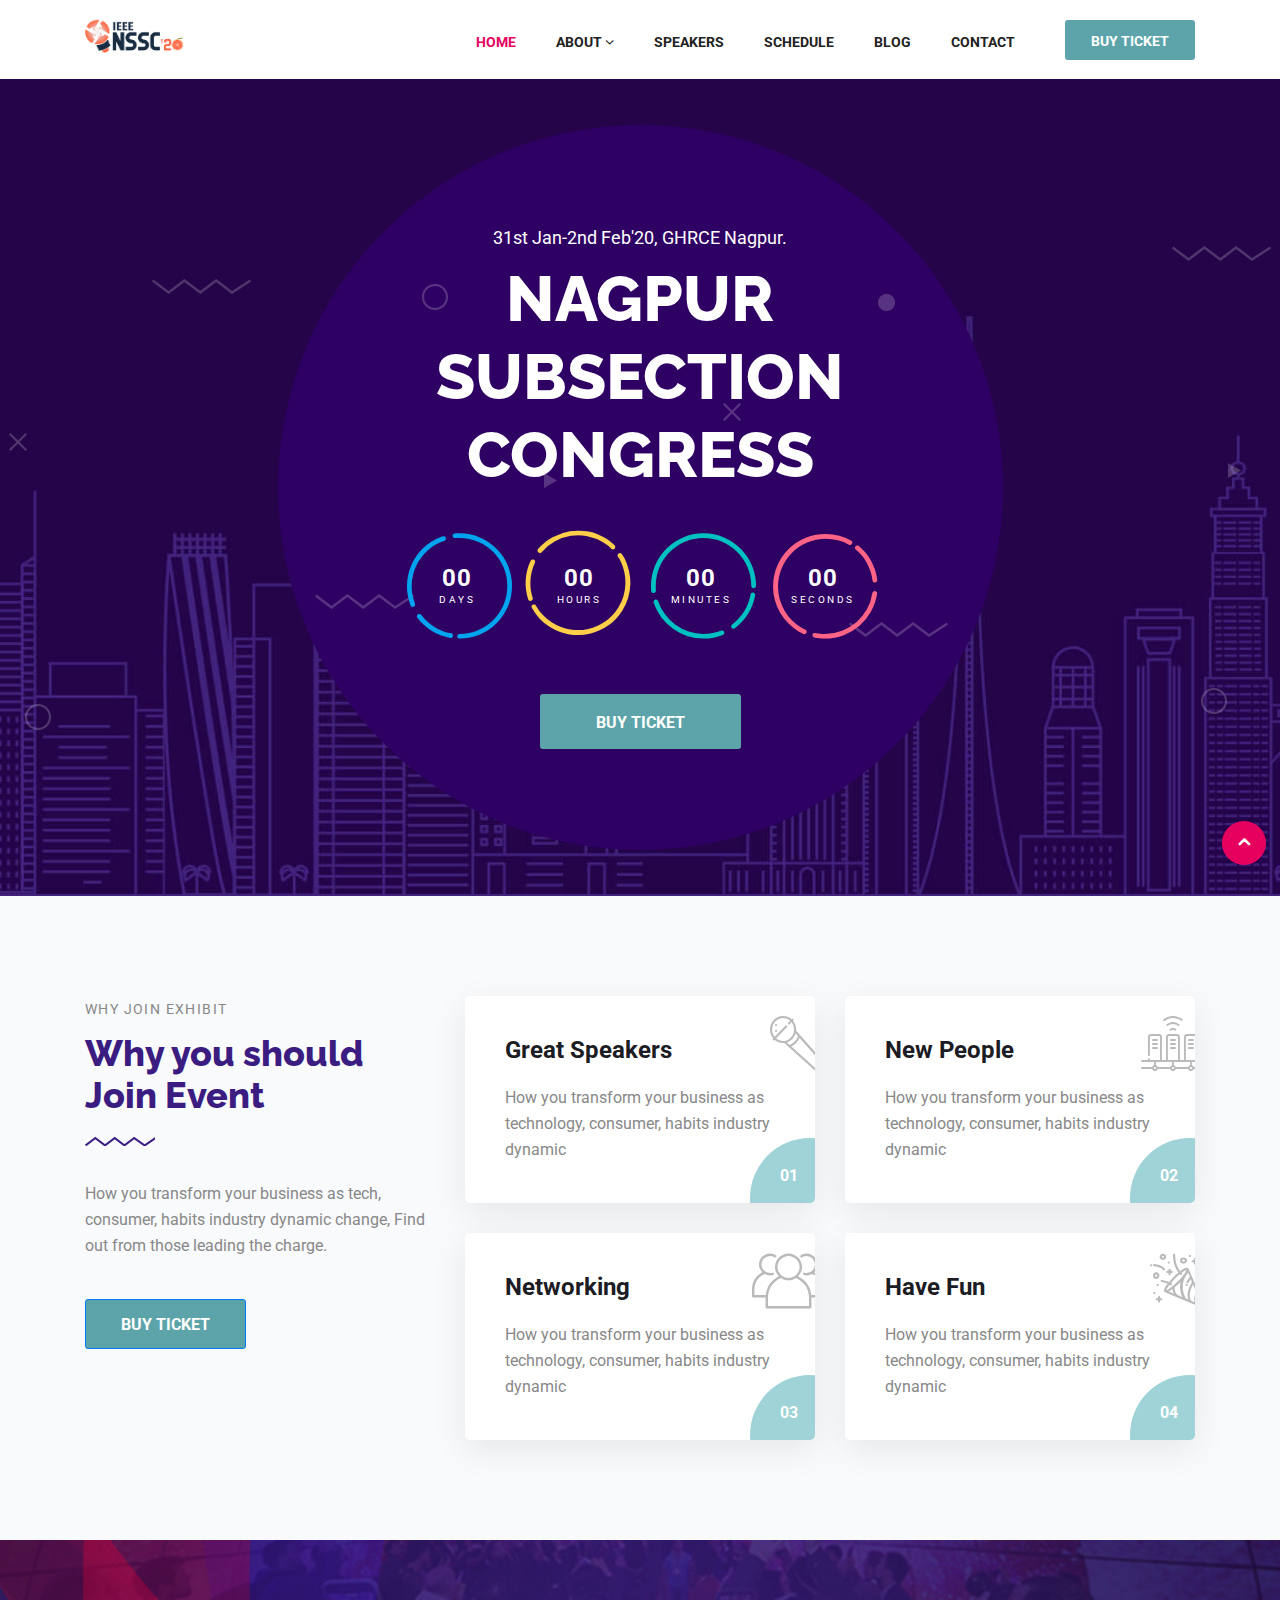
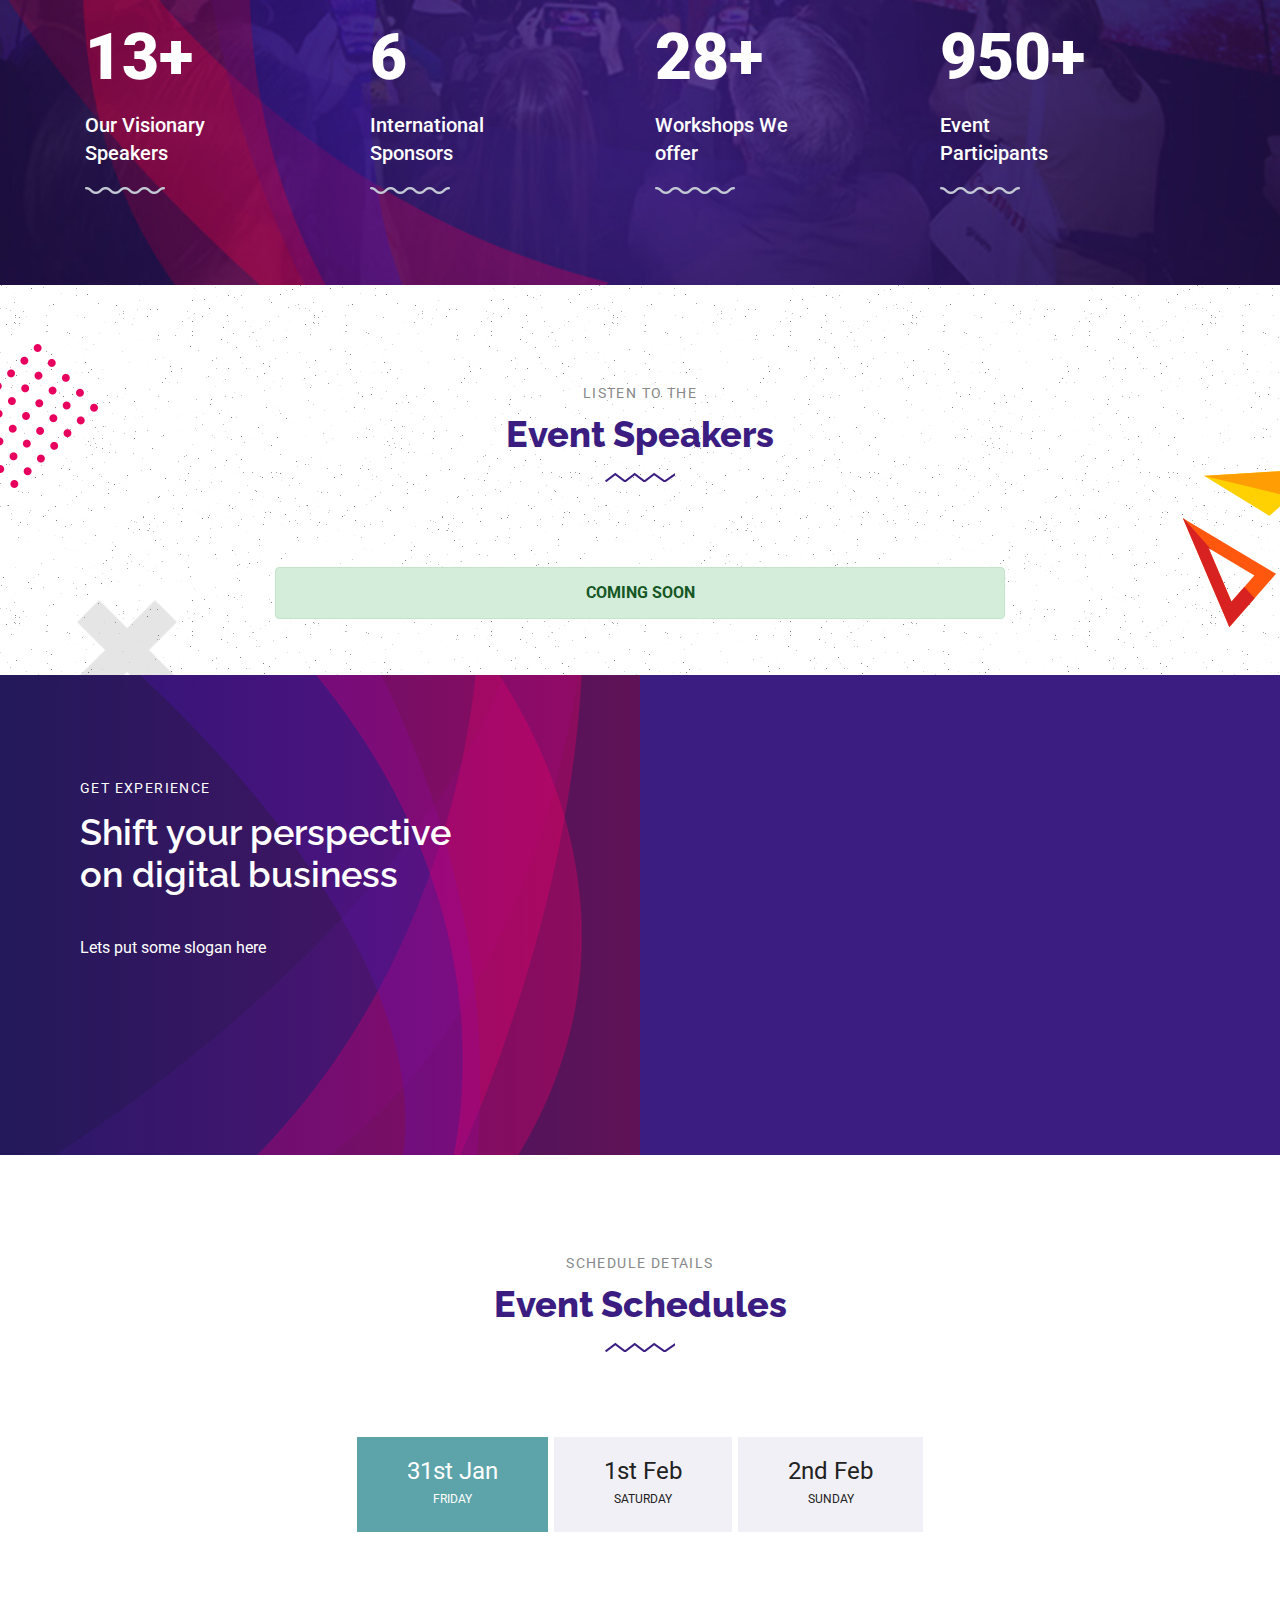
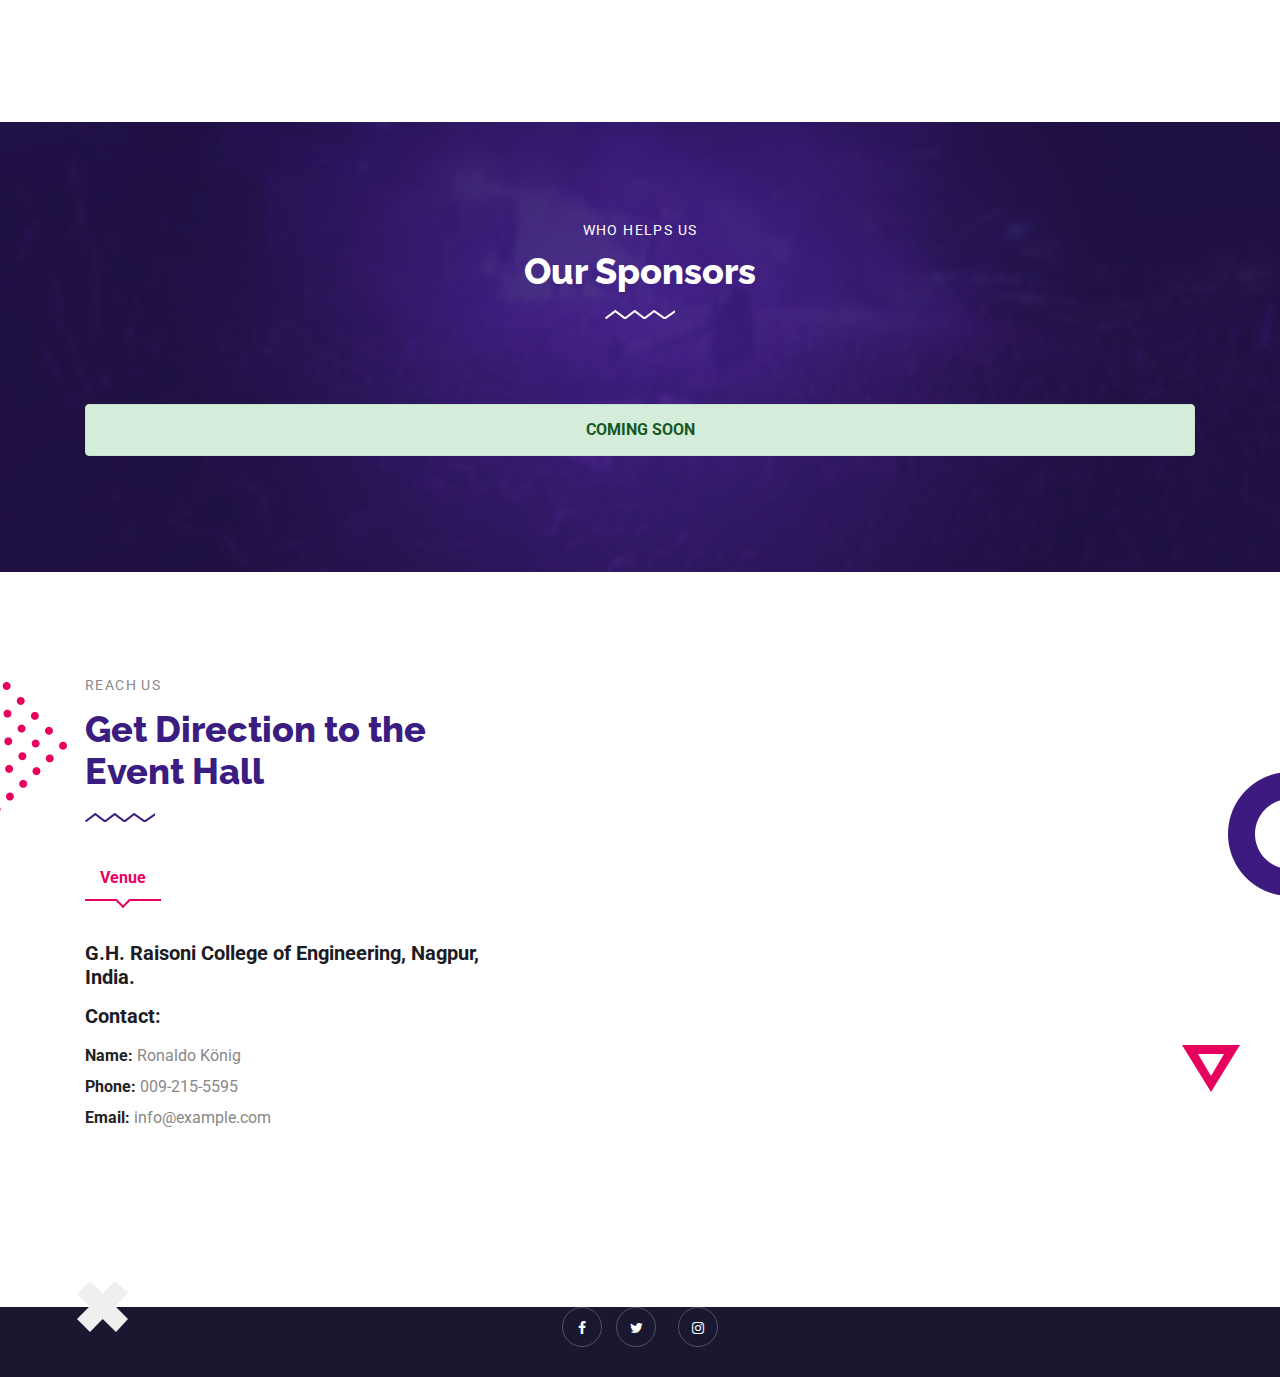
<file: index.html>
<!DOCTYPE html>
<html lang="en">
    <!-- Mirrored from demo.themewinter.com/html/exhibz/index-2.html by HTTrack Website Copier/3.x [XR&CO'2014], Sat, 21 Dec 2019 16:48:54 GMT -->
    <head>
        <!-- Basic Page Needs ================================================== -->
        <meta charset="utf-8">
        <!-- Mobile Specific Metas ================================================== -->
        <meta http-equiv="X-UA-Compatible" content="IE=edge">
        <meta name="viewport" content="width=device-width, initial-scale=1.0, user-scalable=0">
        <!-- Site Title -->
        <title>Exhibit - Conference &amp; Event HTML Template</title>
        <!-- CSS
         ================================================== -->
        <!-- Bootstrap -->
        <link rel="stylesheet" href="css/bootstrap.min.css">
        <!-- FontAwesome -->
        <link rel="stylesheet" href="css/font-awesome.min.css">
        <!-- Animation -->
        <link rel="stylesheet" href="css/animate.css">
        <!-- magnific -->
        <link rel="stylesheet" href="css/magnific-popup.css">
        <!-- carousel -->
        <link rel="stylesheet" href="css/owl.carousel.min.css">
        <!-- isotop -->
        <link rel="stylesheet" href="css/isotop.css">
        <!-- ico fonts -->
        <link rel="stylesheet" href="css/xsIcon.css">
        <!-- Template styles-->
        <link rel="stylesheet" href="css/style.css">
        <!-- Responsive styles-->
        <link rel="stylesheet" href="css/responsive.css">
        <!-- HTML5 shim and Respond.js IE8 support of HTML5 elements and media queries -->
        <!-- WARNING: Respond.js doesn't work if you view the page via file:// -->
        <!--[if lt IE 9]>
      <script src="https://oss.maxcdn.com/html5shiv/3.7.2/html5shiv.min.js"></script>
      <script src="https://oss.maxcdn.com/respond/1.4.2/respond.min.js"></script>
      <![endif]-->
    </head>
    <body>
        <div class="body-inner">
            <!-- Header start -->
            <header id="header" class="header header-classic border-info bg-white">
                <div class="container bg-white">
                    <nav class="navbar navbar-expand-lg navbar-light">
                        <!-- logo-->
                        <a class="navbar-brand" href="index.html"> <img src="images/logonew.png" alt="" style="max-width: 100px; max-height: 100px;"> </a>
                        <button class="navbar-toggler" type="button" data-toggle="collapse" data-target="#navbarNavDropdown" aria-controls="navbarNavDropdown" aria-expanded="false" aria-label="Toggle navigation">
                            <span class="navbar-toggler-icon"><i class="icon icon-menu"></i></span>
                        </button>
                        <div class="collapse navbar-collapse" id="navbarNavDropdown">
                            <ul class="navbar-nav ml-auto">
                                <li class="dropdown nav-item active">
                                    <a href="index-2.html" data-toggle="dropdown">Home</a>
                                </li>
                                <li class="dropdown nav-item">
                                    <a href="#" data-toggle="dropdown">About <i class="fa fa-angle-down"></i></a>
                                    <ul class="dropdown-menu" role="menu">
                                        <li>
                                            <a href="about-us.html">About Us</a>
                                        </li>
                                        <li>
                                            <a href="gallery.html">Gallery</a>
                                        </li>
                                        <li>
                                            <a href="faq.html">FAQ</a>
                                        </li>
                                        <li>
                                            <a href="sponsors-1.html">Sponsors</a>
                                        </li>
                                        <li>
                                            <a href="venue.html">Venue</a>
                                        </li>
                                    </ul>
                                </li>
                                <li class="nav-item dropdown">
                                    <a href="#" data-toggle="dropdown">Speakers</a>
                                </li>
                                <li class="nav-item dropdown">
                                    <a href="#" data-toggle="dropdown">Schedule</a>
                                </li>
                                <li class="nav-item dropdown">
                                    <a href="#"> Blog</a>
                                </li>
                                <li class="nav-item">
                                    <a href="contact.html">Contact</a>
                                </li>
                                <li class="header-ticket nav-item">
                                    <a class="ticket-btn btn" href="https://www.townscript.com/e/ieee-nagpur-subsection-congress-342020"> Buy  Ticket </a>
                                </li>
                            </ul>
                        </div>
                    </nav>
                </div>
                <!-- container end-->
            </header>
            <!--/ Header end -->
            <!-- banner start-->
            <section class="hero-area centerd-item">
                <div class="banner-item" style="background-image:url(images/hero_area/banner2.jpg)">
                    <div class="container">
                        <div class="row">
                            <div class="col-lg-8 mx-auto">
                                <div class="banner-content-wrap text-center">
                                    <p class="banner-info">31st Jan-2nd Feb'20, GHRCE Nagpur.</p>
                                    <h1 class="banner-title">NAGPUR SUBSECTION CONGRESS</h1>
                                    <div class="countdown">
                                        <div class="counter-item">
                                            <i class="icon icon-ring-1Asset-1 visible"></i>
                                            <span class="days">00</span>
                                            <div class="smalltext">Days</div>
                                        </div>
                                        <div class="counter-item">
                                            <i class="icon icon-ring-4Asset-3"></i>
                                            <span class="hours">00</span>
                                            <div class="smalltext">Hours</div>
                                        </div>
                                        <div class="counter-item">
                                            <i class="icon icon-ring-3Asset-2"></i>
                                            <span class="minutes">00</span>
                                            <div class="smalltext">Minutes</div>
                                        </div>
                                        <div class="counter-item">
                                            <i class="icon icon-ring-4Asset-3"></i>
                                            <span class="seconds">00</span>
                                            <div class="smalltext">Seconds</div>
                                        </div>
                                    </div>
                                    <!-- Countdown end -->
                                    <div class="banner-btn">
                                        <a href="https://www.townscript.com/e/ieee-nagpur-subsection-congress-342020" class="btn">Buy Ticket</a>
                                    </div>
                                </div>
                                <!-- Banner content wrap end -->
                            </div>
                            <!-- col end-->
                        </div>
                        <!-- row end-->
                    </div>
                    <!-- Container end -->
                </div>
            </section>
            <!-- banner end-->
            <!-- ts intro start -->
            <section class="ts-intro-item section-bg">
                <div class="container">
                    <div class="row">
                        <div class="col-lg-4 wow fadeInUp" data-wow-duration="1.5s" data-wow-delay="300ms">
                            <div class="intro-left-content">
                                <h2 class="column-title"> <span>Why Join Exhibit</span>
                        Why you should
                        Join Event </h2>
                                <p>
                        How you transform your business as tech, consumer, habits industry dynamic change, Find
                        out from those leading the charge. </p>
                                <button href="google.com" class="btn btn-outline-primary" type="button">Buy Ticket</button>
                            </div>
                        </div>
                        <!-- col end-->
                        <div class="col-lg-8">
                            <div class="row">
                                <div class="col-lg-6 wow fadeInUp" data-wow-duration="1.5s" data-wow-delay="400ms">
                                    <div class="single-intro-text mb-30">
                                        <i class="icon icon-speaker"></i>
                                        <h3 class="ts-title">Great Speakers</h3>
                                        <p>
                              How you transform your business as technology, consumer, habits industry dynamic </p>
                                        <span class="count-number">01</span>
                                    </div>
                                    <!-- single intro text end-->
                                </div>
                                <!-- col end-->
                                <div class="col-lg-6 wow fadeInUp" data-wow-duration="1.5s" data-wow-delay="500ms">
                                    <div class="single-intro-text mb-30">
                                        <i class="icon icon-netwrorking"></i>
                                        <h3 class="ts-title">New People</h3>
                                        <p>
                              How you transform your business as technology, consumer, habits industry dynamic </p>
                                        <span class="count-number">02</span>
                                    </div>
                                    <!-- single intro text end-->
                                </div>
                                <!-- col end-->
                                <div class="col-lg-6 wow fadeInUp" data-wow-duration="1.5s" data-wow-delay="600ms">
                                    <div class="single-intro-text mb-30">
                                        <i class="icon icon-people"></i>
                                        <h3 class="ts-title">Networking</h3>
                                        <p>
                              How you transform your business as technology, consumer, habits industry dynamic </p>
                                        <span class="count-number">03</span>
                                    </div>
                                    <!-- single intro text end-->
                                </div>
                                <!-- col end-->
                                <div class="col-lg-6 wow fadeInUp" data-wow-duration="1.5s" data-wow-delay="700ms">
                                    <div class="single-intro-text mb-30">
                                        <i class="icon icon-fun"></i>
                                        <h3 class="ts-title">Have Fun</h3>
                                        <p>
                              How you transform your business as technology, consumer, habits industry dynamic </p>
                                        <span class="count-number">04</span>
                                    </div>
                                    <!-- single intro text end-->
                                </div>
                                <!-- col end-->
                            </div>
                        </div>
                        <!-- col end-->
                    </div>
                    <!-- row end-->
                </div>
                <!-- container end-->
            </section>
            <!-- ts intro end-->
            <!-- ts funfact start-->
            <section class="ts-funfact" style="background-image: url(images/funfact_bg.jpg)">
                <div class="container">
                    <div class="row">
                        <div class="col-lg-3 col-md-6">
                            <div class="ts-single-funfact">
                                <h3 class="funfact-num"><span class="counterUp" data-counter="13">13</span>+</h3>
                                <h4 class="funfact-title">Our Visionary
                        Speakers</h4>
                            </div>
                        </div>
                        <!-- col end-->
                        <div class="col-lg-3 col-md-6">
                            <div class="ts-single-funfact">
                                <h3 class="funfact-num"><span class="counterUp" data-counter="6">6</span></h3>
                                <h4 class="funfact-title">International Sponsors</h4>
                            </div>
                        </div>
                        <!-- col end-->
                        <div class="col-lg-3 col-md-6">
                            <div class="ts-single-funfact">
                                <h3 class="funfact-num"><span class="counterUp" data-counter="28">28</span>+</h3>
                                <h4 class="funfact-title">Workshops
                        We offer</h4>
                            </div>
                        </div>
                        <!-- col end-->
                        <div class="col-lg-3 col-md-6">
                            <div class="ts-single-funfact">
                                <h3 class="funfact-num"><span class="counterUp" data-counter="950">950</span>+</h3>
                                <h4 class="funfact-title">Event
                        Participants</h4>
                            </div>
                        </div>
                        <!-- col end-->
                    </div>
                    <!-- row end-->
                </div>
                <!-- container end-->
            </section>
            <!-- ts funfact end-->
            <!-- ts speaker start-->
            <section id="ts-speakers" class="ts-speakers speaker-classic" style="background-image:url(images/speakers/speaker_bg.png)">
                <div class="container">
                    <div class="row" style="text-align: center;">
                        <div class="col-lg-8 mx-auto">
                            <h2 class="section-title text-center"> <span>Listen to the</span>
                     Event Speakers </h2>
                            <div class="alert alert-success"> 
                                <strong>COMING SOON</strong>
                            </div>
                        </div>
                        <!-- col end-->
                    </div>
                    <!-- row end-->
                    <div class="row"> 
                        <!-- col end-->                         
                        <!-- col end-->                         
                        <!-- col end-->                         
                        <!-- col end-->                         
                        <!-- col end-->                         
                        <!-- col end-->                         
                        <!-- col end-->                         
                        <!-- col end-->
                    </div>
                    <!-- row end-->
                </div>
                <!-- container end-->
                <!-- shap img-->
                <div class="speaker-shap">
                    <img class="shap1" src="images/shap/home_speaker_memphis1.png" alt="">
                    <img class="shap2" src="images/shap/home_speaker_memphis2.png" alt="">
                    <img class="shap3" src="images/shap/home_speaker_memphis3.png" alt="">
                </div>
                <!-- shap img end-->
            </section>
            <!-- ts speaker end-->
            <!-- ts experience start-->
            <section id="ts-experiences" class="ts-experiences">
                <div class="container-fluid">
                    <div class="row">
                        <!-- col end-->
                        <div class="col-lg-6 no-padding align-self-center">
                            <div class="ts-exp-wrap">
                                <div class="ts-exp-content">
                                    <h2 class="column-title"> <span>Get Experience</span>
                           Shift your perspective on
                           digital business </h2>
                                    <p>Lets put some slogan here</p>
                                </div>
                            </div>
                        </div>
                        <!-- col end-->
                    </div>
                    <!-- row end-->
                </div>
                <!-- container fluid end-->
            </section>
            <!-- ts experience end-->
            <!-- ts schedule start-->
            <section class="ts-schedule">
                <div class="container">
                    <div class="row">
                        <div class="col-lg-8 mx-auto">
                            <h2 class="section-title"> <span>Schedule Details</span>
                     Event Schedules </h2>
                            <div class="ts-schedule-nav">
                                <ul class="nav nav-tabs justify-content-center" role="tablist">
                                    <li class="nav-item">
                                        <a class="active" title="Click Me" href="#date1" role="tab" data-toggle="tab"> <h3>31st Jan</h3> <span>Friday</span> </a>
                                    </li>
                                    <li class="nav-item">
                                        <a class="" href="#date2" title="Click Me" role="tab" data-toggle="tab"> <h3>1st Feb</h3> <span>Saturday</span> </a>
                                    </li>
                                    <li class="nav-item">
                                        <a href="" title="Click Me" role="tab" data-toggle="tab"> <h3>2nd Feb</h3> <span>Sunday</span> </a>
                                    </li>
                                </ul>
                                <!-- Tab panes -->
                            </div>
                        </div>
                        <!-- col end-->
                    </div>
                    <!-- row end-->
                    <div class="row">
                        <div class="col-lg-12">
                            <div class="tab-content schedule-tabs schedule-tabs-item">
                                <!-- tab pane end-->
                                <div role="tabpanel" class="tab-pane" id="date3">
                                    <div class="row">
                                        <div class="col-lg-6">
                                            <div class="schedule-listing-item schedule-left">
                                                <img class="schedule-slot-speakers" src="images/speakers/speaker1.jpg" alt="">
                                                <span class="schedule-slot-time">10.30 - 11.30 AM</span>
                                                <h3 class="schedule-slot-title">Marketing Matters</h3>
                                                <h4 class="schedule-slot-name">@ Rebecca Henrikon</h4>
                                                <p>
                                    How you transform your business technolog consumer habits industry dynamics change
                                    Find out from those leading the charge How you </p>
                                            </div>
                                        </div>
                                        <!-- col end-->
                                        <div class="col-lg-6">
                                            <div class="schedule-listing-item schedule-right">
                                                <img class="schedule-slot-speakers" src="images/speakers/speaker2.jpg" alt="">
                                                <span class="schedule-slot-time">11.30 - 12.30 PM</span>
                                                <h3 class="schedule-slot-title">Reinventing Experiences</h3>
                                                <h4 class="schedule-slot-name">@ Hall Building</h4>
                                                <p>
                                    How you transform your business technolog consumer habits industry dynamics change
                                    Find out from those leading the charge How you </p>
                                            </div>
                                        </div>
                                        <!-- col end-->
                                        <div class="col-lg-6">
                                            <div class="schedule-listing-item schedule-left">
                                                <img class="schedule-slot-speakers" src="images/speakers/speaker3.jpg" alt="">
                                                <span class="schedule-slot-time">01.30 - 02.30 PM</span>
                                                <h3 class="schedule-slot-title">Cultures of Creativity</h3>
                                                <h4 class="schedule-slot-name">@ Fredric Martinsson</h4>
                                                <p>
                                    How you transform your business technolog consumer habits industry dynamics change
                                    Find out from those leading the charge How you </p>
                                            </div>
                                        </div>
                                        <!-- col end-->
                                        <div class="col-lg-6">
                                            <div class="schedule-listing-item schedule-right">
                                                <img class="schedule-slot-speakers" src="images/speakers/speaker4.jpg" alt="">
                                                <span class="schedule-slot-time">03.30 - 04.30 PM</span>
                                                <h3 class="schedule-slot-title">Human Centered Design</h3>
                                                <h4 class="schedule-slot-name">@ Henrikon Rebecca</h4>
                                                <p>
                                    How you transform your business technolog consumer habits industry dynamics change
                                    Find out from those leading the charge How you </p>
                                            </div>
                                        </div>
                                        <!-- col end-->
                                    </div>
                                    <!-- row end-->
                                    <div class="schedule-listing-btn">
                                        <a href="#" class="btn">More Details</a>
                                    </div>
                                </div>
                            </div>
                        </div>
                    </div>
                </div>
                <!-- container end-->
            </section>
            <!-- ts schedule end-->
            <!-- ts pricing start-->
            <!-- ts pricing end-->
            <!-- ts blog start-->
            <!-- ts blog end-->
            <!-- ts sponsors start-->
            <section class="ts-intro-sponsors" style="background-image: url(images/sponsors/sponsor_img.jpg)">
                <div class="container">
                    <div class="row">
                        <div class="col-lg-12">
                            <h2 class="section-title white"> <span>Who helps us</span>
                     Our Sponsors </h2>
                            <div class="alert alert-success text-center">
                                <b>COMING SOON</b>
                            </div>
                            <!-- section title end-->
                        </div>
                        <!-- col end-->
                    </div>
                    <!-- row end-->
                    <!-- row end-->
                </div>
                <!-- container end-->
            </section>
            <!-- ts sponsors end-->
            <!-- ts map direction start-->
            <section class="ts-map-direction wow fadeInUp" data-wow-duration="1.5s" data-wow-delay="400ms">
                <div class="container">
                    <div class="row">
                        <div class="col-lg-5">
                            <h2 class="column-title"> <span>Reach us</span>
                     Get Direction to the
                     Event Hall </h2>
                            <div class="ts-map-tabs">
                                <ul class="nav" role="tablist">
                                    <li class="nav-item">
                                        <a class="nav-link active" href="#profile" role="tab" data-toggle="tab">Venue</a>
                                    </li>
                                </ul>
                                <!-- Tab panes -->
                                <div class="tab-content direction-tabs">
                                    <div role="tabpanel" class="tab-pane active" id="profile">
                                        <div class="direction-tabs-content">
                                            <h3>G.H. Raisoni College of Engineering, Nagpur, India.</h3>
                                            <div class="row">
                                                <div class="col-md-6">
                                                    <div class="contact-info-box">
                                                        <h3>Contact:</h3>
                                                        <p><strong>Name:</strong> Ronaldo König</p>
                                                        <p><strong>Phone:</strong> 009-215-5595</p>
                                                        <p><strong>Email: </strong> info@example.com</p>
                                                    </div>
                                                </div>
                                                <div class="col-md-6">
</div>
                                            </div>
                                            <!-- row end-->
                                        </div>
                                        <!-- direction tabs end-->
                                    </div>
                                    <!-- tab pane end-->
                                    <div role="tabpanel" class="tab-pane fade" id="buzz">
                                        <div class="direction-tabs-content">
                                            <h3>Brighton Waterfront Hotel, Brighton, London</h3>
                                            <p class="derecttion-vanue">
                                 1Hd- 50, 010 Avenue, NY 90001<br/>
                                                   United States </p>
                                            <div class="row">
                                                <div class="col-md-6">
                                                    <div class="contact-info-box">
                                                        <h3>Tickets info </h3>
                                                        <p><strong>Name:</strong> Ronaldo König</p>
                                                        <p><strong>Phone:</strong> 009-215-5595</p>
                                                        <p><strong>Email: </strong> info@example.com</p>
                                                    </div>
                                                </div>
                                                <div class="col-md-6">
                                                    <div class="contact-info-box">
                                                        <h3>Programme Details </h3>
                                                        <p><strong>Name:</strong> Ronaldo König</p>
                                                        <p><strong>Phone:</strong> 009-215-5595</p>
                                                        <p><strong>Email: </strong> info@example.com</p>
                                                    </div>
                                                </div>
                                            </div>
                                            <!-- row end-->
                                        </div>
                                        <!-- direction tabs end-->
                                    </div>
                                    <div role="tabpanel" class="tab-pane fade" id="references">
                                        <div class="direction-tabs-content">
                                            <h3>Brighton Waterfront Hotel, Brighton, London</h3>
                                            <p class="derecttion-vanue">
                                 1Hd- 50, 010 Avenue, NY 90001<br/>
                                                   United States </p>
                                            <div class="row">
                                                <div class="col-md-6">
                                                    <div class="contact-info-box">
                                                        <h3>Tickets info </h3>
                                                        <p><strong>Name:</strong> Ronaldo König</p>
                                                        <p><strong>Phone:</strong> 009-215-5595</p>
                                                        <p><strong>Email: </strong> info@example.com</p>
                                                    </div>
                                                </div>
                                                <div class="col-md-6">
                                                    <div class="contact-info-box">
                                                        <h3>Programme Details </h3>
                                                        <p><strong>Name:</strong> Ronaldo König</p>
                                                        <p><strong>Phone:</strong> 009-215-5595</p>
                                                        <p><strong>Email: </strong> info@example.com</p>
                                                    </div>
                                                </div>
                                            </div>
                                            <!-- row end-->
                                        </div>
                                        <!-- direction tabs end-->
                                    </div>
                                </div>
                            </div>
                            <!-- map tabs end-->
                        </div>
                        <!-- col end-->
                        <div class="col-lg-6 offset-lg-1">
                            <div class="ts-map">
                                <div class="mapouter">
                                    <div class="gmap_canvas">
                                        <iframe src="https://www.google.com/maps/embed/v1/place?key=AIzaSyCX5km94pgsK64H4Btp7LS1nAoM3tAu7w0&amp;q=GHRCE%2CNagpur%2CIndia&amp;zoom=15"></iframe>
                                    </div>
                                </div>
                            </div>
                        </div>
                    </div>
                    <!-- col end-->
                </div>
                <!-- container end-->
                <div class="speaker-shap">
                    <img class="shap1" src="images/shap/Direction_memphis3.png" alt="">
                    <img class="shap2" src="images/shap/Direction_memphis2.png" alt="">
                    <img class="shap3" src="images/shap/Direction_memphis4.png" alt="">
                    <img class="shap4" src="images/shap/Direction_memphis1.png" alt="">
                </div>
            </section>
            <!-- ts map direction end-->
            <!-- ts footer area start-->
            <div class="footer-area">
                <!-- ts-book-seat start-->
                <!-- book seat  end-->
                <!-- footer start-->
                <footer class="ts-footer" style="margin: 5; padding: 0;">
                    <div class="container">
                        <div class="row">
                            <div class="col-lg-8 mx-auto">
                                <div class="ts-footer-social text-center mb-30">
                                    <ul>
                                        <li>
                                            <a href="#"><i class="fa fa-facebook"></i></a>
                                        </li>
                                        <li>
                                            <a href="#"><i class="fa fa-twitter"></i></a>
                                        </li>
                                        <li>
</li>
                                        <li>
</li>
                                        <li>
                                            <a href="#"><i class="fa fa-instagram"></i></a>
                                        </li>
                                    </ul>
                                </div>
                                <!-- footer social end-->
                                <!-- footer menu end-->
                            </div>
                        </div>
                    </div>
                </footer>
                <!-- footer end-->
                <div class="BackTo">
                    <a href="#" class="fa fa-angle-up" aria-hidden="true"></a>
                </div>
            </div>
            <!-- ts footer area end-->
            <!-- Javascript Files
            ================================================== -->
            <!-- initialize jQuery Library -->
            <script src="js/jquery.js"></script>
            <script src="js/popper.min.js"></script>
            <!-- Bootstrap jQuery -->
            <script src="js/bootstrap.min.js"></script>
            <!-- Counter -->
            <script src="js/jquery.appear.min.js"></script>
            <!-- Countdown -->
            <script src="js/jquery.jCounter.js"></script>
            <!-- magnific-popup -->
            <script src="js/jquery.magnific-popup.min.js"></script>
            <!-- carousel -->
            <script src="js/owl.carousel.min.js"></script>
            <!-- Waypoints -->
            <script src="js/wow.min.js"></script>
            <!-- isotop -->
            <script src="js/isotope.pkgd.min.js"></script>
            <!-- Template custom -->
            <script src="js/main.js"></script>
        </div>
        <!-- Body inner end -->
    </body>
    <!-- Mirrored from demo.themewinter.com/html/exhibz/index-2.html by HTTrack Website Copier/3.x [XR&CO'2014], Sat, 21 Dec 2019 16:51:10 GMT -->
</html>
</file>
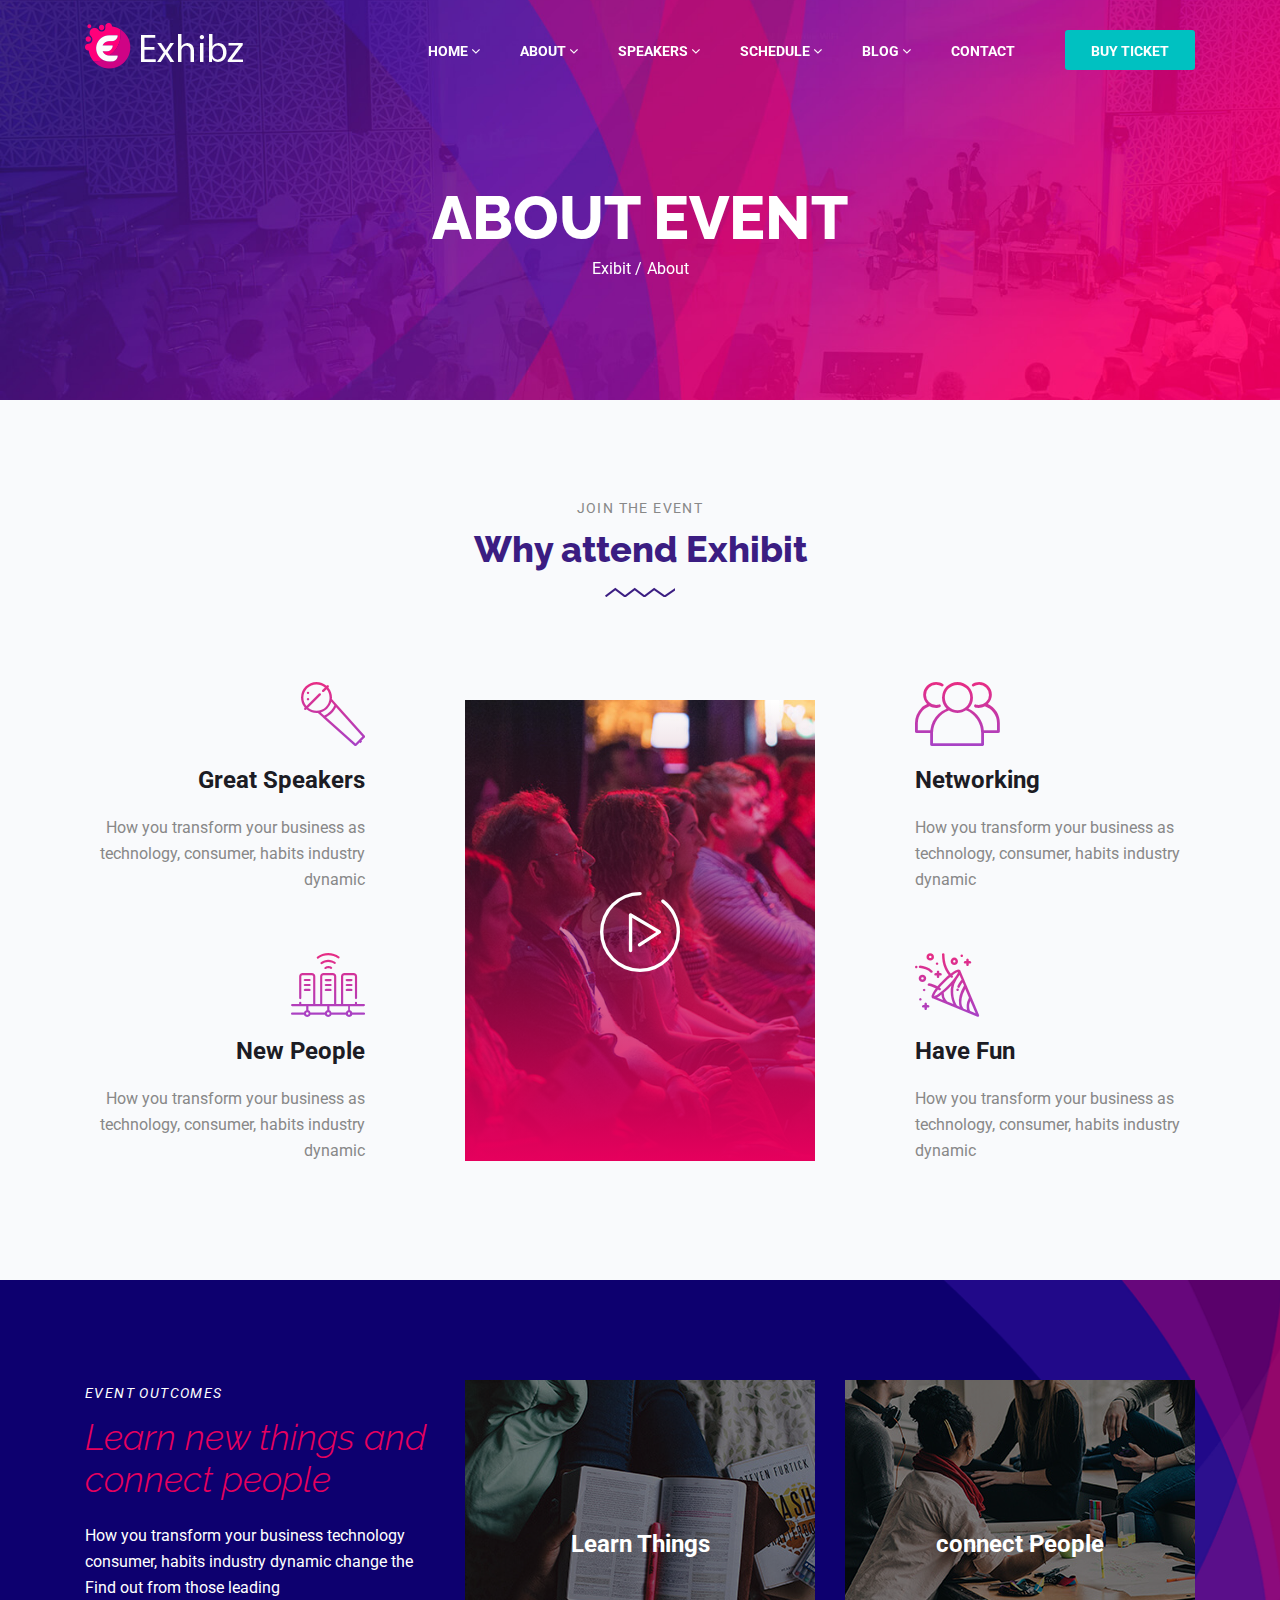
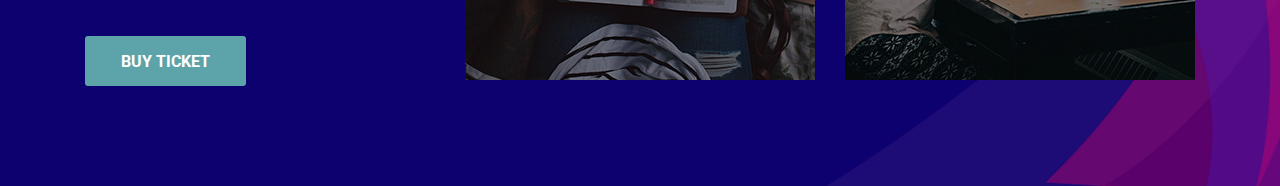
<file: about-us.html>
<!DOCTYPE html>
<html lang="en">
    <!-- Mirrored from demo.themewinter.com/html/exhibz/about-us.html by HTTrack Website Copier/3.x [XR&CO'2014], Sat, 21 Dec 2019 16:54:11 GMT -->
    <head>
        <!-- Basic Page Needs ================================================== -->
        <meta charset="utf-8">
        <!-- Mobile Specific Metas ================================================== -->
        <meta http-equiv="X-UA-Compatible" content="IE=edge">
        <meta name="viewport" content="width=device-width, initial-scale=1.0, user-scalable=0">
        <!-- Site Title -->
        <title>Exhibit - Conference &amp; Event HTML Template</title>
        <!-- CSS
         ================================================== -->
        <!-- Bootstrap -->
        <link rel="stylesheet" href="css/bootstrap.min.css">
        <!-- FontAwesome -->
        <link rel="stylesheet" href="css/font-awesome.min.css">
        <!-- Animation -->
        <link rel="stylesheet" href="css/animate.css">
        <!-- magnific -->
        <link rel="stylesheet" href="css/magnific-popup.css">
        <!-- carousel -->
        <link rel="stylesheet" href="css/owl.carousel.min.css">
        <!-- isotop -->
        <link rel="stylesheet" href="css/isotop.css">
        <!-- ico fonts -->
        <link rel="stylesheet" href="css/xsIcon.css">
        <!-- Template styles-->
        <link rel="stylesheet" href="css/style.css">
        <!-- Responsive styles-->
        <link rel="stylesheet" href="css/responsive.css">
        <!-- HTML5 shim and Respond.js IE8 support of HTML5 elements and media queries -->
        <!-- WARNING: Respond.js doesn't work if you view the page via file:// -->
        <!--[if lt IE 9]>
      <script src="https://oss.maxcdn.com/html5shiv/3.7.2/html5shiv.min.js"></script>
      <script src="https://oss.maxcdn.com/respond/1.4.2/respond.min.js"></script>
      <![endif]-->
    </head>
    <body>
        <div class="body-inner">
            <!-- Header start -->
            <header id="header" class="header header-transparent">
                <div class="container">
                    <nav class="navbar navbar-expand-lg navbar-light">
                        <!-- logo-->
                        <a class="navbar-brand" href="index.html"> <img src="images/logos/logo.png" alt=""> </a>
                        <button class="navbar-toggler" type="button" data-toggle="collapse" data-target="#navbarNavDropdown" aria-controls="navbarNavDropdown" aria-expanded="false" aria-label="Toggle navigation">
                            <span class="navbar-toggler-icon"><i class="icon icon-menu"></i></span>
                        </button>
                        <div class="collapse navbar-collapse" id="navbarNavDropdown">
                            <ul class="navbar-nav ml-auto">
                                <li class="dropdown nav-item active">
                                    <a href="#" class="" data-toggle="dropdown">Home <i class="fa fa-angle-down"></i></a>
                                    <ul class="dropdown-menu" role="menu">
                                        <li>
                                            <a href="index.html">Home One</a>
                                        </li>
                                        <li>
                                            <a href="index-2.html">Home Two</a>
                                        </li>
                                        <li>
                                            <a href="index-3.html">Home Three</a>
                                        </li>
                                        <li>
                                            <a href="index-4.html">Home Four</a>
                                        </li>
                                        <li>
                                            <a href="index-5.html">Home Five</a>
                                        </li>
                                        <li>
                                            <a href="index-6.html">Home Six</a>
                                        </li>
                                        <li>
                                            <a href="index-7.html">Home Seven</a>
                                        </li>
                                    </ul>
                                </li>
                                <li class="dropdown nav-item">
                                    <a href="#" class="" data-toggle="dropdown">About <i class="fa fa-angle-down"></i></a>
                                    <ul class="dropdown-menu" role="menu">
                                        <li>
                                            <a href="about-us.html">About Us</a>
                                        </li>
                                        <li>
                                            <a href="gallery.html">Gallery</a>
                                        </li>
                                        <li>
                                            <a href="faq.html">FAQ</a>
                                        </li>
                                        <li>
                                            <a href="pricing.html">Pricing Table</a>
                                        </li>
                                        <li>
                                            <a href="sponsors-1.html">Sponsors</a>
                                        </li>
                                        <li>
                                            <a href="venue.html">Venue</a>
                                        </li>
                                        <li>
                                            <a href="404.html">Erro Page</a>
                                        </li>
                                    </ul>
                                </li>
                                <li class="nav-item dropdown">
                                    <a href="#" class="" data-toggle="dropdown">Speakers <i class="fa fa-angle-down"></i></a>
                                    <ul class="dropdown-menu" role="menu">
                                        <li>
                                            <a href="speakers-1.html">Speakers-1</a>
                                        </li>
                                        <li>
                                            <a href="speakers-2.html">Speakers-2</a>
                                        </li>
                                    </ul>
                                </li>
                                <li class="nav-item dropdown">
                                    <a href="#" class="" data-toggle="dropdown">Schedule <i class="fa fa-angle-down"></i></a>
                                    <ul class="dropdown-menu" role="menu">
                                        <li>
                                            <a href="schedule-list.html">Schedule List</a>
                                        </li>
                                        <li>
                                            <a href="schedule-tab-1.html">Schedule Tab 1</a>
                                        </li>
                                        <li>
                                            <a href="schedule-tab-2.html">Schedule Tab 2</a>
                                        </li>
                                    </ul>
                                </li>
                                <li class="nav-item dropdown">
                                    <a href="#"> Blog <i class="fa fa-angle-down"></i></a>
                                    <ul class="dropdown-menu" role="menu">
                                        <li>
                                            <a href="blog.html">Blog</a>
                                        </li>
                                        <li>
                                            <a href="news-single.html">Blog Details</a>
                                        </li>
                                    </ul>
                                </li>
                                <li class="nav-item">
                                    <a href="contact.html">Contact</a>
                                </li>
                                <li class="header-ticket nav-item">
                                    <a class="ticket-btn btn" href="pricing.html"> Buy Ticket </a>
                                </li>
                            </ul>
                        </div>
                    </nav>
                </div>
                <!-- container end-->
            </header>
            <!--/ Header end -->
            <div id="page-banner-area" class="page-banner-area" style="background-image:url(images/hero_area/banner_bg.jpg)">
                <!-- Subpage title start -->
                <div class="page-banner-title">
                    <div class="text-center">
                        <h2>About Event</h2>
                        <ol class="breadcrumb">
                            <li>
                                <a href="#">Exibit /</a>
                            </li>
                            <li>
                                About
</li>
                        </ol>
                    </div>
                </div>
                <!-- Subpage title end -->
            </div>
            <!-- Page Banner end -->
            <!-- ts intro start -->
            <section class="ts-about-intro section-bg">
                <div class="container">
                    <div class="row">
                        <div class="col-lg-12">
                            <h2 class="section-title"> <span>Join The Event</span>
							Why attend Exhibit </h2>
                        </div>
                        <!-- section title end-->
                    </div>
                    <!-- col end-->
                    <div class="row">
                        <div class="col-lg-4">
                            <div class="about-intro-text text-right mb-60 mr-70">
                                <i class="icon-speaker"></i>
                                <h3 class="ts-title">Great Speakers</h3>
                                <p>
								How you transform your business as technology, consumer, habits industry dynamic </p>
                            </div>
                            <!-- single intro text end-->
                            <div class="about-intro-text text-right mr-70">
                                <i class="icon-netwrorking"></i>
                                <h3 class="ts-title">New People</h3>
                                <p>
								How you transform your business as technology, consumer, habits industry dynamic </p>
                            </div>
                            <!-- single intro text end-->
                            <div class="border-shap left"></div>
                        </div>
                        <!-- col end-->
                        <div class="col-lg-4 align-self-center">
                            <div class="about-video">
                                <img class="img-fluid" src="images/about/about_img.jpg" alt="">
                                <a href="https://www.youtube.com/watch?v=Bey4XXJAqS8" class="video-btn ts-video-popup"><i class="icon icon-play"></i></a>
                            </div>
                            <!-- entro video end-->
                        </div>
                        <!-- col end-->
                        <div class="col-lg-4">
                            <div class="about-intro-text mb-60 ml-70">
                                <i class="icon-people"></i>
                                <h3 class="ts-title">Networking</h3>
                                <p>
								How you transform your business as technology, consumer, habits industry dynamic </p>
                            </div>
                            <!-- single intro text end-->
                            <div class="about-intro-text ml-70">
                                <i class="icon-fun"></i>
                                <h3 class="ts-title">Have Fun</h3>
                                <p>
								How you transform your business as technology, consumer, habits industry dynamic </p>
                            </div>
                            <!-- single intro text end-->
                            <div class="border-shap left"></div>
                        </div>
                        <!-- col end-->
                    </div>
                    <!-- row end-->
                </div>
                <!-- container end-->
            </section>
            <!-- ts intro end-->
            <section class="ts-event-outcome">
                <div class="container">
                    <div class="row">
                        <div class="col-lg-4">
                            <div class="">
                                <div class="outcome-content ts-exp-content">
                                    <h2 class="column-title"> <span>Event Outcomes</span>
									Learn new things and
									connect people </h2>
                                    <p class="text-white">
									How you transform your business technology consumer, habits industry dynamic change the Find
									out from those leading </p>
                                    <a href="#" class="btn">Buy Ticket</a>
                                </div>
                            </div>
                        </div>
                        <div class="col-lg-4">
                            <div class="outcome-content">
                                <div class="outcome-img overlay">
                                    <img class="" src="images/about/learn_img.jpg" alt="">
                                </div>
                                <h3 class="img-title text-white">Learn Things</h3>
                            </div>
                        </div>
                        <div class="col-lg-4">
                            <div class="outcome-content">
                                <div class="outcome-img overlay">
                                    <img class="" src="images/about/connect_img.jpg" alt="">
                                </div>
                                <h3 class="img-title text-white">connect People</h3>
                            </div>
                        </div>
                    </div>
                </div>
            </section>
            <!-- ts speaker start-->
            <!-- ts speaker end-->
            <!-- Sponsors end -->
            <!-- ts map direction start-->
            <!-- ts map direction end-->
            <!-- ts footer area start-->
            <!-- ts footer area end-->
            <!-- Javascript Files
            ================================================== -->
            <!-- initialize jQuery Library -->
            <script src="js/jquery.js"></script>
            <script src="js/popper.min.js"></script>
            <!-- Bootstrap jQuery -->
            <script src="js/bootstrap.min.js"></script>
            <!-- Counter -->
            <script src="js/jquery.appear.min.js"></script>
            <!-- Countdown -->
            <script src="js/jquery.jCounter.js"></script>
            <!-- magnific-popup -->
            <script src="js/jquery.magnific-popup.min.js"></script>
            <!-- carousel -->
            <script src="js/owl.carousel.min.js"></script>
            <!-- Waypoints -->
            <script src="js/wow.min.js"></script>
            <!-- isotop -->
            <script src="js/isotope.pkgd.min.js"></script>
            <!-- Template custom -->
            <script src="js/main.js"></script>
        </div>
        <!-- Body inner end -->
    </body>
    <!-- Mirrored from demo.themewinter.com/html/exhibz/about-us.html by HTTrack Website Copier/3.x [XR&CO'2014], Sat, 21 Dec 2019 16:54:12 GMT -->
</html>
</file>
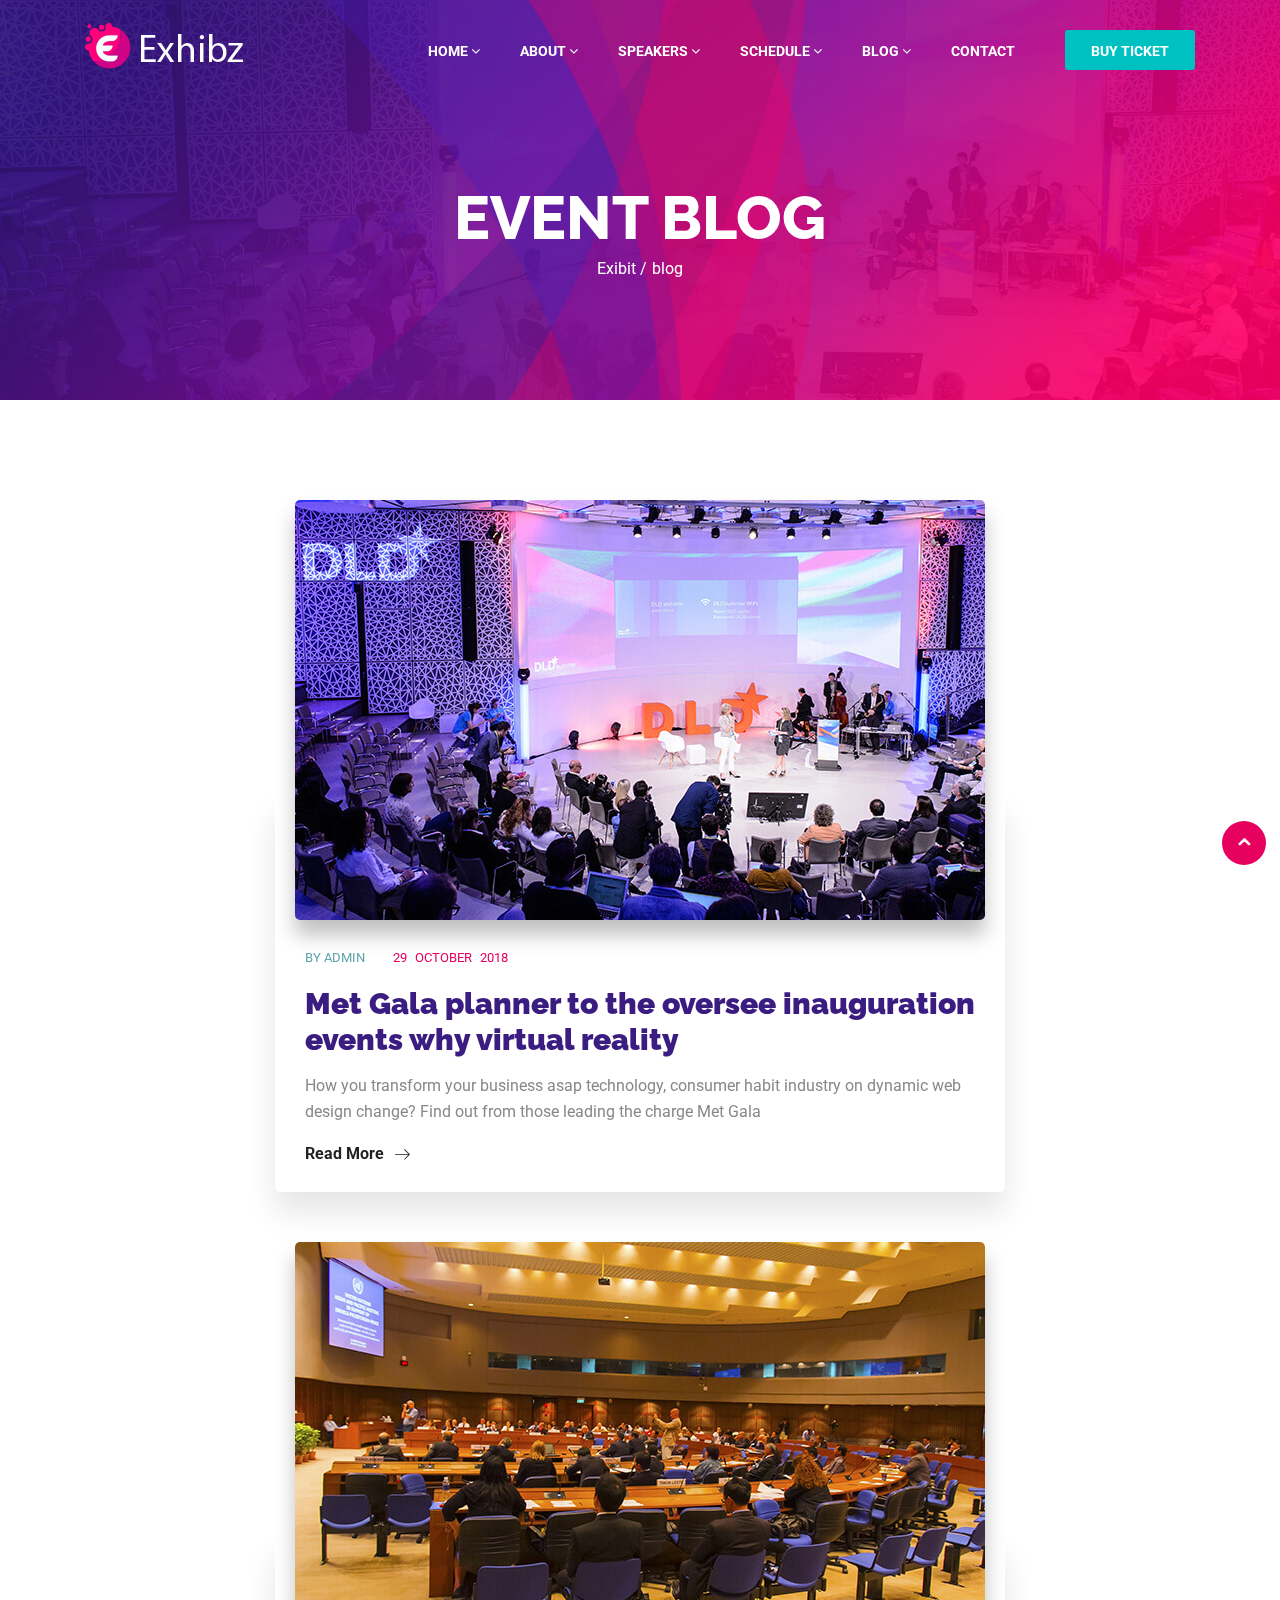
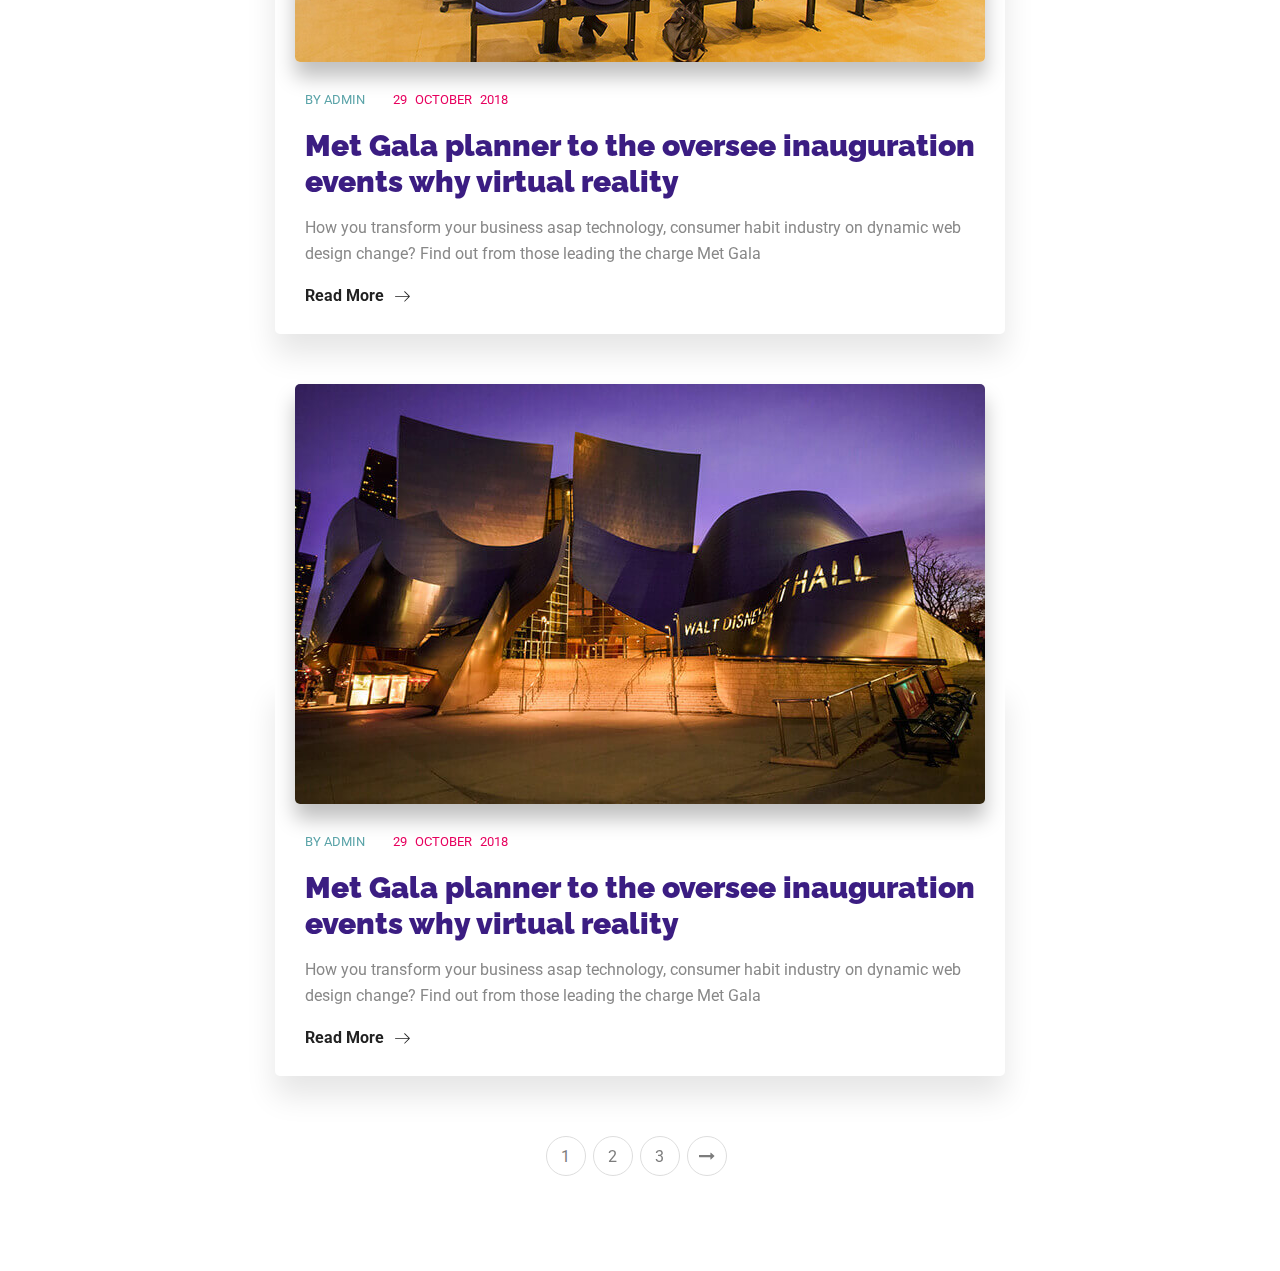
<file: blog.html>
<!DOCTYPE html>
<html lang="en">
    <!-- Mirrored from demo.themewinter.com/html/exhibz/blog.html by HTTrack Website Copier/3.x [XR&CO'2014], Sat, 21 Dec 2019 16:54:50 GMT -->
    <head>
        <!-- Basic Page Needs ================================================== -->
        <meta charset="utf-8">
        <!-- Mobile Specific Metas ================================================== -->
        <meta http-equiv="X-UA-Compatible" content="IE=edge">
        <meta name="viewport" content="width=device-width, initial-scale=1.0, user-scalable=0">
        <!-- Site Title -->
        <title>Exhibit - Conference &amp; Event HTML Template</title>
        <!-- CSS
         ================================================== -->
        <!-- Bootstrap -->
        <link rel="stylesheet" href="css/bootstrap.min.css">
        <!-- FontAwesome -->
        <link rel="stylesheet" href="css/font-awesome.min.css">
        <!-- Animation -->
        <link rel="stylesheet" href="css/animate.css">
        <!-- magnific -->
        <link rel="stylesheet" href="css/magnific-popup.css">
        <!-- carousel -->
        <link rel="stylesheet" href="css/owl.carousel.min.css">
        <!-- isotop -->
        <link rel="stylesheet" href="css/isotop.css">
        <!-- ico fonts -->
        <link rel="stylesheet" href="css/xsIcon.css">
        <!-- Template styles-->
        <link rel="stylesheet" href="css/style.css">
        <!-- Responsive styles-->
        <link rel="stylesheet" href="css/responsive.css">
        <!-- HTML5 shim and Respond.js IE8 support of HTML5 elements and media queries -->
        <!-- WARNING: Respond.js doesn't work if you view the page via file:// -->
        <!--[if lt IE 9]>
      <script src="https://oss.maxcdn.com/html5shiv/3.7.2/html5shiv.min.js"></script>
      <script src="https://oss.maxcdn.com/respond/1.4.2/respond.min.js"></script>
      <![endif]-->
    </head>
    <body>
        <div class="body-inner">
            <!-- Header start -->
            <header id="header" class="header header-transparent">
                <div class="container">
                    <nav class="navbar navbar-expand-lg navbar-light">
                        <!-- logo-->
                        <a class="navbar-brand" href="index.html"> <img src="images/logos/logo.png" alt=""> </a>
                        <button class="navbar-toggler" type="button" data-toggle="collapse" data-target="#navbarNavDropdown" aria-controls="navbarNavDropdown" aria-expanded="false" aria-label="Toggle navigation">
                            <span class="navbar-toggler-icon"><i class="icon icon-menu"></i></span>
                        </button>
                        <div class="collapse navbar-collapse" id="navbarNavDropdown">
                            <ul class="navbar-nav ml-auto">
                                <li class="dropdown nav-item active">
                                    <a href="#" class="" data-toggle="dropdown">Home <i class="fa fa-angle-down"></i></a>
                                    <ul class="dropdown-menu" role="menu">
                                        <li>
                                            <a href="index.html">Home One</a>
                                        </li>
                                        <li>
                                            <a href="index-2.html">Home Two</a>
                                        </li>
                                        <li>
                                            <a href="index-3.html">Home Three</a>
                                        </li>
                                        <li>
                                            <a href="index-4.html">Home Four</a>
                                        </li>
                                        <li>
                                            <a href="index-5.html">Home Five</a>
                                        </li>
                                        <li>
                                            <a href="index-6.html">Home Six</a>
                                        </li>
                                        <li>
                                            <a href="index-7.html">Home Seven</a>
                                        </li>
                                    </ul>
                                </li>
                                <li class="dropdown nav-item">
                                    <a href="#" class="" data-toggle="dropdown">About <i class="fa fa-angle-down"></i></a>
                                    <ul class="dropdown-menu" role="menu">
                                        <li>
                                            <a href="about-us.html">About Us</a>
                                        </li>
                                        <li>
                                            <a href="gallery.html">Gallery</a>
                                        </li>
                                        <li>
                                            <a href="faq.html">FAQ</a>
                                        </li>
                                        <li>
                                            <a href="pricing.html">Pricing Table</a>
                                        </li>
                                        <li>
                                            <a href="sponsors-1.html">Sponsors</a>
                                        </li>
                                        <li>
                                            <a href="venue.html">Venue</a>
                                        </li>
                                        <li>
                                            <a href="404.html">Erro Page</a>
                                        </li>
                                    </ul>
                                </li>
                                <li class="nav-item dropdown">
                                    <a href="#" class="" data-toggle="dropdown">Speakers <i class="fa fa-angle-down"></i></a>
                                    <ul class="dropdown-menu" role="menu">
                                        <li>
                                            <a href="speakers-1.html">Speakers-1</a>
                                        </li>
                                        <li>
                                            <a href="speakers-2.html">Speakers-2</a>
                                        </li>
                                    </ul>
                                </li>
                                <li class="nav-item dropdown">
                                    <a href="#" class="" data-toggle="dropdown">Schedule <i class="fa fa-angle-down"></i></a>
                                    <ul class="dropdown-menu" role="menu">
                                        <li>
                                            <a href="schedule-list.html">Schedule List</a>
                                        </li>
                                        <li>
                                            <a href="schedule-tab-1.html">Schedule Tab 1</a>
                                        </li>
                                        <li>
                                            <a href="schedule-tab-2.html">Schedule Tab 2</a>
                                        </li>
                                    </ul>
                                </li>
                                <li class="nav-item dropdown">
                                    <a href="#"> Blog <i class="fa fa-angle-down"></i></a>
                                    <ul class="dropdown-menu" role="menu">
                                        <li>
                                            <a href="blog.html">Blog</a>
                                        </li>
                                        <li>
                                            <a href="news-single.html">Blog Details</a>
                                        </li>
                                    </ul>
                                </li>
                                <li class="nav-item">
                                    <a href="contact.html">Contact</a>
                                </li>
                                <li class="header-ticket nav-item">
                                    <a class="ticket-btn btn" href="pricing.html"> Buy  Ticket </a>
                                </li>
                            </ul>
                        </div>
                    </nav>
                </div>
                <!-- container end-->
            </header>
            <!--/ Header end -->
            <div id="page-banner-area" class="page-banner-area" style="background-image:url(images/hero_area/banner_bg.jpg)">
                <!-- Subpage title start -->
                <div class="page-banner-title">
                    <div class="text-center">
                        <h2>Event Blog</h2>
                        <ol class="breadcrumb">
                            <li>
                                <a href="#">Exibit /</a>
                            </li>
                            <li>
                                blog
</li>
                        </ol>
                    </div>
                </div>
                <!-- Subpage title end -->
            </div>
            <!-- Page Banner end -->
            <section id="main-container" class="main-container">
                <div class="container">
                    <div class="row">
                        <div class="col-lg-8 col-md-8 col-sm-12 mx-auto">
                            <div class="post">
                                <div class="post-media post-image">
                                    <a href="#"><img src="images/blog/blog1.jpg" class="img-fluid" alt=""></a>
                                </div>
                                <div class="post-body">
                                    <div class="post-meta">
                                        <span class="post-author"> <a href="#">BY Admin</a> </span>
                                        <div class="post-meta-date">
                                            <span class="day">29</span>
                                            <span class="month">October</span>
                                            <span class="year">2018</span>
                                        </div>
                                    </div>
                                    <div class="entry-header">
                                        <h2 class="entry-title"> <a href="#">Met Gala planner to the oversee inauguration 
													events why virtual reality</a> </h2>
                                    </div>
                                    <!-- header end -->
                                    <div class="entry-content">
                                        <p>How you transform your business asap technology, consumer habit industry on dynamic web
                              design change? Find out from those leading the charge Met Gala</p>
                                    </div>
                                    <div class="post-footer">
                                        <a href="news-single.html" class="btn-link">Read More <i class="icon icon-arrow-right"></i></a>
                                    </div>
                                </div>
                                <!-- post-body end -->
                            </div>
                            <!-- 1st post end -->
                            <div class="post">
                                <div class="post-media post-image">
                                    <a href="#"><img src="images/blog/blog2.jpg" class="img-fluid" alt=""></a>
                                </div>
                                <div class="post-body">
                                    <div class="post-meta">
                                        <span class="post-author"> <a href="#">BY Admin</a> </span>
                                        <div class="post-meta-date">
                                            <span class="day">29</span>
                                            <span class="month">October</span>
                                            <span class="year">2018</span>
                                        </div>
                                    </div>
                                    <div class="entry-header">
                                        <h2 class="entry-title"> <a href="#">Met Gala planner to the oversee inauguration 
														events why virtual reality</a> </h2>
                                    </div>
                                    <!-- header end -->
                                    <div class="entry-content">
                                        <p>How you transform your business asap technology, consumer habit industry on dynamic web
                              design change? Find out from those leading the charge Met Gala</p>
                                    </div>
                                    <div class="post-footer">
                                        <a href="news-single.html" class="btn-link">Read More <i class="icon icon-arrow-right"></i></a>
                                    </div>
                                </div>
                                <!-- post-body end -->
                            </div>
                            <!-- 2nd post end -->
                            <div class="post">
                                <div class="post-media post-image">
                                    <a href="#"><img src="images/blog/blog3.jpg" class="img-fluid" alt=""></a>
                                </div>
                                <div class="post-body">
                                    <div class="post-meta">
                                        <span class="post-author"> <a href="#">BY Admin</a> </span>
                                        <div class="post-meta-date">
                                            <span class="day">29</span>
                                            <span class="month">October</span>
                                            <span class="year">2018</span>
                                        </div>
                                    </div>
                                    <div class="entry-header">
                                        <h2 class="entry-title"> <a href="#">Met Gala planner to the oversee inauguration 
															events why virtual reality</a> </h2>
                                    </div>
                                    <!-- header end -->
                                    <div class="entry-content">
                                        <p>How you transform your business asap technology, consumer habit industry on dynamic web
                              design change? Find out from those leading the charge Met Gala</p>
                                    </div>
                                    <div class="post-footer">
                                        <a href="news-single.html" class="btn-link">Read More <i class="icon icon-arrow-right"></i></a>
                                    </div>
                                </div>
                                <!-- post-body end -->
                            </div>
                            <!-- 3rd post end -->
                            <div class="pages mt-60">
                                <nav aria-label="Page navigation ">
                                    <ul class="pagination mx-auto">
                                        <li class="page-item">
                                            <a class="page-link" href="#">1</a>
                                        </li>
                                        <li class="page-item">
                                            <a class="page-link" href="#">2</a>
                                        </li>
                                        <li class="page-item">
                                            <a class="page-link" href="#">3</a>
                                        </li>
                                        <li class="page-item">
                                            <a class="page-link" href="#"><i class="fa fa-long-arrow-right"></i></a>
                                        </li>
                                    </ul>
                                </nav>
                            </div>
                        </div>
                        <!-- Content Col end -->
                    </div>
                    <!-- Main row end -->
                </div>
                <!-- Container end -->
            </section>
            <!-- Main container end -->
            <!-- ts footer area start-->
            <div class="footer-area">
                <!-- ts-book-seat start-->
                <!-- book seat  end-->
                <!-- footer start-->
                <!-- footer end-->
                <div class="BackTo">
                    <a href="#" class="fa fa-angle-up" aria-hidden="true"></a>
                </div>
            </div>
            <!-- ts footer area end-->
            <!-- Javascript Files
            ================================================== -->
            <!-- initialize jQuery Library -->
            <script src="js/jquery.js"></script>
            <script src="js/popper.min.js"></script>
            <!-- Bootstrap jQuery -->
            <script src="js/bootstrap.min.js"></script>
            <!-- Counter -->
            <script src="js/jquery.appear.min.js"></script>
            <!-- Countdown -->
            <script src="js/jquery.jCounter.js"></script>
            <!-- magnific-popup -->
            <script src="js/jquery.magnific-popup.min.js"></script>
            <!-- carousel -->
            <script src="js/owl.carousel.min.js"></script>
            <!-- Waypoints -->
            <script src="js/wow.min.js"></script>
            <!-- isotop -->
            <script src="js/isotope.pkgd.min.js"></script>
            <!-- Template custom -->
            <script src="js/main.js"></script>
        </div>
        <!-- Body inner end -->
    </body>
    <!-- Mirrored from demo.themewinter.com/html/exhibz/blog.html by HTTrack Website Copier/3.x [XR&CO'2014], Sat, 21 Dec 2019 16:54:50 GMT -->
</html>
</file>
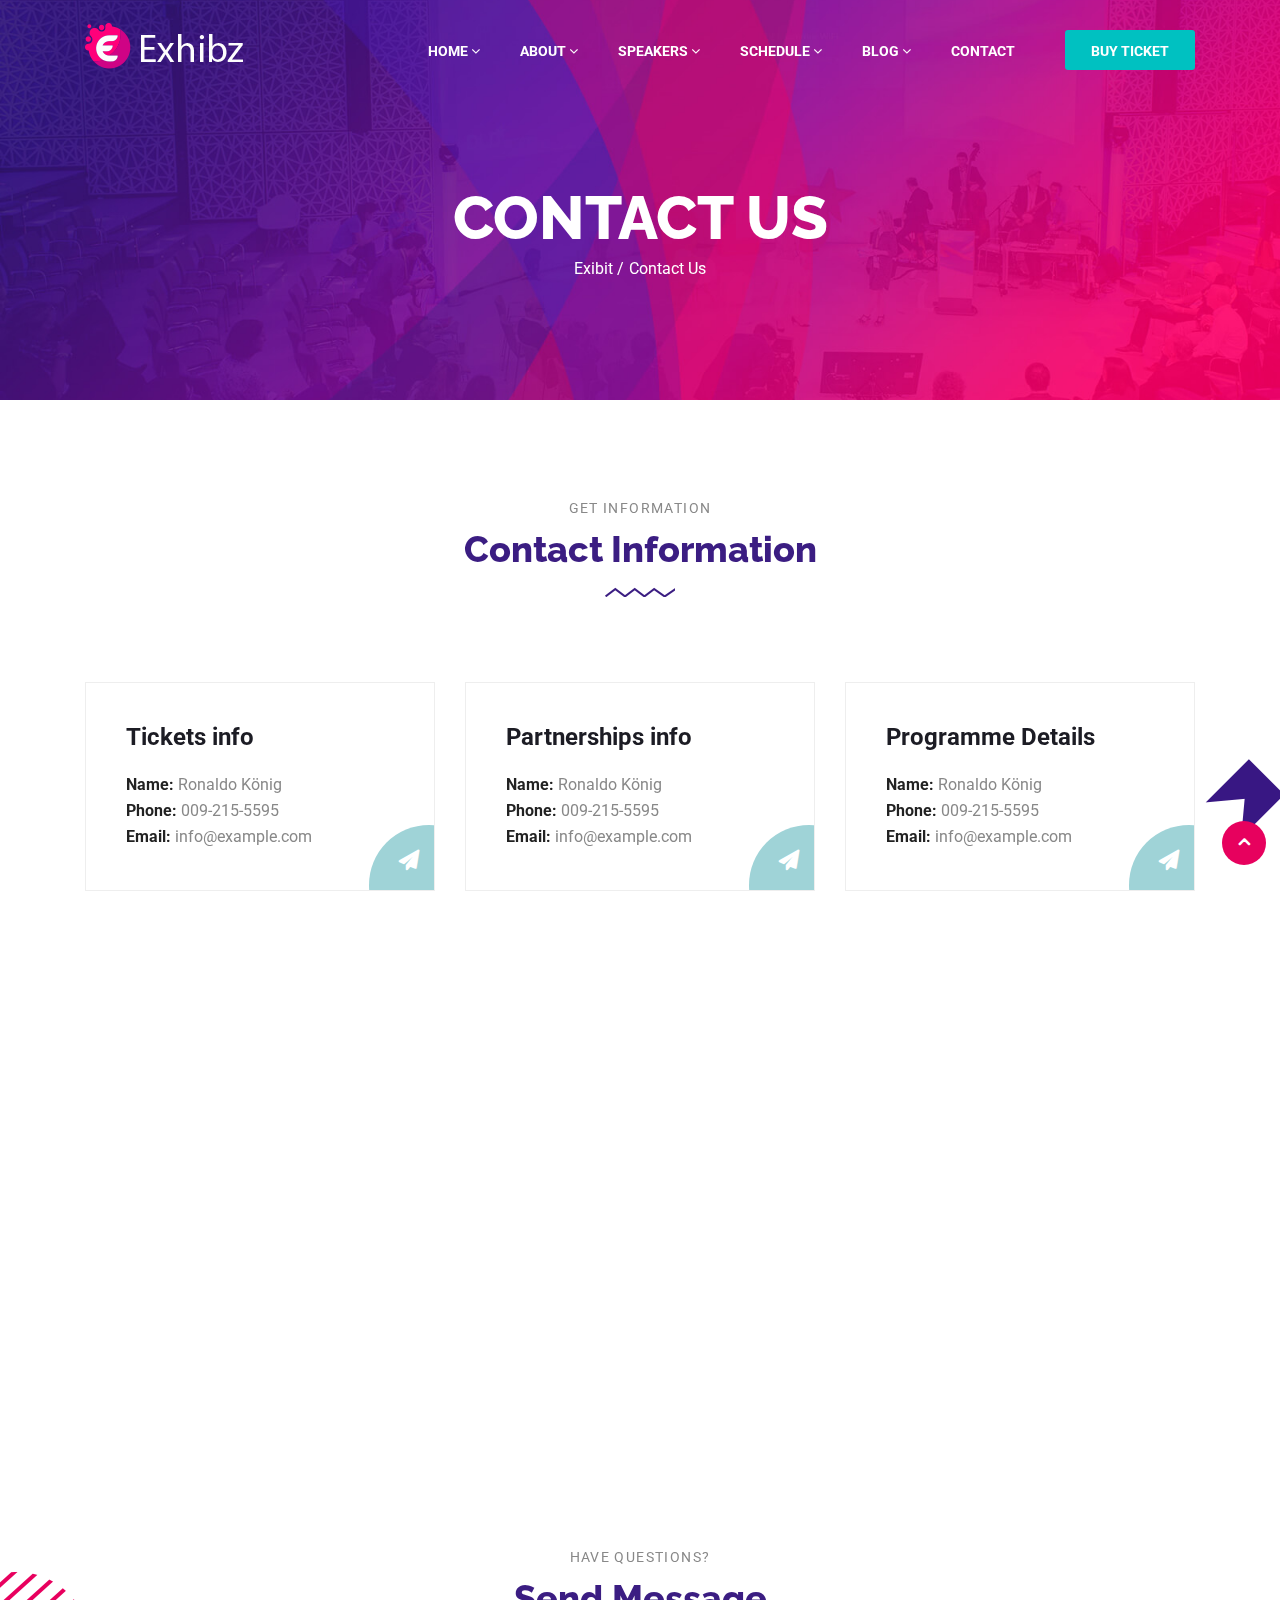
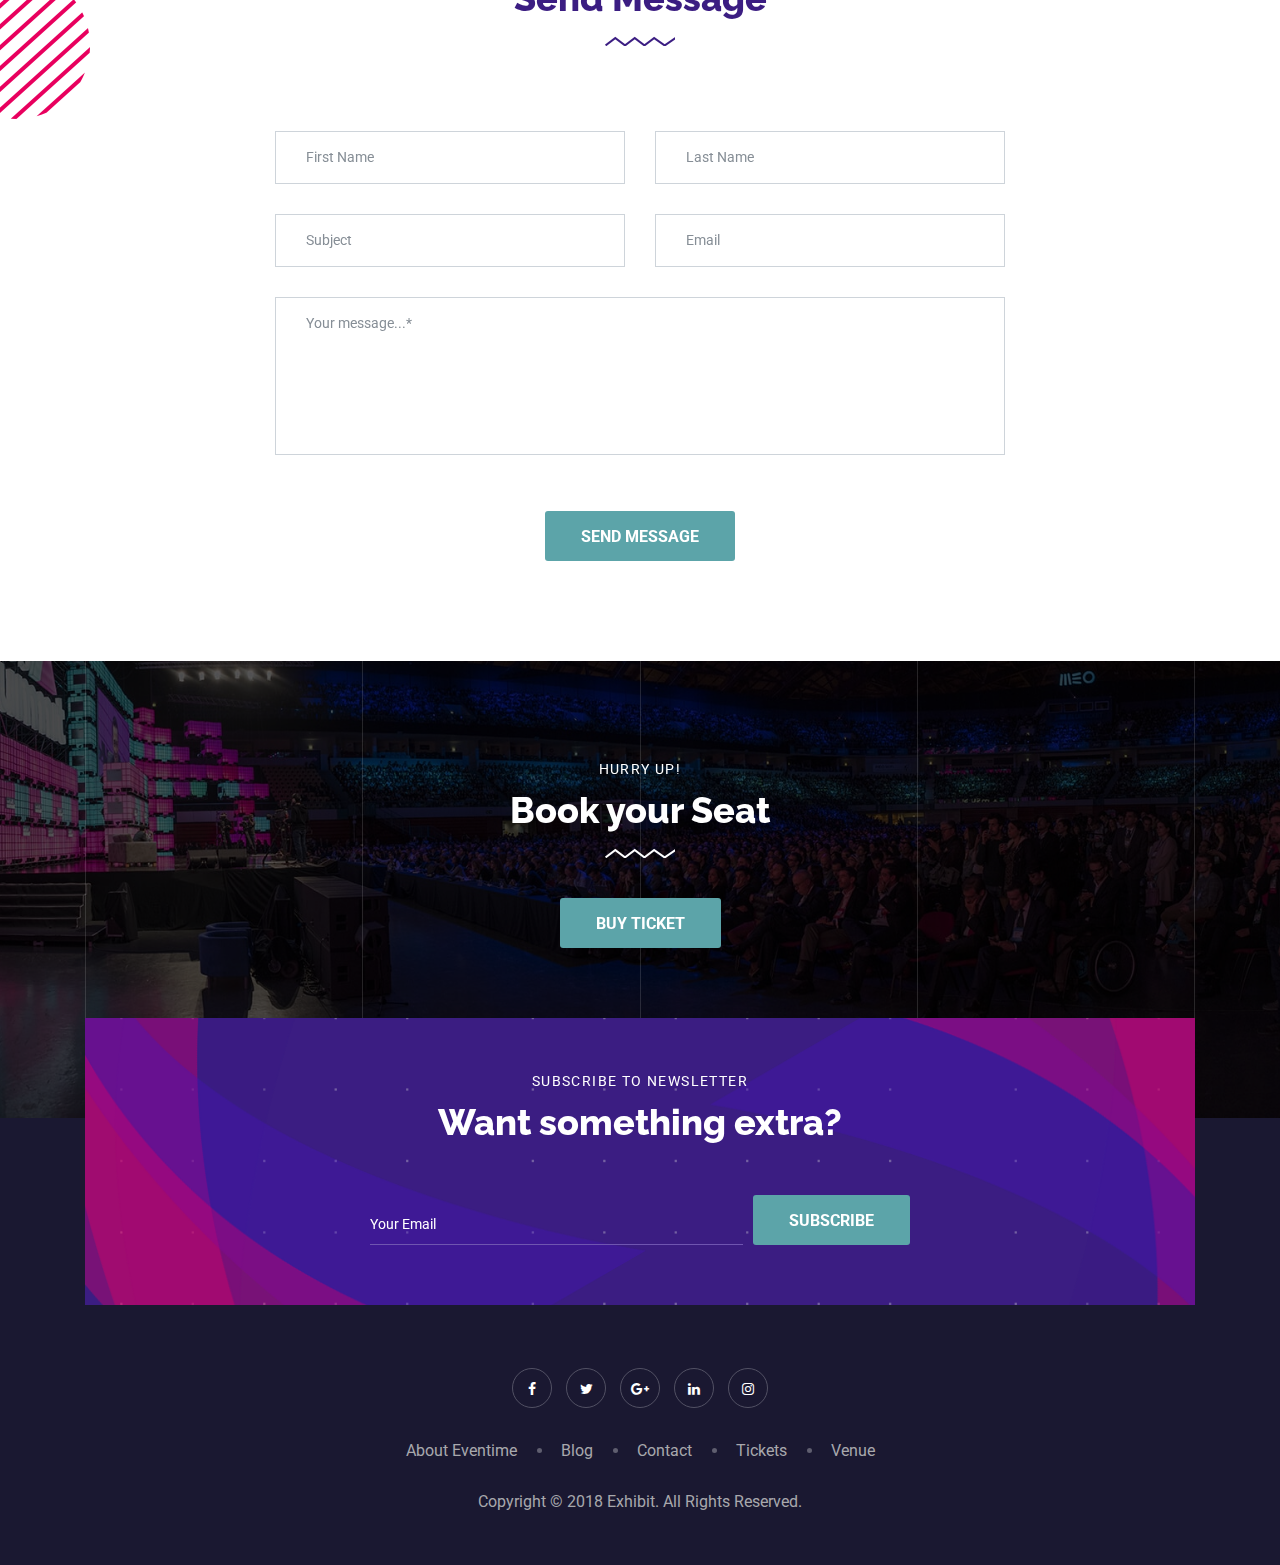
<file: contact.html>
<!DOCTYPE html>
<html lang="en">


<!-- Mirrored from demo.themewinter.com/html/exhibz/contact.html by HTTrack Website Copier/3.x [XR&CO'2014], Sat, 21 Dec 2019 16:54:58 GMT -->
<head>
   <!-- Basic Page Needs ================================================== -->
   <meta charset="utf-8">

   <!-- Mobile Specific Metas ================================================== -->
   <meta http-equiv="X-UA-Compatible" content="IE=edge">
   <meta name="viewport" content="width=device-width, initial-scale=1.0, user-scalable=0">

   <!-- Site Title -->
   <title>Exhibit - Conference &amp; Event HTML Template</title>

      <!-- CSS
         ================================================== -->
   <!-- Bootstrap -->
   <link rel="stylesheet" href="css/bootstrap.min.css">

   <!-- FontAwesome -->
   <link rel="stylesheet" href="css/font-awesome.min.css">
   <!-- Animation -->
   <link rel="stylesheet" href="css/animate.css">
   <!-- magnific -->
   <link rel="stylesheet" href="css/magnific-popup.css">
   <!-- carousel -->
   <link rel="stylesheet" href="css/owl.carousel.min.css">
   <!-- isotop -->
   <link rel="stylesheet" href="css/isotop.css">
   <!-- ico fonts -->
   <link rel="stylesheet" href="css/xsIcon.css">
   <!-- Template styles-->
   <link rel="stylesheet" href="css/style.css">
   <!-- Responsive styles-->
   <link rel="stylesheet" href="css/responsive.css">

   <!-- HTML5 shim and Respond.js IE8 support of HTML5 elements and media queries -->
   <!-- WARNING: Respond.js doesn't work if you view the page via file:// -->
   <!--[if lt IE 9]>
      <script src="https://oss.maxcdn.com/html5shiv/3.7.2/html5shiv.min.js"></script>
      <script src="https://oss.maxcdn.com/respond/1.4.2/respond.min.js"></script>
      <![endif]-->

</head>

<body>
   <div class="body-inner">
      <!-- Header start -->
      <header id="header" class="header header-transparent">
         <div class="container">
            <nav class="navbar navbar-expand-lg navbar-light">
               <!-- logo-->
               <a class="navbar-brand" href="index.html">
                  <img src="images/logos/logo.png" alt="">
               </a>
               <button class="navbar-toggler" type="button" data-toggle="collapse" data-target="#navbarNavDropdown"
                  aria-controls="navbarNavDropdown" aria-expanded="false" aria-label="Toggle navigation">
                  <span class="navbar-toggler-icon"><i class="icon icon-menu"></i></span>
               </button>
               <div class="collapse navbar-collapse" id="navbarNavDropdown">
                  <ul class="navbar-nav ml-auto">
                     <li class="dropdown nav-item active">
                        <a href="#" class="" data-toggle="dropdown">Home <i class="fa fa-angle-down"></i></a>
                        <ul class="dropdown-menu" role="menu">
                              <li><a href="index.html">Home One</a></li>
                              <li><a href="index-2.html">Home Two</a></li>
                              <li><a href="index-3.html">Home Three</a></li>
                              <li><a href="index-4.html">Home Four</a></li>
                              <li><a href="index-5.html">Home Five</a></li>
                              <li><a href="index-6.html">Home Six</a></li>
                              <li><a href="index-7.html">Home Seven</a></li>
                        </ul>
                     </li>
                     <li class="dropdown nav-item">
                        <a href="#" class="" data-toggle="dropdown">About <i class="fa fa-angle-down"></i></a>
                        <ul class="dropdown-menu" role="menu">
                           <li><a href="about-us.html">About Us</a></li>
                           <li><a href="gallery.html">Gallery</a></li>
                           <li><a href="faq.html">FAQ</a></li>
                           <li><a href="pricing.html">Pricing Table</a></li>
                           <li><a href="sponsors-1.html">Sponsors</a></li>
                           <li><a href="venue.html">Venue</a></li>
                           <li><a href="404.html">Erro Page</a></li>
                        </ul>
                     </li>
                     <li class="nav-item dropdown">
                        <a href="#" class="" data-toggle="dropdown">Speakers <i class="fa fa-angle-down"></i></a>
                        <ul class="dropdown-menu" role="menu">
                           <li><a href="speakers-1.html">Speakers-1</a></li>
                           <li><a href="speakers-2.html">Speakers-2</a></li>
                        </ul>

                     </li>
                     <li class="nav-item dropdown">
                        <a href="#" class="" data-toggle="dropdown">Schedule <i class="fa fa-angle-down"></i></a>
                        <ul class="dropdown-menu" role="menu">
                              <li><a href="schedule-list.html">Schedule List</a></li>
                              <li><a href="schedule-tab-1.html">Schedule Tab 1</a></li>
                              <li><a href="schedule-tab-2.html">Schedule Tab 2</a></li>
                        </ul>
                     </li>
                     <li class="nav-item dropdown">
                        <a href="#" data-toggle="dropdown"> Blog <i class="fa fa-angle-down"></i></a>
                        <ul class="dropdown-menu" role="menu">
                           <li><a href="blog.html">Blog</a></li>
                           <li><a href="news-single.html">Blog Details</a></li>
                        </ul>
                     </li>
                     <li class="nav-item">
                        <a href="contact.html">Contact</a>
                     </li>
                     <li class="header-ticket nav-item">
                        <a class="ticket-btn btn" href="pricing.html"> Buy  Ticket
                        </a>
                     </li>
                  </ul>
               </div>
            </nav>
         </div><!-- container end-->
      </header>
      <!--/ Header end -->

      <div id="page-banner-area" class="page-banner-area" style="background-image:url(images/hero_area/banner_bg.jpg)">
         <!-- Subpage title start -->
         <div class="page-banner-title">
            <div class="text-center">
               <h2>Contact Us</h2>
               <ol class="breadcrumb">
                  <li>
                     <a href="#">Exibit /</a>
                  </li>
                  <li>
                     Contact Us
                  </li>
               </ol>
            </div>
         </div><!-- Subpage title end -->
      </div><!-- Page Banner end -->

      <!-- ts intro start -->
      <section class="ts-contact">
         <div class="container">
            <div class="row">
               <div class="col-lg-8 mx-auto">
                  <h2 class="section-title text-center">
                     <span>Get Information</span>
                     Contact Information
                  </h2>
               </div><!-- col end-->
            </div>
            <div class="row">
               <div class="col-lg-4">
                  <div class="single-intro-text single-contact-feature">
                     <h3 class="ts-title">Tickets info</h3>
                     <p>
                        <strong>Name:</strong> Ronaldo König
                     </p>
                     <p>
                        <strong>Phone:</strong> 009-215-5595
                     </p>
                     <p>
                        <strong>Email:</strong> info@example.com
                     </p>
                     <span class="count-number fa fa-paper-plane"></span>
                  </div><!-- single intro text end-->
                  <div class="border-shap left"></div>
               </div><!-- col end-->
               <div class="col-lg-4">
                  <div class="single-intro-text single-contact-feature">
                     <h3 class="ts-title">Partnerships info</h3>
                     <p>
                        <strong>Name:</strong> Ronaldo König
                     </p>
                     <p>
                        <strong>Phone:</strong> 009-215-5595
                     </p>
                     <p>
                        <strong>Email:</strong> info@example.com
                     </p>
                     <span class="count-number fa fa-paper-plane"></span>
                  </div><!-- single intro text end-->
                  <div class="border-shap left"></div>
               </div><!-- col end-->
               <div class="col-lg-4">
                  <div class="single-intro-text single-contact-feature">
                     <h3 class="ts-title">Programme Details</h3>
                     <p>
                        <strong>Name:</strong> Ronaldo König
                     </p>
                     <p>
                        <strong>Phone:</strong> 009-215-5595
                     </p>
                     <p>
                        <strong>Email:</strong> info@example.com
                     </p>
                     <span class="count-number fa fa-paper-plane"></span>
                  </div><!-- single intro text end-->
                  <div class="border-shap left"></div>
               </div><!-- col end-->

            </div><!-- row end-->
         </div><!-- container end-->
         <div class="speaker-shap">
               <img class="shap2" src="images/shap/home_schedule_memphis1.png" alt="">
            </div>
      </section>
      <!-- ts contact end-->

      <section class="ts-contact-map no-padding">
         <div class="container-fluid">
            <div class="row">
               <div class="col-lg-12 no-padding">
                  <div class="mapouter">
                     <div class="gmap_canvas">
								<!-- <iframe width="100%" height="500" id="gmap_canvas" src="https://maps.google.com/maps?q=Park%20Street%2C%20Jacksonville%2C%20IL%2C%20USA&t=&z=13&ie=UTF8&iwloc=&output=embed"
									frameborder="0" scrolling="no" marginheight="0" marginwidth="0"></iframe> -->
									<iframe src="https://www.google.com/maps/embed?pb=!1m18!1m12!1m3!1d4238.075542978786!2d-0.14258530106536377!3d50.83163078652512!2m3!1f0!2f0!3f0!3m2!1i1024!2i768!4f13.1!3m3!1m2!1s0x487585765dd0f7f3%3A0x5a144a31ef19ef9d!2sJurys+Inn+Brighton!5e0!3m2!1sen!2sbd!4v1541576429082" width="100%" height="450" frameborder="0" style="border:0" allowfullscreen></iframe>
									<!-- <a href="https://www.pureblack.de">werbeagentur</a></div> -->
           
                  </div>
               </div>
            </div>
         </div>
      </section>

      <section class="ts-contact-form">
         <div class="container">
            <div class="row">
               <div class="col-lg-8 mx-auto">
                  <h2 class="section-title text-center">
                     <span>Have Questions?</span>
                     Send Message
                  </h2>
               </div><!-- col end-->
            </div>
            <div class="row">
               <div class="col-lg-8 mx-auto">
                  <form id="contact-form" class="contact-form" action="http://demo.themewinter.com/html/exhibz/contact-form.php" method="post">
                     <div class="error-container"></div>
                     <div class="row">
                        <div class="col-md-6">
                           <div class="form-group">
                              <input class="form-control form-control-name" placeholder="First Name" name="name" id="f-name"
                                 type="text" required>
                           </div>
                        </div>
                        <div class="col-md-6">
                           <div class="form-group">
                              <input class="form-control form-control-name" placeholder="Last Name" name="name" id="l-name"
                                 type="text" required>
                           </div>
                        </div>
                        <div class="col-md-6">
                           <div class="form-group">
                              <input class="form-control form-control-subject" placeholder="Subject" name="subject" id="subject"
                                 required>
                           </div>
                        </div>
                        <div class="col-md-6">
                           <div class="form-group">
                              <input class="form-control form-control-email" placeholder="Email" name="email" id="email"
                                 type="email" required>
                           </div>
                        </div>

                     </div>
                     <div class="form-group">
                        <textarea class="form-control form-control-message" name="message" id="message" placeholder="Your message...*"
                           rows="6" required></textarea>
                     </div>
                     <div class="text-center"><br>
                        <button class="btn" type="submit"> Send Message</button>
                     </div>
                  </form><!-- Contact form end -->
               </div>
            </div>
         </div>
         <div class="speaker-shap">
            <img class="shap1" src="images/shap/home_schedule_memphis2.png" alt="">
         </div>
		</section>
		
		<!-- ts footer area start-->
		<div class="footer-area">

			<!-- ts-book-seat start-->
			<section class="ts-book-seat" style="background-image: url(images/book_seat_img.jpg)">
				<div class="container">
					<div class="row">
						<div class="col-lg-8 mx-auto">
							<div class="book-seat-content text-center mb-70">
								<h2 class="section-title white">
									<span>Hurry up!</span>
									Book your Seat
								</h2>
								<a href="#" class="btn">Buy Ticket</a>
							</div><!-- book seat end-->
						</div><!-- col end-->

					</div><!-- row end-->
					<div class="ts-footer-newsletter">
						<div class="ts-newsletter" style="background-image: url(images/shap/subscribe_pattern.png)">
							<div class="row">
								<div class="col-lg-6 mx-auto">
									<div class="ts-newsletter-content">
										<h2 class="section-title">
											<span>sUBSCRIBE TO nEWSLETTER</span>
											Want something extra?
										</h2>
									</div>
									<div class="newsletter-form">
										<form action="#" method="post" class="media align-items-end">
											<div class="email-form-group media-body">
												<input type="email" name="email" id="newsletter-form-email" class="form-control"
													placeholder="Your Email" autocomplete="off" required="">
											</div>
											<div class="d-flex ts-submit-btn">
												<button class="btn">Subscribe</button>
											</div>
										</form>
									</div>
								</div>
							</div>
						</div>
					</div>
				</div><!-- container end-->
			</section>
			<!-- book seat  end-->
	
			<!-- footer start-->
			<footer class="ts-footer">
				<div class="container">
					<div class="row">
						<div class="col-lg-8 mx-auto">
							<div class="ts-footer-social text-center mb-30">
								<ul>
									<li>
										<a href="#"><i class="fa fa-facebook"></i></a>
									</li>
									<li>
										<a href="#"><i class="fa fa-twitter"></i></a>
									</li>
									<li>
										<a href="#"><i class="fa fa-google-plus"></i></a>
									</li>
									<li>
										<a href="#"><i class="fa fa-linkedin"></i></a>
									</li>
									<li>
										<a href="#"><i class="fa fa-instagram"></i></a>
									</li>
								</ul>
							</div>
							<!-- footer social end-->
							<div class="footer-menu text-center mb-25">
								<ul>
									<li><a href="#">About Eventime</a></li>
									<li><a href="#">Blog</a></li>
									<li><a href="#">Contact</a></li>
									<li><a href="#">Tickets</a></li>
									<li><a href="#">Venue</a></li>
								</ul>
							</div><!-- footer menu end-->
							<div class="copyright-text text-center">
								<p>Copyright © 2018 Exhibit. All Rights Reserved.</p>
							</div>
						</div>
					</div>
				</div>
			</footer>
                  <!-- footer end-->
                  
                  <div class="BackTo">
                              <a href="#" class="fa fa-angle-up" aria-hidden="true"></a>
                          </div>
	
		</div>
		<!-- ts footer area end-->

     

      <!-- Javascript Files
            ================================================== -->
      <!-- initialize jQuery Library -->
      <script src="js/jquery.js"></script>

      <script src="js/popper.min.js"></script>
      <!-- Bootstrap jQuery -->
      <script src="js/bootstrap.min.js"></script>
      <!-- Counter -->
      <script src="js/jquery.appear.min.js"></script>
      <!-- Countdown -->
      <script src="js/jquery.jCounter.js"></script>
      <!-- magnific-popup -->
      <script src="js/jquery.magnific-popup.min.js"></script>
      <!-- carousel -->
      <script src="js/owl.carousel.min.js"></script>
      <!-- Waypoints -->
      <script src="js/wow.min.js"></script>
      <!-- isotop -->
      <script src="js/isotope.pkgd.min.js"></script>

      <!-- Template custom -->
      <script src="js/main.js"></script>

   </div>
   <!-- Body inner end -->
</body>


<!-- Mirrored from demo.themewinter.com/html/exhibz/contact.html by HTTrack Website Copier/3.x [XR&CO'2014], Sat, 21 Dec 2019 16:54:58 GMT -->
</html>
</file>
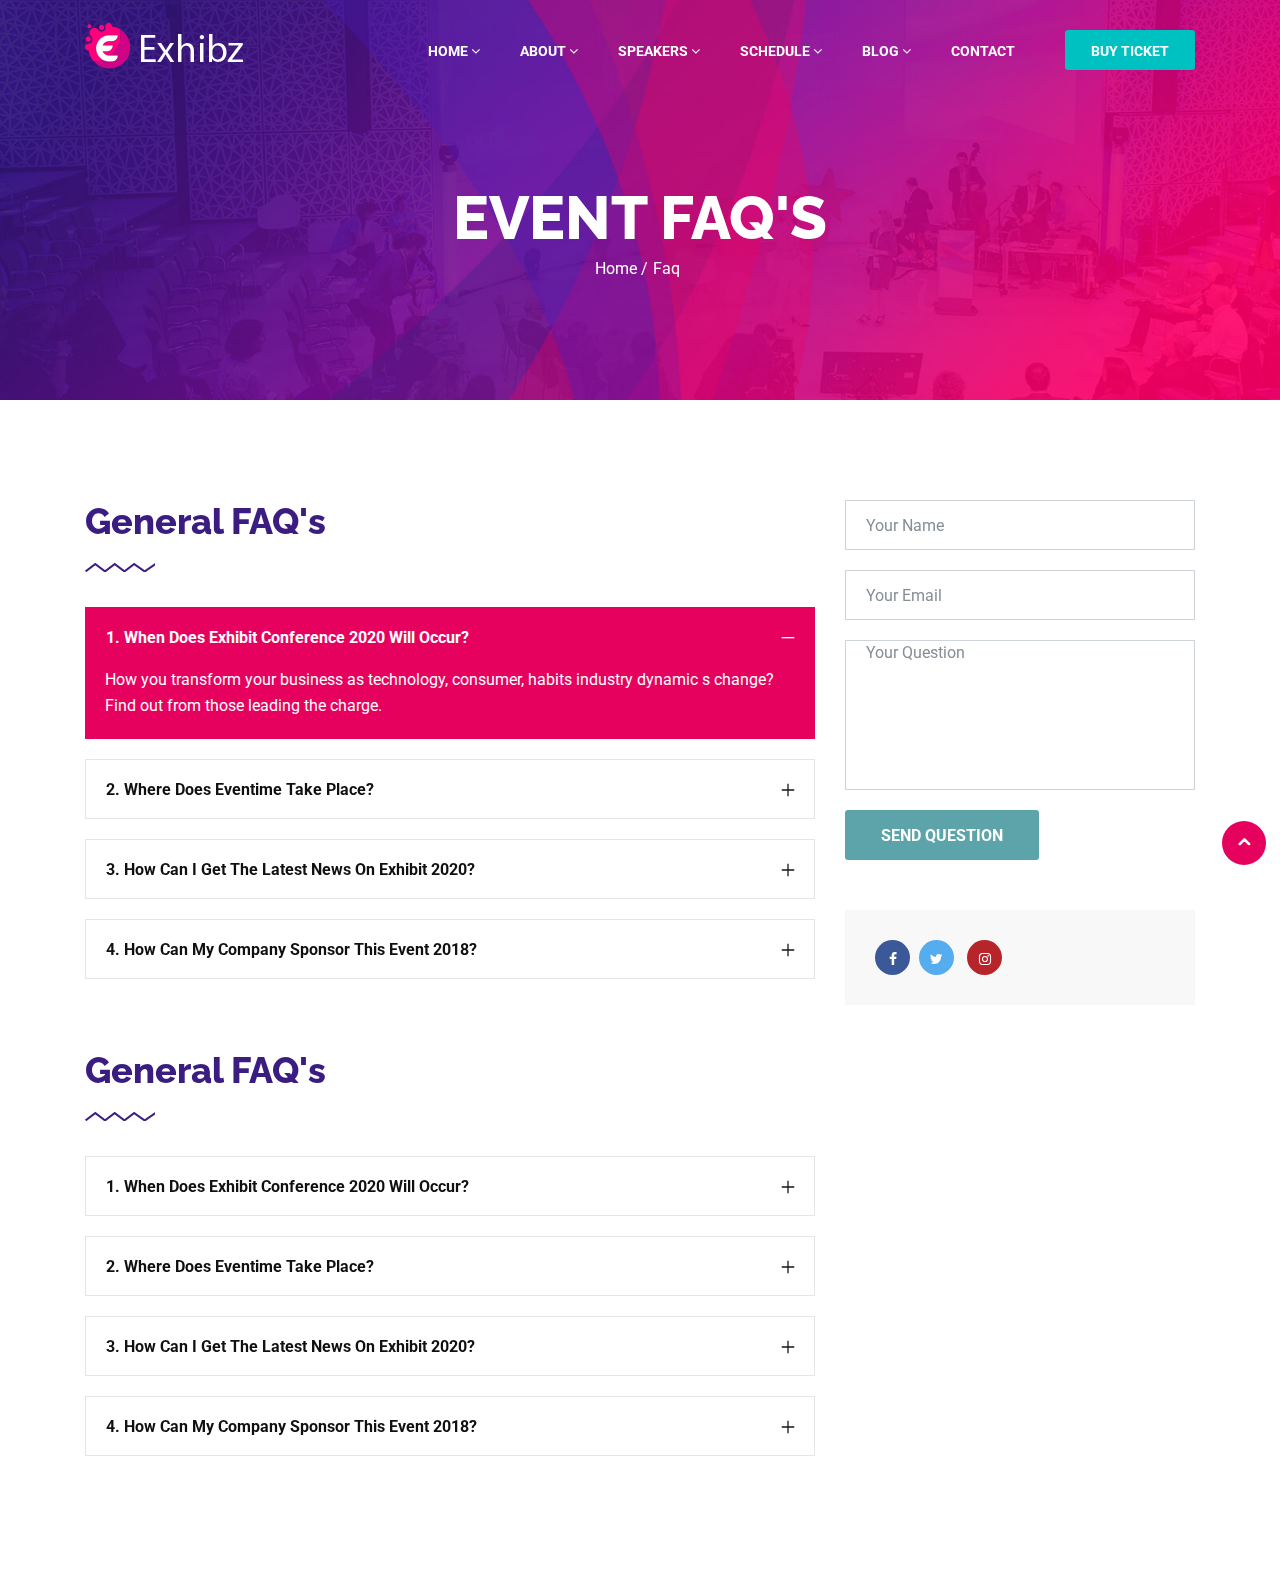
<file: faq.html>
<!DOCTYPE html>
<html lang="en">
    <!-- Mirrored from demo.themewinter.com/html/exhibz/faq.html by HTTrack Website Copier/3.x [XR&CO'2014], Sat, 21 Dec 2019 16:54:35 GMT -->
    <head>
        <!-- Basic Page Needs ================================================== -->
        <meta charset="utf-8">
        <!-- Mobile Specific Metas ================================================== -->
        <meta http-equiv="X-UA-Compatible" content="IE=edge">
        <meta name="viewport" content="width=device-width, initial-scale=1.0, user-scalable=0">
        <!-- Site Title -->
        <title>Exhibit - Conference &amp; Event HTML Template</title>
        <!-- CSS
         ================================================== -->
        <!-- Bootstrap -->
        <link rel="stylesheet" href="css/bootstrap.min.css">
        <!-- FontAwesome -->
        <link rel="stylesheet" href="css/font-awesome.min.css">
        <!-- Animation -->
        <link rel="stylesheet" href="css/animate.css">
        <!-- magnific -->
        <link rel="stylesheet" href="css/magnific-popup.css">
        <!-- carousel -->
        <link rel="stylesheet" href="css/owl.carousel.min.css">
        <!-- isotop -->
        <link rel="stylesheet" href="css/isotop.css">
        <!-- ico fonts -->
        <link rel="stylesheet" href="css/xsIcon.css">
        <!-- Template styles-->
        <link rel="stylesheet" href="css/style.css">
        <!-- Responsive styles-->
        <link rel="stylesheet" href="css/responsive.css">
        <!-- HTML5 shim and Respond.js IE8 support of HTML5 elements and media queries -->
        <!-- WARNING: Respond.js doesn't work if you view the page via file:// -->
        <!--[if lt IE 9]>
      <script src="https://oss.maxcdn.com/html5shiv/3.7.2/html5shiv.min.js"></script>
      <script src="https://oss.maxcdn.com/respond/1.4.2/respond.min.js"></script>
      <![endif]-->
    </head>
    <body>
        <div class="body-inner">
            <!-- Header start -->
            <header id="header" class="header header-transparent">
                <div class="container">
                    <nav class="navbar navbar-expand-lg navbar-light">
                        <!-- logo-->
                        <a class="navbar-brand" href="index.html"> <img src="images/logos/logo.png" alt=""> </a>
                        <button class="navbar-toggler" type="button" data-toggle="collapse" data-target="#navbarNavDropdown" aria-controls="navbarNavDropdown" aria-expanded="false" aria-label="Toggle navigation">
                            <span class="navbar-toggler-icon"><i class="icon icon-menu"></i></span>
                        </button>
                        <div class="collapse navbar-collapse" id="navbarNavDropdown">
                            <ul class="navbar-nav ml-auto">
                                <li class="dropdown nav-item active">
                                    <a href="#" class="" data-toggle="dropdown">Home <i class="fa fa-angle-down"></i></a>
                                    <ul class="dropdown-menu" role="menu">
                                        <li>
                                            <a href="index.html">Home One</a>
                                        </li>
                                        <li>
                                            <a href="index-2.html">Home Two</a>
                                        </li>
                                        <li>
                                            <a href="index-3.html">Home Three</a>
                                        </li>
                                        <li>
                                            <a href="index-4.html">Home Four</a>
                                        </li>
                                        <li>
                                            <a href="index-5.html">Home Five</a>
                                        </li>
                                        <li>
                                            <a href="index-6.html">Home Six</a>
                                        </li>
                                        <li>
                                            <a href="index-7.html">Home Seven</a>
                                        </li>
                                    </ul>
                                </li>
                                <li class="dropdown nav-item">
                                    <a href="#" class="" data-toggle="dropdown">About <i class="fa fa-angle-down"></i></a>
                                    <ul class="dropdown-menu" role="menu">
                                        <li>
                                            <a href="about-us.html">About Us</a>
                                        </li>
                                        <li>
                                            <a href="gallery.html">Gallery</a>
                                        </li>
                                        <li>
                                            <a href="faq.html">FAQ</a>
                                        </li>
                                        <li>
                                            <a href="pricing.html">Pricing Table</a>
                                        </li>
                                        <li>
                                            <a href="sponsors-1.html">Sponsors</a>
                                        </li>
                                        <li>
                                            <a href="venue.html">Venue</a>
                                        </li>
                                        <li>
                                            <a href="404.html">Erro Page</a>
                                        </li>
                                    </ul>
                                </li>
                                <li class="nav-item dropdown">
                                    <a href="#" class="" data-toggle="dropdown">Speakers <i class="fa fa-angle-down"></i></a>
                                    <ul class="dropdown-menu" role="menu">
                                        <li>
                                            <a href="speakers-1.html">Speakers-1</a>
                                        </li>
                                        <li>
                                            <a href="speakers-2.html">Speakers-2</a>
                                        </li>
                                    </ul>
                                </li>
                                <li class="nav-item dropdown">
                                    <a href="#" class="" data-toggle="dropdown">Schedule <i class="fa fa-angle-down"></i></a>
                                    <ul class="dropdown-menu" role="menu">
                                        <li>
                                            <a href="schedule-list.html">Schedule List</a>
                                        </li>
                                        <li>
                                            <a href="schedule-tab-1.html">Schedule Tab 1</a>
                                        </li>
                                        <li>
                                            <a href="schedule-tab-2.html">Schedule Tab 2</a>
                                        </li>
                                    </ul>
                                </li>
                                <li class="nav-item dropdown">
                                    <a href="#"> Blog <i class="fa fa-angle-down"></i></a>
                                    <ul class="dropdown-menu" role="menu">
                                        <li>
                                            <a href="blog.html">Blog</a>
                                        </li>
                                        <li>
                                            <a href="news-single.html">Blog Details</a>
                                        </li>
                                    </ul>
                                </li>
                                <li class="nav-item">
                                    <a href="contact.html">Contact</a>
                                </li>
                                <li class="header-ticket nav-item">
                                    <a class="ticket-btn btn" href="pricing.html"> Buy  Ticket </a>
                                </li>
                            </ul>
                        </div>
                    </nav>
                </div>
                <!-- container end-->
            </header>
            <!--/ Header end -->
            <div id="page-banner-area" class="page-banner-area" style="background-image:url(images/hero_area/banner_bg.jpg)">
                <!-- Subpage title start -->
                <div class="page-banner-title">
                    <div class="text-center">
                        <h2>Event FAQ'S</h2>
                        <ol class="breadcrumb">
                            <li>
                                <a href="#">Home /</a>
                            </li>
                            <li>
                                <a href="#">Faq</a>
                            </li>
                        </ol>
                    </div>
                </div>
                <!-- Subpage title end -->
            </div>
            <!-- Page Banner end -->
            <section class="ts-faq-sec">
                <div class="container">
                    <div class="row">
                        <div class="col-lg-8">
                            <div class="faq-content mb-70">
                                <h2 class="column-title">
                        General FAQ's </h2>
                                <div class="panel-group faq-item" id="accordion" role="tablist" aria-multiselectable="true">
                                    <div class="panel faq-list panel-default">
                                        <div class="panel-heading" role="tab" id="headingOne">
                                            <h4 class="panel-title"> <a role="button" data-toggle="collapse" data-parent="#accordion" href="#collapseOne" aria-expanded="true" aria-controls="collapseOne">
                                          1. When does Exhibit Conference 2020 will occur? </a> </h4>
                                        </div>
                                        <div id="collapseOne" class="panel-collapse collapse show" role="tabpanel" aria-labelledby="headingOne">
                                            <div class="panel-body">
                                                How  you transform your business as technology, consumer, habits industry dynamic
                                                s change? Find out from those leading the charge.
</div>
                                        </div>
                                    </div>
                                    <div class="panel faq-list panel-default">
                                        <div class="panel-heading" role="tab" id="headingTwo">
                                            <h4 class="panel-title"> <a class="collapsed" role="button" data-toggle="collapse" data-parent="#accordion" href="#collapseTwo" aria-expanded="false" aria-controls="collapseTwo">
                                          2. Where does Eventime take place? </a> </h4>
                                        </div>
                                        <div id="collapseTwo" class="panel-collapse collapse" role="tabpanel" aria-labelledby="headingTwo">
                                            <div class="panel-body">
                                                How  you transform your business as technology, consumer, habits industry dynamic
                                                s change? Find out from those leading the charge.
</div>
                                        </div>
                                    </div>
                                    <div class="panel faq-list panel-default">
                                        <div class="panel-heading" role="tab" id="headingThree">
                                            <h4 class="panel-title"> <a class="collapsed" role="button" data-toggle="collapse" data-parent="#accordion" href="#collapseThree" aria-expanded="false" aria-controls="collapseThree"> <i class="more-less glyphicon glyphicon-plus"></i>
                                          3. How can I get the latest news on Exhibit 2020? </a> </h4>
                                        </div>
                                        <div id="collapseThree" class="panel-collapse collapse" role="tabpanel" aria-labelledby="headingThree">
                                            <div class="panel-body">
                                                Anim pariatur cliche reprehenderit, enim eiusmod high life accusamus terry richardson
                                                ad squid. 3 wolf moon officia aute, non cupidatat skateboard dolor brunch. Food truck
                                                quinoa nesciunt laborum eiusmod. Brunch 3 wolf moon tempor, sunt aliqua put a bird on
                                                it squid single-origin coffee nulla assumenda shoreditch et. Nihil anim keffiyeh
                                                helvetica, craft beer labore wes anderson cred nesciunt sapiente ea proident. Ad vegan
                                                excepteur butcher vice lomo. Leggings occaecat craft beer farm-to-table, raw denim
                                                aesthetic synth nesciunt you probably haven't heard of them accusamus labore
                                                sustainable VHS.
</div>
                                        </div>
                                    </div>
                                    <div class="panel faq-list panel-default">
                                        <div class="panel-heading" role="tab" id="headingFour">
                                            <h4 class="panel-title"> <a class="collapsed" role="button" data-toggle="collapse" data-parent="#accordion" href="#collapseFour" aria-expanded="false" aria-controls="collapseFour">
                                             4. How can my company sponsor this Event 2018? </a> </h4>
                                        </div>
                                        <div id="collapseFour" class="panel-collapse collapse" role="tabpanel" aria-labelledby="headingFour">
                                            <div class="panel-body">
                                                How  you transform your business as technology, consumer, habits industry dynamic
                                                s change? Find out from those leading the charge.
</div>
                                        </div>
                                    </div>
                                </div>
                                <!-- panel-group -->
                            </div>
                            <div class="faq-content">
                                <h2 class="column-title">
                           General FAQ's </h2>
                                <div class="panel-group faq-item" id="accordion1" role="tablist" aria-multiselectable="true">
                                    <div class="panel faq-list panel-default">
                                        <div class="panel-heading" role="tab" id="heading5">
                                            <h4 class="panel-title"> <a role="button" class="collapsed" data-toggle="collapse" data-parent="#accordion" href="#collapse5" aria-expanded="false" aria-controls="collapse5">
                                             1. When does Exhibit Conference 2020 will occur? </a> </h4>
                                        </div>
                                        <div id="collapse5" class="panel-collapse collapse" role="tabpanel" aria-labelledby="heading5">
                                            <div class="panel-body">
                                                How  you transform your business as technology, consumer, habits industry dynamic
                                                s change? Find out from those leading the charge.
</div>
                                        </div>
                                    </div>
                                    <div class="panel faq-list panel-default">
                                        <div class="panel-heading" role="tab" id="heading6">
                                            <h4 class="panel-title"> <a class="collapsed" role="button" data-toggle="collapse" data-parent="#accordion" href="#collapse6" aria-expanded="false" aria-controls="collapse6">
                                             2. Where does Eventime take place? </a> </h4>
                                        </div>
                                        <div id="collapse6" class="panel-collapse collapse" role="tabpanel" aria-labelledby="heading6">
                                            <div class="panel-body">
                                                How  you transform your business as technology, consumer, habits industry dynamic
                                                s change? Find out from those leading the charge.
</div>
                                        </div>
                                    </div>
                                    <div class="panel faq-list panel-default">
                                        <div class="panel-heading" role="tab" id="heading7">
                                            <h4 class="panel-title"> <a class="collapsed" role="button" data-toggle="collapse" data-parent="#accordion" href="#collapse7" aria-expanded="false" aria-controls="collapse7">
                                             3. How can I get the latest news on Exhibit 2020? </a> </h4>
                                        </div>
                                        <div id="collapse7" class="panel-collapse collapse" role="tabpanel" aria-labelledby="heading7">
                                            <div class="panel-body">
                                                Anim pariatur cliche reprehenderit, enim eiusmod high life accusamus terry richardson
                                                ad squid. 3 wolf moon officia aute, non cupidatat skateboard dolor brunch. Food truck
                                                quinoa nesciunt laborum eiusmod. Brunch 3 wolf moon tempor, sunt aliqua put a bird on
</div>
                                        </div>
                                    </div>
                                    <div class="panel faq-list panel-default">
                                        <div class="panel-heading" role="tab" id="heading8">
                                            <h4 class="panel-title"> <a class="collapsed" role="button" data-toggle="collapse" data-parent="#accordion" href="#collapse8" aria-expanded="false" aria-controls="collapse8">
                                                4. How can my company sponsor this Event 2018? </a> </h4>
                                        </div>
                                        <div id="collapse8" class="panel-collapse collapse" role="tabpanel" aria-labelledby="heading8">
                                            <div class="panel-body">
                                                How  you transform your business as technology, consumer, habits industry dynamic
                                                s change? Find out from those leading the charge.
</div>
                                        </div>
                                    </div>
                                </div>
                                <!-- panel-group -->
                            </div>
                        </div>
                        <!-- col end -->
                        <div class="col-lg-4">
                            <div class="sidebar-widgets">
                                <div class="widget asq-form">
                                    <form action="#" method="POST" class="ts-form">
                                        <input type="text" class="form-control" name="name" placeholder="Your Name" id="ts_contact_name">
                                        <input type="email" class="form-control" name="email" placeholder="Your Email" id="ts_contact_email">
                                        <textarea name="massage" placeholder="Your Question" id="x_contact_massage" class="form-control message-box" cols="30" rows="10"></textarea>
                                        <div class="ts-btn-wraper">
                                            <input type="submit" class="btn" id="ts_contact_submit" value="SEND QUESTION">
                                        </div>
                                    </form>
                                </div>
                                <div class="widget social-box">
                                    <ul>
                                        <li class="ts-facebook">
                                            <a href="#"><i class="fa fa-facebook"></i> </a>
                                        </li>
                                        <li class="ts-twitter">
                                            <a href="#"><i class="fa fa-twitter"></i></a>
                                        </li>
                                        <li class="ts-linkedin">
</li>
                                        <li class="ts-instagram">
                                            <a href="#"><i class="fa fa-instagram"></i></a>
                                        </li>
                                        <li class="ts-youtube">
</li>
                                    </ul>
                                </div>
                                <!-- .widget end -->
                            </div>
                        </div>
                        <!-- col end-->
                    </div>
                    <!-- row end-->
                </div>
                <!-- .container end -->
            </section>
            <!-- End faq section -->
            <!-- ts footer area start-->
            <div class="footer-area">
                <!-- ts-book-seat start-->
                <!-- book seat  end-->
                <!-- footer start-->
                <!-- footer end-->
                <div class="BackTo">
                    <a href="#" class="fa fa-angle-up" aria-hidden="true"></a>
                </div>
            </div>
            <!-- ts footer area end-->
            <!-- Javascript Files
            ================================================== -->
            <!-- initialize jQuery Library -->
            <script src="js/jquery.js"></script>
            <script src="js/popper.min.js"></script>
            <!-- Bootstrap jQuery -->
            <script src="js/bootstrap.min.js"></script>
            <!-- Counter -->
            <script src="js/jquery.appear.min.js"></script>
            <!-- Countdown -->
            <script src="js/jquery.jCounter.js"></script>
            <!-- magnific-popup -->
            <script src="js/jquery.magnific-popup.min.js"></script>
            <!-- carousel -->
            <script src="js/owl.carousel.min.js"></script>
            <!-- Waypoints -->
            <script src="js/wow.min.js"></script>
            <!-- isotop -->
            <script src="js/isotope.pkgd.min.js"></script>
            <!-- Template custom -->
            <script src="js/main.js"></script>
        </div>
        <!-- Body inner end -->
    </body>
    <!-- Mirrored from demo.themewinter.com/html/exhibz/faq.html by HTTrack Website Copier/3.x [XR&CO'2014], Sat, 21 Dec 2019 16:54:35 GMT -->
</html>
</file>
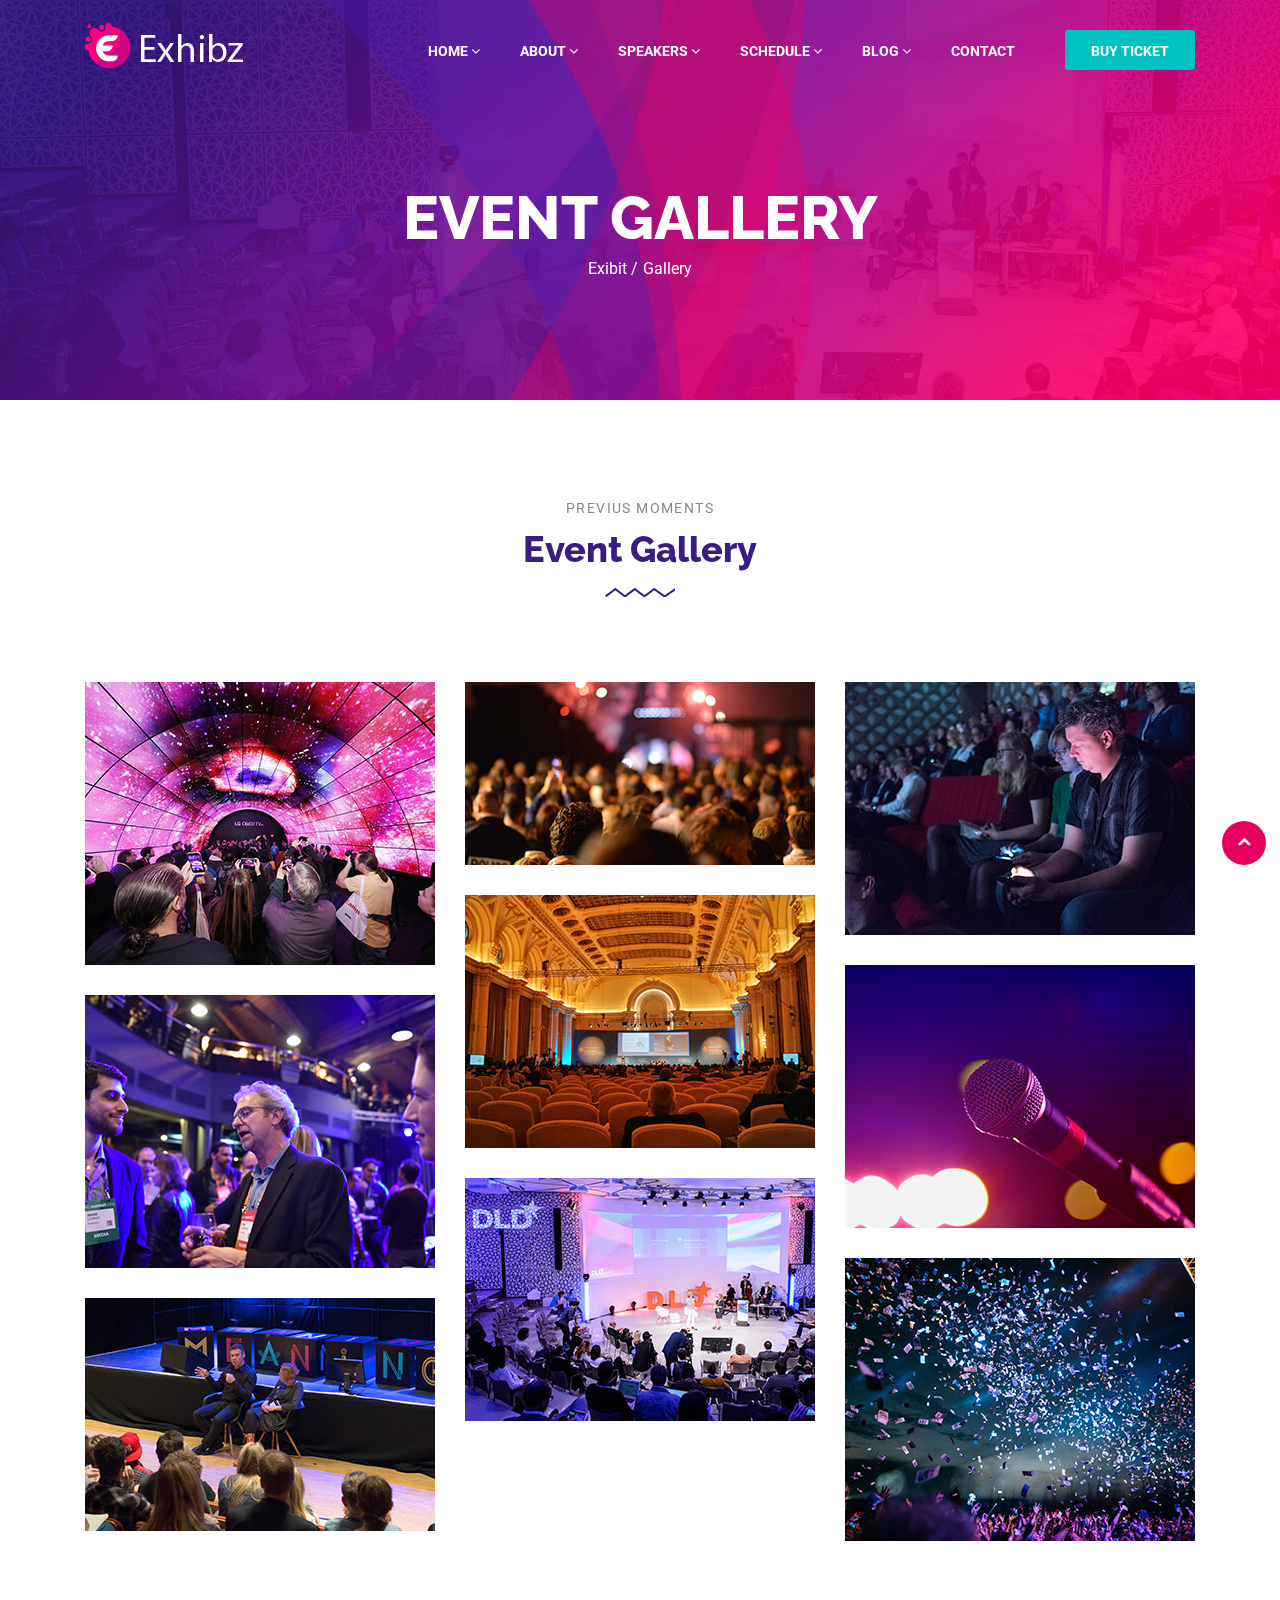
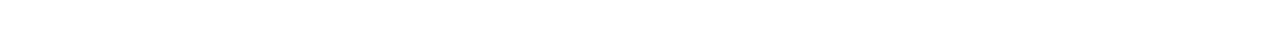
<file: gallery.html>
<!DOCTYPE html>
<html lang="en">
    <!-- Mirrored from demo.themewinter.com/html/exhibz/gallery.html by HTTrack Website Copier/3.x [XR&CO'2014], Sat, 21 Dec 2019 16:54:12 GMT -->
    <head>
        <!-- Basic Page Needs ================================================== -->
        <meta charset="utf-8">
        <!-- Mobile Specific Metas ================================================== -->
        <meta http-equiv="X-UA-Compatible" content="IE=edge">
        <meta name="viewport" content="width=device-width, initial-scale=1.0, user-scalable=0">
        <!-- Site Title -->
        <title>Exhibit - Conference &amp; Event HTML Template</title>
        <!-- CSS
         ================================================== -->
        <!-- Bootstrap -->
        <link rel="stylesheet" href="css/bootstrap.min.css">
        <!-- FontAwesome -->
        <link rel="stylesheet" href="css/font-awesome.min.css">
        <!-- Animation -->
        <link rel="stylesheet" href="css/animate.css">
        <!-- magnific -->
        <link rel="stylesheet" href="css/magnific-popup.css">
        <!-- carousel -->
        <link rel="stylesheet" href="css/owl.carousel.min.css">
        <!-- isotop -->
        <link rel="stylesheet" href="css/isotop.css">
        <!-- ico fonts -->
        <link rel="stylesheet" href="css/xsIcon.css">
        <!-- Template styles-->
        <link rel="stylesheet" href="css/style.css">
        <!-- Responsive styles-->
        <link rel="stylesheet" href="css/responsive.css">
        <!-- HTML5 shim and Respond.js IE8 support of HTML5 elements and media queries -->
        <!-- WARNING: Respond.js doesn't work if you view the page via file:// -->
        <!--[if lt IE 9]>
      <script src="https://oss.maxcdn.com/html5shiv/3.7.2/html5shiv.min.js"></script>
      <script src="https://oss.maxcdn.com/respond/1.4.2/respond.min.js"></script>
      <![endif]-->
    </head>
    <body>
        <div class="body-inner">
            <!-- Header start -->
            <header id="header" class="header header-transparent">
                <div class="container">
                    <nav class="navbar navbar-expand-lg navbar-light">
                        <!-- logo-->
                        <a class="navbar-brand" href="index.html"> <img src="images/logos/logo.png" alt=""> </a>
                        <button class="navbar-toggler" type="button" data-toggle="collapse" data-target="#navbarNavDropdown" aria-controls="navbarNavDropdown" aria-expanded="false" aria-label="Toggle navigation">
                            <span class="navbar-toggler-icon"><i class="icon icon-menu"></i></span>
                        </button>
                        <div class="collapse navbar-collapse" id="navbarNavDropdown">
                            <ul class="navbar-nav ml-auto">
                                <li class="dropdown nav-item active">
                                    <a href="#" class="" data-toggle="dropdown">Home <i class="fa fa-angle-down"></i></a>
                                    <ul class="dropdown-menu" role="menu">
                                        <li>
                                            <a href="index.html">Home One</a>
                                        </li>
                                        <li>
                                            <a href="index-2.html">Home Two</a>
                                        </li>
                                        <li>
                                            <a href="index-3.html">Home Three</a>
                                        </li>
                                        <li>
                                            <a href="index-4.html">Home Four</a>
                                        </li>
                                        <li>
                                            <a href="index-5.html">Home Five</a>
                                        </li>
                                        <li>
                                            <a href="index-6.html">Home Six</a>
                                        </li>
                                        <li>
                                            <a href="index-7.html">Home Seven</a>
                                        </li>
                                    </ul>
                                </li>
                                <li class="dropdown nav-item">
                                    <a href="#" class="" data-toggle="dropdown">About <i class="fa fa-angle-down"></i></a>
                                    <ul class="dropdown-menu" role="menu">
                                        <li>
                                            <a href="about-us.html">About Us</a>
                                        </li>
                                        <li>
                                            <a href="gallery.html">Gallery</a>
                                        </li>
                                        <li>
                                            <a href="faq.html">FAQ</a>
                                        </li>
                                        <li>
                                            <a href="pricing.html">Pricing Table</a>
                                        </li>
                                        <li>
                                            <a href="sponsors-1.html">Sponsors</a>
                                        </li>
                                        <li>
                                            <a href="venue.html">Venue</a>
                                        </li>
                                        <li>
                                            <a href="404.html">Erro Page</a>
                                        </li>
                                    </ul>
                                </li>
                                <li class="nav-item dropdown">
                                    <a href="#" class="" data-toggle="dropdown">Speakers <i class="fa fa-angle-down"></i></a>
                                    <ul class="dropdown-menu" role="menu">
                                        <li>
                                            <a href="speakers-1.html">Speakers-1</a>
                                        </li>
                                        <li>
                                            <a href="speakers-2.html">Speakers-2</a>
                                        </li>
                                    </ul>
                                </li>
                                <li class="nav-item dropdown">
                                    <a href="#" class="" data-toggle="dropdown">Schedule <i class="fa fa-angle-down"></i></a>
                                    <ul class="dropdown-menu" role="menu">
                                        <li>
                                            <a href="schedule-list.html">Schedule List</a>
                                        </li>
                                        <li>
                                            <a href="schedule-tab-1.html">Schedule Tab 1</a>
                                        </li>
                                        <li>
                                            <a href="schedule-tab-2.html">Schedule Tab 2</a>
                                        </li>
                                    </ul>
                                </li>
                                <li class="nav-item dropdown">
                                    <a href="#"> Blog <i class="fa fa-angle-down"></i></a>
                                    <ul class="dropdown-menu" role="menu">
                                        <li>
                                            <a href="blog.html">Blog</a>
                                        </li>
                                        <li>
                                            <a href="news-single.html">Blog Details</a>
                                        </li>
                                    </ul>
                                </li>
                                <li class="nav-item">
                                    <a href="contact.html">Contact</a>
                                </li>
                                <li class="header-ticket nav-item">
                                    <a class="ticket-btn btn" href="pricing.html"> Buy  Ticket </a>
                                </li>
                            </ul>
                        </div>
                    </nav>
                </div>
                <!-- container end-->
            </header>
            <!--/ Header end -->
            <div id="page-banner-area" class="page-banner-area" style="background-image:url(images/hero_area/banner_bg.jpg)">
                <!-- Subpage title start -->
                <div class="page-banner-title">
                    <div class="text-center">
                        <h2>Event Gallery</h2>
                        <ol class="breadcrumb">
                            <li>
                                <a href="#">Exibit /</a>
                            </li>
                            <li>
                                Gallery
</li>
                        </ol>
                    </div>
                </div>
                <!-- Subpage title end -->
            </div>
            <!-- Page Banner end -->
            <section id="main-container" class="main-container ts-gallery">
                <div class="container">
                    <div class="row">
                        <div class="col-lg-8 mx-auto">
                            <h2 class="section-title text-center"> <span>Previus Moments</span>
											Event Gallery </h2>
                        </div>
                        <!-- col end-->
                    </div>
                    <div class="grid ts-grid-item">
                        <div class="grid-item">
                            <a href="images/gallery/gallery1.jpg" class="ts-popup"><img src="images/gallery/gallery1.jpg" alt=""/></a>
                        </div>
                        <div class="grid-item">
                            <a href="images/gallery/gallery2.jpg" class="ts-popup"><img src="images/gallery/gallery2.jpg" alt=""/></a>
                        </div>
                        <div class="grid-item">
                            <a href="images/gallery/gallery3.jpg" class="ts-popup"><img src="images/gallery/gallery3.jpg" alt=""/></a>
                        </div>
                        <div class="grid-item">
                            <a href="images/gallery/gallery4.jpg" class="ts-popup"><img src="images/gallery/gallery4.jpg" alt=""/></a>
                        </div>
                        <div class="grid-item">
                            <a href="images/gallery/gallery5.jpg" class="ts-popup"><img src="images/gallery/gallery5.jpg" alt=""/></a>
                        </div>
                        <div class="grid-item">
                            <a href="images/gallery/gallery6.jpg" class="ts-popup"><img src="images/gallery/gallery6.jpg" alt=""/></a>
                        </div>
                        <div class="grid-item">
                            <a href="images/gallery/gallery7.jpg" class="ts-popup"><img src="images/gallery/gallery7.jpg" alt=""/></a>
                        </div>
                        <div class="grid-item">
                            <a href="images/gallery/gallery8.jpg" class="ts-popup"><img src="images/gallery/gallery8.jpg" alt=""/></a>
                        </div>
                        <div class="grid-item">
                            <a href="images/gallery/gallery9.jpg" class="ts-popup"><img src="images/gallery/gallery9.jpg" alt=""/></a>
                        </div>
                    </div>
                </div>
                <!-- Conatiner end -->
            </section>
            <!-- Main container end -->
            <!-- ts footer area start-->
            <div class="footer-area">
                <!-- ts-book-seat start-->
                <!-- book seat  end-->
                <!-- footer start-->
                <!-- footer end-->
                <div class="BackTo">
                    <a href="#" class="fa fa-angle-up" aria-hidden="true"></a>
                </div>
            </div>
            <!-- ts footer area end-->
            <!-- Javascript Files
            ================================================== -->
            <!-- initialize jQuery Library -->
            <script src="js/jquery.js"></script>
            <script src="js/popper.min.js"></script>
            <!-- Bootstrap jQuery -->
            <script src="js/bootstrap.min.js"></script>
            <!-- Counter -->
            <script src="js/jquery.appear.min.js"></script>
            <!-- Countdown -->
            <script src="js/jquery.jCounter.js"></script>
            <!-- magnific-popup -->
            <script src="js/jquery.magnific-popup.min.js"></script>
            <!-- carousel -->
            <script src="js/owl.carousel.min.js"></script>
            <!-- Waypoints -->
            <script src="js/wow.min.js"></script>
            <!-- isotop -->
            <script src="js/isotope.pkgd.min.js"></script>
            <!-- Template custom -->
            <script src="js/main.js"></script>
        </div>
        <!-- Body inner end -->
    </body>
    <!-- Mirrored from demo.themewinter.com/html/exhibz/gallery.html by HTTrack Website Copier/3.x [XR&CO'2014], Sat, 21 Dec 2019 16:54:35 GMT -->
</html>
</file>
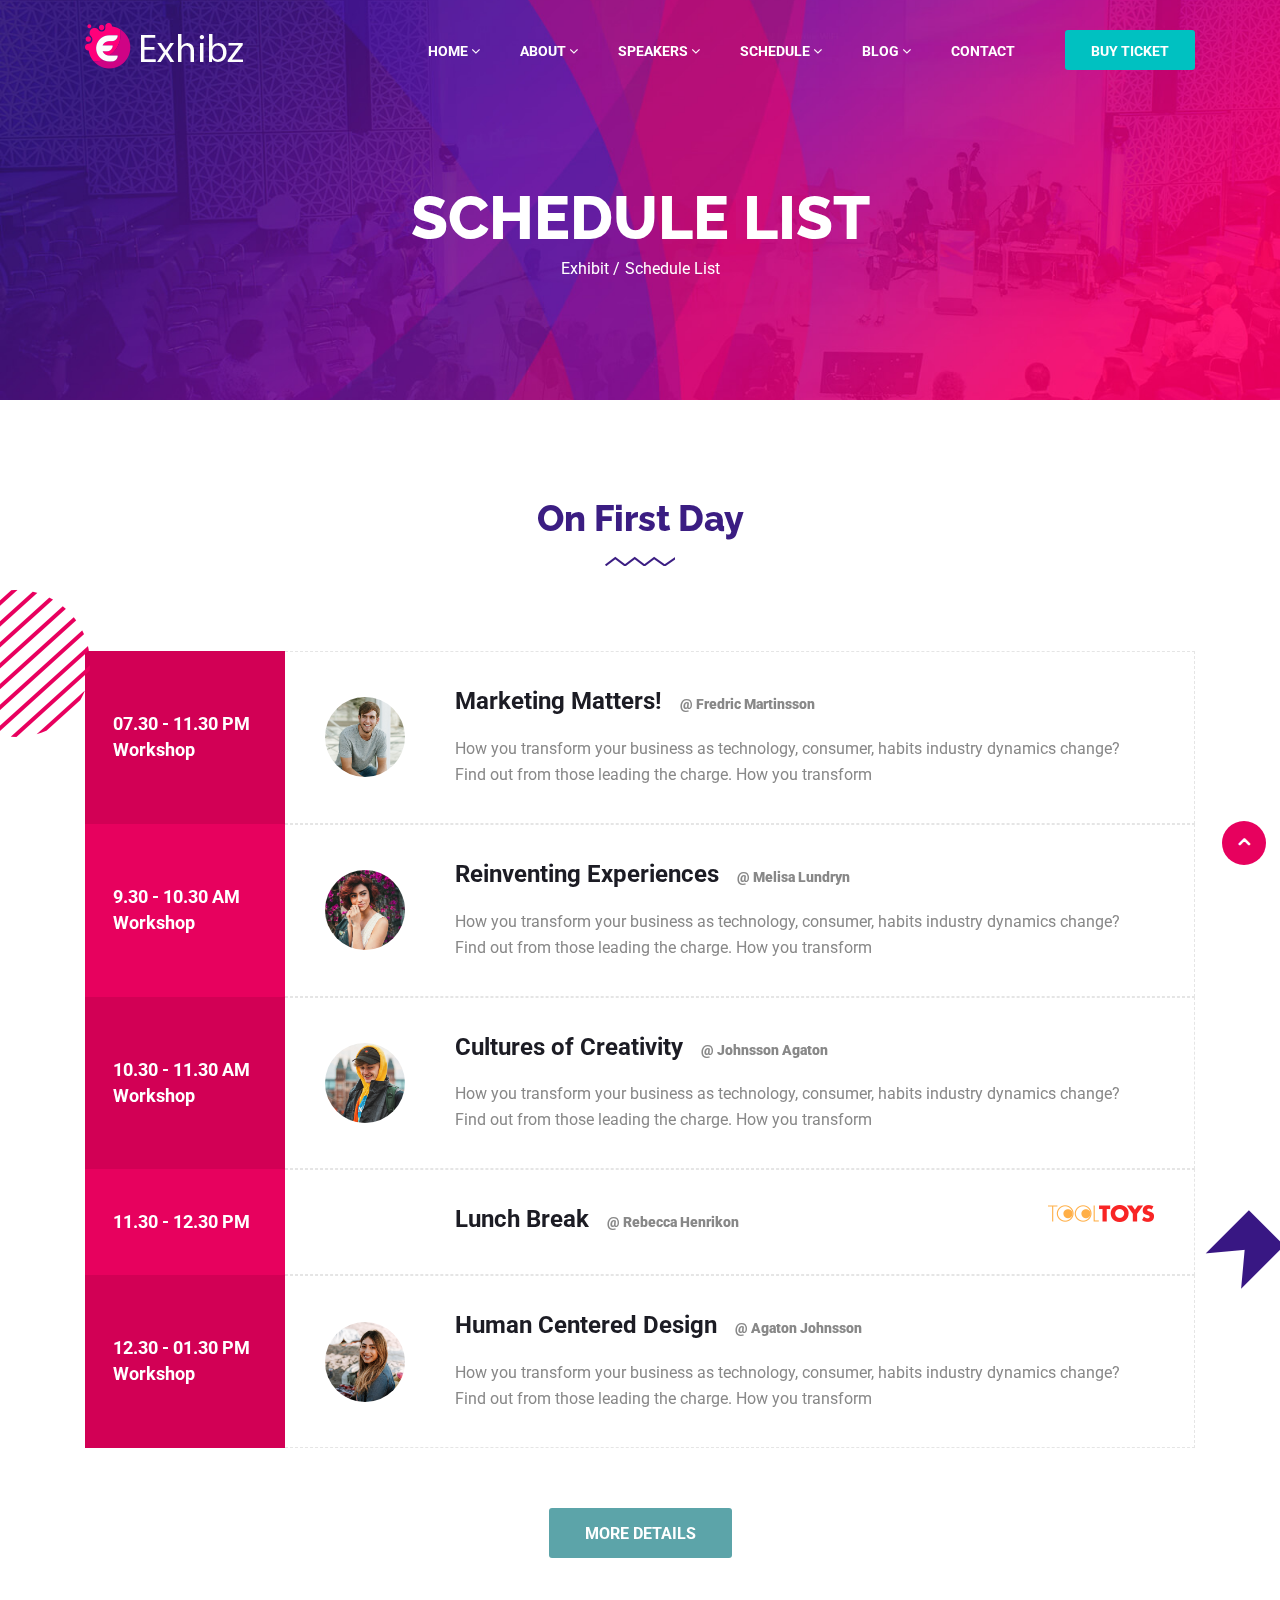
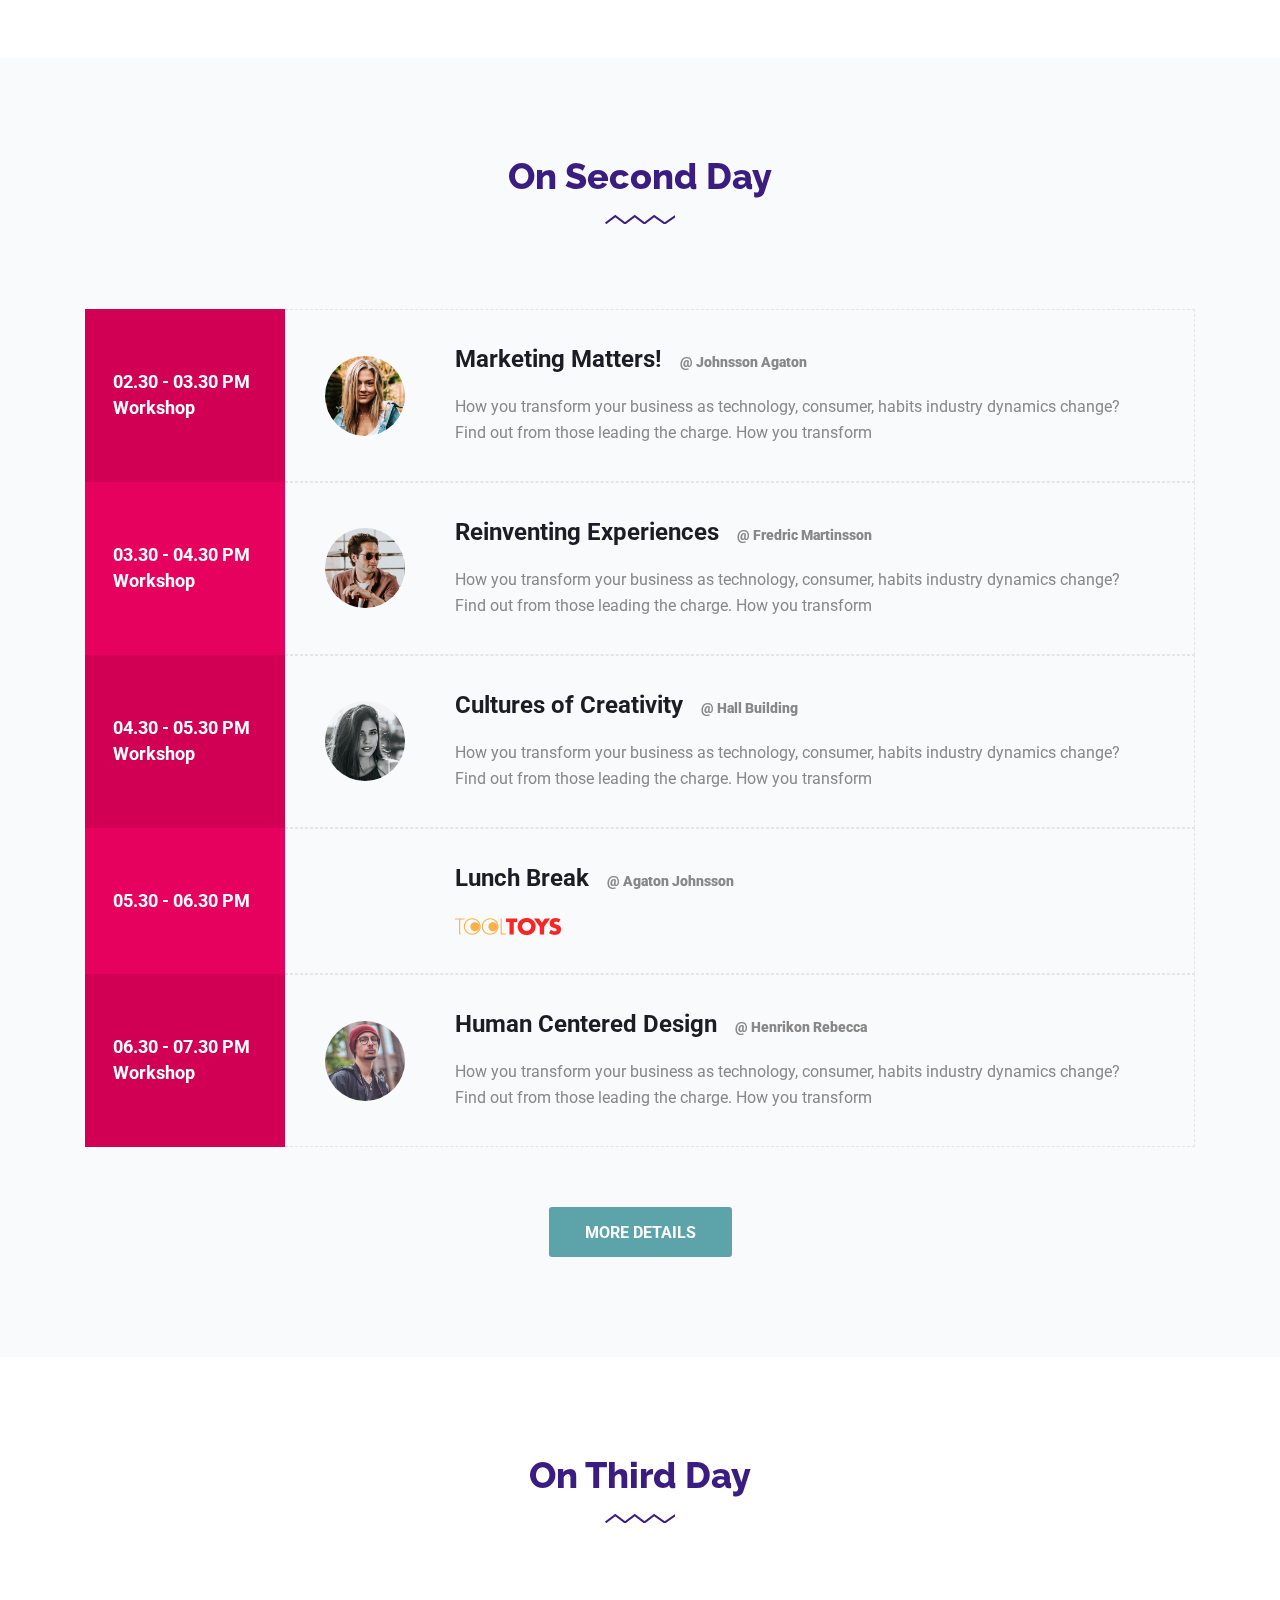
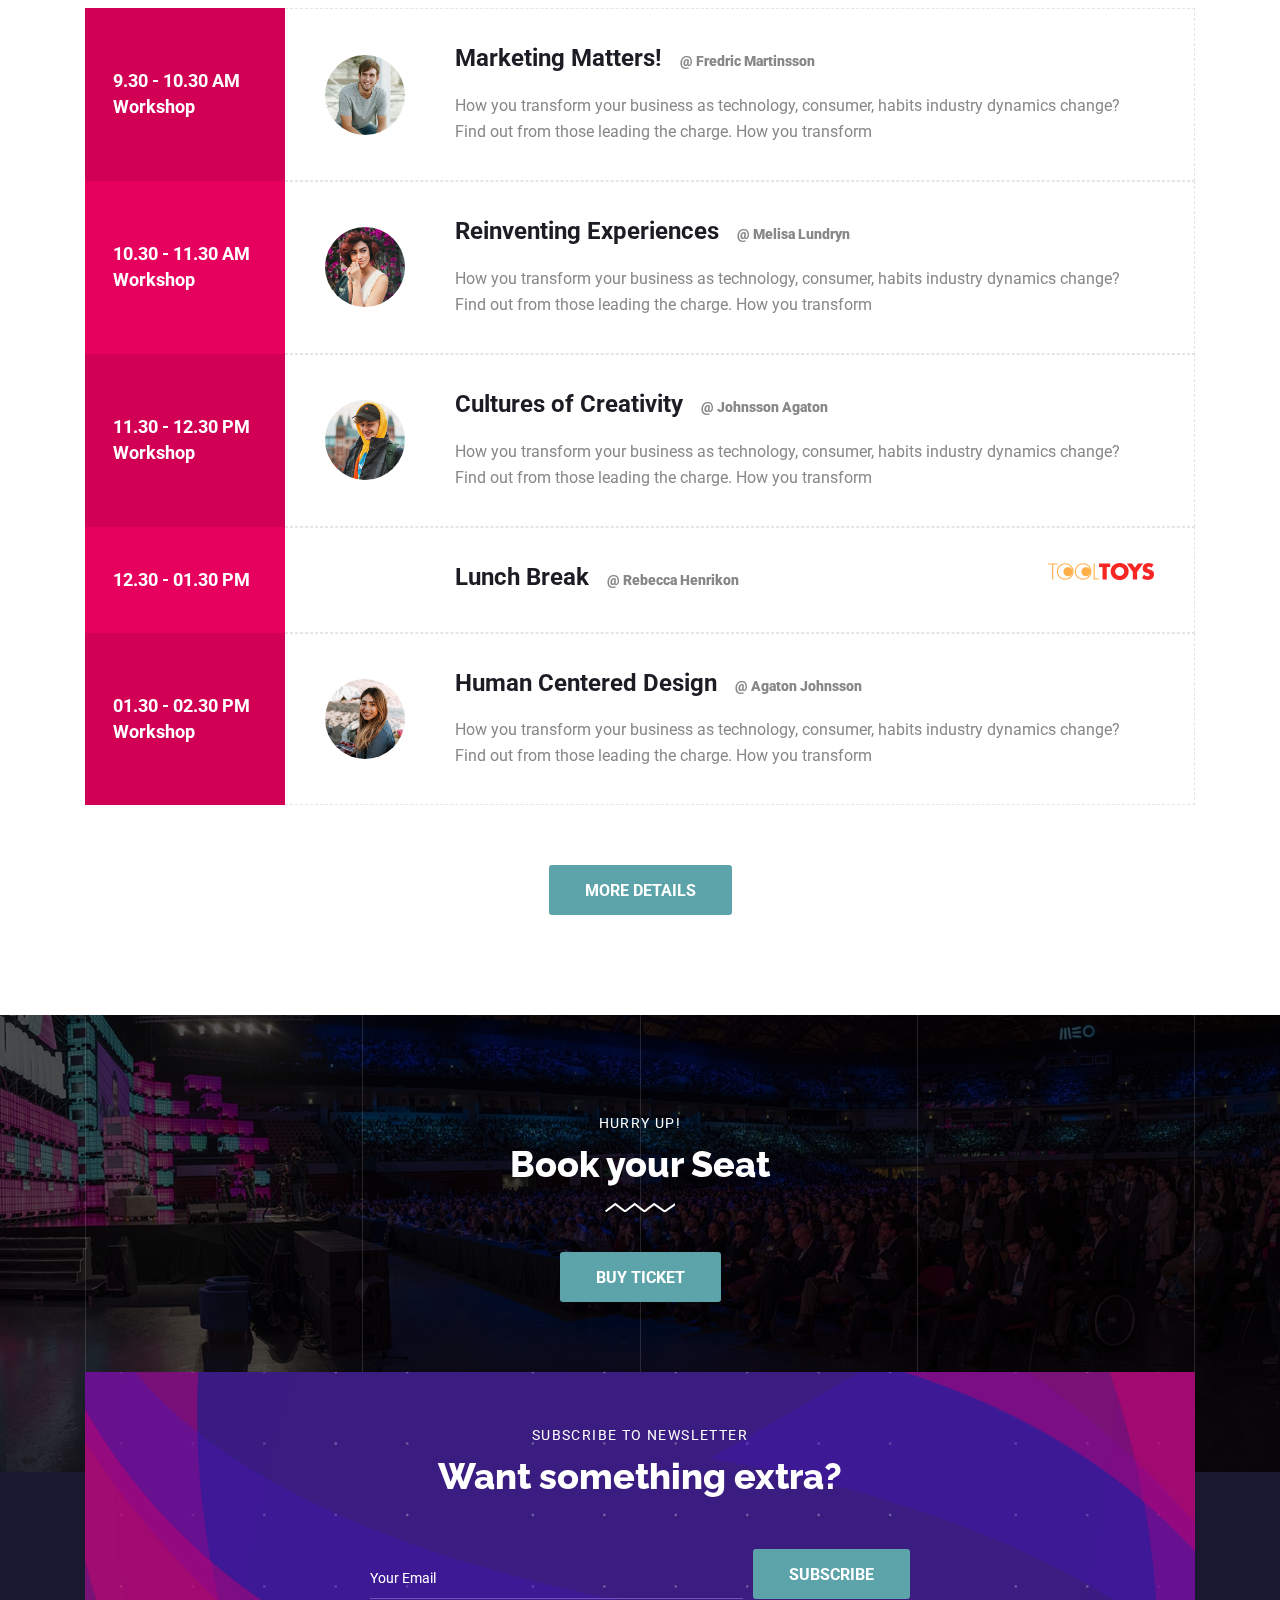
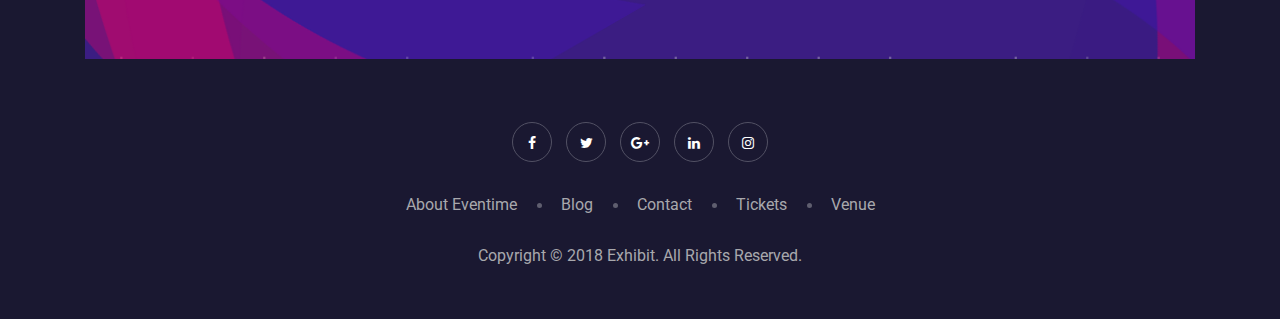
<file: schedule-list.html>
<!DOCTYPE html>
<html lang="en">


<!-- Mirrored from demo.themewinter.com/html/exhibz/schedule-list.html by HTTrack Website Copier/3.x [XR&CO'2014], Sat, 21 Dec 2019 16:54:49 GMT -->
<head>
   <!-- Basic Page Needs ================================================== -->
   <meta charset="utf-8">

   <!-- Mobile Specific Metas ================================================== -->
   <meta http-equiv="X-UA-Compatible" content="IE=edge">
   <meta name="viewport" content="width=device-width, initial-scale=1.0, user-scalable=0">

   <!-- Site Title -->
   <title>Exhibit - Conference &amp; Event HTML Template</title>

   <!-- CSS
         ================================================== -->
   <!-- Bootstrap -->
   <link rel="stylesheet" href="css/bootstrap.min.css">

   <!-- FontAwesome -->
   <link rel="stylesheet" href="css/font-awesome.min.css">
   <!-- Animation -->
   <link rel="stylesheet" href="css/animate.css">
   <!-- magnific -->
   <link rel="stylesheet" href="css/magnific-popup.css">
   <!-- carousel -->
   <link rel="stylesheet" href="css/owl.carousel.min.css">
   <!-- isotop -->
   <link rel="stylesheet" href="css/isotop.css">
   <!-- ico fonts -->
   <link rel="stylesheet" href="css/xsIcon.css">
   <!-- Template styles-->
   <link rel="stylesheet" href="css/style.css">
   <!-- Responsive styles-->
   <link rel="stylesheet" href="css/responsive.css">

   <!-- HTML5 shim and Respond.js IE8 support of HTML5 elements and media queries -->
   <!-- WARNING: Respond.js doesn't work if you view the page via file:// -->
   <!--[if lt IE 9]>
      <script src="https://oss.maxcdn.com/html5shiv/3.7.2/html5shiv.min.js"></script>
      <script src="https://oss.maxcdn.com/respond/1.4.2/respond.min.js"></script>
      <![endif]-->

</head>

<body>
   <div class="body-inner">
      <!-- Header start -->
      <header id="header" class="header header-transparent">
         <div class="container">
            <nav class="navbar navbar-expand-lg navbar-light">
               <!-- logo-->
               <a class="navbar-brand" href="index.html">
                  <img src="images/logos/logo.png" alt="">
               </a>
               <button class="navbar-toggler" type="button" data-toggle="collapse" data-target="#navbarNavDropdown"
                  aria-controls="navbarNavDropdown" aria-expanded="false" aria-label="Toggle navigation">
                  <span class="navbar-toggler-icon"><i class="icon icon-menu"></i></span>
               </button>
               <div class="collapse navbar-collapse" id="navbarNavDropdown">
                  <ul class="navbar-nav ml-auto">
                     <li class="dropdown nav-item active">
                        <a href="#" class="" data-toggle="dropdown">Home <i class="fa fa-angle-down"></i></a>
                        <ul class="dropdown-menu" role="menu">
                              <li><a href="index.html">Home One</a></li>
                              <li><a href="index-2.html">Home Two</a></li>
                              <li><a href="index-3.html">Home Three</a></li>
                              <li><a href="index-4.html">Home Four</a></li>
                              <li><a href="index-5.html">Home Five</a></li>
                              <li><a href="index-6.html">Home Six</a></li>
                              <li><a href="index-7.html">Home Seven</a></li>
                        </ul>
                     </li>
                     <li class="dropdown nav-item">
                        <a href="#" class="" data-toggle="dropdown">About <i class="fa fa-angle-down"></i></a>
                        <ul class="dropdown-menu" role="menu">
                           <li><a href="about-us.html">About Us</a></li>
                           <li><a href="gallery.html">Gallery</a></li>
                           <li><a href="faq.html">FAQ</a></li>
                           <li><a href="pricing.html">Pricing Table</a></li>
                           <li><a href="sponsors-1.html">Sponsors</a></li>
                           <li><a href="venue.html">Venue</a></li>
                           <li><a href="404.html">Erro Page</a></li>
                        </ul>
                     </li>
                     <li class="nav-item dropdown">
                        <a href="#" class="" data-toggle="dropdown">Speakers <i class="fa fa-angle-down"></i></a>
                        <ul class="dropdown-menu" role="menu">
                           <li><a href="speakers-1.html">Speakers-1</a></li>
                           <li><a href="speakers-2.html">Speakers-2</a></li>
                        </ul>

                     </li>
                     <li class="nav-item dropdown">
                        <a href="#" class="" data-toggle="dropdown">Schedule <i class="fa fa-angle-down"></i></a>
                        <ul class="dropdown-menu" role="menu">
                              <li><a href="schedule-list.html">Schedule List</a></li>
                              <li><a href="schedule-tab-1.html">Schedule Tab 1</a></li>
                              <li><a href="schedule-tab-2.html">Schedule Tab 2</a></li>
                        </ul>
                     </li>
                     <li class="nav-item dropdown">
                        <a href="#"> Blog <i class="fa fa-angle-down"></i></a>
                        <ul class="dropdown-menu" role="menu">
                           <li><a href="blog.html">Blog</a></li>
                           <li><a href="news-single.html">Blog Details</a></li>
                        </ul>
                     </li>
                     <li class="nav-item">
                        <a href="contact.html">Contact</a>
                     </li>
                     <li class="header-ticket nav-item">
                        <a class="ticket-btn btn" href="pricing.html"> Buy  Ticket
                        </a>
                     </li>
                  </ul>
               </div>
            </nav>
         </div><!-- container end-->
      </header>
      <!--/ Header end -->

      <div id="page-banner-area" class="page-banner-area" style="background-image:url(images/hero_area/banner_bg.jpg)">
         <!-- Subpage title start -->
         <div class="page-banner-title">
            <div class="text-center">
               <h2>Schedule List</h2>
               <ol class="breadcrumb">
                  <li>
                     <a href="#">Exhibit /</a>
                  </li>
                  <li>
                     Schedule List
                  </li>
               </ol>
            </div>
         </div><!-- Subpage title end -->
      </div><!-- Page Banner end -->

      <section class="ts-schedule">
         <div class="container">

            <div class="row">
               <div class="col-lg-12">
                  <h2 class="section-title">
                     On First Day
                  </h2>
               </div><!-- col end-->
            </div><!-- row end-->
            <div class="row">
               <div class="col-lg-12">
                  <div class="tab-content schedule-tabs">
                     <div role="tabpanel" class="tab-pane active" id="date3">
                        <div class="schedule-listing">
                           <div class="schedule-slot-time">
                              <span> 07.30 - 11.30 PM</span>
                              Workshop
                           </div>
                           <div class="schedule-slot-info">
                              <a href="#">
                                                                    <img class="schedule-slot-speakers" src="images/speakers/speaker1.jpg" alt="">
                                                                </a>
                              <div class="schedule-slot-info-content">
                                 <h3 class="schedule-slot-title">Marketing Matters!
                                    <strong>@ Fredric Martinsson</strong>
                                 </h3>
                                 <p>How you transform your business as
                                    technology, consumer, habits industry dynamics change? Find out from
                                    those leading the charge. How you transform </p>
                              </div>
                              <!--Info content end -->
                           </div><!-- Slot info end -->
                        </div>
                        <!--schedule-listing end -->
                        <div class="schedule-listing">
                           <div class="schedule-slot-time">
                              <span> 9.30 - 10.30 AM</span>
                              Workshop
                           </div>
                           <div class="schedule-slot-info">
                              <a href="#">
                                                                        <img class="schedule-slot-speakers" src="images/speakers/speaker2.jpg" alt="">
                                                                    </a>
                              <div class="schedule-slot-info-content">
                                 <h3 class="schedule-slot-title">Reinventing Experiences
                                    <strong>@ Melisa Lundryn</strong>
                                 </h3>
                                 <p>How you transform your business as
                                    technology, consumer, habits industry dynamics change? Find out from
                                    those leading the charge. How you transform </p>
                              </div>
                              <!--Info content end -->
                           </div><!-- Slot info end -->
                        </div>
                        <!--schedule-listing end -->
                        <div class="schedule-listing">
                           <div class="schedule-slot-time">
                              <span> 10.30 - 11.30 AM</span>
                              Workshop
                           </div>
                           <div class="schedule-slot-info">
                              <a href="#">
                                                                            <img class="schedule-slot-speakers" src="images/speakers/speaker3.jpg" alt="">
                                                                        </a>
                              <div class="schedule-slot-info-content">
                                 <h3 class="schedule-slot-title">Cultures of Creativity
                                    <strong>@ Johnsson Agaton</strong>
                                 </h3>
                                 <p>How you transform your business as
                                    technology, consumer, habits industry dynamics change? Find out from
                                    those leading the charge. How you transform </p>
                              </div>
                              <!--Info content end -->
                           </div><!-- Slot info end -->
                        </div>
                        <!--schedule-listing end -->
                        <div class="schedule-listing launce">
                           <div class="schedule-slot-time">
                              <span> 11.30 - 12.30 PM</span>
                           </div>
                           <div class="schedule-slot-info">

                              <div class="schedule-slot-info-content">
                                 <h3 class="schedule-slot-title">Lunch Break
                                    <strong>@ Rebecca Henrikon</strong>
                                 </h3>
                                 <a href="#">
                                                                            <img  src="images/schedule_lunch.png" alt="">
                                                                         </a>
                              </div>
                              <!--Info content end -->
                           </div><!-- Slot info end -->
                        </div>
                        <!--schedule-listing end -->

                        <div class="schedule-listing">
                           <div class="schedule-slot-time">
                              <span> 12.30 - 01.30 PM</span>
                              Workshop
                           </div>
                           <div class="schedule-slot-info">
                              <a href="#">
                                                                 <img class="schedule-slot-speakers" src="images/speakers/speaker4.jpg" alt="">
                                                                            </a>
                              <div class="schedule-slot-info-content">
                                 <h3 class="schedule-slot-title">Human Centered Design
                                    <strong>@ Agaton Johnsson</strong>
                                 </h3>
                                 <p>How you transform your business as
                                    technology, consumer, habits industry dynamics change? Find out from
                                    those leading the charge. How you transform </p>
                              </div>
                              <!--Info content end -->
                           </div><!-- Slot info end -->
                        </div>
                        <!--schedule-listing end -->
                        <div class="schedule-listing-btn">
                           <a href="#" class="btn">More Details</a>
                        </div>
                     </div>

                  </div>
               </div>
            </div>
         </div><!-- container end-->
         <div class="speaker-shap">
            <img class="shap2" src="images/shap/home_schedule_memphis1.png" alt="">
            <img class="shap1" src="images/shap/home_schedule_memphis2.png" alt="">
         </div>
      </section>

      <section class="ts-schedule section-bg">
         <div class="container">
            <div class="row">
               <div class="col-lg-12">
                  <h2 class="section-title">
                     On Second Day
                  </h2>
               </div><!-- col end-->
            </div><!-- row end-->
            <div class="row">
               <div class="col-lg-12">
                  <div class="tab-content schedule-tabs">
                     <div role="tabpanel" class="tab-pane active" id="date2">
                        <div class="schedule-listing">
                           <div class="schedule-slot-time">
                              <span> 02.30 - 03.30 PM</span>
                              Workshop
                           </div>
                           <div class="schedule-slot-info">
                              <a href="#">
                                                                <img class="schedule-slot-speakers" src="images/speakers/speaker5.jpg" alt="">
                                                            </a>
                              <div class="schedule-slot-info-content">
                                 <h3 class="schedule-slot-title">Marketing Matters!
                                    <strong>@ Johnsson Agaton</strong>
                                 </h3>
                                 <p>How you transform your business as
                                    technology, consumer, habits industry dynamics change? Find out from
                                    those leading the charge. How you transform </p>
                              </div>
                              <!--Info content end -->
                           </div><!-- Slot info end -->
                        </div>
                        <!--schedule-listing end -->
                        <div class="schedule-listing">
                           <div class="schedule-slot-time">
                              <span> 03.30 - 04.30 PM</span>
                              Workshop
                           </div>
                           <div class="schedule-slot-info">
                              <a href="#">
                                                                    <img class="schedule-slot-speakers" src="images/speakers/speaker6.jpg" alt="">
                                                                </a>
                              <div class="schedule-slot-info-content">
                                 <h3 class="schedule-slot-title">Reinventing Experiences
                                    <strong>@ Fredric Martinsson</strong>
                                 </h3>
                                 <p>How you transform your business as
                                    technology, consumer, habits industry dynamics change? Find out from
                                    those leading the charge. How you transform </p>
                              </div>
                              <!--Info content end -->
                           </div><!-- Slot info end -->
                        </div>
                        <!--schedule-listing end -->
                        <div class="schedule-listing">
                           <div class="schedule-slot-time">
                              <span> 04.30 - 05.30 PM</span>
                              Workshop
                           </div>
                           <div class="schedule-slot-info">
                              <a href="#">
                                                                        <img class="schedule-slot-speakers" src="images/speakers/speaker7.jpg" alt="">
                                                                    </a>
                              <div class="schedule-slot-info-content">
                                 <h3 class="schedule-slot-title">Cultures of Creativity
                                    <strong>@ Hall  Building</strong>
                                 </h3>
                                 <p>How you transform your business as
                                    technology, consumer, habits industry dynamics change? Find out from
                                    those leading the charge. How you transform </p>
                              </div>
                              <!--Info content end -->
                           </div><!-- Slot info end -->
                        </div>
                        <!--schedule-listing end -->
                        <div class="schedule-listing">
                           <div class="schedule-slot-time">
                              <span> 05.30 - 06.30 PM</span>
                           </div>
                           <div class="schedule-slot-info">

                              <div class="schedule-slot-info-content">
                                 <h3 class="schedule-slot-title">Lunch Break
                                    <strong>@ Agaton Johnsson</strong>
                                 </h3>
                                 <a href="#">
                                                                        <img  src="images/schedule_lunch.png" alt="">
                                                                     </a>
                              </div>
                              <!--Info content end -->
                           </div><!-- Slot info end -->
                        </div>
                        <!--schedule-listing end -->

                        <div class="schedule-listing">
                           <div class="schedule-slot-time">
                              <span> 06.30 - 07.30 PM</span>
                              Workshop
                           </div>
                           <div class="schedule-slot-info">
                              <a href="#">
                                                             <img class="schedule-slot-speakers" src="images/speakers/speaker8.jpg" alt="">
                                                                        </a>
                              <div class="schedule-slot-info-content">
                                 <h3 class="schedule-slot-title">Human Centered Design
                                    <strong>@ Henrikon Rebecca</strong>
                                 </h3>
                                 <p>How you transform your business as
                                    technology, consumer, habits industry dynamics change? Find out from
                                    those leading the charge. How you transform </p>
                              </div>
                              <!--Info content end -->
                           </div><!-- Slot info end -->
                        </div>
                        <!--schedule-listing end -->
                        <div class="schedule-listing-btn">
                           <a href="#" class="btn">More Details</a>
                        </div>
                     </div>

                  </div>
               </div>
            </div>
         </div><!-- container end-->
      </section>

      <section class="ts-schedule">
         <div class="container">
            <div class="row">
               <div class="col-lg-12">
                  <h2 class="section-title">
                     On Third Day
                  </h2>
               </div><!-- col end-->
            </div><!-- row end-->
            <div class="row">
               <div class="col-lg-12">
                  <div class="tab-content schedule-tabs">
                     <div role="tabpanel" class="tab-pane active" id="date1">
                        <div class="schedule-listing">
                           <div class="schedule-slot-time">
                              <span> 9.30 - 10.30 AM</span>
                              Workshop
                           </div>
                           <div class="schedule-slot-info">
                              <a href="#">
                                                  <img class="schedule-slot-speakers" src="images/speakers/speaker1.jpg" alt="">
                                              </a>
                              <div class="schedule-slot-info-content">
                                 <h3 class="schedule-slot-title">Marketing Matters!
                                    <strong>@ Fredric Martinsson</strong>
                                 </h3>
                                 <p>How you transform your business as
                                    technology, consumer, habits industry dynamics change? Find out from
                                    those leading the charge. How you transform </p>
                              </div>
                              <!--Info content end -->
                           </div><!-- Slot info end -->
                        </div>
                        <!--schedule-listing end -->
                        <div class="schedule-listing">
                           <div class="schedule-slot-time">
                              <span> 10.30 - 11.30 AM</span>
                              Workshop
                           </div>
                           <div class="schedule-slot-info">
                              <a href="#">
                                                      <img class="schedule-slot-speakers" src="images/speakers/speaker2.jpg" alt="">
                                                  </a>
                              <div class="schedule-slot-info-content">
                                 <h3 class="schedule-slot-title">Reinventing Experiences
                                    <strong>@ Melisa Lundryn</strong>
                                 </h3>
                                 <p>How you transform your business as
                                    technology, consumer, habits industry dynamics change? Find out from
                                    those leading the charge. How you transform </p>
                              </div>
                              <!--Info content end -->
                           </div><!-- Slot info end -->
                        </div>
                        <!--schedule-listing end -->
                        <div class="schedule-listing">
                           <div class="schedule-slot-time">
                              <span> 11.30 - 12.30 PM</span>
                              Workshop
                           </div>
                           <div class="schedule-slot-info">
                              <a href="#">
                                                          <img class="schedule-slot-speakers" src="images/speakers/speaker3.jpg" alt="">
                                                      </a>
                              <div class="schedule-slot-info-content">
                                 <h3 class="schedule-slot-title">Cultures of Creativity
                                    <strong>@ Johnsson Agaton</strong>
                                 </h3>
                                 <p>How you transform your business as
                                    technology, consumer, habits industry dynamics change? Find out from
                                    those leading the charge. How you transform </p>
                              </div>
                              <!--Info content end -->
                           </div><!-- Slot info end -->
                        </div>
                        <!--schedule-listing end -->
                        <div class="schedule-listing launce">
                           <div class="schedule-slot-time">
                              <span> 12.30 - 01.30 PM</span>
                           </div>
                           <div class="schedule-slot-info">

                              <div class="schedule-slot-info-content">
                                 <h3 class="schedule-slot-title">Lunch Break
                                    <strong>@ Rebecca Henrikon</strong>
                                 </h3>
                                 <a href="#">
                                                          <img  src="images/schedule_lunch.png" alt="">
                                                       </a>
                              </div>
                              <!--Info content end -->
                           </div><!-- Slot info end -->
                        </div>
                        <!--schedule-listing end -->

                        <div class="schedule-listing">
                           <div class="schedule-slot-time">
                              <span> 01.30 - 02.30 PM</span>
                              Workshop
                           </div>
                           <div class="schedule-slot-info">
                              <a href="#">
                                               <img class="schedule-slot-speakers" src="images/speakers/speaker4.jpg" alt="">
                                                          </a>
                              <div class="schedule-slot-info-content">
                                 <h3 class="schedule-slot-title">Human Centered Design
                                    <strong>@ Agaton Johnsson</strong>
                                 </h3>
                                 <p>How you transform your business as
                                    technology, consumer, habits industry dynamics change? Find out from
                                    those leading the charge. How you transform </p>
                              </div>
                              <!--Info content end -->
                           </div><!-- Slot info end -->
                        </div>
                        <!--schedule-listing end -->
                        <div class="schedule-listing-btn">
                           <a href="#" class="btn">More Details</a>
                        </div>
                     </div>


                  </div>
               </div>
            </div>
         </div><!-- container end-->
      </section>

      <!-- ts footer area start-->
      <div class="footer-area">

         <!-- ts-book-seat start-->
         <section class="ts-book-seat" style="background-image: url(images/book_seat_img.jpg)">
            <div class="container">
               <div class="row">
                  <div class="col-lg-8 mx-auto">
                     <div class="book-seat-content text-center mb-70">
                        <h2 class="section-title white">
                           <span>Hurry up!</span>
                           Book your Seat
                        </h2>
                        <a href="#" class="btn">Buy Ticket</a>
                     </div><!-- book seat end-->
                  </div><!-- col end-->

               </div><!-- row end-->
               <div class="ts-footer-newsletter">
                  <div class="ts-newsletter" style="background-image: url(images/shap/subscribe_pattern.png)">
                     <div class="row">
                        <div class="col-lg-6 mx-auto">
                           <div class="ts-newsletter-content">
                              <h2 class="section-title">
                                 <span>sUBSCRIBE TO nEWSLETTER</span>
                                 Want something extra?
                              </h2>
                           </div>
                           <div class="newsletter-form">
                              <form action="#" method="post" class="media align-items-end">
                                 <div class="email-form-group media-body">
                                    <input type="email" name="email" id="newsletter-form-email" class="form-control"
                                       placeholder="Your Email" autocomplete="off" required="">
                                 </div>
                                 <div class="d-flex ts-submit-btn">
                                    <button class="btn">Subscribe</button>
                                 </div>
                              </form>
                           </div>
                        </div>
                     </div>
                  </div>
               </div>
            </div><!-- container end-->
         </section>
         <!-- book seat  end-->

         <!-- footer start-->
         <footer class="ts-footer">
            <div class="container">
               <div class="row">
                  <div class="col-lg-8 mx-auto">
                     <div class="ts-footer-social text-center mb-30">
                        <ul>
                           <li>
                              <a href="#"><i class="fa fa-facebook"></i></a>
                           </li>
                           <li>
                              <a href="#"><i class="fa fa-twitter"></i></a>
                           </li>
                           <li>
                              <a href="#"><i class="fa fa-google-plus"></i></a>
                           </li>
                           <li>
                              <a href="#"><i class="fa fa-linkedin"></i></a>
                           </li>
                           <li>
                              <a href="#"><i class="fa fa-instagram"></i></a>
                           </li>
                        </ul>
                     </div>
                     <!-- footer social end-->
                     <div class="footer-menu text-center mb-25">
                        <ul>
                           <li><a href="#">About Eventime</a></li>
                           <li><a href="#">Blog</a></li>
                           <li><a href="#">Contact</a></li>
                           <li><a href="#">Tickets</a></li>
                           <li><a href="#">Venue</a></li>
                        </ul>
                     </div><!-- footer menu end-->
                     <div class="copyright-text text-center">
                        <p>Copyright © 2018 Exhibit. All Rights Reserved.</p>
                     </div>
                  </div>
               </div>
            </div>
         </footer>
         <!-- footer end-->

         <div class="BackTo">
            <a href="#" class="fa fa-angle-up" aria-hidden="true"></a>
         </div>

      </div>
      <!-- ts footer area end-->



      <!-- Javascript Files
            ================================================== -->
      <!-- initialize jQuery Library -->
      <script src="js/jquery.js"></script>

      <script src="js/popper.min.js"></script>
      <!-- Bootstrap jQuery -->
      <script src="js/bootstrap.min.js"></script>
      <!-- Counter -->
      <script src="js/jquery.appear.min.js"></script>
      <!-- Countdown -->
      <script src="js/jquery.jCounter.js"></script>
      <!-- magnific-popup -->
      <script src="js/jquery.magnific-popup.min.js"></script>
      <!-- carousel -->
      <script src="js/owl.carousel.min.js"></script>
      <!-- Waypoints -->
      <script src="js/wow.min.js"></script>
      <!-- isotop -->
      <script src="js/isotope.pkgd.min.js"></script>

      <!-- Template custom -->
      <script src="js/main.js"></script>
   </div>
   <!-- Body inner end -->
</body>


<!-- Mirrored from demo.themewinter.com/html/exhibz/schedule-list.html by HTTrack Website Copier/3.x [XR&CO'2014], Sat, 21 Dec 2019 16:54:49 GMT -->
</html>
</file>
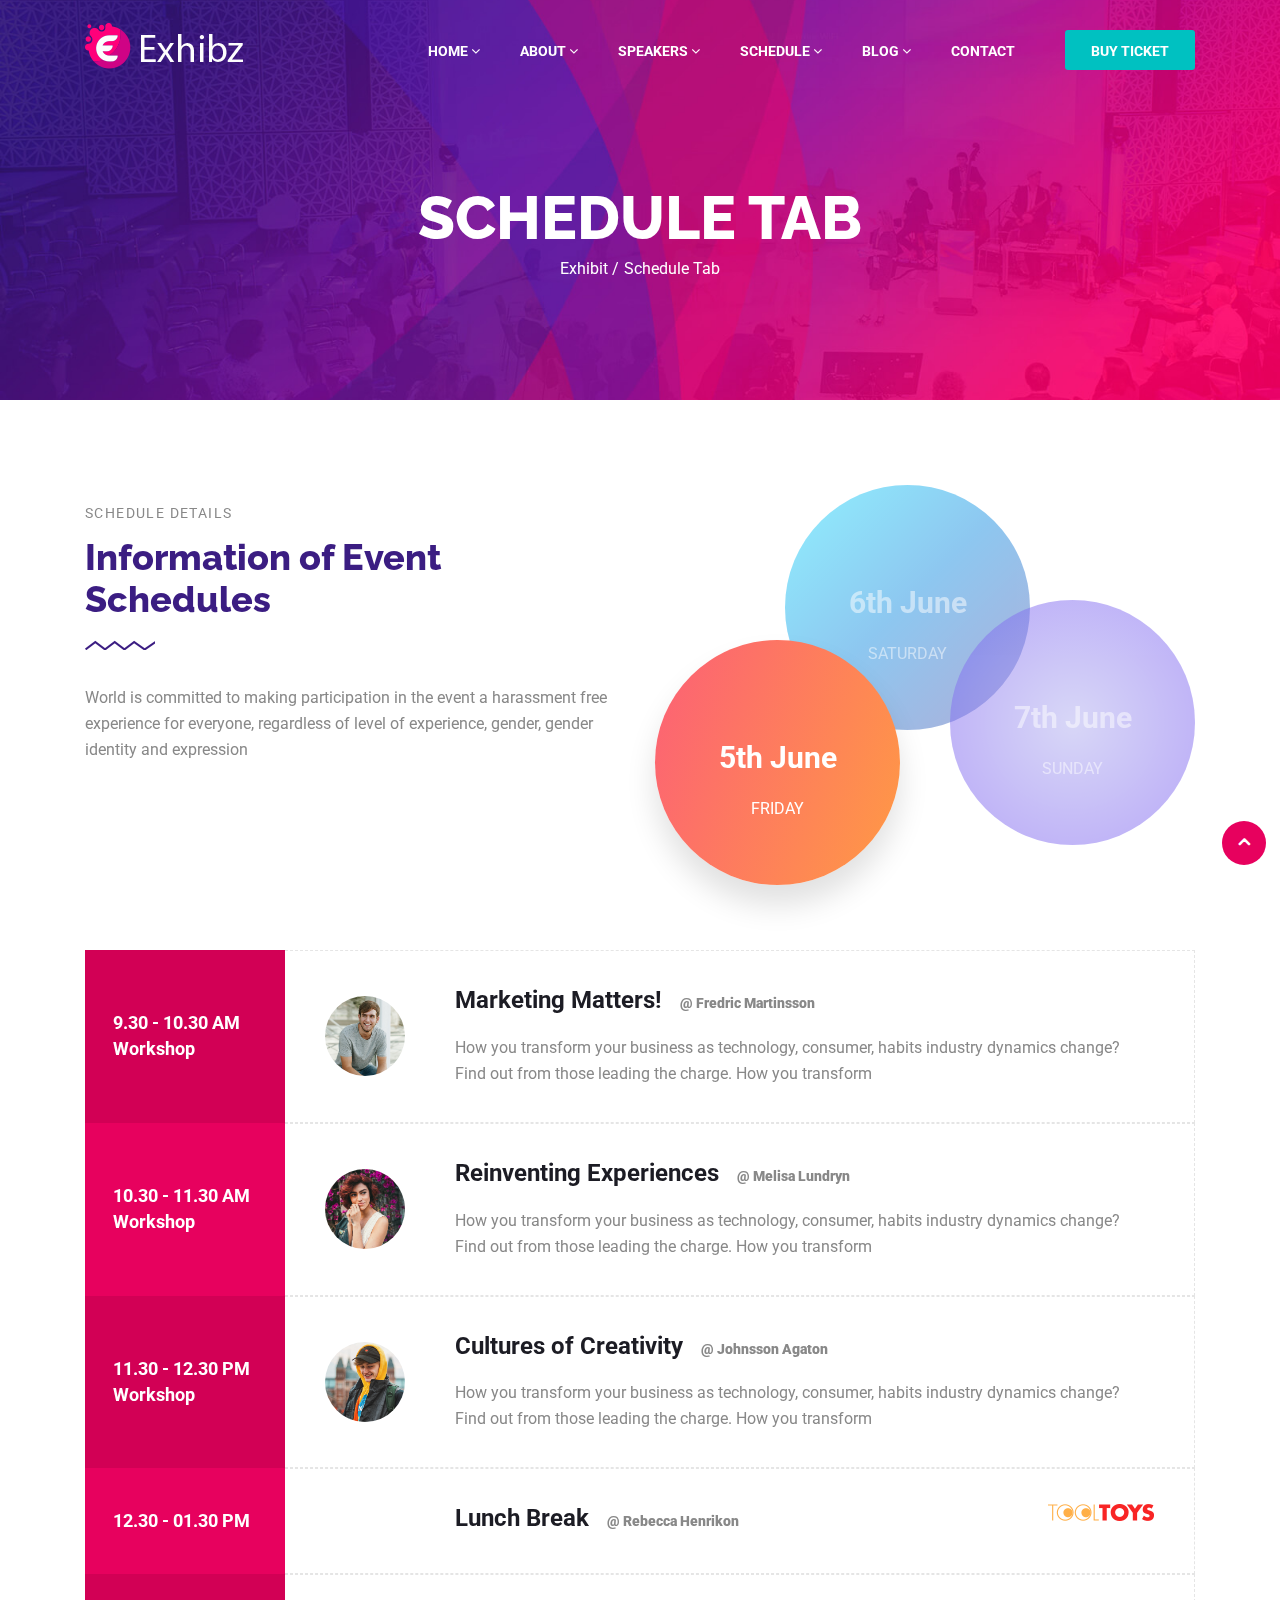
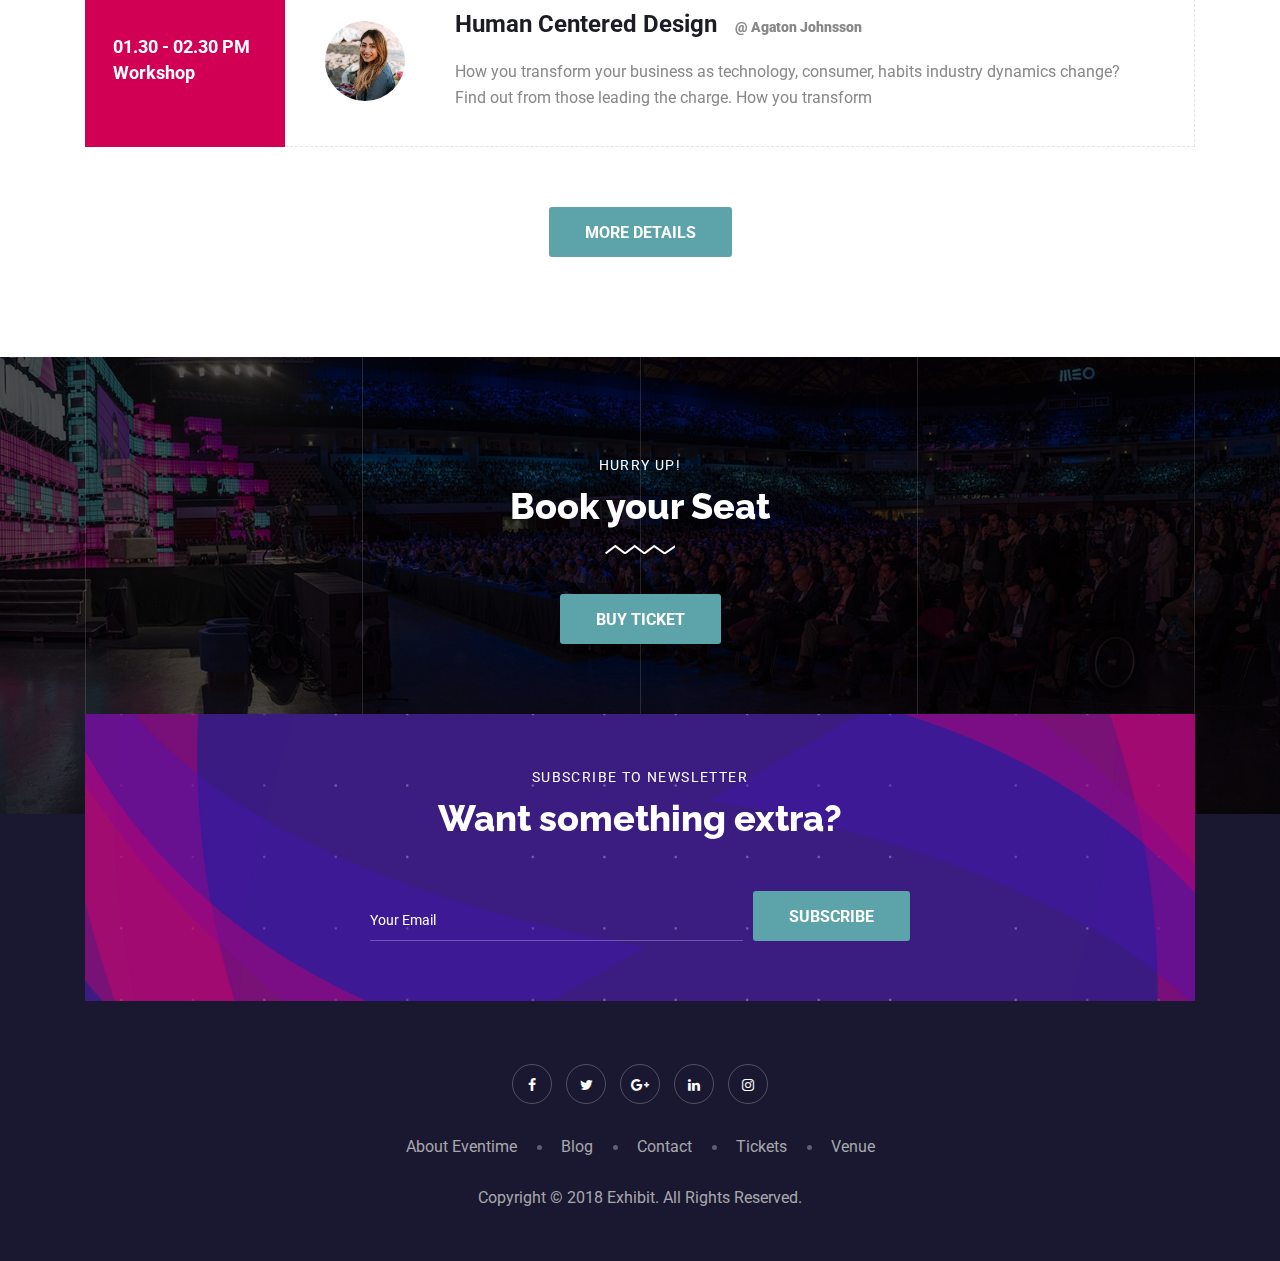
<file: schedule-tab-1.html>
<!DOCTYPE html>
<html lang="en">


<!-- Mirrored from demo.themewinter.com/html/exhibz/schedule-tab-1.html by HTTrack Website Copier/3.x [XR&CO'2014], Sat, 21 Dec 2019 16:54:49 GMT -->
<head>
   <!-- Basic Page Needs ================================================== -->
   <meta charset="utf-8">

   <!-- Mobile Specific Metas ================================================== -->
   <meta http-equiv="X-UA-Compatible" content="IE=edge">
   <meta name="viewport" content="width=device-width, initial-scale=1.0, user-scalable=0">

   <!-- Site Title -->
   <title>Exhibit - Conference &amp; Event HTML Template</title>

   <!-- CSS
         ================================================== -->
   <!-- Bootstrap -->
   <link rel="stylesheet" href="css/bootstrap.min.css">

   <!-- FontAwesome -->
   <link rel="stylesheet" href="css/font-awesome.min.css">
   <!-- Animation -->
   <link rel="stylesheet" href="css/animate.css">
   <!-- magnific -->
   <link rel="stylesheet" href="css/magnific-popup.css">
   <!-- carousel -->
   <link rel="stylesheet" href="css/owl.carousel.min.css">
   <!-- isotop -->
   <link rel="stylesheet" href="css/isotop.css">
   <!-- ico fonts -->
   <link rel="stylesheet" href="css/xsIcon.css">
   <!-- Template styles-->
   <link rel="stylesheet" href="css/style.css">
   <!-- Responsive styles-->
   <link rel="stylesheet" href="css/responsive.css">

   <!-- HTML5 shim and Respond.js IE8 support of HTML5 elements and media queries -->
   <!-- WARNING: Respond.js doesn't work if you view the page via file:// -->
   <!--[if lt IE 9]>
      <script src="https://oss.maxcdn.com/html5shiv/3.7.2/html5shiv.min.js"></script>
      <script src="https://oss.maxcdn.com/respond/1.4.2/respond.min.js"></script>
      <![endif]-->

</head>

<body>
   <div class="body-inner">
      <!-- Header start -->
      <header id="header" class="header header-transparent">
         <div class="container">
            <nav class="navbar navbar-expand-lg navbar-light">
               <!-- logo-->
               <a class="navbar-brand" href="index.html">
                  <img src="images/logos/logo.png" alt="">
               </a>
               <button class="navbar-toggler" type="button" data-toggle="collapse" data-target="#navbarNavDropdown"
                  aria-controls="navbarNavDropdown" aria-expanded="false" aria-label="Toggle navigation">
                  <span class="navbar-toggler-icon"><i class="icon icon-menu"></i></span>
               </button>
               <div class="collapse navbar-collapse" id="navbarNavDropdown">
                  <ul class="navbar-nav ml-auto">
                     <li class="dropdown nav-item active">
                        <a href="#" class="" data-toggle="dropdown">Home <i class="fa fa-angle-down"></i></a>
                        <ul class="dropdown-menu" role="menu">
                              <li><a href="index.html">Home One</a></li>
                              <li><a href="index-2.html">Home Two</a></li>
                              <li><a href="index-3.html">Home Three</a></li>
                              <li><a href="index-4.html">Home Four</a></li>
                              <li><a href="index-5.html">Home Five</a></li>
                              <li><a href="index-6.html">Home Six</a></li>
                              <li><a href="index-7.html">Home Seven</a></li>
                        </ul>
                     </li>
                     <li class="dropdown nav-item">
                        <a href="#" class="" data-toggle="dropdown">About <i class="fa fa-angle-down"></i></a>
                        <ul class="dropdown-menu" role="menu">
                           <li><a href="about-us.html">About Us</a></li>
                           <li><a href="gallery.html">Gallery</a></li>
                           <li><a href="faq.html">FAQ</a></li>
                           <li><a href="pricing.html">Pricing Table</a></li>
                           <li><a href="sponsors-1.html">Sponsors</a></li>
                           <li><a href="venue.html">Venue</a></li>
                           <li><a href="404.html">Erro Page</a></li>
                        </ul>
                     </li>
                     <li class="nav-item dropdown">
                        <a href="#" class="" data-toggle="dropdown">Speakers <i class="fa fa-angle-down"></i></a>
                        <ul class="dropdown-menu" role="menu">
                           <li><a href="speakers-1.html">Speakers-1</a></li>
                           <li><a href="speakers-2.html">Speakers-2</a></li>
                        </ul>

                     </li>
                     <li class="nav-item dropdown">
                        <a href="#" class="" data-toggle="dropdown">Schedule <i class="fa fa-angle-down"></i></a>
                        <ul class="dropdown-menu" role="menu">
                              <li><a href="schedule-list.html">Schedule List</a></li>
                              <li><a href="schedule-tab-1.html">Schedule Tab 1</a></li>
                              <li><a href="schedule-tab-2.html">Schedule Tab 2</a></li>
                        </ul>
                     </li>
                     <li class="nav-item dropdown">
                        <a href="#"> Blog <i class="fa fa-angle-down"></i></a>
                        <ul class="dropdown-menu" role="menu">
                           <li><a href="blog.html">Blog</a></li>
                           <li><a href="news-single.html">Blog Details</a></li>
                        </ul>
                     </li>
                     <li class="nav-item">
                        <a href="contact.html">Contact</a>
                     </li>
                     <li class="header-ticket nav-item">
                        <a class="ticket-btn btn" href="pricing.html"> Buy  Ticket
                        </a>
                     </li>
                  </ul>
               </div>
            </nav>
         </div><!-- container end-->
      </header>
      <!--/ Header end -->

      <div id="page-banner-area" class="page-banner-area" style="background-image:url(images/hero_area/banner_bg.jpg)">
         <!-- Subpage title start -->
         <div class="page-banner-title">
            <div class="text-center">
               <h2>Schedule Tab</h2>
               <ol class="breadcrumb">
                  <li>
                     <a href="#">Exhibit /</a>
                  </li>
                  <li>
                     Schedule Tab
                  </li>
               </ol>
            </div>
         </div><!-- Subpage title end -->
      </div><!-- Page Banner end -->

      <section class="ts-schedule">
         <div class="container">
            <div class="row">
               <div class="col-lg-6">
                  <div class="ts-schedule-content">
                     <h2 class="column-title">
                        <span>Schedule Details</span>
                        Information of Event Schedules
                     </h2>
                     <p>World is committed to making participation in the event a harassment free experience for
                        everyone, regardless of level of experience, gender, gender identity and expression
                     </p>
                  </div>
               </div><!-- col end-->
               <div class="col-lg-6">
                  <div class="ts-schedule-info mb-70">
                     <ul class="nav nav-tabs" role="tablist">
                        <li class="nav-item">
                           <a class="active" title="Click Me" href="#date1" role="tab" data-toggle="tab">
														<h3>5th June</h3>
														<span>Friday</span>
												</a>
                        </li>
                        <li class="nav-item">
                           <a class="" href="#date2" title="Click Me" role="tab" data-toggle="tab">        <h3>6th June</h3>
														<span>Saturday</span>
												</a>
                        </li>
                        <li class="nav-item">
                           <a class="" href="#date3" title="Click Me" role="tab" data-toggle="tab">
														<h3>7th June</h3>
														<span>Sunday</span>
												</a>
                        </li>
                     </ul>
                     <!-- Tab panes -->
                  </div>
               </div><!-- col end-->
            </div><!-- row end-->
            <div class="row">
               <div class="col-lg-12">
                  <div class="tab-content schedule-tabs">
                     <div role="tabpanel" class="tab-pane active" id="date1">
                        <div class="schedule-listing">
                           <div class="schedule-slot-time">
                              <span> 9.30 - 10.30 AM</span>
                              Workshop
                           </div>
                           <div class="schedule-slot-info">
                              <a href="#">
                                                  <img class="schedule-slot-speakers" src="images/speakers/speaker1.jpg" alt="">
                                              </a>
                              <div class="schedule-slot-info-content">
                                 <h3 class="schedule-slot-title">Marketing Matters!
                                    <strong>@ Fredric Martinsson</strong>
                                 </h3>
                                 <p>How you transform your business as
                                    technology, consumer, habits industry dynamics change? Find out from
                                    those leading the charge. How you transform </p>
                              </div>
                              <!--Info content end -->
                           </div><!-- Slot info end -->
                        </div>
                        <!--schedule-listing end -->
                        <div class="schedule-listing">
                           <div class="schedule-slot-time">
                              <span> 10.30 - 11.30 AM</span>
                              Workshop
                           </div>
                           <div class="schedule-slot-info">
                              <a href="#">
                                                      <img class="schedule-slot-speakers" src="images/speakers/speaker2.jpg" alt="">
                                                  </a>
                              <div class="schedule-slot-info-content">
                                 <h3 class="schedule-slot-title">Reinventing Experiences
                                    <strong>@ Melisa Lundryn</strong>
                                 </h3>
                                 <p>How you transform your business as
                                    technology, consumer, habits industry dynamics change? Find out from
                                    those leading the charge. How you transform </p>
                              </div>
                              <!--Info content end -->
                           </div><!-- Slot info end -->
                        </div>
                        <!--schedule-listing end -->
                        <div class="schedule-listing">
                           <div class="schedule-slot-time">
                              <span> 11.30 - 12.30 PM</span>
                              Workshop
                           </div>
                           <div class="schedule-slot-info">
                              <a href="#">
                                                          <img class="schedule-slot-speakers" src="images/speakers/speaker3.jpg" alt="">
                                                      </a>
                              <div class="schedule-slot-info-content">
                                 <h3 class="schedule-slot-title">Cultures of Creativity
                                    <strong>@ Johnsson Agaton</strong>
                                 </h3>
                                 <p>How you transform your business as
                                    technology, consumer, habits industry dynamics change? Find out from
                                    those leading the charge. How you transform </p>
                              </div>
                              <!--Info content end -->
                           </div><!-- Slot info end -->
                        </div>
                        <!--schedule-listing end -->
                        <div class="schedule-listing launce">
                           <div class="schedule-slot-time">
                              <span> 12.30 - 01.30 PM</span>
                           </div>
                           <div class="schedule-slot-info">

                              <div class="schedule-slot-info-content">
                                 <h3 class="schedule-slot-title">Lunch Break
                                    <strong>@ Rebecca Henrikon</strong>
                                 </h3>
                                 <a href="#">
                                                          <img  src="images/schedule_lunch.png" alt="">
                                                       </a>
                              </div>
                              <!--Info content end -->
                           </div><!-- Slot info end -->
                        </div>
                        <!--schedule-listing end -->

                        <div class="schedule-listing">
                           <div class="schedule-slot-time">
                              <span> 01.30 - 02.30 PM</span>
                              Workshop
                           </div>
                           <div class="schedule-slot-info">
                              <a href="#">
                                               <img class="schedule-slot-speakers" src="images/speakers/speaker4.jpg" alt="">
                                                          </a>
                              <div class="schedule-slot-info-content">
                                 <h3 class="schedule-slot-title">Human Centered Design
                                    <strong>@ Agaton Johnsson</strong>
                                 </h3>
                                 <p>How you transform your business as
                                    technology, consumer, habits industry dynamics change? Find out from
                                    those leading the charge. How you transform </p>
                              </div>
                              <!--Info content end -->
                           </div><!-- Slot info end -->
                        </div>
                        <!--schedule-listing end -->
                        <div class="schedule-listing-btn">
                           <a href="#" class="btn">More Details</a>
                        </div>
                     </div>
                     <div role="tabpanel" class="tab-pane" id="date2">
                        <div class="schedule-listing">
                           <div class="schedule-slot-time">
                              <span> 02.30 - 03.30 PM</span>
                              Workshop
                           </div>
                           <div class="schedule-slot-info">
                              <a href="#">
                                                          <img class="schedule-slot-speakers" src="images/speakers/speaker5.jpg" alt="">
                                                      </a>
                              <div class="schedule-slot-info-content">
                                 <h3 class="schedule-slot-title">Marketing Matters!
                                    <strong>@ Johnsson Agaton</strong>
                                 </h3>
                                 <p>How you transform your business as
                                    technology, consumer, habits industry dynamics change? Find out from
                                    those leading the charge. How you transform </p>
                              </div>
                              <!--Info content end -->
                           </div><!-- Slot info end -->
                        </div>
                        <!--schedule-listing end -->
                        <div class="schedule-listing">
                           <div class="schedule-slot-time">
                              <span> 03.30 - 04.30 PM</span>
                              Workshop
                           </div>
                           <div class="schedule-slot-info">
                              <a href="#">
                                                              <img class="schedule-slot-speakers" src="images/speakers/speaker6.jpg" alt="">
                                                          </a>
                              <div class="schedule-slot-info-content">
                                 <h3 class="schedule-slot-title">Reinventing Experiences
                                    <strong>@ Fredric Martinsson</strong>
                                 </h3>
                                 <p>How you transform your business as
                                    technology, consumer, habits industry dynamics change? Find out from
                                    those leading the charge. How you transform </p>
                              </div>
                              <!--Info content end -->
                           </div><!-- Slot info end -->
                        </div>
                        <!--schedule-listing end -->
                        <div class="schedule-listing">
                           <div class="schedule-slot-time">
                              <span> 04.30 - 05.30 PM</span>
                              Workshop
                           </div>
                           <div class="schedule-slot-info">
                              <a href="#">
                                                                  <img class="schedule-slot-speakers" src="images/speakers/speaker7.jpg" alt="">
                                                              </a>
                              <div class="schedule-slot-info-content">
                                 <h3 class="schedule-slot-title">Cultures of Creativity
                                    <strong>@ Hall  Building</strong>
                                 </h3>
                                 <p>How you transform your business as
                                    technology, consumer, habits industry dynamics change? Find out from
                                    those leading the charge. How you transform </p>
                              </div>
                              <!--Info content end -->
                           </div><!-- Slot info end -->
                        </div>
                        <!--schedule-listing end -->
                        <div class="schedule-listing">
                           <div class="schedule-slot-time">
                              <span> 05.30 - 06.30 PM</span>
                           </div>
                           <div class="schedule-slot-info">

                              <div class="schedule-slot-info-content">
                                 <h3 class="schedule-slot-title">Lunch Break
                                    <strong>@ Agaton Johnsson</strong>
                                 </h3>
                                 <a href="#">
                                                                  <img  src="images/schedule_lunch.png" alt="">
                                                               </a>
                              </div>
                              <!--Info content end -->
                           </div><!-- Slot info end -->
                        </div>
                        <!--schedule-listing end -->

                        <div class="schedule-listing">
                           <div class="schedule-slot-time">
                              <span> 06.30 - 07.30 PM</span>
                              Workshop
                           </div>
                           <div class="schedule-slot-info">
                              <a href="#">
                                                       <img class="schedule-slot-speakers" src="images/speakers/speaker8.jpg" alt="">
                                                                  </a>
                              <div class="schedule-slot-info-content">
                                 <h3 class="schedule-slot-title">Human Centered Design
                                    <strong>@ Henrikon Rebecca</strong>
                                 </h3>
                                 <p>How you transform your business as
                                    technology, consumer, habits industry dynamics change? Find out from
                                    those leading the charge. How you transform </p>
                              </div>
                              <!--Info content end -->
                           </div><!-- Slot info end -->
                        </div>
                        <!--schedule-listing end -->
                        <div class="schedule-listing-btn">
                           <a href="#" class="btn">More Details</a>
                        </div>
                     </div>
                     <div role="tabpanel" class="tab-pane" id="date3">
                        <div class="schedule-listing">
                           <div class="schedule-slot-time">
                              <span> 07.30 - 11.30 PM</span>
                              Workshop
                           </div>
                           <div class="schedule-slot-info">
                              <a href="#">
                                                        <img class="schedule-slot-speakers" src="images/speakers/speaker1.jpg" alt="">
                                                    </a>
                              <div class="schedule-slot-info-content">
                                 <h3 class="schedule-slot-title">Marketing Matters!
                                    <strong>@ Fredric Martinsson</strong>
                                 </h3>
                                 <p>How you transform your business as
                                    technology, consumer, habits industry dynamics change? Find out from
                                    those leading the charge. How you transform </p>
                              </div>
                              <!--Info content end -->
                           </div><!-- Slot info end -->
                        </div>
                        <!--schedule-listing end -->
                        <div class="schedule-listing">
                           <div class="schedule-slot-time">
                              <span> 9.30 - 10.30 AM</span>
                              Workshop
                           </div>
                           <div class="schedule-slot-info">
                              <a href="#">
                                                            <img class="schedule-slot-speakers" src="images/speakers/speaker2.jpg" alt="">
                                                        </a>
                              <div class="schedule-slot-info-content">
                                 <h3 class="schedule-slot-title">Reinventing Experiences
                                    <strong>@ Melisa Lundryn</strong>
                                 </h3>
                                 <p>How you transform your business as
                                    technology, consumer, habits industry dynamics change? Find out from
                                    those leading the charge. How you transform </p>
                              </div>
                              <!--Info content end -->
                           </div><!-- Slot info end -->
                        </div>
                        <!--schedule-listing end -->
                        <div class="schedule-listing">
                           <div class="schedule-slot-time">
                              <span> 10.30 - 11.30 AM</span>
                              Workshop
                           </div>
                           <div class="schedule-slot-info">
                              <a href="#">
                                                                <img class="schedule-slot-speakers" src="images/speakers/speaker3.jpg" alt="">
                                                            </a>
                              <div class="schedule-slot-info-content">
                                 <h3 class="schedule-slot-title">Cultures of Creativity
                                    <strong>@ Johnsson Agaton</strong>
                                 </h3>
                                 <p>How you transform your business as
                                    technology, consumer, habits industry dynamics change? Find out from
                                    those leading the charge. How you transform </p>
                              </div>
                              <!--Info content end -->
                           </div><!-- Slot info end -->
                        </div>
                        <!--schedule-listing end -->
                        <div class="schedule-listing launce">
                           <div class="schedule-slot-time">
                              <span> 11.30 - 12.30 PM</span>
                           </div>
                           <div class="schedule-slot-info">

                              <div class="schedule-slot-info-content">
                                 <h3 class="schedule-slot-title">Lunch Break
                                    <strong>@ Rebecca Henrikon</strong>
                                 </h3>
                                 <a href="#">
                                                                <img  src="images/schedule_lunch.png" alt="">
                                                             </a>
                              </div>
                              <!--Info content end -->
                           </div><!-- Slot info end -->
                        </div>
                        <!--schedule-listing end -->

                        <div class="schedule-listing">
                           <div class="schedule-slot-time">
                              <span> 12.30 - 01.30 PM</span>
                              Workshop
                           </div>
                           <div class="schedule-slot-info">
                              <a href="#">
                                                     <img class="schedule-slot-speakers" src="images/speakers/speaker4.jpg" alt="">
                                                                </a>
                              <div class="schedule-slot-info-content">
                                 <h3 class="schedule-slot-title">Human Centered Design
                                    <strong>@ Agaton Johnsson</strong>
                                 </h3>
                                 <p>How you transform your business as
                                    technology, consumer, habits industry dynamics change? Find out from
                                    those leading the charge. How you transform </p>
                              </div>
                              <!--Info content end -->
                           </div><!-- Slot info end -->
                        </div>
                        <!--schedule-listing end -->
                        <div class="schedule-listing-btn">
                           <a href="#" class="btn">More Details</a>
                        </div>
                     </div>

                  </div>
               </div>
            </div>
         </div><!-- container end-->
      </section>

      <!-- ts footer area start-->
      <div class="footer-area">

         <!-- ts-book-seat start-->
         <section class="ts-book-seat" style="background-image: url(images/book_seat_img.jpg)">
            <div class="container">
               <div class="row">
                  <div class="col-lg-8 mx-auto">
                     <div class="book-seat-content text-center mb-70">
                        <h2 class="section-title white">
                           <span>Hurry up!</span>
                           Book your Seat
                        </h2>
                        <a href="#" class="btn">Buy Ticket</a>
                     </div><!-- book seat end-->
                  </div><!-- col end-->

               </div><!-- row end-->
               <div class="ts-footer-newsletter">
                  <div class="ts-newsletter" style="background-image: url(images/shap/subscribe_pattern.png)">
                     <div class="row">
                        <div class="col-lg-6 mx-auto">
                           <div class="ts-newsletter-content">
                              <h2 class="section-title">
                                 <span>sUBSCRIBE TO nEWSLETTER</span>
                                 Want something extra?
                              </h2>
                           </div>
                           <div class="newsletter-form">
                              <form action="#" method="post" class="media align-items-end">
                                 <div class="email-form-group media-body">
                                    <input type="email" name="email" id="newsletter-form-email" class="form-control"
                                       placeholder="Your Email" autocomplete="off" required="">
                                 </div>
                                 <div class="d-flex ts-submit-btn">
                                    <button class="btn">Subscribe</button>
                                 </div>
                              </form>
                           </div>
                        </div>
                     </div>
                  </div>
               </div>
            </div><!-- container end-->
         </section>
         <!-- book seat  end-->

         <!-- footer start-->
         <footer class="ts-footer">
            <div class="container">
               <div class="row">
                  <div class="col-lg-8 mx-auto">
                     <div class="ts-footer-social text-center mb-30">
                        <ul>
                           <li>
                              <a href="#"><i class="fa fa-facebook"></i></a>
                           </li>
                           <li>
                              <a href="#"><i class="fa fa-twitter"></i></a>
                           </li>
                           <li>
                              <a href="#"><i class="fa fa-google-plus"></i></a>
                           </li>
                           <li>
                              <a href="#"><i class="fa fa-linkedin"></i></a>
                           </li>
                           <li>
                              <a href="#"><i class="fa fa-instagram"></i></a>
                           </li>
                        </ul>
                     </div>
                     <!-- footer social end-->
                     <div class="footer-menu text-center mb-25">
                        <ul>
                           <li><a href="#">About Eventime</a></li>
                           <li><a href="#">Blog</a></li>
                           <li><a href="#">Contact</a></li>
                           <li><a href="#">Tickets</a></li>
                           <li><a href="#">Venue</a></li>
                        </ul>
                     </div><!-- footer menu end-->
                     <div class="copyright-text text-center">
                        <p>Copyright © 2018 Exhibit. All Rights Reserved.</p>
                     </div>
                  </div>
               </div>
            </div>
         </footer>
         <!-- footer end-->

         <div class="BackTo">
            <a href="#" class="fa fa-angle-up" aria-hidden="true"></a>
         </div>

      </div>
      <!-- ts footer area end-->



      <!-- Javascript Files
            ================================================== -->
      <!-- initialize jQuery Library -->
      <script src="js/jquery.js"></script>

      <script src="js/popper.min.js"></script>
      <!-- Bootstrap jQuery -->
      <script src="js/bootstrap.min.js"></script>
      <!-- Counter -->
      <script src="js/jquery.appear.min.js"></script>
      <!-- Countdown -->
      <script src="js/jquery.jCounter.js"></script>
      <!-- magnific-popup -->
      <script src="js/jquery.magnific-popup.min.js"></script>
      <!-- carousel -->
      <script src="js/owl.carousel.min.js"></script>
      <!-- Waypoints -->
      <script src="js/wow.min.js"></script>
      <!-- isotop -->
      <script src="js/isotope.pkgd.min.js"></script>

      <!-- Template custom -->
      <script src="js/main.js"></script>
   </div>
   <!-- Body inner end -->
</body>


<!-- Mirrored from demo.themewinter.com/html/exhibz/schedule-tab-1.html by HTTrack Website Copier/3.x [XR&CO'2014], Sat, 21 Dec 2019 16:54:49 GMT -->
</html>
</file>
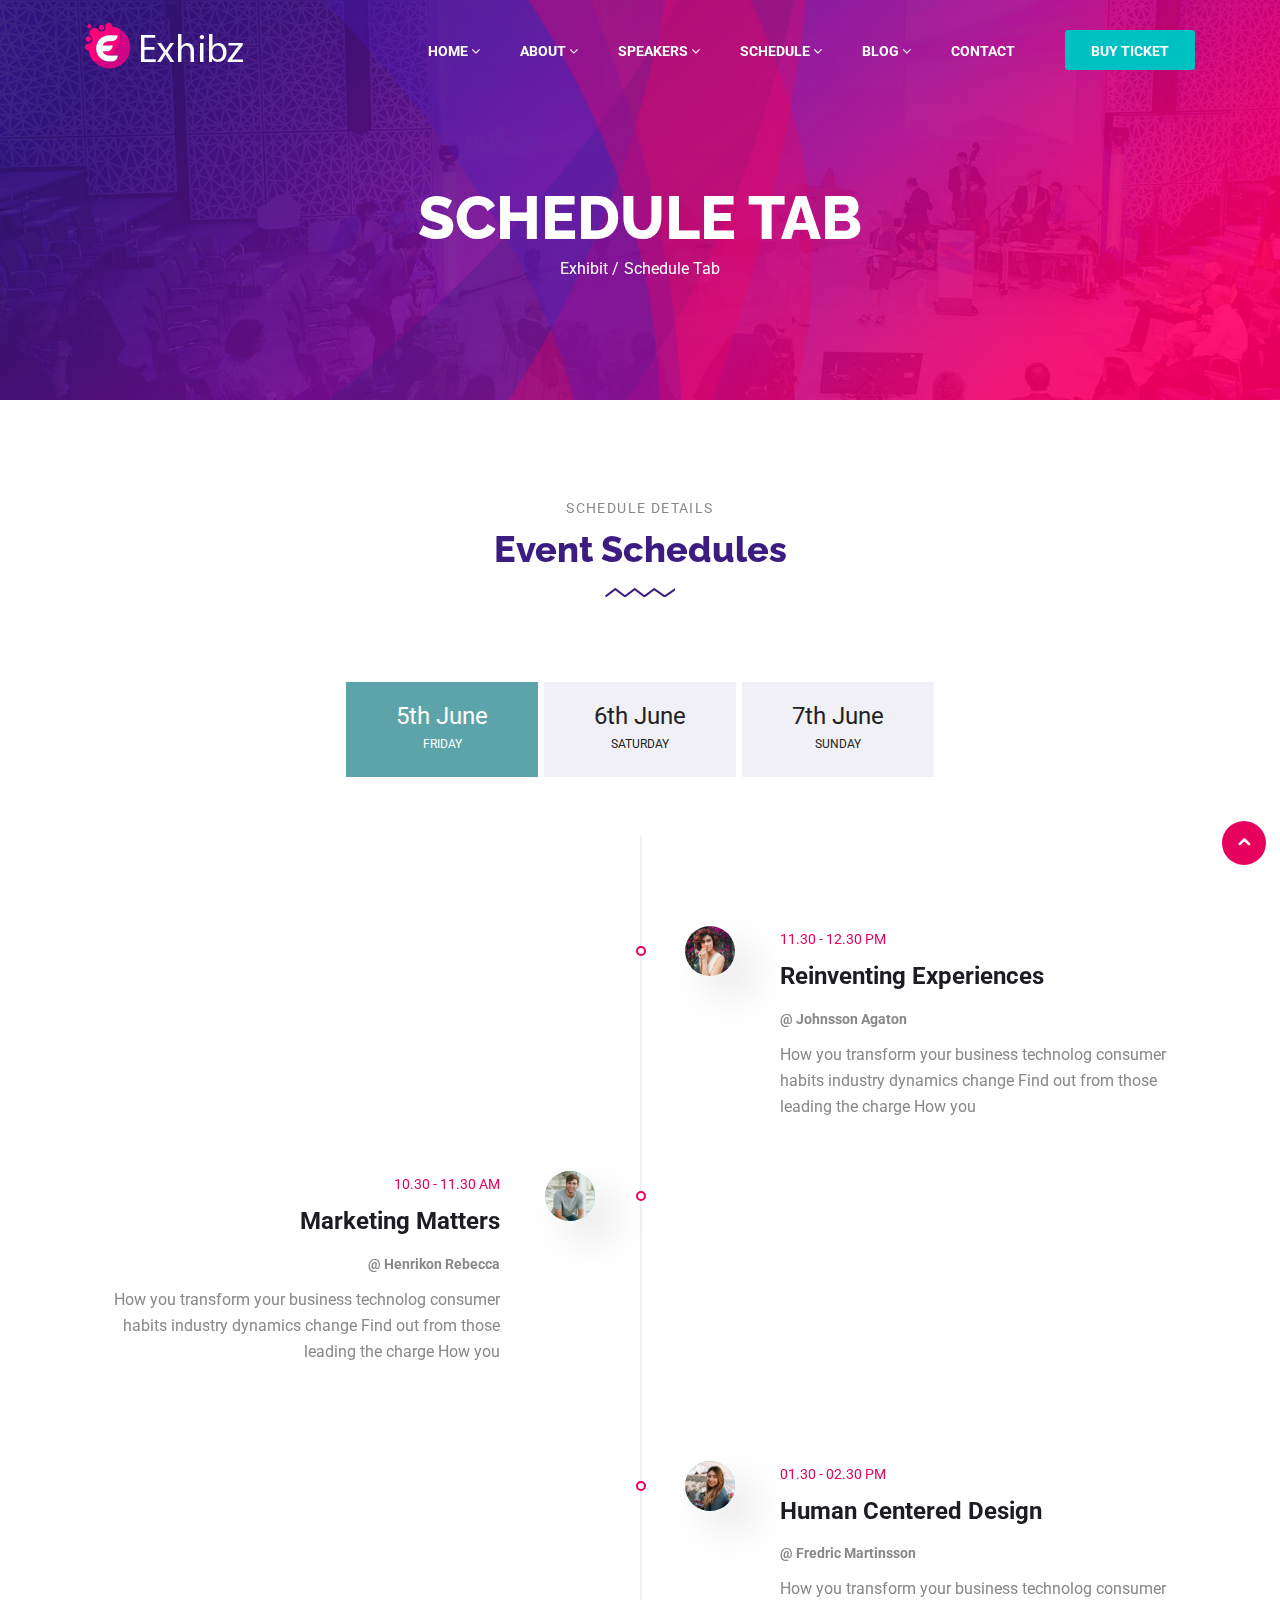
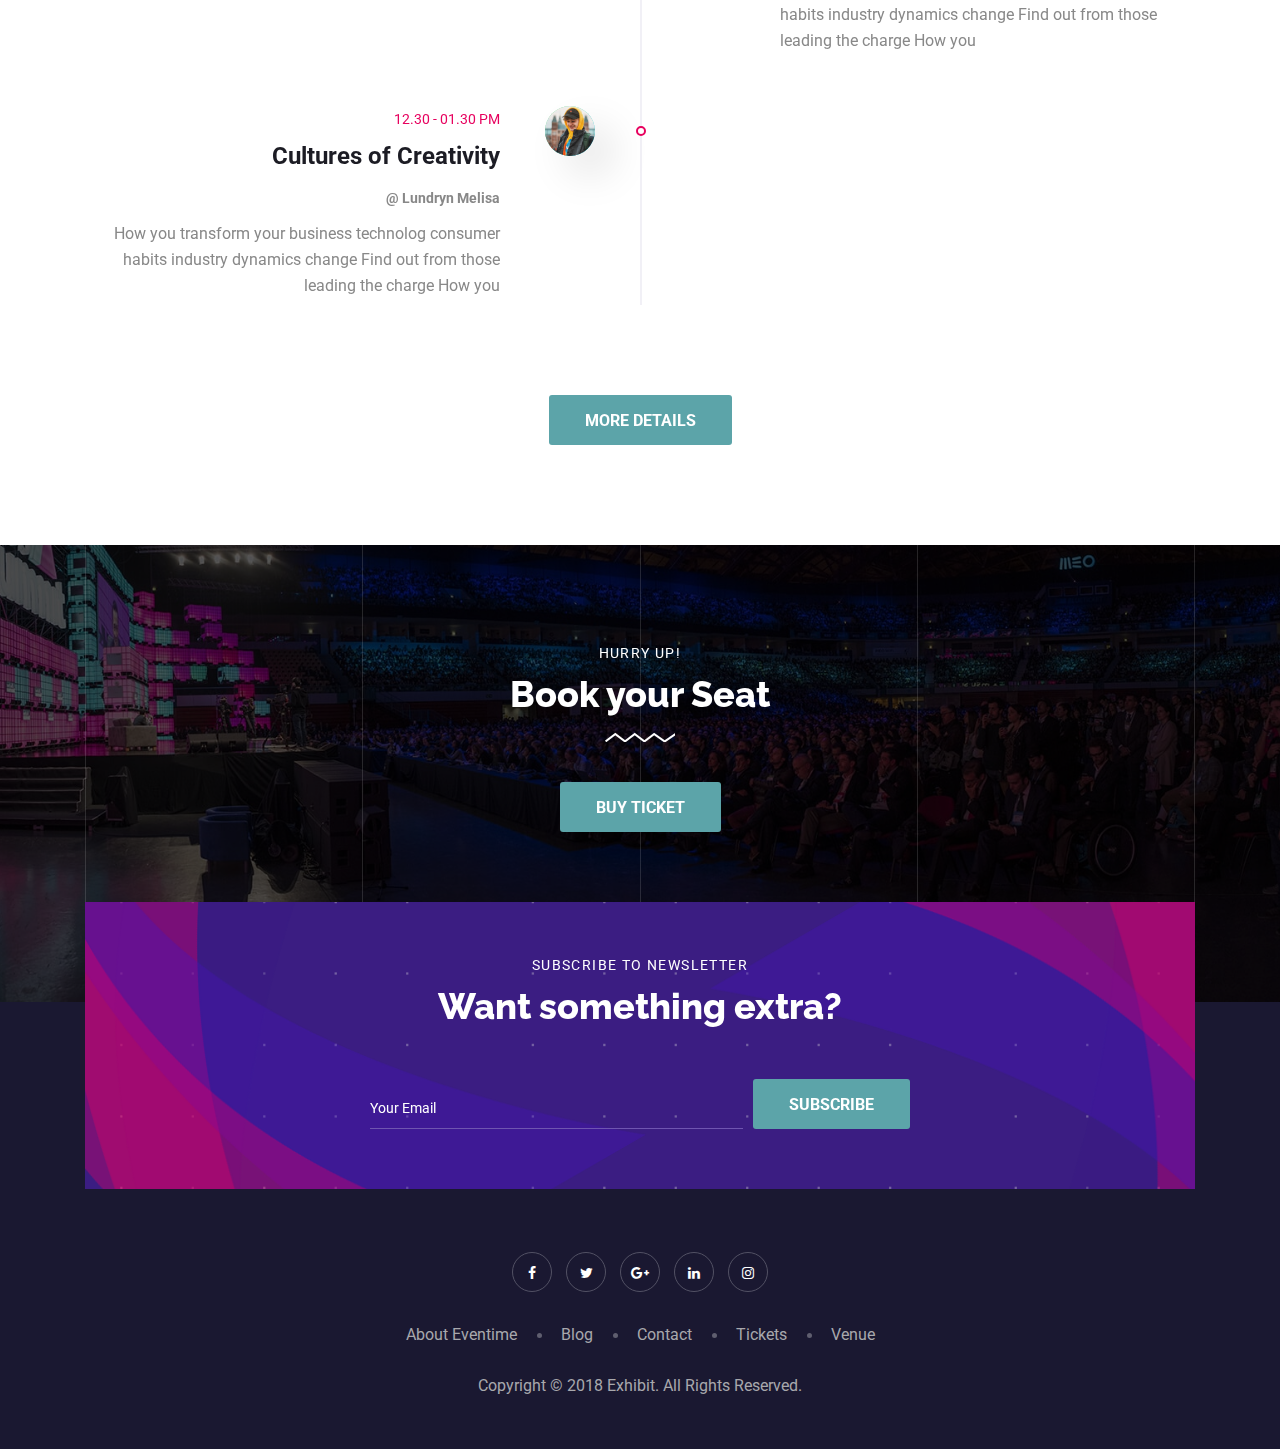
<file: schedule-tab-2.html>
<!DOCTYPE html>
<html lang="en">


<!-- Mirrored from demo.themewinter.com/html/exhibz/schedule-tab-2.html by HTTrack Website Copier/3.x [XR&CO'2014], Sat, 21 Dec 2019 16:54:50 GMT -->
<head>
   <!-- Basic Page Needs ================================================== -->
   <meta charset="utf-8">

   <!-- Mobile Specific Metas ================================================== -->
   <meta http-equiv="X-UA-Compatible" content="IE=edge">
   <meta name="viewport" content="width=device-width, initial-scale=1.0, user-scalable=0">

   <!-- Site Title -->
   <title>Exhibit - Conference &amp; Event HTML Template</title>

     <!-- CSS
         ================================================== -->
   <!-- Bootstrap -->
   <link rel="stylesheet" href="css/bootstrap.min.css">

   <!-- FontAwesome -->
   <link rel="stylesheet" href="css/font-awesome.min.css">
   <!-- Animation -->
   <link rel="stylesheet" href="css/animate.css">
   <!-- magnific -->
   <link rel="stylesheet" href="css/magnific-popup.css">
   <!-- carousel -->
   <link rel="stylesheet" href="css/owl.carousel.min.css">
   <!-- isotop -->
   <link rel="stylesheet" href="css/isotop.css">
   <!-- ico fonts -->
   <link rel="stylesheet" href="css/xsIcon.css">
   <!-- Template styles-->
   <link rel="stylesheet" href="css/style.css">
   <!-- Responsive styles-->
   <link rel="stylesheet" href="css/responsive.css">

   <!-- HTML5 shim and Respond.js IE8 support of HTML5 elements and media queries -->
   <!-- WARNING: Respond.js doesn't work if you view the page via file:// -->
   <!--[if lt IE 9]>
      <script src="https://oss.maxcdn.com/html5shiv/3.7.2/html5shiv.min.js"></script>
      <script src="https://oss.maxcdn.com/respond/1.4.2/respond.min.js"></script>
      <![endif]-->

</head>

<body>
   <div class="body-inner">
      <!-- Header start -->
      <header id="header" class="header header-transparent">
         <div class="container">
            <nav class="navbar navbar-expand-lg navbar-light">
               <!-- logo-->
               <a class="navbar-brand" href="index.html">
                  <img src="images/logos/logo.png" alt="">
               </a>
               <button class="navbar-toggler" type="button" data-toggle="collapse" data-target="#navbarNavDropdown"
                  aria-controls="navbarNavDropdown" aria-expanded="false" aria-label="Toggle navigation">
                  <span class="navbar-toggler-icon"><i class="icon icon-menu"></i></span>
               </button>
               <div class="collapse navbar-collapse" id="navbarNavDropdown">
                  <ul class="navbar-nav ml-auto">
                     <li class="dropdown nav-item active">
                        <a href="#" class="" data-toggle="dropdown">Home <i class="fa fa-angle-down"></i></a>
                        <ul class="dropdown-menu" role="menu">
                              <li><a href="index.html">Home One</a></li>
                              <li><a href="index-2.html">Home Two</a></li>
                              <li><a href="index-3.html">Home Three</a></li>
                              <li><a href="index-4.html">Home Four</a></li>
                              <li><a href="index-5.html">Home Five</a></li>
                              <li><a href="index-6.html">Home Six</a></li>
                              <li><a href="index-7.html">Home Seven</a></li>
                        </ul>
                     </li>
                     <li class="dropdown nav-item">
                        <a href="#" class="" data-toggle="dropdown">About <i class="fa fa-angle-down"></i></a>
                        <ul class="dropdown-menu" role="menu">
                           <li><a href="about-us.html">About Us</a></li>
                           <li><a href="gallery.html">Gallery</a></li>
                           <li><a href="faq.html">FAQ</a></li>
                           <li><a href="pricing.html">Pricing Table</a></li>
                           <li><a href="sponsors-1.html">Sponsors</a></li>
                           <li><a href="venue.html">Venue</a></li>
                           <li><a href="404.html">Erro Page</a></li>
                        </ul>
                     </li>
                     <li class="nav-item dropdown">
                        <a href="#" class="" data-toggle="dropdown">Speakers <i class="fa fa-angle-down"></i></a>
                        <ul class="dropdown-menu" role="menu">
                           <li><a href="speakers-1.html">Speakers-1</a></li>
                           <li><a href="speakers-2.html">Speakers-2</a></li>
                        </ul>

                     </li>
                     <li class="nav-item dropdown">
                        <a href="#" class="" data-toggle="dropdown">Schedule <i class="fa fa-angle-down"></i></a>
                        <ul class="dropdown-menu" role="menu">
                              <li><a href="schedule-list.html">Schedule List</a></li>
                              <li><a href="schedule-tab-1.html">Schedule Tab 1</a></li>
                              <li><a href="schedule-tab-2.html">Schedule Tab 2</a></li>
                        </ul>
                     </li>
                     <li class="nav-item dropdown">
                        <a href="#"> Blog <i class="fa fa-angle-down"></i></a>
                        <ul class="dropdown-menu" role="menu">
                           <li><a href="blog.html">Blog</a></li>
                           <li><a href="news-single.html">Blog Details</a></li>
                        </ul>
                     </li>
                     <li class="nav-item">
                        <a href="contact.html">Contact</a>
                     </li>
                     <li class="header-ticket nav-item">
                        <a class="ticket-btn btn" href="pricing.html"> Buy  Ticket
                        </a>
                     </li>
                  </ul>
               </div>
            </nav>
         </div><!-- container end-->
      </header>
      <!--/ Header end -->

      <div id="page-banner-area" class="page-banner-area" style="background-image:url(images/hero_area/banner_bg.jpg)">
         <!-- Subpage title start -->
         <div class="page-banner-title">
            <div class="text-center">
               <h2>Schedule Tab</h2>
               <ol class="breadcrumb">
                  <li>
                     <a href="#">Exhibit /</a>
                  </li>
                  <li>
                     Schedule Tab
                  </li>
               </ol>
            </div>
         </div><!-- Subpage title end -->
      </div><!-- Page Banner end -->
      <!-- ts schedule start-->
      <section class="ts-schedule">
         <div class="container">
            <div class="row">
               <div class="col-lg-8 mx-auto">
                  <h2 class="section-title">
                     <span>Schedule Details</span>
                     Event Schedules
                  </h2>
                  <div class="ts-schedule-nav">
                     <ul class="nav nav-tabs justify-content-center" role="tablist">
                        <li class="nav-item">
                           <a class="active" title="Click Me" href="#date1" role="tab" data-toggle="tab">
                              <h3>5th June</h3>
                              <span>Friday</span>
                            </a>
                        </li>
                        <li class="nav-item">
                           <a class="" href="#date2" title="Click Me" role="tab" data-toggle="tab">        <h3>6th June</h3>
                               <span>Saturday</span>
                           </a>
                        </li>
                        <li class="nav-item">
                           <a class="" href="#date3" title="Click Me" role="tab" data-toggle="tab">
                              <h3>7th June</h3>
                              <span>Sunday</span>
                           </a>
                        </li>
                     </ul>
                     <!-- Tab panes -->
                  </div>
               </div><!-- col end-->

            </div><!-- row end-->
            <div class="row">
               <div class="col-lg-12">
                  <div class="tab-content schedule-tabs schedule-tabs-item">
                     <div role="tabpanel" class="tab-pane active" id="date1">
                        <div class="row">
                           <div class="col-lg-6">
                              <div class="schedule-listing-item schedule-left">
                                 <img class="schedule-slot-speakers" src="images/speakers/speaker1.jpg" alt="">
                                 <span class="schedule-slot-time">10.30 - 11.30 AM</span>
                                 <h3 class="schedule-slot-title">Marketing Matters</h3>
                                 <h4 class="schedule-slot-name">@ Henrikon Rebecca</h4>
                                 <p>
                                    How you transform your business technolog consumer habits industry dynamics change
                                    Find out from those leading the charge How you
                                 </p>
                              </div>
                           </div><!-- col end-->
                           <div class="col-lg-6">
                              <div class="schedule-listing-item schedule-right">
                                    <img class="schedule-slot-speakers" src="images/speakers/speaker2.jpg" alt="">
                                 <span class="schedule-slot-time">11.30 - 12.30 PM</span>
                                 <h3 class="schedule-slot-title">Reinventing Experiences</h3>
                                 <h4 class="schedule-slot-name">@ Johnsson Agaton</h4>
                                 <p>
                                    How you transform your business technolog consumer habits industry dynamics change
                                    Find out from those leading the charge How you
                                 </p>
                              </div>
                           </div><!-- col end-->
                           <div class="col-lg-6">
                              <div class="schedule-listing-item schedule-left">
                                    <img class="schedule-slot-speakers" src="images/speakers/speaker3.jpg" alt="">
                                 <span class="schedule-slot-time">12.30 - 01.30 PM</span>
                                 <h3 class="schedule-slot-title">Cultures of Creativity</h3>
                                 <h4 class="schedule-slot-name">@ Lundryn Melisa</h4>
                                 <p>
                                    How you transform your business technolog consumer habits industry dynamics change
                                    Find out from those leading the charge How you
                                 </p>
                              </div>
                           </div><!-- col end-->
                           <div class="col-lg-6">
                              <div class="schedule-listing-item schedule-right">
                                    <img class="schedule-slot-speakers" src="images/speakers/speaker4.jpg" alt="">
                                 <span class="schedule-slot-time">01.30 - 02.30 PM</span>
                                 <h3 class="schedule-slot-title">Human Centered Design</h3>
                                 <h4 class="schedule-slot-name">@ Fredric Martinsson</h4>
                                 <p>
                                    How you transform your business technolog consumer habits industry dynamics change
                                    Find out from those leading the charge How you
                                 </p>
                              </div>
                           </div><!-- col end-->
                        </div><!-- row end-->
                        <div class="schedule-listing-btn">
                           <a href="#" class="btn">More Details</a>
                        </div>
                     </div><!-- tab pane end-->

                     <div role="tabpanel" class="tab-pane" id="date2">
                        <div class="row">
                           <div class="col-lg-6">
                              <div class="schedule-listing-item schedule-left">
                                    <img class="schedule-slot-speakers" src="images/speakers/speaker5.jpg" alt="">
                                 <span class="schedule-slot-time">02.30 - 03.30 PM</span>
                                 <h3 class="schedule-slot-title">Marketing Matters</h3>
                                 <h4 class="schedule-slot-name">@ Rebecca Henrikon</h4>
                                 <p>
                                    How you transform your business technolog consumer habits industry dynamics change
                                    Find out from those leading the charge How you
                                 </p>
                              </div>
                           </div><!-- col end-->
                           <div class="col-lg-6">
                              <div class="schedule-listing-item schedule-right">
                                    <img class="schedule-slot-speakers" src="images/speakers/speaker6.jpg" alt="">
                                 <span class="schedule-slot-time">03.30 - 04.30 PM</span>
                                 <h3 class="schedule-slot-title">Reinventing Experiences</h3>
                                 <h4 class="schedule-slot-name">@ Hall Building</h4>
                                 <p>
                                    How you transform your business technolog consumer habits industry dynamics change
                                    Find out from those leading the charge How you
                                 </p>
                              </div>
                           </div><!-- col end-->
                           <div class="col-lg-6">
                              <div class="schedule-listing-item schedule-left">
                                    <img class="schedule-slot-speakers" src="images/speakers/speaker7.jpg" alt="">
                                 <span class="schedule-slot-time">04.30 - 05.30 PM</span>
                                 <h3 class="schedule-slot-title">Cultures of Creativity</h3>
                                 <h4 class="schedule-slot-name">@ Hall Building</h4>
                                 <p>
                                    How you transform your business technolog consumer habits industry dynamics change
                                    Find out from those leading the charge How you
                                 </p>
                              </div>
                           </div><!-- col end-->
                           <div class="col-lg-6">
                              <div class="schedule-listing-item schedule-right">
                                    <img class="schedule-slot-speakers" src="images/speakers/speaker8.jpg" alt="">
                                 <span class="schedule-slot-time">05.30 - 06.30 PM</span>
                                 <h3 class="schedule-slot-title">Human Centered Design</h3>
                                 <h4 class="schedule-slot-name">@ Hall Building</h4>
                                 <p>
                                    How you transform your business technolog consumer habits industry dynamics change
                                    Find out from those leading the charge How you
                                 </p>
                              </div>
                           </div><!-- col end-->
                        </div><!-- row end-->
                        <div class="schedule-listing-btn">
                           <a href="#" class="btn">More Details</a>
                        </div>
                     </div>
                     <div role="tabpanel" class="tab-pane" id="date3">
                        <div class="row">
                           <div class="col-lg-6">
                              <div class="schedule-listing-item schedule-left">
                                    <img class="schedule-slot-speakers" src="images/speakers/speaker1.jpg" alt="">
                                 <span class="schedule-slot-time">10.30 - 11.30 AM</span>
                                 <h3 class="schedule-slot-title">Marketing Matters</h3>
                                 <h4 class="schedule-slot-name">@ Hall Building</h4>
                                 <p>
                                    How you transform your business technolog consumer habits industry dynamics change
                                    Find out from those leading the charge How you
                                 </p>
                              </div>
                           </div><!-- col end-->
                           <div class="col-lg-6">
                              <div class="schedule-listing-item schedule-right">
                                    <img class="schedule-slot-speakers" src="images/speakers/speaker2.jpg" alt="">
                                 <span class="schedule-slot-time">11.30 - 12.30 PM</span>
                                 <h3 class="schedule-slot-title">Reinventing Experiences</h3>
                                 <h4 class="schedule-slot-name">@ Hall Building</h4>
                                 <p>
                                    How you transform your business technolog consumer habits industry dynamics change
                                    Find out from those leading the charge How you
                                 </p>
                              </div>
                           </div><!-- col end-->
                           <div class="col-lg-6">
                              <div class="schedule-listing-item schedule-left">
                                    <img class="schedule-slot-speakers" src="images/speakers/speaker3.jpg" alt="">
                                 <span class="schedule-slot-time">01.30 - 02.30 PM</span>
                                 <h3 class="schedule-slot-title">Cultures of Creativity</h3>
                                 <h4 class="schedule-slot-name">@ Hall Building</h4>
                                 <p>
                                    How you transform your business technolog consumer habits industry dynamics change
                                    Find out from those leading the charge How you
                                 </p>
                              </div>
                           </div><!-- col end-->
                           <div class="col-lg-6">
                              <div class="schedule-listing-item schedule-right">
                                    <img class="schedule-slot-speakers" src="images/speakers/speaker4.jpg" alt="">
                                 <span class="schedule-slot-time">03.30 - 04.30 PM</span>
                                 <h3 class="schedule-slot-title">Human Centered Design</h3>
                                 <h4 class="schedule-slot-name">@ Henrikon Rebecca</h4>
                                 <p>
                                    How you transform your business technolog consumer habits industry dynamics change
                                    Find out from those leading the charge How you
                                 </p>
                              </div>
                           </div><!-- col end-->
                        </div><!-- row end-->
                        <div class="schedule-listing-btn">
                           <a href="#" class="btn">More Details</a>
                        </div>
                     </div>
                  </div>

               </div>
            </div>
         </div><!-- container end-->
      </section>
      <!-- ts schedule end-->

      <!-- ts footer area start-->
      <div class="footer-area">

         <!-- ts-book-seat start-->
         <section class="ts-book-seat" style="background-image: url(images/book_seat_img.jpg)">
            <div class="container">
               <div class="row">
                  <div class="col-lg-8 mx-auto">
                     <div class="book-seat-content text-center mb-70">
                        <h2 class="section-title white">
                           <span>Hurry up!</span>
                           Book your Seat
                        </h2>
                        <a href="#" class="btn">Buy Ticket</a>
                     </div><!-- book seat end-->
                  </div><!-- col end-->

               </div><!-- row end-->
               <div class="ts-footer-newsletter">
                  <div class="ts-newsletter" style="background-image: url(images/shap/subscribe_pattern.png)">
                     <div class="row">
                        <div class="col-lg-6 mx-auto">
                           <div class="ts-newsletter-content">
                              <h2 class="section-title">
                                 <span>sUBSCRIBE TO nEWSLETTER</span>
                                 Want something extra?
                              </h2>
                           </div>
                           <div class="newsletter-form">
                              <form action="#" method="post" class="media align-items-end">
                                 <div class="email-form-group media-body">
                                    <input type="email" name="email" id="newsletter-form-email" class="form-control"
                                       placeholder="Your Email" autocomplete="off" required="">
                                 </div>
                                 <div class="d-flex ts-submit-btn">
                                    <button class="btn">Subscribe</button>
                                 </div>
                              </form>
                           </div>
                        </div>
                     </div>
                  </div>
               </div>
            </div><!-- container end-->
         </section>
         <!-- book seat  end-->

         <!-- footer start-->
         <footer class="ts-footer">
            <div class="container">
               <div class="row">
                  <div class="col-lg-8 mx-auto">
                     <div class="ts-footer-social text-center mb-30">
                        <ul>
                           <li>
                              <a href="#"><i class="fa fa-facebook"></i></a>
                           </li>
                           <li>
                              <a href="#"><i class="fa fa-twitter"></i></a>
                           </li>
                           <li>
                              <a href="#"><i class="fa fa-google-plus"></i></a>
                           </li>
                           <li>
                              <a href="#"><i class="fa fa-linkedin"></i></a>
                           </li>
                           <li>
                              <a href="#"><i class="fa fa-instagram"></i></a>
                           </li>
                        </ul>
                     </div>
                     <!-- footer social end-->
                     <div class="footer-menu text-center mb-25">
                        <ul>
                           <li><a href="#">About Eventime</a></li>
                           <li><a href="#">Blog</a></li>
                           <li><a href="#">Contact</a></li>
                           <li><a href="#">Tickets</a></li>
                           <li><a href="#">Venue</a></li>
                        </ul>
                     </div><!-- footer menu end-->
                     <div class="copyright-text text-center">
                        <p>Copyright © 2018 Exhibit. All Rights Reserved.</p>
                     </div>
                  </div>
               </div>
            </div>
         </footer>
         <!-- footer end-->

                  <div class="BackTo">
               <a href="#" class="fa fa-angle-up" aria-hidden="true"></a>
           </div>

      </div>
      <!-- ts footer area end-->


      

      <!-- Javascript Files
            ================================================== -->
      <!-- initialize jQuery Library -->
      <script src="js/jquery.js"></script>

      <script src="js/popper.min.js"></script>
      <!-- Bootstrap jQuery -->
      <script src="js/bootstrap.min.js"></script>
      <!-- Counter -->
      <script src="js/jquery.appear.min.js"></script>
      <!-- Countdown -->
      <script src="js/jquery.jCounter.js"></script>
      <!-- magnific-popup -->
      <script src="js/jquery.magnific-popup.min.js"></script>
      <!-- carousel -->
      <script src="js/owl.carousel.min.js"></script>
      <!-- Waypoints -->
      <script src="js/wow.min.js"></script>
      <!-- isotop -->
      <script src="js/isotope.pkgd.min.js"></script>

      <!-- Template custom -->
      <script src="js/main.js"></script>
   </div>
   <!-- Body inner end -->
</body>


<!-- Mirrored from demo.themewinter.com/html/exhibz/schedule-tab-2.html by HTTrack Website Copier/3.x [XR&CO'2014], Sat, 21 Dec 2019 16:54:50 GMT -->
</html>
</file>
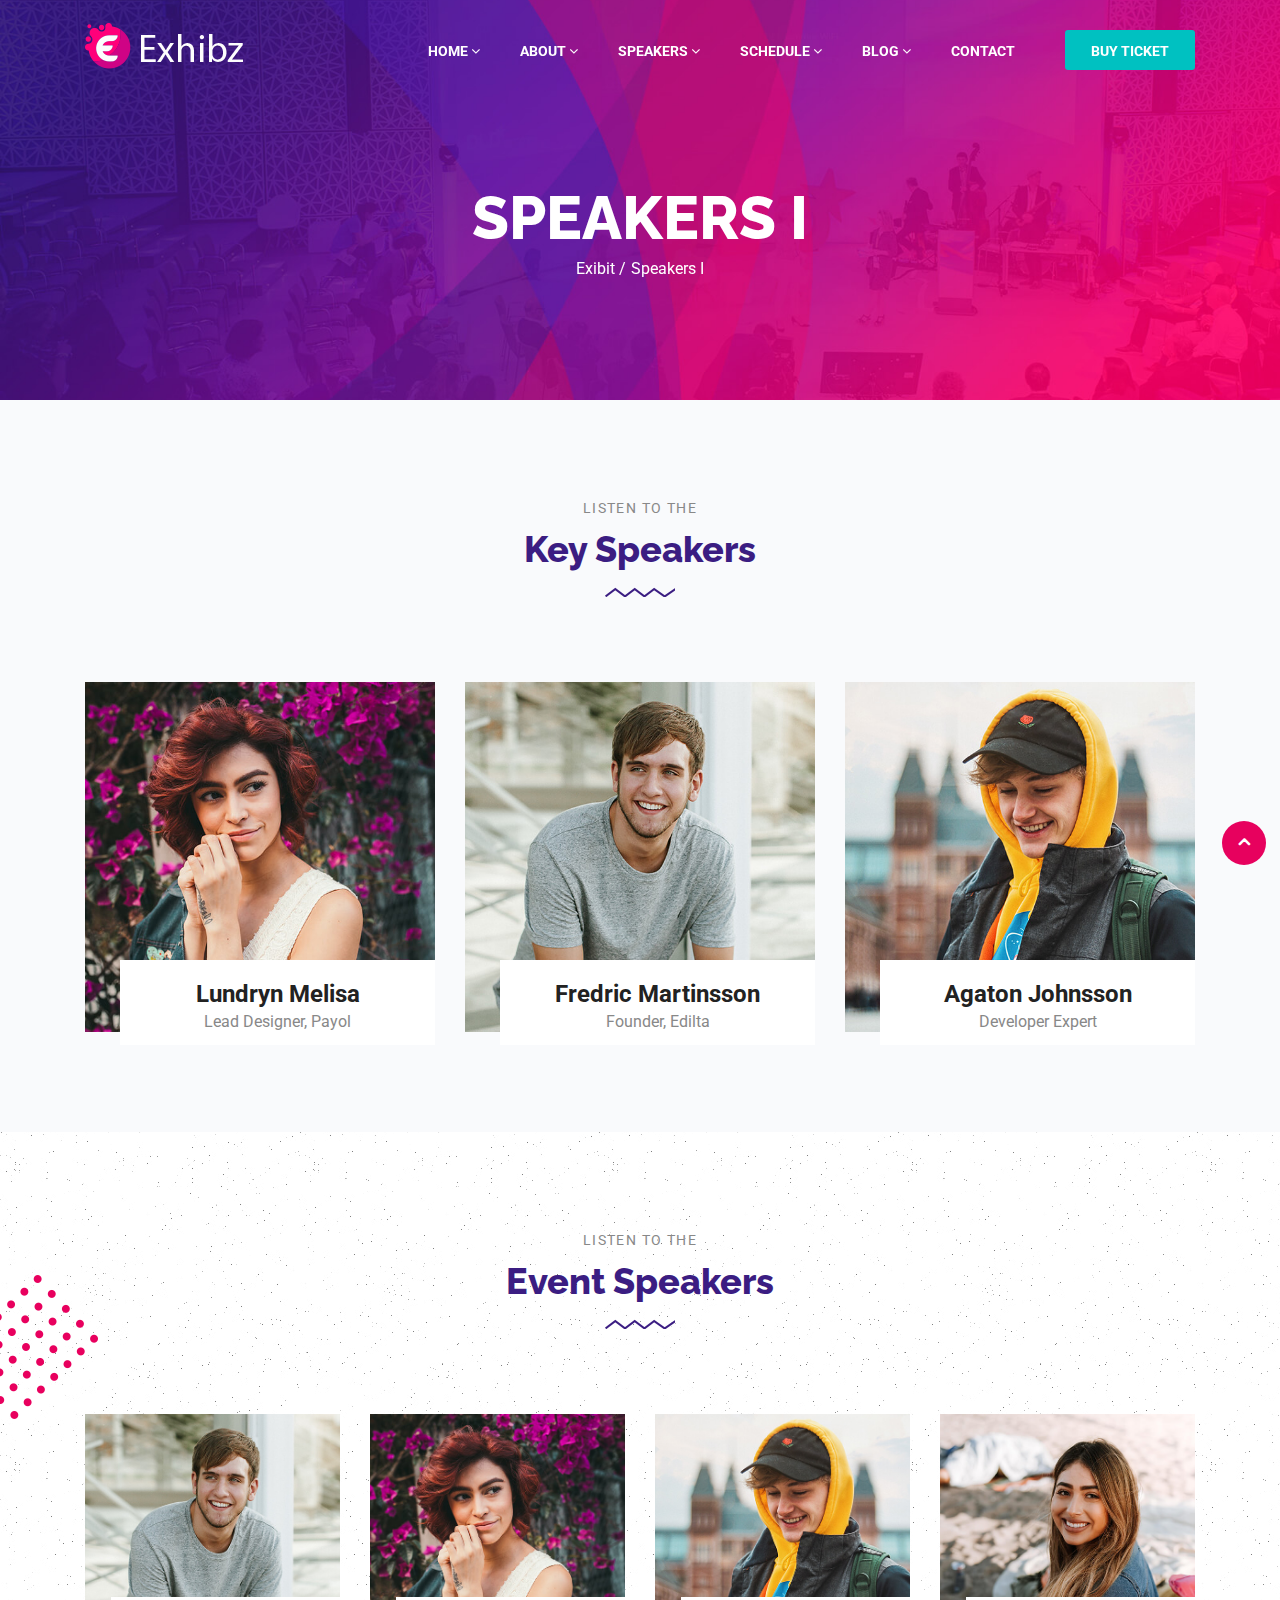
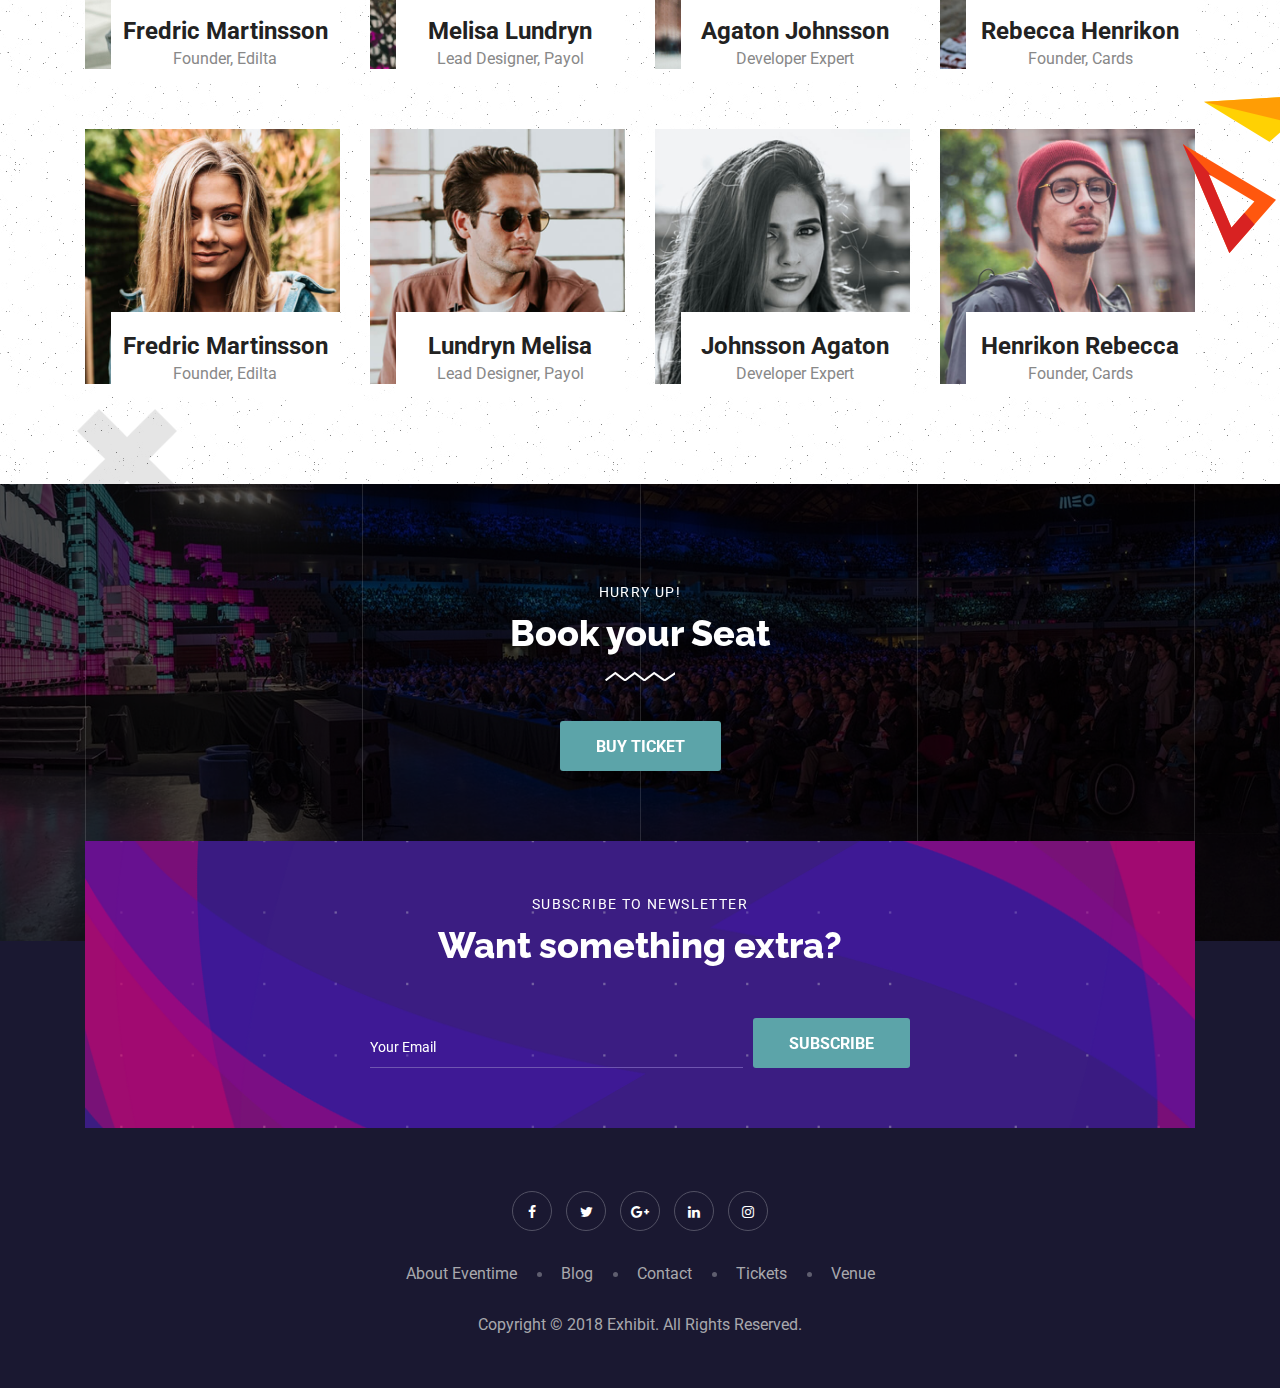
<file: speakers-1.html>
<!DOCTYPE html>
<html lang="en">


<!-- Mirrored from demo.themewinter.com/html/exhibz/speakers-1.html by HTTrack Website Copier/3.x [XR&CO'2014], Sat, 21 Dec 2019 16:54:49 GMT -->
<head>
   <!-- Basic Page Needs ================================================== -->
   <meta charset="utf-8">

   <!-- Mobile Specific Metas ================================================== -->
   <meta http-equiv="X-UA-Compatible" content="IE=edge">
   <meta name="viewport" content="width=device-width, initial-scale=1.0, user-scalable=0">

   <!-- Site Title -->
   <title>Exhibit - Conference &amp; Event HTML Template</title>

   <!-- CSS
         ================================================== -->
   <!-- Bootstrap -->
   <link rel="stylesheet" href="css/bootstrap.min.css">

   <!-- FontAwesome -->
   <link rel="stylesheet" href="css/font-awesome.min.css">
   <!-- Animation -->
   <link rel="stylesheet" href="css/animate.css">
   <!-- magnific -->
   <link rel="stylesheet" href="css/magnific-popup.css">
   <!-- carousel -->
   <link rel="stylesheet" href="css/owl.carousel.min.css">
   <!-- isotop -->
   <link rel="stylesheet" href="css/isotop.css">
   <!-- ico fonts -->
   <link rel="stylesheet" href="css/xsIcon.css">
   <!-- Template styles-->
   <link rel="stylesheet" href="css/style.css">
   <!-- Responsive styles-->
   <link rel="stylesheet" href="css/responsive.css">

   <!-- HTML5 shim and Respond.js IE8 support of HTML5 elements and media queries -->
   <!-- WARNING: Respond.js doesn't work if you view the page via file:// -->
   <!--[if lt IE 9]>
      <script src="https://oss.maxcdn.com/html5shiv/3.7.2/html5shiv.min.js"></script>
      <script src="https://oss.maxcdn.com/respond/1.4.2/respond.min.js"></script>
      <![endif]-->

</head>

<body>
   <div class="body-inner">
      <!-- Header start -->
      <header id="header" class="header header-transparent">
         <div class="container">
            <nav class="navbar navbar-expand-lg navbar-light">
               <!-- logo-->
               <a class="navbar-brand" href="index.html">
                 <img src="images/logos/logo.png" alt="">
              </a>
               <button class="navbar-toggler" type="button" data-toggle="collapse" data-target="#navbarNavDropdown"
                  aria-controls="navbarNavDropdown" aria-expanded="false" aria-label="Toggle navigation">
                  <span class="navbar-toggler-icon"><i class="icon icon-menu"></i></span>
               </button>
               <div class="collapse navbar-collapse" id="navbarNavDropdown">
                  <ul class="navbar-nav ml-auto">
                     <li class="dropdown nav-item active">
                        <a href="#" class="" data-toggle="dropdown">Home <i class="fa fa-angle-down"></i></a>
                        <ul class="dropdown-menu" role="menu">
                              <li><a href="index.html">Home One</a></li>
                              <li><a href="index-2.html">Home Two</a></li>
                              <li><a href="index-3.html">Home Three</a></li>
                              <li><a href="index-4.html">Home Four</a></li>
                              <li><a href="index-5.html">Home Five</a></li>
                              <li><a href="index-6.html">Home Six</a></li>
                              <li><a href="index-7.html">Home Seven</a></li>
                        </ul>
                     </li>
                     <li class="dropdown nav-item">
                        <a href="#" class="" data-toggle="dropdown">About <i class="fa fa-angle-down"></i></a>
                        <ul class="dropdown-menu" role="menu">
                           <li><a href="about-us.html">About Us</a></li>
                           <li><a href="gallery.html">Gallery</a></li>
                           <li><a href="faq.html">FAQ</a></li>
                           <li><a href="pricing.html">Pricing Table</a></li>
                           <li><a href="sponsors-1.html">Sponsors</a></li>
                           <li><a href="venue.html">Venue</a></li>
                           <li><a href="404.html">Erro Page</a></li>
                        </ul>
                     </li>
                     <li class="nav-item dropdown">
                        <a href="#" class="" data-toggle="dropdown">Speakers <i class="fa fa-angle-down"></i></a>
                        <ul class="dropdown-menu" role="menu">
                           <li><a href="speakers-1.html">Speakers-1</a></li>
                           <li><a href="speakers-2.html">Speakers-2</a></li>
                        </ul>

                     </li>
                     <li class="nav-item dropdown">
                        <a href="#" class="" data-toggle="dropdown">Schedule <i class="fa fa-angle-down"></i></a>
                        <ul class="dropdown-menu" role="menu">
                              <li><a href="schedule-list.html">Schedule List</a></li>
                              <li><a href="schedule-tab-1.html">Schedule Tab 1</a></li>
                              <li><a href="schedule-tab-2.html">Schedule Tab 2</a></li>
                        </ul>
                     </li>
                     <li class="nav-item dropdown">
                        <a href="#"> Blog <i class="fa fa-angle-down"></i></a>
                        <ul class="dropdown-menu" role="menu">
                           <li><a href="blog.html">Blog</a></li>
                           <li><a href="news-single.html">Blog Details</a></li>
                        </ul>
                     </li>
                     <li class="nav-item">
                        <a href="contact.html">Contact</a>
                     </li>
                     <li class="header-ticket nav-item">
                        <a class="ticket-btn btn" href="pricing.html"> Buy  Ticket
                       </a>
                     </li>
                  </ul>
               </div>
            </nav>
         </div><!-- container end-->
      </header>
      <!--/ Header end -->

      <div id="page-banner-area" class="page-banner-area" style="background-image:url(images/hero_area/banner_bg.jpg)">
         <!-- Subpage title start -->
         <div class="page-banner-title">
            <div class="text-center">
               <h2>Speakers I</h2>
               <ol class="breadcrumb">
                  <li>
                     <a href="#">Exibit /</a>
                  </li>
                  <li>
                     Speakers I
                  </li>
               </ol>
            </div>
         </div><!-- Subpage title end -->
      </div><!-- Page Banner end -->

      <!-- ts speaker start-->
      <section id="ts-speakers-standard" class="ts-speakers-standard ts-speakers speaker-classic section-bg">
         <div class="container">
            <div class="row">
               <div class="col-lg-8 mx-auto">
                  <h2 class="section-title text-center">
                     <span>Listen to the</span>
                     Key Speakers
                  </h2>
               </div><!-- col end-->
            </div><!-- row end-->
            <div class="row">
               <div class="col-md-4">
                  <div class="ts-speaker">
                     <div class="speaker-img">
                        <img class="img-fluid" src="images/speakers/speaker2.jpg" alt="">
                        <a href="#popup_6" class="view-speaker ts-image-popup" data-effect="mfp-zoom-in">
                                    <i class="icon icon-plus"></i>
                                </a>
                     </div>
                     <div class="ts-speaker-info">
                        <h3 class="ts-title"><a href="#">Lundryn Melisa </a></h3>
                        <p>
                           Lead Designer, Payol
                        </p>
                     </div>
                  </div>
                  <!-- popup start-->
                  <div id="popup_06" class="container ts-speaker-popup mfp-hide">
                     <div class="row">
                        <div class="col-lg-6">
                           <div class="ts-speaker-popup-img">
                              <img src="images/speakers/speaker1.jpg" alt="">
                           </div>
                        </div><!-- col end-->
                        <div class="col-lg-6">
                           <div class="ts-speaker-popup-content">
                              <h3 class="ts-title">David Robert</h3>
                              <span class="speakder-designation">Cheif Architecture</span>
                              <img class="company-logo" src="images/sponsors/sponsor-6.png" alt="">
                              <p>
                                 World is committed to making participation in the event a harass ment free experience
                                 for everyone, regardless of level experience gender, gender identity and expression
                              </p>
                              <h4 class="session-name">
                                 Sessions by David
                              </h4>
                              <div class="row">
                                 <div class="col-lg-6">
                                    <div class="speaker-session-info">
                                       <h4>Day 1</h4>
                                       <span>
                                                         10.30 - 11.30 am
                                                   </span>
                                       <p>
                                          Marketing Matters
                                       </p>
                                    </div>
                                 </div>
                                 <div class="col-lg-6">
                                    <div class="speaker-session-info">
                                       <h4>Day 1</h4>
                                       <span>
                                                            10.30 - 11.30 am
                                                      </span>
                                       <p>
                                          Marketing Matters
                                       </p>
                                    </div>
                                 </div>
                              </div>
                              <div class="ts-speakers-social">
                                 <a href="#"><i class="fa fa-facebook"></i></a>
                                 <a href="#"><i class="fa fa-twitter"></i></a>
                                 <a href="#"><i class="fa fa-instagram"></i></a>
                                 <a href="#"><i class="fa fa-google-plus"></i></a>
                                 <a href="#"><i class="fa fa-linkedin"></i></a>
                              </div>
                           </div><!-- ts-speaker-popup-content end-->
                        </div><!-- col end-->
                     </div><!-- row end-->
                  </div><!-- popup end-->
               </div> <!-- col end-->
               <div class="col-md-4">
                  <div class="ts-speaker">
                     <div class="speaker-img">
                        <img class="img-fluid" src="images/speakers/speaker1.jpg" alt="">
                        <a href="#popup_1" class="view-speaker ts-image-popup" data-effect="mfp-zoom-in">
                                    <i class="icon icon-plus"></i>
                                </a>
                     </div>
                     <div class="ts-speaker-info">
                        <h3 class="ts-title"><a href="#">Fredric Martinsson</a></h3>
                        <p>
                           Founder, Edilta
                        </p>
                     </div>
                  </div>
                  <!-- popup start-->
                  <div id="popup_01" class="container ts-speaker-popup mfp-hide">
                     <div class="row">
                        <div class="col-lg-6">
                           <div class="ts-speaker-popup-img">
                              <img src="images/speakers/speaker1.jpg" alt="">
                           </div>
                        </div><!-- col end-->
                        <div class="col-lg-6">
                           <div class="ts-speaker-popup-content">
                              <h3 class="ts-title">David Robert</h3>
                              <span class="speakder-designation">Cheif Architecture</span>
                              <img class="company-logo" src="images/sponsors/sponsor-6.png" alt="">
                              <p>
                                 World is committed to making participation in the event a harass ment free experience
                                 for everyone, regardless of level experience gender, gender identity and expression
                              </p>
                              <h4 class="session-name">
                                 Sessions by David
                              </h4>
                              <div class="row">
                                 <div class="col-lg-6">
                                    <div class="speaker-session-info">
                                       <h4>Day 1</h4>
                                       <span>
                                                   10.30 - 11.30 am
                                             </span>
                                       <p>
                                          Marketing Matters
                                       </p>
                                    </div>
                                 </div>
                                 <div class="col-lg-6">
                                    <div class="speaker-session-info">
                                       <h4>Day 1</h4>
                                       <span>
                                                      10.30 - 11.30 am
                                                </span>
                                       <p>
                                          Marketing Matters
                                       </p>
                                    </div>
                                 </div>
                              </div>
                              <div class="ts-speakers-social">
                                 <a href="#"><i class="fa fa-facebook"></i></a>
                                 <a href="#"><i class="fa fa-twitter"></i></a>
                                 <a href="#"><i class="fa fa-instagram"></i></a>
                                 <a href="#"><i class="fa fa-google-plus"></i></a>
                                 <a href="#"><i class="fa fa-linkedin"></i></a>
                              </div>
                           </div><!-- ts-speaker-popup-content end-->
                        </div><!-- col end-->
                     </div><!-- row end-->
                  </div><!-- popup end-->
               </div> <!-- col end-->
               <div class="col-md-4">
                  <div class="ts-speaker">
                     <div class="speaker-img">
                        <img class="img-fluid" src="images/speakers/speaker3.jpg" alt="">
                        <a href="#popup_3" class="view-speaker ts-image-popup" data-effect="mfp-zoom-in">
                                    <i class="icon icon-plus"></i>
                                </a>
                     </div>
                     <div class="ts-speaker-info">
                        <h3 class="ts-title"><a href="#">Agaton Johnsson</a></h3>
                        <p>
                           Developer Expert
                        </p>
                     </div>
                  </div>
                  <!-- popup start-->
                  <div id="popup_03" class="container ts-speaker-popup mfp-hide">
                     <div class="row">
                        <div class="col-lg-6">
                           <div class="ts-speaker-popup-img">
                              <img src="images/speakers/speaker3.jpg" alt="">
                           </div>
                        </div><!-- col end-->
                        <div class="col-lg-6">
                           <div class="ts-speaker-popup-content">
                              <h3 class="ts-title">David Robert</h3>
                              <span class="speakder-designation">Cheif Architecture</span>
                              <img class="company-logo" src="images/sponsors/sponsor-6.png" alt="">
                              <p>
                                 World is committed to making participation in the event a harass ment free experience
                                 for everyone, regardless of level experience gender, gender identity and expression
                              </p>
                              <h4 class="session-name">
                                 Sessions by David
                              </h4>
                              <div class="row">
                                 <div class="col-lg-6">
                                    <div class="speaker-session-info">
                                       <h4>Day 1</h4>
                                       <span>
                                                         10.30 - 11.30 am
                                                   </span>
                                       <p>
                                          Marketing Matters
                                       </p>
                                    </div>
                                 </div>
                                 <div class="col-lg-6">
                                    <div class="speaker-session-info">
                                       <h4>Day 1</h4>
                                       <span>
                                                            10.30 - 11.30 am
                                                      </span>
                                       <p>
                                          Marketing Matters
                                       </p>
                                    </div>
                                 </div>
                              </div>
                              <div class="ts-speakers-social">
                                 <a href="#"><i class="fa fa-facebook"></i></a>
                                 <a href="#"><i class="fa fa-twitter"></i></a>
                                 <a href="#"><i class="fa fa-instagram"></i></a>
                                 <a href="#"><i class="fa fa-google-plus"></i></a>
                                 <a href="#"><i class="fa fa-linkedin"></i></a>
                              </div>
                           </div><!-- ts-speaker-popup-content end-->
                        </div><!-- col end-->
                     </div><!-- row end-->
                  </div><!-- popup end-->
               </div> <!-- col end-->

            </div><!-- row end-->
         </div><!-- container end-->

         <!-- shap img-->
         <!-- <div class="speaker-shap">
            <img class="shap1" src="images/shap/home_speaker_memphis1.png" alt="">
            <img class="shap2" src="images/shap/home_speaker_memphis2.png" alt="">
            <img class="shap3" src="images/shap/home_speaker_memphis3.png" alt="">
         </div> -->
         <!-- shap img end-->
      </section>
      <!-- ts speaker end-->

      <!-- ts speaker start-->
      <section id="ts-speakers" class="ts-speakers speaker-classic" style="background-image:url(images/speakers/speaker_bg.png)">
         <div class="container">
            <div class="row">
               <div class="col-lg-8 mx-auto">
                  <h2 class="section-title text-center">
                     <span>Listen to the</span>
                     Event Speakers
                  </h2>
               </div><!-- col end-->
            </div><!-- row end-->
            <div class="row">
               <div class="col-lg-3 col-md-6">
                  <div class="ts-speaker">
                     <div class="speaker-img">
                        <img class="img-fluid" src="images/speakers/speaker1.jpg" alt="">
                        <a href="#popup_1" class="view-speaker ts-image-popup" data-effect="mfp-zoom-in">
                                    <i class="icon icon-plus"></i>
                                </a>
                     </div>
                     <div class="ts-speaker-info">
                        <h3 class="ts-title"><a href="#">Fredric Martinsson</a></h3>
                        <p>
                           Founder, Edilta
                        </p>
                     </div>
                  </div>
                  <!-- popup start-->
                  <div id="popup_1" class="container ts-speaker-popup mfp-hide">
                     <div class="row">
                        <div class="col-lg-6">
                           <div class="ts-speaker-popup-img">
                              <img src="images/speakers/speaker1.jpg" alt="">
                           </div>
                        </div><!-- col end-->
                        <div class="col-lg-6">
                           <div class="ts-speaker-popup-content">
                              <h3 class="ts-title">David Robert</h3>
                              <span class="speakder-designation">Cheif Architecture</span>
                              <img class="company-logo" src="images/sponsors/sponsor-6.png" alt="">
                              <p>
                                 World is committed to making participation in the event a harass ment free experience
                                 for everyone, regardless of level experience gender, gender identity and expression
                              </p>
                              <h4 class="session-name">
                                 Sessions by David
                              </h4>
                              <div class="row">
                                 <div class="col-lg-6">
                                    <div class="speaker-session-info">
                                       <h4>Day 1</h4>
                                       <span>
                                                   10.30 - 11.30 am
                                             </span>
                                       <p>
                                          Marketing Matters
                                       </p>
                                    </div>
                                 </div>
                                 <div class="col-lg-6">
                                    <div class="speaker-session-info">
                                       <h4>Day 1</h4>
                                       <span>
                                                      10.30 - 11.30 am
                                                </span>
                                       <p>
                                          Marketing Matters
                                       </p>
                                    </div>
                                 </div>
                              </div>
                              <div class="ts-speakers-social">
                                 <a href="#"><i class="fa fa-facebook"></i></a>
                                 <a href="#"><i class="fa fa-twitter"></i></a>
                                 <a href="#"><i class="fa fa-instagram"></i></a>
                                 <a href="#"><i class="fa fa-google-plus"></i></a>
                                 <a href="#"><i class="fa fa-linkedin"></i></a>
                              </div>
                           </div><!-- ts-speaker-popup-content end-->
                        </div><!-- col end-->
                     </div><!-- row end-->
                  </div><!-- popup end-->
               </div> <!-- col end-->
               <div class="col-lg-3 col-md-6">
                  <div class="ts-speaker">
                     <div class="speaker-img">
                        <img class="img-fluid" src="images/speakers/speaker2.jpg" alt="">
                        <a href="#popup_2"  class="view-speaker ts-image-popup" data-effect="mfp-zoom-in">
                                    <i class="icon icon-plus"></i>
                                </a>
                     </div>
                     <div class="ts-speaker-info">
                        <h3 class="ts-title"><a href="#">Melisa Lundryn</a></h3>
                        <p>
                           Lead Designer, Payol
                        </p>
                     </div>
                  </div>
                  <!-- popup start-->
                  <div id="popup_2" class="container ts-speaker-popup mfp-hide">
                     <div class="row">
                        <div class="col-lg-6">
                           <div class="ts-speaker-popup-img">
                              <img src="images/speakers/speaker2.jpg" alt="">
                           </div>
                        </div><!-- col end-->
                        <div class="col-lg-6">
                           <div class="ts-speaker-popup-content">
                              <h3 class="ts-title">David Robert</h3>
                              <span class="speakder-designation">Cheif Architecture</span>
                              <img class="company-logo" src="images/sponsors/sponsor-6.png" alt="">
                              <p>
                                 World is committed to making participation in the event a harass ment free experience
                                 for everyone, regardless of level experience gender, gender identity and expression
                              </p>
                              <h4 class="session-name">
                                 Sessions by David
                              </h4>
                              <div class="row">
                                 <div class="col-lg-6">
                                    <div class="speaker-session-info">
                                       <h4>Day 1</h4>
                                       <span>
                                                         10.30 - 11.30 am
                                                   </span>
                                       <p>
                                          Marketing Matters
                                       </p>
                                    </div>
                                 </div>
                                 <div class="col-lg-6">
                                    <div class="speaker-session-info">
                                       <h4>Day 1</h4>
                                       <span>
                                                            10.30 - 11.30 am
                                                      </span>
                                       <p>
                                          Marketing Matters
                                       </p>
                                    </div>
                                 </div>
                              </div>
                              <div class="ts-speakers-social">
                                 <a href="#"><i class="fa fa-facebook"></i></a>
                                 <a href="#"><i class="fa fa-twitter"></i></a>
                                 <a href="#"><i class="fa fa-instagram"></i></a>
                                 <a href="#"><i class="fa fa-google-plus"></i></a>
                                 <a href="#"><i class="fa fa-linkedin"></i></a>
                              </div>
                           </div><!-- ts-speaker-popup-content end-->
                        </div><!-- col end-->
                     </div><!-- row end-->
                  </div><!-- popup end-->
               </div> <!-- col end-->
               <div class="col-lg-3 col-md-6">
                  <div class="ts-speaker">
                     <div class="speaker-img">
                        <img class="img-fluid" src="images/speakers/speaker3.jpg" alt="">
                        <a href="#popup_3" class="view-speaker ts-image-popup" data-effect="mfp-zoom-in">
                                    <i class="icon icon-plus"></i>
                                </a>
                     </div>
                     <div class="ts-speaker-info">
                        <h3 class="ts-title"><a href="#">Agaton Johnsson</a></h3>
                        <p>
                           Developer Expert
                        </p>
                     </div>
                  </div>
                  <!-- popup start-->
                  <div id="popup_3" class="container ts-speaker-popup mfp-hide">
                     <div class="row">
                        <div class="col-lg-6">
                           <div class="ts-speaker-popup-img">
                              <img src="images/speakers/speaker3.jpg" alt="">
                           </div>
                        </div><!-- col end-->
                        <div class="col-lg-6">
                           <div class="ts-speaker-popup-content">
                              <h3 class="ts-title">David Robert</h3>
                              <span class="speakder-designation">Cheif Architecture</span>
                              <img class="company-logo" src="images/sponsors/sponsor-6.png" alt="">
                              <p>
                                 World is committed to making participation in the event a harass ment free experience
                                 for everyone, regardless of level experience gender, gender identity and expression
                              </p>
                              <h4 class="session-name">
                                 Sessions by David
                              </h4>
                              <div class="row">
                                 <div class="col-lg-6">
                                    <div class="speaker-session-info">
                                       <h4>Day 1</h4>
                                       <span>
                                                         10.30 - 11.30 am
                                                   </span>
                                       <p>
                                          Marketing Matters
                                       </p>
                                    </div>
                                 </div>
                                 <div class="col-lg-6">
                                    <div class="speaker-session-info">
                                       <h4>Day 1</h4>
                                       <span>
                                                            10.30 - 11.30 am
                                                      </span>
                                       <p>
                                          Marketing Matters
                                       </p>
                                    </div>
                                 </div>
                              </div>
                              <div class="ts-speakers-social">
                                 <a href="#"><i class="fa fa-facebook"></i></a>
                                 <a href="#"><i class="fa fa-twitter"></i></a>
                                 <a href="#"><i class="fa fa-instagram"></i></a>
                                 <a href="#"><i class="fa fa-google-plus"></i></a>
                                 <a href="#"><i class="fa fa-linkedin"></i></a>
                              </div>
                           </div><!-- ts-speaker-popup-content end-->
                        </div><!-- col end-->
                     </div><!-- row end-->
                  </div><!-- popup end-->
               </div> <!-- col end-->
               <div class="col-lg-3 col-md-6">
                  <div class="ts-speaker">
                     <div class="speaker-img">
                        <img class="img-fluid" src="images/speakers/speaker4.jpg" alt="">
                        <a href="#popup_4" class="view-speaker ts-image-popup" data-effect="mfp-zoom-in">
                                    <i class="icon icon-plus"></i>
                                </a>
                     </div>
                     <div class="ts-speaker-info">
                        <h3 class="ts-title"><a href="#">Rebecca Henrikon</a></h3>
                        <p>
                           Founder, Cards
                        </p>
                     </div>
                  </div>
                  <!-- popup start-->
                  <div id="popup_4" class="container ts-speaker-popup mfp-hide">
                     <div class="row">
                        <div class="col-lg-6">
                           <div class="ts-speaker-popup-img">
                              <img src="images/speakers/speaker4.jpg" alt="">
                           </div>
                        </div><!-- col end-->
                        <div class="col-lg-6">
                           <div class="ts-speaker-popup-content">
                              <h3 class="ts-title">David Robert</h3>
                              <span class="speakder-designation">Cheif Architecture</span>
                              <img class="company-logo" src="images/sponsors/sponsor-6.png" alt="">
                              <p>
                                 World is committed to making participation in the event a harass ment free experience
                                 for everyone, regardless of level experience gender, gender identity and expression
                              </p>
                              <h4 class="session-name">
                                 Sessions by David
                              </h4>
                              <div class="row">
                                 <div class="col-lg-6">
                                    <div class="speaker-session-info">
                                       <h4>Day 1</h4>
                                       <span>
                                                         10.30 - 11.30 am
                                                   </span>
                                       <p>
                                          Marketing Matters
                                       </p>
                                    </div>
                                 </div>
                                 <div class="col-lg-6">
                                    <div class="speaker-session-info">
                                       <h4>Day 1</h4>
                                       <span>
                                                            10.30 - 11.30 am
                                                      </span>
                                       <p>
                                          Marketing Matters
                                       </p>
                                    </div>
                                 </div>
                              </div>
                              <div class="ts-speakers-social">
                                 <a href="#"><i class="fa fa-facebook"></i></a>
                                 <a href="#"><i class="fa fa-twitter"></i></a>
                                 <a href="#"><i class="fa fa-instagram"></i></a>
                                 <a href="#"><i class="fa fa-google-plus"></i></a>
                                 <a href="#"><i class="fa fa-linkedin"></i></a>
                              </div>
                           </div><!-- ts-speaker-popup-content end-->
                        </div><!-- col end-->
                     </div><!-- row end-->
                  </div><!-- popup end-->
               </div> <!-- col end-->
               <div class="col-lg-3 col-md-6">
                  <div class="ts-speaker">
                     <div class="speaker-img">
                        <img class="img-fluid" src="images/speakers/speaker5.jpg" alt="">
                        <a href="#popup_5" class="view-speaker  ts-image-popup" data-effect="mfp-zoom-in">
                                    <i class="icon icon-plus"></i>
                                </a>
                     </div>
                     <div class="ts-speaker-info">
                        <h3 class="ts-title"><a href="#">Fredric Martinsson</a></h3>
                        <p>
                           Founder, Edilta
                        </p>
                     </div>
                  </div>
                  <!-- popup start-->
                  <div id="popup_5" class="container ts-speaker-popup mfp-hide">
                     <div class="row">
                        <div class="col-lg-6">
                           <div class="ts-speaker-popup-img">
                              <img src="images/speakers/speaker5.jpg" alt="">
                           </div>
                        </div><!-- col end-->
                        <div class="col-lg-6">
                           <div class="ts-speaker-popup-content">
                              <h3 class="ts-title">David Robert</h3>
                              <span class="speakder-designation">Cheif Architecture</span>
                              <img class="company-logo" src="images/sponsors/sponsor-6.png" alt="">
                              <p>
                                 World is committed to making participation in the event a harass ment free experience
                                 for everyone, regardless of level experience gender, gender identity and expression
                              </p>
                              <h4 class="session-name">
                                 Sessions by David
                              </h4>
                              <div class="row">
                                 <div class="col-lg-6">
                                    <div class="speaker-session-info">
                                       <h4>Day 1</h4>
                                       <span>
                                                         10.30 - 11.30 am
                                                   </span>
                                       <p>
                                          Marketing Matters
                                       </p>
                                    </div>
                                 </div>
                                 <div class="col-lg-6">
                                    <div class="speaker-session-info">
                                       <h4>Day 1</h4>
                                       <span>
                                                            10.30 - 11.30 am
                                                      </span>
                                       <p>
                                          Marketing Matters
                                       </p>
                                    </div>
                                 </div>
                              </div>
                              <div class="ts-speakers-social">
                                 <a href="#"><i class="fa fa-facebook"></i></a>
                                 <a href="#"><i class="fa fa-twitter"></i></a>
                                 <a href="#"><i class="fa fa-instagram"></i></a>
                                 <a href="#"><i class="fa fa-google-plus"></i></a>
                                 <a href="#"><i class="fa fa-linkedin"></i></a>
                              </div>
                           </div><!-- ts-speaker-popup-content end-->
                        </div><!-- col end-->
                     </div><!-- row end-->
                  </div><!-- popup end-->
               </div> <!-- col end-->
               <div class="col-lg-3 col-md-6">
                  <div class="ts-speaker">
                     <div class="speaker-img">
                        <img class="img-fluid" src="images/speakers/speaker6.jpg" alt="">
                        <a href="#popup_6" class="view-speaker ts-image-popup" data-effect="mfp-zoom-in">
                                    <i class="icon icon-plus"></i>
                                </a>
                     </div>
                     <div class="ts-speaker-info">
                        <h3 class="ts-title"><a href="#">Lundryn Melisa </a></h3>
                        <p>
                           Lead Designer, Payol
                        </p>
                     </div>
                  </div>
                  <!-- popup start-->
                  <div id="popup_6" class="container ts-speaker-popup mfp-hide">
                     <div class="row">
                        <div class="col-lg-6">
                           <div class="ts-speaker-popup-img">
                              <img src="images/speakers/speaker1.jpg" alt="">
                           </div>
                        </div><!-- col end-->
                        <div class="col-lg-6">
                           <div class="ts-speaker-popup-content">
                              <h3 class="ts-title">David Robert</h3>
                              <span class="speakder-designation">Cheif Architecture</span>
                              <img class="company-logo" src="images/sponsors/sponsor-6.png" alt="">
                              <p>
                                 World is committed to making participation in the event a harass ment free experience
                                 for everyone, regardless of level experience gender, gender identity and expression
                              </p>
                              <h4 class="session-name">
                                 Sessions by David
                              </h4>
                              <div class="row">
                                 <div class="col-lg-6">
                                    <div class="speaker-session-info">
                                       <h4>Day 1</h4>
                                       <span>
                                                         10.30 - 11.30 am
                                                   </span>
                                       <p>
                                          Marketing Matters
                                       </p>
                                    </div>
                                 </div>
                                 <div class="col-lg-6">
                                    <div class="speaker-session-info">
                                       <h4>Day 1</h4>
                                       <span>
                                                            10.30 - 11.30 am
                                                      </span>
                                       <p>
                                          Marketing Matters
                                       </p>
                                    </div>
                                 </div>
                              </div>
                              <div class="ts-speakers-social">
                                 <a href="#"><i class="fa fa-facebook"></i></a>
                                 <a href="#"><i class="fa fa-twitter"></i></a>
                                 <a href="#"><i class="fa fa-instagram"></i></a>
                                 <a href="#"><i class="fa fa-google-plus"></i></a>
                                 <a href="#"><i class="fa fa-linkedin"></i></a>
                              </div>
                           </div><!-- ts-speaker-popup-content end-->
                        </div><!-- col end-->
                     </div><!-- row end-->
                  </div><!-- popup end-->
               </div> <!-- col end-->
               <div class="col-lg-3 col-md-6">
                  <div class="ts-speaker">
                     <div class="speaker-img">
                        <img class="img-fluid" src="images/speakers/speaker7.jpg" alt="">
                        <a href="#popup_7" class="view-speaker ts-image-popup" data-effect="mfp-zoom-in">
									<i class="icon icon-plus"></i>
								</a>
                     </div>
                     <div class="ts-speaker-info">
                        <h3 class="ts-title"><a href="#">Johnsson Agaton </a></h3>
                        <p>
                           Developer Expert
                        </p>
                     </div>
                  </div>
                  <!-- popup start-->
                  <div id="popup_7" class="container ts-speaker-popup mfp-hide">
                     <div class="row">
                        <div class="col-lg-6">
                           <div class="ts-speaker-popup-img">
                              <img src="images/speakers/speaker7.jpg" alt="">
                           </div>
                        </div><!-- col end-->
                        <div class="col-lg-6">
                           <div class="ts-speaker-popup-content">
                              <h3 class="ts-title">David Robert</h3>
                              <span class="speakder-designation">Cheif Architecture</span>
                              <img class="company-logo" src="images/sponsors/sponsor-6.png" alt="">
                              <p>
                                 World is committed to making participation in the event a harass ment free experience
                                 for everyone, regardless of level experience gender, gender identity and expression
                              </p>
                              <h4 class="session-name">
                                 Sessions by David
                              </h4>
                              <div class="row">
                                 <div class="col-lg-6">
                                    <div class="speaker-session-info">
                                       <h4>Day 1</h4>
                                       <span>
                                                         10.30 - 11.30 am
                                                   </span>
                                       <p>
                                          Marketing Matters
                                       </p>
                                    </div>
                                 </div>
                                 <div class="col-lg-6">
                                    <div class="speaker-session-info">
                                       <h4>Day 1</h4>
                                       <span>
                                                            10.30 - 11.30 am
                                                      </span>
                                       <p>
                                          Marketing Matters
                                       </p>
                                    </div>
                                 </div>
                              </div>
                              <div class="ts-speakers-social">
                                 <a href="#"><i class="fa fa-facebook"></i></a>
                                 <a href="#"><i class="fa fa-twitter"></i></a>
                                 <a href="#"><i class="fa fa-instagram"></i></a>
                                 <a href="#"><i class="fa fa-google-plus"></i></a>
                                 <a href="#"><i class="fa fa-linkedin"></i></a>
                              </div>
                           </div><!-- ts-speaker-popup-content end-->
                        </div><!-- col end-->
                     </div><!-- row end-->
                  </div><!-- popup end-->
               </div> <!-- col end-->

               <div class="col-lg-3 col-md-6">
                  <div class="ts-speaker">
                     <div class="speaker-img">
                        <img class="img-fluid" src="images/speakers/speaker8.jpg" alt="">
                        <a href="#" class="view-speaker">
                                    <i class="icon icon-plus"></i>
                                </a>
                     </div>
                     <div class="ts-speaker-info">
                        <h3 class="ts-title"><a href="#">Henrikon Rebecca </a></h3>
                        <p>
                           Founder, Cards
                        </p>
                     </div>
                  </div>
               </div> <!-- col end-->
            </div><!-- row end-->
         </div><!-- container end-->

         <!-- shap img-->
         <div class="speaker-shap">
            <img class="shap1" src="images/shap/home_speaker_memphis1.png" alt="">
            <img class="shap2" src="images/shap/home_speaker_memphis2.png" alt="">
            <img class="shap3" src="images/shap/home_speaker_memphis3.png" alt="">
         </div>
         <!-- shap img end-->
      </section>
      <!-- ts speaker end-->

      <!-- ts footer area start-->
      <div class="footer-area">

         <!-- ts-book-seat start-->
         <section class="ts-book-seat" style="background-image: url(images/book_seat_img.jpg)">
            <div class="container">
               <div class="row">
                  <div class="col-lg-8 mx-auto">
                     <div class="book-seat-content text-center mb-70">
                        <h2 class="section-title white">
                           <span>Hurry up!</span>
                           Book your Seat
                        </h2>
                        <a href="#" class="btn">Buy Ticket</a>
                     </div><!-- book seat end-->
                  </div><!-- col end-->

               </div><!-- row end-->
               <div class="ts-footer-newsletter">
                  <div class="ts-newsletter" style="background-image: url(images/shap/subscribe_pattern.png)">
                     <div class="row">
                        <div class="col-lg-6 mx-auto">
                           <div class="ts-newsletter-content">
                              <h2 class="section-title">
                                 <span>sUBSCRIBE TO nEWSLETTER</span>
                                 Want something extra?
                              </h2>
                           </div>
                           <div class="newsletter-form">
                              <form action="#" method="post" class="media align-items-end">
                                 <div class="email-form-group media-body">
                                    <input type="email" name="email" id="newsletter-form-email" class="form-control"
                                       placeholder="Your Email" autocomplete="off" required="">
                                 </div>
                                 <div class="d-flex ts-submit-btn">
                                    <button class="btn">Subscribe</button>
                                 </div>
                              </form>
                           </div>
                        </div>
                     </div>
                  </div>
               </div>
            </div><!-- container end-->
         </section>
         <!-- book seat  end-->

         <!-- footer start-->
         <footer class="ts-footer">
            <div class="container">
               <div class="row">
                  <div class="col-lg-8 mx-auto">
                     <div class="ts-footer-social text-center mb-30">
                        <ul>
                           <li>
                              <a href="#"><i class="fa fa-facebook"></i></a>
                           </li>
                           <li>
                              <a href="#"><i class="fa fa-twitter"></i></a>
                           </li>
                           <li>
                              <a href="#"><i class="fa fa-google-plus"></i></a>
                           </li>
                           <li>
                              <a href="#"><i class="fa fa-linkedin"></i></a>
                           </li>
                           <li>
                              <a href="#"><i class="fa fa-instagram"></i></a>
                           </li>
                        </ul>
                     </div>
                     <!-- footer social end-->
                     <div class="footer-menu text-center mb-25">
                        <ul>
                           <li><a href="#">About Eventime</a></li>
                           <li><a href="#">Blog</a></li>
                           <li><a href="#">Contact</a></li>
                           <li><a href="#">Tickets</a></li>
                           <li><a href="#">Venue</a></li>
                        </ul>
                     </div><!-- footer menu end-->
                     <div class="copyright-text text-center">
                        <p>Copyright © 2018 Exhibit. All Rights Reserved.</p>
                     </div>
                  </div>
               </div>
            </div>
         </footer>
         <!-- footer end-->

         <div class="BackTo">
                  <a href="#" class="fa fa-angle-up" aria-hidden="true"></a>
              </div>

      </div>
      <!-- ts footer area end-->


    

      <!-- Javascript Files
            ================================================== -->
      <!-- initialize jQuery Library -->
      <script src="js/jquery.js"></script>

      <script src="js/popper.min.js"></script>
      <!-- Bootstrap jQuery -->
      <script src="js/bootstrap.min.js"></script>
      <!-- Counter -->
      <script src="js/jquery.appear.min.js"></script>
      <!-- Countdown -->
      <script src="js/jquery.jCounter.js"></script>
      <!-- magnific-popup -->
      <script src="js/jquery.magnific-popup.min.js"></script>
      <!-- carousel -->
      <script src="js/owl.carousel.min.js"></script>
      <!-- Waypoints -->
      <script src="js/wow.min.js"></script>
      <!-- isotop -->
      <script src="js/isotope.pkgd.min.js"></script>

      <!-- Template custom -->
      <script src="js/main.js"></script>
   </div>
   <!-- Body inner end -->
</body>


<!-- Mirrored from demo.themewinter.com/html/exhibz/speakers-1.html by HTTrack Website Copier/3.x [XR&CO'2014], Sat, 21 Dec 2019 16:54:49 GMT -->
</html>
</file>
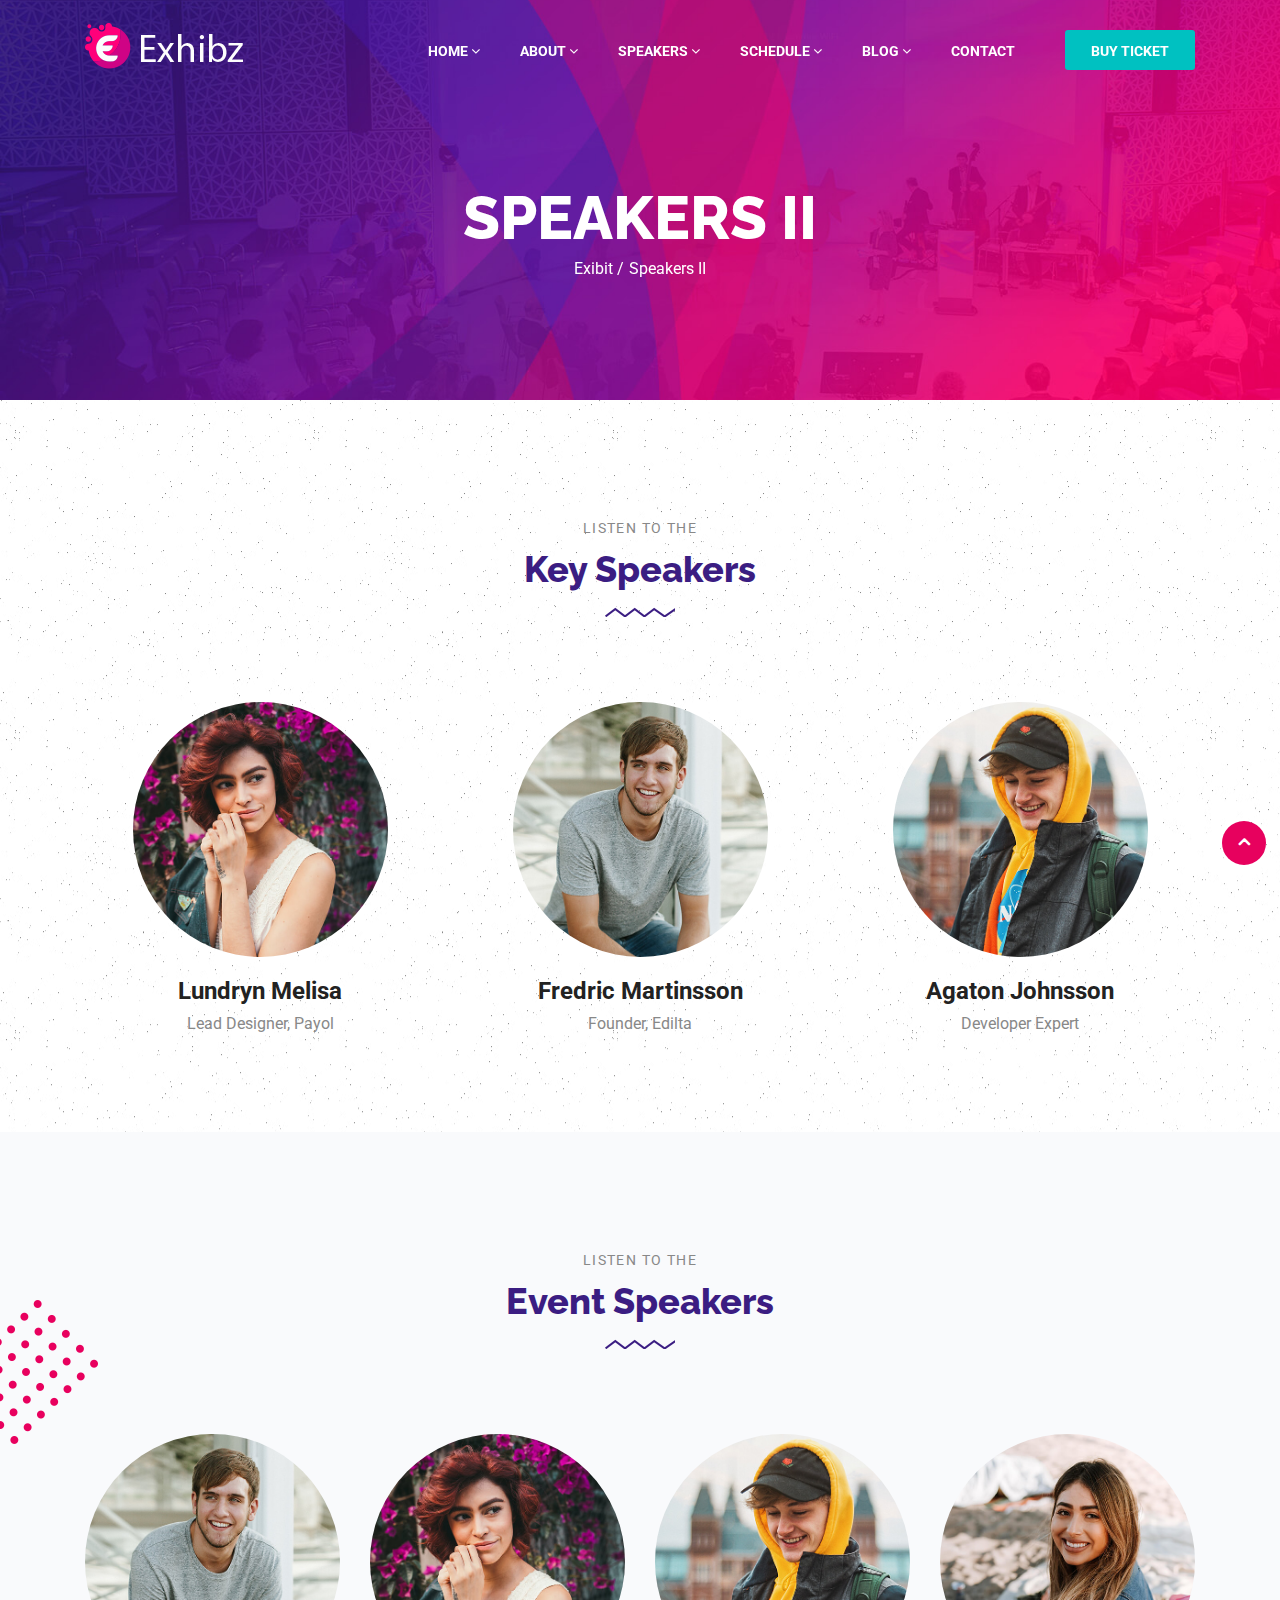
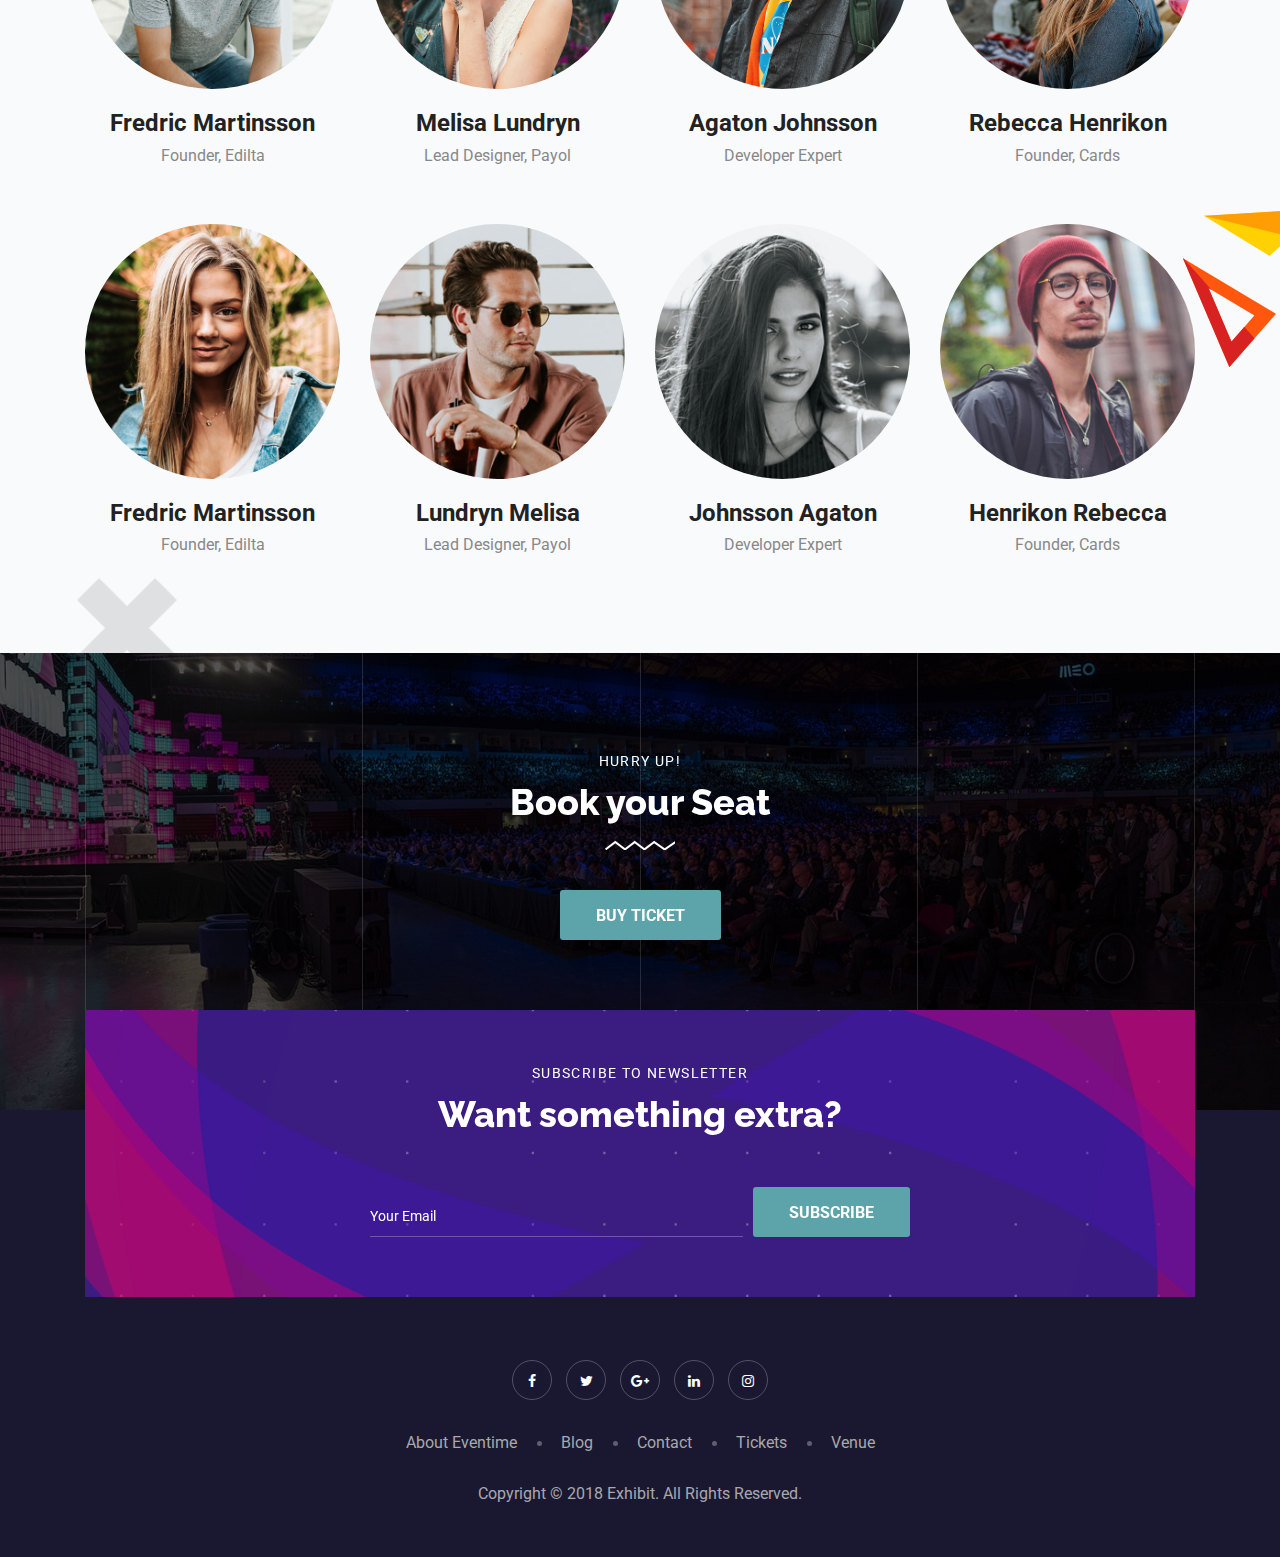
<file: speakers-2.html>
<!DOCTYPE html>
<html lang="en">


<!-- Mirrored from demo.themewinter.com/html/exhibz/speakers-2.html by HTTrack Website Copier/3.x [XR&CO'2014], Sat, 21 Dec 2019 16:54:49 GMT -->
<head>
   <!-- Basic Page Needs ================================================== -->
   <meta charset="utf-8">

   <!-- Mobile Specific Metas ================================================== -->
   <meta http-equiv="X-UA-Compatible" content="IE=edge">
   <meta name="viewport" content="width=device-width, initial-scale=1.0, user-scalable=0">

   <!-- Site Title -->
   <title>Exhibit - Conference &amp; Event HTML Template</title>

   <!-- CSS
         ================================================== -->
   <!-- Bootstrap -->
   <link rel="stylesheet" href="css/bootstrap.min.css">

   <!-- FontAwesome -->
   <link rel="stylesheet" href="css/font-awesome.min.css">
   <!-- Animation -->
   <link rel="stylesheet" href="css/animate.css">
   <!-- magnific -->
   <link rel="stylesheet" href="css/magnific-popup.css">
   <!-- carousel -->
   <link rel="stylesheet" href="css/owl.carousel.min.css">
   <!-- isotop -->
   <link rel="stylesheet" href="css/isotop.css">
   <!-- ico fonts -->
   <link rel="stylesheet" href="css/xsIcon.css">
   <!-- Template styles-->
   <link rel="stylesheet" href="css/style.css">
   <!-- Responsive styles-->
   <link rel="stylesheet" href="css/responsive.css">

   <!-- HTML5 shim and Respond.js IE8 support of HTML5 elements and media queries -->
   <!-- WARNING: Respond.js doesn't work if you view the page via file:// -->
   <!--[if lt IE 9]>
      <script src="https://oss.maxcdn.com/html5shiv/3.7.2/html5shiv.min.js"></script>
      <script src="https://oss.maxcdn.com/respond/1.4.2/respond.min.js"></script>
      <![endif]-->

</head>

<body>
   <div class="body-inner">
      <!-- Header start -->
      <header id="header" class="header header-transparent">
         <div class="container">
            <nav class="navbar navbar-expand-lg navbar-light">
               <!-- logo-->
               <a class="navbar-brand" href="index.html">
                 <img src="images/logos/logo.png" alt="">
              </a>
               <button class="navbar-toggler" type="button" data-toggle="collapse" data-target="#navbarNavDropdown"
                  aria-controls="navbarNavDropdown" aria-expanded="false" aria-label="Toggle navigation">
                  <span class="navbar-toggler-icon"><i class="icon icon-menu"></i></span>
               </button>
               <div class="collapse navbar-collapse" id="navbarNavDropdown">
                  <ul class="navbar-nav ml-auto">
                     <li class="dropdown nav-item active">
                        <a href="#" class="" data-toggle="dropdown">Home <i class="fa fa-angle-down"></i></a>
                        <ul class="dropdown-menu" role="menu">
                              <li><a href="index.html">Home One</a></li>
                              <li><a href="index-2.html">Home Two</a></li>
                              <li><a href="index-3.html">Home Three</a></li>
                              <li><a href="index-4.html">Home Four</a></li>
                              <li><a href="index-5.html">Home Five</a></li>
                              <li><a href="index-6.html">Home Six</a></li>
                              <li><a href="index-7.html">Home Seven</a></li>
                        </ul>
                     </li>
                     <li class="dropdown nav-item">
                        <a href="#" class="" data-toggle="dropdown">About <i class="fa fa-angle-down"></i></a>
                        <ul class="dropdown-menu" role="menu">
                           <li><a href="about-us.html">About Us</a></li>
                           <li><a href="gallery.html">Gallery</a></li>
                           <li><a href="faq.html">FAQ</a></li>
                           <li><a href="pricing.html">Pricing Table</a></li>
                           <li><a href="sponsors-1.html">Sponsors</a></li>
                           <li><a href="venue.html">Venue</a></li>
                           <li><a href="404.html">Erro Page</a></li>
                        </ul>
                     </li>
                     <li class="nav-item dropdown">
                        <a href="#" class="" data-toggle="dropdown">Speakers <i class="fa fa-angle-down"></i></a>
                        <ul class="dropdown-menu" role="menu">
                           <li><a href="speakers-1.html">Speakers-1</a></li>
                           <li><a href="speakers-2.html">Speakers-2</a></li>
                        </ul>

                     </li>
                     <li class="nav-item dropdown">
                        <a href="#" class="" data-toggle="dropdown">Schedule <i class="fa fa-angle-down"></i></a>
                        <ul class="dropdown-menu" role="menu">
                              <li><a href="schedule-list.html">Schedule List</a></li>
                              <li><a href="schedule-tab-1.html">Schedule Tab 1</a></li>
                              <li><a href="schedule-tab-2.html">Schedule Tab 2</a></li>
                        </ul>
                     </li>
                     <li class="nav-item dropdown">
                        <a href="#"> Blog <i class="fa fa-angle-down"></i></a>
                        <ul class="dropdown-menu" role="menu">
                           <li><a href="blog.html">Blog</a></li>
                           <li><a href="news-single.html">Blog Details</a></li>
                        </ul>
                     </li>
                     <li class="nav-item">
                        <a href="contact.html">Contact</a>
                     </li>
                     <li class="header-ticket nav-item">
                        <a class="ticket-btn btn" href="pricing.html"> Buy  Ticket
                       </a>
                     </li>
                  </ul>
               </div>
            </nav>
         </div><!-- container end-->
      </header>
      <!--/ Header end -->

      <div id="page-banner-area" class="page-banner-area" style="background-image:url(images/hero_area/banner_bg.jpg)">
         <!-- Subpage title start -->
         <div class="page-banner-title">
            <div class="text-center">
               <h2>Speakers II</h2>
               <ol class="breadcrumb">
                  <li>
                     <a href="#">Exibit /</a>
                  </li>
                  <li>
                     Speakers II
                  </li>
               </ol>
            </div>
         </div><!-- Subpage title end -->
      </div><!-- Page Banner end -->

      <!-- ts speaker start-->
      <section id="ts-speakers-II" class="ts-speakers speaker-II" style="background-image:url(images/speakers/speaker_bg.png)">
         <div class="container">
            <div class="row">
               <div class="col-lg-8 mx-auto">
                  <h2 class="section-title text-center">
                     <span>Listen to the</span>
                     Key Speakers
                  </h2>
               </div><!-- col end-->
            </div><!-- row end-->
            <div class="row">
               <div class="col-md-4">
                  <div class="ts-speaker">
                     <div class="speaker-img">
                        <img class="img-fluid" src="images/speakers/speaker2.jpg" alt="">
                        <a href="#popup_6" class="view-speaker ts-image-popup" data-effect="mfp-zoom-in">
                                    <i class="icon icon-plus"></i>
                                </a>
                     </div>
                     <div class="ts-speaker-info">
                        <h3 class="ts-title"><a href="#">Lundryn Melisa </a></h3>
                        <p>
                           Lead Designer, Payol
                        </p>
                     </div>
                  </div>
                  <!-- popup start-->
                  <div id="popup_06" class="container ts-speaker-popup mfp-hide">
                     <div class="row">
                        <div class="col-lg-6">
                           <div class="ts-speaker-popup-img">
                              <img src="images/speakers/speaker1.jpg" alt="">
                           </div>
                        </div><!-- col end-->
                        <div class="col-lg-6">
                           <div class="ts-speaker-popup-content">
                              <h3 class="ts-title">David Robert</h3>
                              <span class="speakder-designation">Cheif Architecture</span>
                              <img class="company-logo" src="images/sponsors/sponsor-6.png" alt="">
                              <p>
                                 World is committed to making participation in the event a harass ment free experience
                                 for everyone, regardless of level experience gender, gender identity and expression
                              </p>
                              <h4 class="session-name">
                                 Sessions by David
                              </h4>
                              <div class="row">
                                 <div class="col-lg-6">
                                    <div class="speaker-session-info">
                                       <h4>Day 1</h4>
                                       <span>
                                                         10.30 - 11.30 am
                                                   </span>
                                       <p>
                                          Marketing Matters
                                       </p>
                                    </div>
                                 </div>
                                 <div class="col-lg-6">
                                    <div class="speaker-session-info">
                                       <h4>Day 1</h4>
                                       <span>
                                                            10.30 - 11.30 am
                                                      </span>
                                       <p>
                                          Marketing Matters
                                       </p>
                                    </div>
                                 </div>
                              </div>
                              <div class="ts-speakers-social">
                                 <a href="#"><i class="fa fa-facebook"></i></a>
                                 <a href="#"><i class="fa fa-twitter"></i></a>
                                 <a href="#"><i class="fa fa-instagram"></i></a>
                                 <a href="#"><i class="fa fa-google-plus"></i></a>
                                 <a href="#"><i class="fa fa-linkedin"></i></a>
                              </div>
                           </div><!-- ts-speaker-popup-content end-->
                        </div><!-- col end-->
                     </div><!-- row end-->
                  </div><!-- popup end-->
               </div> <!-- col end-->
               <div class="col-md-4">
                  <div class="ts-speaker">
                     <div class="speaker-img">
                        <img class="img-fluid" src="images/speakers/speaker1.jpg" alt="">
                        <a href="#popup_1" class="view-speaker ts-image-popup" data-effect="mfp-zoom-in">
                                    <i class="icon icon-plus"></i>
                                </a>
                     </div>
                     <div class="ts-speaker-info">
                        <h3 class="ts-title"><a href="#">Fredric Martinsson</a></h3>
                        <p>
                           Founder, Edilta
                        </p>
                     </div>
                  </div>
                  <!-- popup start-->
                  <div id="popup_01" class="container ts-speaker-popup mfp-hide">
                     <div class="row">
                        <div class="col-lg-6">
                           <div class="ts-speaker-popup-img">
                              <img src="images/speakers/speaker1.jpg" alt="">
                           </div>
                        </div><!-- col end-->
                        <div class="col-lg-6">
                           <div class="ts-speaker-popup-content">
                              <h3 class="ts-title">David Robert</h3>
                              <span class="speakder-designation">Cheif Architecture</span>
                              <img class="company-logo" src="images/sponsors/sponsor-6.png" alt="">
                              <p>
                                 World is committed to making participation in the event a harass ment free experience
                                 for everyone, regardless of level experience gender, gender identity and expression
                              </p>
                              <h4 class="session-name">
                                 Sessions by David
                              </h4>
                              <div class="row">
                                 <div class="col-lg-6">
                                    <div class="speaker-session-info">
                                       <h4>Day 1</h4>
                                       <span>
                                                   10.30 - 11.30 am
                                             </span>
                                       <p>
                                          Marketing Matters
                                       </p>
                                    </div>
                                 </div>
                                 <div class="col-lg-6">
                                    <div class="speaker-session-info">
                                       <h4>Day 1</h4>
                                       <span>
                                                      10.30 - 11.30 am
                                                </span>
                                       <p>
                                          Marketing Matters
                                       </p>
                                    </div>
                                 </div>
                              </div>
                              <div class="ts-speakers-social">
                                 <a href="#"><i class="fa fa-facebook"></i></a>
                                 <a href="#"><i class="fa fa-twitter"></i></a>
                                 <a href="#"><i class="fa fa-instagram"></i></a>
                                 <a href="#"><i class="fa fa-google-plus"></i></a>
                                 <a href="#"><i class="fa fa-linkedin"></i></a>
                              </div>
                           </div><!-- ts-speaker-popup-content end-->
                        </div><!-- col end-->
                     </div><!-- row end-->
                  </div><!-- popup end-->
               </div> <!-- col end-->
               <div class="col-md-4">
                  <div class="ts-speaker">
                     <div class="speaker-img">
                        <img class="img-fluid" src="images/speakers/speaker3.jpg" alt="">
                        <a href="#popup_3" class="view-speaker ts-image-popup" data-effect="mfp-zoom-in">
                                    <i class="icon icon-plus"></i>
                                </a>
                     </div>
                     <div class="ts-speaker-info">
                        <h3 class="ts-title"><a href="#">Agaton Johnsson</a></h3>
                        <p>
                           Developer Expert
                        </p>
                     </div>
                  </div>
                  <!-- popup start-->
                  <div id="popup_03" class="container ts-speaker-popup mfp-hide">
                     <div class="row">
                        <div class="col-lg-6">
                           <div class="ts-speaker-popup-img">
                              <img src="images/speakers/speaker3.jpg" alt="">
                           </div>
                        </div><!-- col end-->
                        <div class="col-lg-6">
                           <div class="ts-speaker-popup-content">
                              <h3 class="ts-title">David Robert</h3>
                              <span class="speakder-designation">Cheif Architecture</span>
                              <img class="company-logo" src="images/sponsors/sponsor-6.png" alt="">
                              <p>
                                 World is committed to making participation in the event a harass ment free experience
                                 for everyone, regardless of level experience gender, gender identity and expression
                              </p>
                              <h4 class="session-name">
                                 Sessions by David
                              </h4>
                              <div class="row">
                                 <div class="col-lg-6">
                                    <div class="speaker-session-info">
                                       <h4>Day 1</h4>
                                       <span>
                                                         10.30 - 11.30 am
                                                   </span>
                                       <p>
                                          Marketing Matters
                                       </p>
                                    </div>
                                 </div>
                                 <div class="col-lg-6">
                                    <div class="speaker-session-info">
                                       <h4>Day 1</h4>
                                       <span>
                                                            10.30 - 11.30 am
                                                      </span>
                                       <p>
                                          Marketing Matters
                                       </p>
                                    </div>
                                 </div>
                              </div>
                              <div class="ts-speakers-social">
                                 <a href="#"><i class="fa fa-facebook"></i></a>
                                 <a href="#"><i class="fa fa-twitter"></i></a>
                                 <a href="#"><i class="fa fa-instagram"></i></a>
                                 <a href="#"><i class="fa fa-google-plus"></i></a>
                                 <a href="#"><i class="fa fa-linkedin"></i></a>
                              </div>
                           </div><!-- ts-speaker-popup-content end-->
                        </div><!-- col end-->
                     </div><!-- row end-->
                  </div><!-- popup end-->
               </div> <!-- col end-->

            </div><!-- row end-->
         </div><!-- container end-->

         <!-- shap img-->
         <!-- <div class="speaker-shap">
            <img class="shap1" src="images/shap/home_speaker_memphis1.png" alt="">
            <img class="shap2" src="images/shap/home_speaker_memphis2.png" alt="">
            <img class="shap3" src="images/shap/home_speaker_memphis3.png" alt="">
         </div> -->
         <!-- shap img end-->
      </section>
      <!-- ts speaker end-->

      <!-- ts speaker start-->
      <section id="ts-speakers" class="ts-speakers section-bg">
         <div class="container">
            <div class="row">
               <div class="col-lg-8 mx-auto">
                  <h2 class="section-title text-center">
                     <span>Listen to the</span>
                     Event Speakers
                  </h2>
               </div><!-- col end-->
            </div><!-- row end-->
            <div class="row">
               <div class="col-lg-3 col-md-6">
                  <div class="ts-speaker">
                     <div class="speaker-img">
                        <img class="img-fluid" src="images/speakers/speaker1.jpg" alt="">
                        <a href="#popup_1" class="view-speaker ts-image-popup" data-effect="mfp-zoom-in">
                                    <i class="icon icon-plus"></i>
                                </a>
                     </div>
                     <div class="ts-speaker-info">
                        <h3 class="ts-title"><a href="#">Fredric Martinsson</a></h3>
                        <p>
                           Founder, Edilta
                        </p>
                     </div>
                  </div>
                  <!-- popup start-->
                  <div id="popup_1" class="container ts-speaker-popup mfp-hide">
                     <div class="row">
                        <div class="col-lg-6">
                           <div class="ts-speaker-popup-img">
                              <img src="images/speakers/speaker1.jpg" alt="">
                           </div>
                        </div><!-- col end-->
                        <div class="col-lg-6">
                           <div class="ts-speaker-popup-content">
                              <h3 class="ts-title">David Robert</h3>
                              <span class="speakder-designation">Cheif Architecture</span>
                              <img class="company-logo" src="images/sponsors/sponsor-6.png" alt="">
                              <p>
                                 World is committed to making participation in the event a harass ment free experience
                                 for everyone, regardless of level experience gender, gender identity and expression
                              </p>
                              <h4 class="session-name">
                                 Sessions by David
                              </h4>
                              <div class="row">
                                 <div class="col-lg-6">
                                    <div class="speaker-session-info">
                                       <h4>Day 1</h4>
                                       <span>
                                                   10.30 - 11.30 am
                                             </span>
                                       <p>
                                          Marketing Matters
                                       </p>
                                    </div>
                                 </div>
                                 <div class="col-lg-6">
                                    <div class="speaker-session-info">
                                       <h4>Day 1</h4>
                                       <span>
                                                      10.30 - 11.30 am
                                                </span>
                                       <p>
                                          Marketing Matters
                                       </p>
                                    </div>
                                 </div>
                              </div>
                              <div class="ts-speakers-social">
                                 <a href="#"><i class="fa fa-facebook"></i></a>
                                 <a href="#"><i class="fa fa-twitter"></i></a>
                                 <a href="#"><i class="fa fa-instagram"></i></a>
                                 <a href="#"><i class="fa fa-google-plus"></i></a>
                                 <a href="#"><i class="fa fa-linkedin"></i></a>
                              </div>
                           </div><!-- ts-speaker-popup-content end-->
                        </div><!-- col end-->
                     </div><!-- row end-->
                  </div><!-- popup end-->
               </div> <!-- col end-->
               <div class="col-lg-3 col-md-6">
                  <div class="ts-speaker">
                     <div class="speaker-img">
                        <img class="img-fluid" src="images/speakers/speaker2.jpg" alt="">
                        <a href="#popup_2"  class="view-speaker ts-image-popup" data-effect="mfp-zoom-in">
                                    <i class="icon icon-plus"></i>
                                </a>
                     </div>
                     <div class="ts-speaker-info">
                        <h3 class="ts-title"><a href="#">Melisa Lundryn</a></h3>
                        <p>
                           Lead Designer, Payol
                        </p>
                     </div>
                  </div>
                  <!-- popup start-->
                  <div id="popup_2" class="container ts-speaker-popup mfp-hide">
                     <div class="row">
                        <div class="col-lg-6">
                           <div class="ts-speaker-popup-img">
                              <img src="images/speakers/speaker2.jpg" alt="">
                           </div>
                        </div><!-- col end-->
                        <div class="col-lg-6">
                           <div class="ts-speaker-popup-content">
                              <h3 class="ts-title">David Robert</h3>
                              <span class="speakder-designation">Cheif Architecture</span>
                              <img class="company-logo" src="images/sponsors/sponsor-6.png" alt="">
                              <p>
                                 World is committed to making participation in the event a harass ment free experience
                                 for everyone, regardless of level experience gender, gender identity and expression
                              </p>
                              <h4 class="session-name">
                                 Sessions by David
                              </h4>
                              <div class="row">
                                 <div class="col-lg-6">
                                    <div class="speaker-session-info">
                                       <h4>Day 1</h4>
                                       <span>
                                                         10.30 - 11.30 am
                                                   </span>
                                       <p>
                                          Marketing Matters
                                       </p>
                                    </div>
                                 </div>
                                 <div class="col-lg-6">
                                    <div class="speaker-session-info">
                                       <h4>Day 1</h4>
                                       <span>
                                                            10.30 - 11.30 am
                                                      </span>
                                       <p>
                                          Marketing Matters
                                       </p>
                                    </div>
                                 </div>
                              </div>
                              <div class="ts-speakers-social">
                                 <a href="#"><i class="fa fa-facebook"></i></a>
                                 <a href="#"><i class="fa fa-twitter"></i></a>
                                 <a href="#"><i class="fa fa-instagram"></i></a>
                                 <a href="#"><i class="fa fa-google-plus"></i></a>
                                 <a href="#"><i class="fa fa-linkedin"></i></a>
                              </div>
                           </div><!-- ts-speaker-popup-content end-->
                        </div><!-- col end-->
                     </div><!-- row end-->
                  </div><!-- popup end-->
               </div> <!-- col end-->
               <div class="col-lg-3 col-md-6">
                  <div class="ts-speaker">
                     <div class="speaker-img">
                        <img class="img-fluid" src="images/speakers/speaker3.jpg" alt="">
                        <a href="#popup_3" class="view-speaker ts-image-popup" data-effect="mfp-zoom-in">
                                    <i class="icon icon-plus"></i>
                                </a>
                     </div>
                     <div class="ts-speaker-info">
                        <h3 class="ts-title"><a href="#">Agaton Johnsson</a></h3>
                        <p>
                           Developer Expert
                        </p>
                     </div>
                  </div>
                  <!-- popup start-->
                  <div id="popup_3" class="container ts-speaker-popup mfp-hide">
                     <div class="row">
                        <div class="col-lg-6">
                           <div class="ts-speaker-popup-img">
                              <img src="images/speakers/speaker3.jpg" alt="">
                           </div>
                        </div><!-- col end-->
                        <div class="col-lg-6">
                           <div class="ts-speaker-popup-content">
                              <h3 class="ts-title">David Robert</h3>
                              <span class="speakder-designation">Cheif Architecture</span>
                              <img class="company-logo" src="images/sponsors/sponsor-6.png" alt="">
                              <p>
                                 World is committed to making participation in the event a harass ment free experience
                                 for everyone, regardless of level experience gender, gender identity and expression
                              </p>
                              <h4 class="session-name">
                                 Sessions by David
                              </h4>
                              <div class="row">
                                 <div class="col-lg-6">
                                    <div class="speaker-session-info">
                                       <h4>Day 1</h4>
                                       <span>
                                                         10.30 - 11.30 am
                                                   </span>
                                       <p>
                                          Marketing Matters
                                       </p>
                                    </div>
                                 </div>
                                 <div class="col-lg-6">
                                    <div class="speaker-session-info">
                                       <h4>Day 1</h4>
                                       <span>
                                                            10.30 - 11.30 am
                                                      </span>
                                       <p>
                                          Marketing Matters
                                       </p>
                                    </div>
                                 </div>
                              </div>
                              <div class="ts-speakers-social">
                                 <a href="#"><i class="fa fa-facebook"></i></a>
                                 <a href="#"><i class="fa fa-twitter"></i></a>
                                 <a href="#"><i class="fa fa-instagram"></i></a>
                                 <a href="#"><i class="fa fa-google-plus"></i></a>
                                 <a href="#"><i class="fa fa-linkedin"></i></a>
                              </div>
                           </div><!-- ts-speaker-popup-content end-->
                        </div><!-- col end-->
                     </div><!-- row end-->
                  </div><!-- popup end-->
               </div> <!-- col end-->
               <div class="col-lg-3 col-md-6">
                  <div class="ts-speaker">
                     <div class="speaker-img">
                        <img class="img-fluid" src="images/speakers/speaker4.jpg" alt="">
                        <a href="#popup_4" class="view-speaker ts-image-popup" data-effect="mfp-zoom-in">
                                    <i class="icon icon-plus"></i>
                                </a>
                     </div>
                     <div class="ts-speaker-info">
                        <h3 class="ts-title"><a href="#">Rebecca Henrikon</a></h3>
                        <p>
                           Founder, Cards
                        </p>
                     </div>
                  </div>
                  <!-- popup start-->
                  <div id="popup_4" class="container ts-speaker-popup mfp-hide">
                     <div class="row">
                        <div class="col-lg-6">
                           <div class="ts-speaker-popup-img">
                              <img src="images/speakers/speaker4.jpg" alt="">
                           </div>
                        </div><!-- col end-->
                        <div class="col-lg-6">
                           <div class="ts-speaker-popup-content">
                              <h3 class="ts-title">David Robert</h3>
                              <span class="speakder-designation">Cheif Architecture</span>
                              <img class="company-logo" src="images/sponsors/sponsor-6.png" alt="">
                              <p>
                                 World is committed to making participation in the event a harass ment free experience
                                 for everyone, regardless of level experience gender, gender identity and expression
                              </p>
                              <h4 class="session-name">
                                 Sessions by David
                              </h4>
                              <div class="row">
                                 <div class="col-lg-6">
                                    <div class="speaker-session-info">
                                       <h4>Day 1</h4>
                                       <span>
                                                         10.30 - 11.30 am
                                                   </span>
                                       <p>
                                          Marketing Matters
                                       </p>
                                    </div>
                                 </div>
                                 <div class="col-lg-6">
                                    <div class="speaker-session-info">
                                       <h4>Day 1</h4>
                                       <span>
                                                            10.30 - 11.30 am
                                                      </span>
                                       <p>
                                          Marketing Matters
                                       </p>
                                    </div>
                                 </div>
                              </div>
                              <div class="ts-speakers-social">
                                 <a href="#"><i class="fa fa-facebook"></i></a>
                                 <a href="#"><i class="fa fa-twitter"></i></a>
                                 <a href="#"><i class="fa fa-instagram"></i></a>
                                 <a href="#"><i class="fa fa-google-plus"></i></a>
                                 <a href="#"><i class="fa fa-linkedin"></i></a>
                              </div>
                           </div><!-- ts-speaker-popup-content end-->
                        </div><!-- col end-->
                     </div><!-- row end-->
                  </div><!-- popup end-->
               </div> <!-- col end-->
               <div class="col-lg-3 col-md-6">
                  <div class="ts-speaker">
                     <div class="speaker-img">
                        <img class="img-fluid" src="images/speakers/speaker5.jpg" alt="">
                        <a href="#popup_5" class="view-speaker  ts-image-popup" data-effect="mfp-zoom-in">
                                    <i class="icon icon-plus"></i>
                                </a>
                     </div>
                     <div class="ts-speaker-info">
                        <h3 class="ts-title"><a href="#">Fredric Martinsson</a></h3>
                        <p>
                           Founder, Edilta
                        </p>
                     </div>
                  </div>
                  <!-- popup start-->
                  <div id="popup_5" class="container ts-speaker-popup mfp-hide">
                     <div class="row">
                        <div class="col-lg-6">
                           <div class="ts-speaker-popup-img">
                              <img src="images/speakers/speaker5.jpg" alt="">
                           </div>
                        </div><!-- col end-->
                        <div class="col-lg-6">
                           <div class="ts-speaker-popup-content">
                              <h3 class="ts-title">David Robert</h3>
                              <span class="speakder-designation">Cheif Architecture</span>
                              <img class="company-logo" src="images/sponsors/sponsor-6.png" alt="">
                              <p>
                                 World is committed to making participation in the event a harass ment free experience
                                 for everyone, regardless of level experience gender, gender identity and expression
                              </p>
                              <h4 class="session-name">
                                 Sessions by David
                              </h4>
                              <div class="row">
                                 <div class="col-lg-6">
                                    <div class="speaker-session-info">
                                       <h4>Day 1</h4>
                                       <span>
                                                         10.30 - 11.30 am
                                                   </span>
                                       <p>
                                          Marketing Matters
                                       </p>
                                    </div>
                                 </div>
                                 <div class="col-lg-6">
                                    <div class="speaker-session-info">
                                       <h4>Day 1</h4>
                                       <span>
                                                            10.30 - 11.30 am
                                                      </span>
                                       <p>
                                          Marketing Matters
                                       </p>
                                    </div>
                                 </div>
                              </div>
                              <div class="ts-speakers-social">
                                 <a href="#"><i class="fa fa-facebook"></i></a>
                                 <a href="#"><i class="fa fa-twitter"></i></a>
                                 <a href="#"><i class="fa fa-instagram"></i></a>
                                 <a href="#"><i class="fa fa-google-plus"></i></a>
                                 <a href="#"><i class="fa fa-linkedin"></i></a>
                              </div>
                           </div><!-- ts-speaker-popup-content end-->
                        </div><!-- col end-->
                     </div><!-- row end-->
                  </div><!-- popup end-->
               </div> <!-- col end-->
               <div class="col-lg-3 col-md-6">
                  <div class="ts-speaker">
                     <div class="speaker-img">
                        <img class="img-fluid" src="images/speakers/speaker6.jpg" alt="">
                        <a href="#popup_6" class="view-speaker ts-image-popup" data-effect="mfp-zoom-in">
                                    <i class="icon icon-plus"></i>
                                </a>
                     </div>
                     <div class="ts-speaker-info">
                        <h3 class="ts-title"><a href="#">Lundryn Melisa </a></h3>
                        <p>
                           Lead Designer, Payol
                        </p>
                     </div>
                  </div>
                  <!-- popup start-->
                  <div id="popup_6" class="container ts-speaker-popup mfp-hide">
                     <div class="row">
                        <div class="col-lg-6">
                           <div class="ts-speaker-popup-img">
                              <img src="images/speakers/speaker1.jpg" alt="">
                           </div>
                        </div><!-- col end-->
                        <div class="col-lg-6">
                           <div class="ts-speaker-popup-content">
                              <h3 class="ts-title">David Robert</h3>
                              <span class="speakder-designation">Cheif Architecture</span>
                              <img class="company-logo" src="images/sponsors/sponsor-6.png" alt="">
                              <p>
                                 World is committed to making participation in the event a harass ment free experience
                                 for everyone, regardless of level experience gender, gender identity and expression
                              </p>
                              <h4 class="session-name">
                                 Sessions by David
                              </h4>
                              <div class="row">
                                 <div class="col-lg-6">
                                    <div class="speaker-session-info">
                                       <h4>Day 1</h4>
                                       <span>
                                                         10.30 - 11.30 am
                                                   </span>
                                       <p>
                                          Marketing Matters
                                       </p>
                                    </div>
                                 </div>
                                 <div class="col-lg-6">
                                    <div class="speaker-session-info">
                                       <h4>Day 1</h4>
                                       <span>
                                                            10.30 - 11.30 am
                                                      </span>
                                       <p>
                                          Marketing Matters
                                       </p>
                                    </div>
                                 </div>
                              </div>
                              <div class="ts-speakers-social">
                                 <a href="#"><i class="fa fa-facebook"></i></a>
                                 <a href="#"><i class="fa fa-twitter"></i></a>
                                 <a href="#"><i class="fa fa-instagram"></i></a>
                                 <a href="#"><i class="fa fa-google-plus"></i></a>
                                 <a href="#"><i class="fa fa-linkedin"></i></a>
                              </div>
                           </div><!-- ts-speaker-popup-content end-->
                        </div><!-- col end-->
                     </div><!-- row end-->
                  </div><!-- popup end-->
               </div> <!-- col end-->
               <div class="col-lg-3 col-md-6">
                  <div class="ts-speaker">
                     <div class="speaker-img">
                        <img class="img-fluid" src="images/speakers/speaker7.jpg" alt="">
                        <a href="#popup_7" class="view-speaker ts-image-popup" data-effect="mfp-zoom-in">
									<i class="icon icon-plus"></i>
								</a>
                     </div>
                     <div class="ts-speaker-info">
                        <h3 class="ts-title"><a href="#">Johnsson Agaton </a></h3>
                        <p>
                           Developer Expert
                        </p>
                     </div>
                  </div>
                  <!-- popup start-->
                  <div id="popup_7" class="container ts-speaker-popup mfp-hide">
                     <div class="row">
                        <div class="col-lg-6">
                           <div class="ts-speaker-popup-img">
                              <img src="images/speakers/speaker7.jpg" alt="">
                           </div>
                        </div><!-- col end-->
                        <div class="col-lg-6">
                           <div class="ts-speaker-popup-content">
                              <h3 class="ts-title">David Robert</h3>
                              <span class="speakder-designation">Cheif Architecture</span>
                              <img class="company-logo" src="images/sponsors/sponsor-6.png" alt="">
                              <p>
                                 World is committed to making participation in the event a harass ment free experience
                                 for everyone, regardless of level experience gender, gender identity and expression
                              </p>
                              <h4 class="session-name">
                                 Sessions by David
                              </h4>
                              <div class="row">
                                 <div class="col-lg-6">
                                    <div class="speaker-session-info">
                                       <h4>Day 1</h4>
                                       <span>
                                                         10.30 - 11.30 am
                                                   </span>
                                       <p>
                                          Marketing Matters
                                       </p>
                                    </div>
                                 </div>
                                 <div class="col-lg-6">
                                    <div class="speaker-session-info">
                                       <h4>Day 1</h4>
                                       <span>
                                                            10.30 - 11.30 am
                                                      </span>
                                       <p>
                                          Marketing Matters
                                       </p>
                                    </div>
                                 </div>
                              </div>
                              <div class="ts-speakers-social">
                                 <a href="#"><i class="fa fa-facebook"></i></a>
                                 <a href="#"><i class="fa fa-twitter"></i></a>
                                 <a href="#"><i class="fa fa-instagram"></i></a>
                                 <a href="#"><i class="fa fa-google-plus"></i></a>
                                 <a href="#"><i class="fa fa-linkedin"></i></a>
                              </div>
                           </div><!-- ts-speaker-popup-content end-->
                        </div><!-- col end-->
                     </div><!-- row end-->
                  </div><!-- popup end-->
               </div> <!-- col end-->

               <div class="col-lg-3 col-md-6">
                  <div class="ts-speaker">
                     <div class="speaker-img">
                        <img class="img-fluid" src="images/speakers/speaker8.jpg" alt="">
                        <a href="#" class="view-speaker">
                                    <i class="icon icon-plus"></i>
                                </a>
                     </div>
                     <div class="ts-speaker-info">
                        <h3 class="ts-title"><a href="#">Henrikon Rebecca </a></h3>
                        <p>
                           Founder, Cards
                        </p>
                     </div>
                  </div>
               </div> <!-- col end-->
            </div><!-- row end-->
         </div><!-- container end-->

         <!-- shap img-->
         <div class="speaker-shap">
            <img class="shap1" src="images/shap/home_speaker_memphis1.png" alt="">
            <img class="shap2" src="images/shap/home_speaker_memphis2.png" alt="">
            <img class="shap3" src="images/shap/home_speaker_memphis3.png" alt="">
         </div>
         <!-- shap img end-->
      </section>
      <!-- ts speaker end-->

      <!-- ts footer area start-->
      <div class="footer-area">

         <!-- ts-book-seat start-->
         <section class="ts-book-seat" style="background-image: url(images/book_seat_img.jpg)">
            <div class="container">
               <div class="row">
                  <div class="col-lg-8 mx-auto">
                     <div class="book-seat-content text-center mb-70">
                        <h2 class="section-title white">
                           <span>Hurry up!</span>
                           Book your Seat
                        </h2>
                        <a href="#" class="btn">Buy Ticket</a>
                     </div><!-- book seat end-->
                  </div><!-- col end-->

               </div><!-- row end-->
               <div class="ts-footer-newsletter">
                  <div class="ts-newsletter" style="background-image: url(images/shap/subscribe_pattern.png)">
                     <div class="row">
                        <div class="col-lg-6 mx-auto">
                           <div class="ts-newsletter-content">
                              <h2 class="section-title">
                                 <span>sUBSCRIBE TO nEWSLETTER</span>
                                 Want something extra?
                              </h2>
                           </div>
                           <div class="newsletter-form">
                              <form action="#" method="post" class="media align-items-end">
                                 <div class="email-form-group media-body">
                                    <input type="email" name="email" id="newsletter-form-email" class="form-control"
                                       placeholder="Your Email" autocomplete="off" required="">
                                 </div>
                                 <div class="d-flex ts-submit-btn">
                                    <button class="btn">Subscribe</button>
                                 </div>
                              </form>
                           </div>
                        </div>
                     </div>
                  </div>
               </div>
            </div><!-- container end-->
         </section>
         <!-- book seat  end-->

         <!-- footer start-->
         <footer class="ts-footer">
            <div class="container">
               <div class="row">
                  <div class="col-lg-8 mx-auto">
                     <div class="ts-footer-social text-center mb-30">
                        <ul>
                           <li>
                              <a href="#"><i class="fa fa-facebook"></i></a>
                           </li>
                           <li>
                              <a href="#"><i class="fa fa-twitter"></i></a>
                           </li>
                           <li>
                              <a href="#"><i class="fa fa-google-plus"></i></a>
                           </li>
                           <li>
                              <a href="#"><i class="fa fa-linkedin"></i></a>
                           </li>
                           <li>
                              <a href="#"><i class="fa fa-instagram"></i></a>
                           </li>
                        </ul>
                     </div>
                     <!-- footer social end-->
                     <div class="footer-menu text-center mb-25">
                        <ul>
                           <li><a href="#">About Eventime</a></li>
                           <li><a href="#">Blog</a></li>
                           <li><a href="#">Contact</a></li>
                           <li><a href="#">Tickets</a></li>
                           <li><a href="#">Venue</a></li>
                        </ul>
                     </div><!-- footer menu end-->
                     <div class="copyright-text text-center">
                        <p>Copyright © 2018 Exhibit. All Rights Reserved.</p>
                     </div>
                  </div>
               </div>
            </div>
         </footer>
         <!-- footer end-->

         <div class="BackTo">
                  <a href="#" class="fa fa-angle-up" aria-hidden="true"></a>
              </div>

      </div>
      <!-- ts footer area end-->


    

      <!-- Javascript Files
            ================================================== -->
      <!-- initialize jQuery Library -->
      <script src="js/jquery.js"></script>

      <script src="js/popper.min.js"></script>
      <!-- Bootstrap jQuery -->
      <script src="js/bootstrap.min.js"></script>
      <!-- Counter -->
      <script src="js/jquery.appear.min.js"></script>
      <!-- Countdown -->
      <script src="js/jquery.jCounter.js"></script>
      <!-- magnific-popup -->
      <script src="js/jquery.magnific-popup.min.js"></script>
      <!-- carousel -->
      <script src="js/owl.carousel.min.js"></script>
      <!-- Waypoints -->
      <script src="js/wow.min.js"></script>
      <!-- isotop -->
      <script src="js/isotope.pkgd.min.js"></script>

      <!-- Template custom -->
      <script src="js/main.js"></script>
   </div>
   <!-- Body inner end -->
</body>


<!-- Mirrored from demo.themewinter.com/html/exhibz/speakers-2.html by HTTrack Website Copier/3.x [XR&CO'2014], Sat, 21 Dec 2019 16:54:49 GMT -->
</html>
</file>
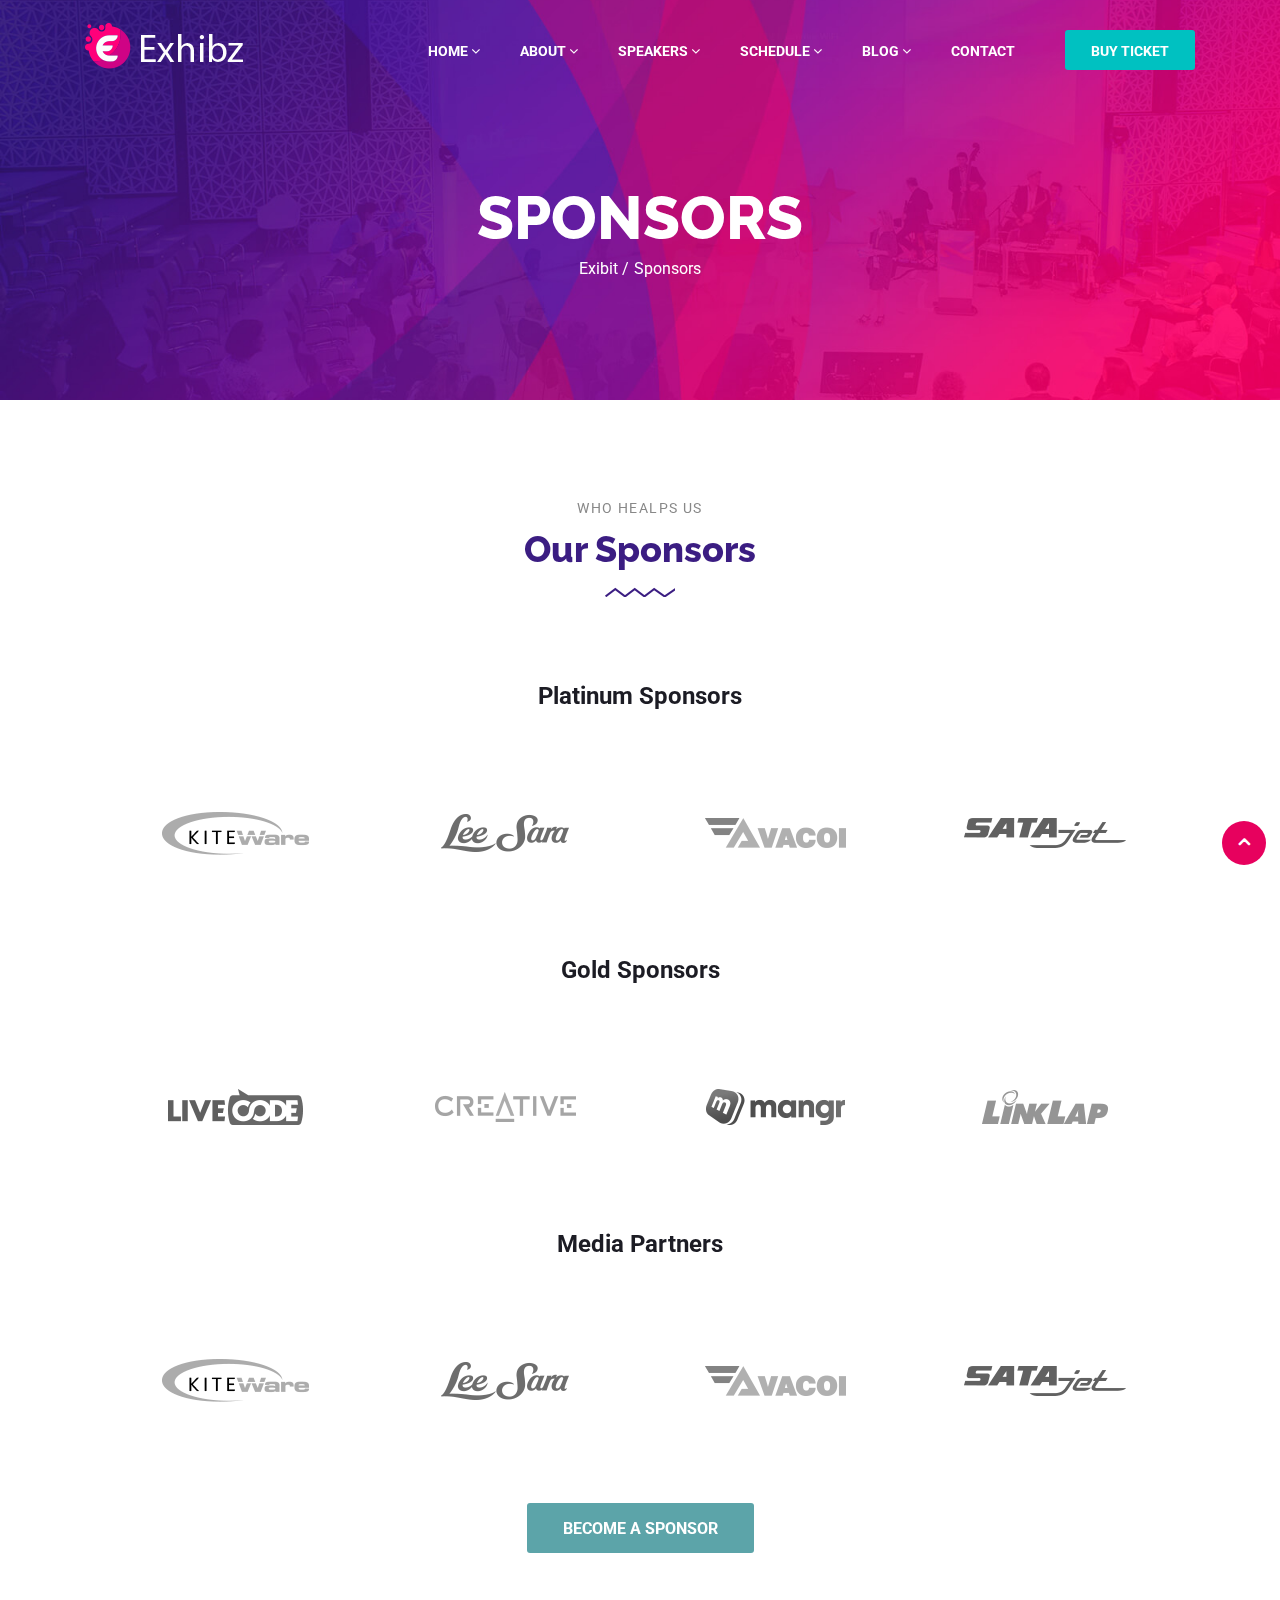
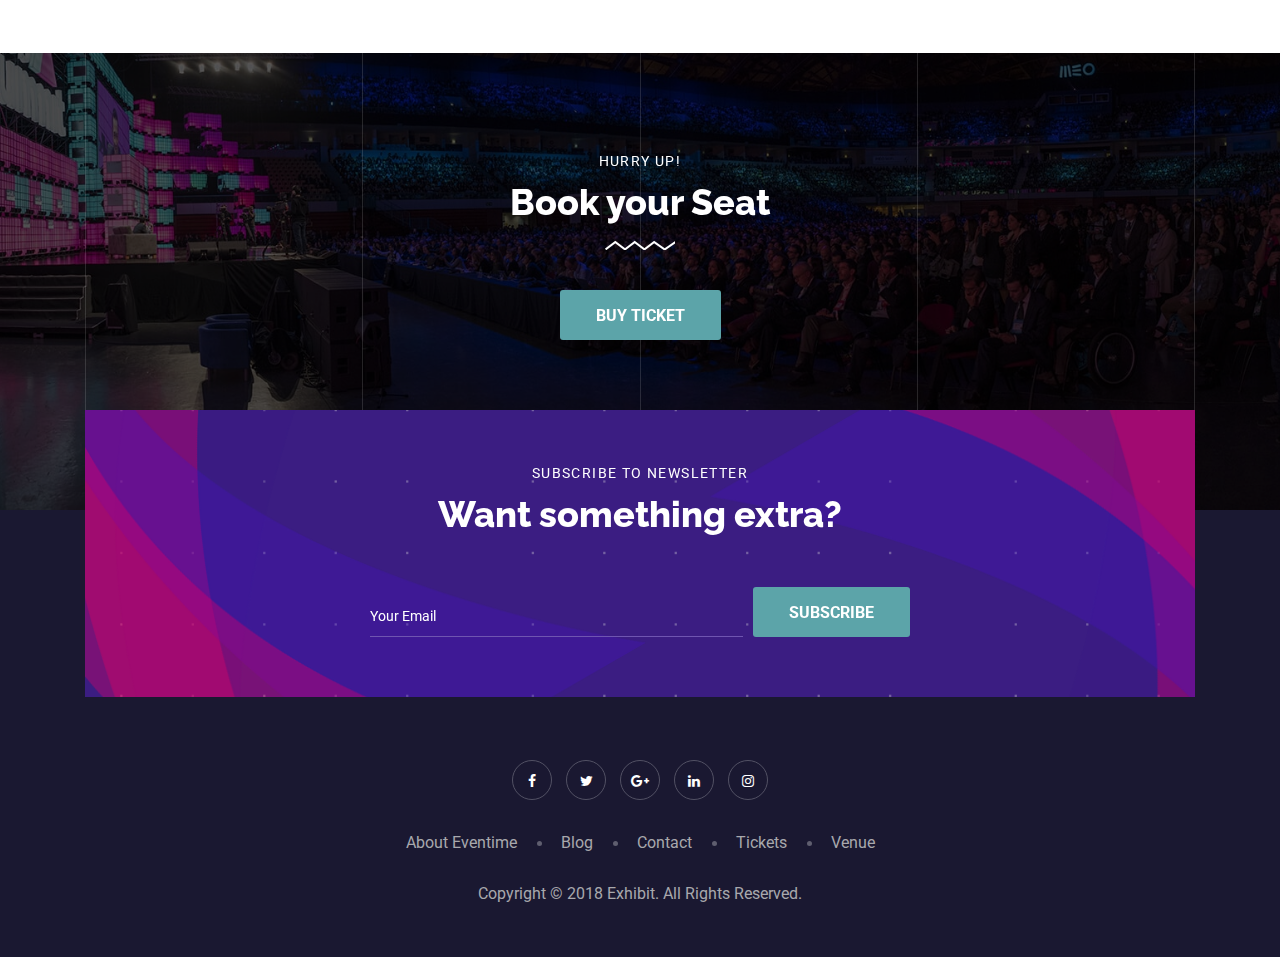
<file: sponsors-1.html>
<!DOCTYPE html>
<html lang="en">


<!-- Mirrored from demo.themewinter.com/html/exhibz/sponsors-1.html by HTTrack Website Copier/3.x [XR&CO'2014], Sat, 21 Dec 2019 16:54:35 GMT -->
<head>
	<!-- Basic Page Needs ================================================== -->
	<meta charset="utf-8">

	<!-- Mobile Specific Metas ================================================== -->
	<meta http-equiv="X-UA-Compatible" content="IE=edge">
	<meta name="viewport" content="width=device-width, initial-scale=1.0, user-scalable=0">

	<!-- Site Title -->
	<title>Exhibit - Conference &amp; Event HTML Template</title>

	   <!-- CSS
         ================================================== -->
   <!-- Bootstrap -->
   <link rel="stylesheet" href="css/bootstrap.min.css">

   <!-- FontAwesome -->
   <link rel="stylesheet" href="css/font-awesome.min.css">
   <!-- Animation -->
   <link rel="stylesheet" href="css/animate.css">
   <!-- magnific -->
   <link rel="stylesheet" href="css/magnific-popup.css">
   <!-- carousel -->
   <link rel="stylesheet" href="css/owl.carousel.min.css">
   <!-- isotop -->
   <link rel="stylesheet" href="css/isotop.css">
   <!-- ico fonts -->
   <link rel="stylesheet" href="css/xsIcon.css">
   <!-- Template styles-->
   <link rel="stylesheet" href="css/style.css">
   <!-- Responsive styles-->
   <link rel="stylesheet" href="css/responsive.css">

	<!-- HTML5 shim and Respond.js IE8 support of HTML5 elements and media queries -->
	<!-- WARNING: Respond.js doesn't work if you view the page via file:// -->
	<!--[if lt IE 9]>
      <script src="https://oss.maxcdn.com/html5shiv/3.7.2/html5shiv.min.js"></script>
      <script src="https://oss.maxcdn.com/respond/1.4.2/respond.min.js"></script>
      <![endif]-->

</head>

<body>
	<div class="body-inner">
      <!-- Header start -->
      <header id="header" class="header header-transparent">
         <div class="container">
            <nav class="navbar navbar-expand-lg navbar-light">
               <!-- logo-->
               <a class="navbar-brand" href="index.html">
                  <img src="images/logos/logo.png" alt="">
               </a>
               <button class="navbar-toggler" type="button" data-toggle="collapse" data-target="#navbarNavDropdown"
                  aria-controls="navbarNavDropdown" aria-expanded="false" aria-label="Toggle navigation">
                  <span class="navbar-toggler-icon"><i class="icon icon-menu"></i></span>
               </button>
               <div class="collapse navbar-collapse" id="navbarNavDropdown">
                  <ul class="navbar-nav ml-auto">
                     <li class="dropdown nav-item active">
                        <a href="#" class="" data-toggle="dropdown">Home <i class="fa fa-angle-down"></i></a>
                        <ul class="dropdown-menu" role="menu">
								<li><a href="index.html">Home One</a></li>
								<li><a href="index-2.html">Home Two</a></li>
								<li><a href="index-3.html">Home Three</a></li>
								<li><a href="index-4.html">Home Four</a></li>
								<li><a href="index-5.html">Home Five</a></li>
								<li><a href="index-6.html">Home Six</a></li>
								<li><a href="index-7.html">Home Seven</a></li>
						  </ul>
                     </li>
                     <li class="dropdown nav-item">
                        <a href="#" class="" data-toggle="dropdown">About <i class="fa fa-angle-down"></i></a>
                        <ul class="dropdown-menu" role="menu">
                           <li><a href="about-us.html">About Us</a></li>
                           <li><a href="gallery.html">Gallery</a></li>
                           <li><a href="faq.html">FAQ</a></li>
                           <li><a href="pricing.html">Pricing Table</a></li>
                           <li><a href="sponsors-1.html">Sponsors</a></li>
                           <li><a href="venue.html">Venue</a></li>
                           <li><a href="404.html">Erro Page</a></li>
                        </ul>
                     </li>
                     <li class="nav-item dropdown">
                        <a href="#" class="" data-toggle="dropdown">Speakers <i class="fa fa-angle-down"></i></a>
                        <ul class="dropdown-menu" role="menu">
                           <li><a href="speakers-1.html">Speakers-1</a></li>
                           <li><a href="speakers-2.html">Speakers-2</a></li>
                        </ul>

                     </li>
                     <li class="nav-item dropdown">
                        <a href="#" class="" data-toggle="dropdown">Schedule <i class="fa fa-angle-down"></i></a>
                        <ul class="dropdown-menu" role="menu">
                           <li><a href="schedule-list.html">Schedule List</a></li>
                           <li><a href="schedule-tab-1.html">Schedule Tab 1</a></li>
                           <li><a href="schedule-tab-2.html">Schedule Tab 2</a></li>
                        </ul>
                     </li>
                     <li class="nav-item dropdown">
                        <a href="#"> Blog <i class="fa fa-angle-down"></i></a>
                        <ul class="dropdown-menu" role="menu">
                           <li><a href="blog.html">Blog</a></li>
                           <li><a href="news-single.html">Blog Details</a></li>
                        </ul>
                     </li>
                     <li class="nav-item">
                        <a href="contact.html">Contact</a>
                     </li>
                     <li class="header-ticket nav-item">
                        <a class="ticket-btn btn" href="pricing.html"> Buy  Ticket
                        </a>
                     </li>
                  </ul>
               </div>
            </nav>
         </div><!-- container end-->
      </header>
      <!--/ Header end -->

		<div id="page-banner-area" class="page-banner-area" style="background-image:url(images/hero_area/banner_bg.jpg)">
			<!-- Subpage title start -->
			<div class="page-banner-title">
				<div class="text-center">
               <h2>Sponsors</h2>
               <ol class="breadcrumb">
                  <li>
                     <a href="#">Exibit /</a>
                  </li>
                  <li>
                        Sponsors
                  </li>
               </ol>
				</div>
			</div><!-- Subpage title end -->
		</div><!-- Page Banner end -->

		<section id="ts-sponsors" class="ts-sponsors">
			<div class="container">
				<div class="row text-center">
					<div class="col-lg-12 mx-auto">
						<h2 class="section-title text-center">
							<span>Who Healps us</span>
							Our Sponsors
						</h2>
					</div>
				</div>
				<!--/ Title row end -->
				<div class="sponsors-wrap">
					<h3 class="sponsor-title text-center">Platinum Sponsors</h3>
					<div class="row sponsor-padding text-center">
						<div class="col-lg-3">
							<a href="#" class="sponsors-logo">
								<img class="img-fluid" src="images/sponsors/sponsor-1.png" alt="" />
							</a>
						</div>
						<!-- Col 1 end -->
						<div class="col-lg-3">
							<a href="#" class="sponsors-logo">
								<img class="img-fluid" src="images/sponsors/sponsor-2.png" alt="" />
							</a>
						</div>
						<!-- Col 2 end -->
						<div class="col-lg-3">
							<a href="#" class="sponsors-logo">
								<img class="img-fluid" src="images/sponsors/sponsor-3.png" alt="" />
							</a>
						</div>
						<!-- Col 3 end -->
						<div class="col-lg-3">
							<a href="#" class="sponsors-logo">
								<img class="img-fluid" src="images/sponsors/sponsor-4.png" alt="" />
							</a>
						</div>
						<!-- Col 3 end -->
					</div>
				</div>

				<!--/ Content row 1 end -->
				<div class="sponsors-wrap">
					<h3 class="sponsor-title text-center">Gold Sponsors</h3>
					<div class="row sponsor-padding text-center">
						<div class="col-lg-3">
							<a href="#" class="sponsors-logo">
								<img class="img-fluid" src="images/sponsors/sponsor-5.png" alt="" />
							</a>
						</div>
						<!-- Col 1 end -->
						<div class="col-lg-3">
							<a href="#" class="sponsors-logo">
								<img class="img-fluid" src="images/sponsors/sponsor-6.png" alt="" />
							</a>
						</div>
						<!-- Col 2 end -->
						<div class="col-lg-3">
							<a href="#" class="sponsors-logo">
								<img class="img-fluid" src="images/sponsors/sponsor-7.png" alt="" />
							</a>
						</div>
						<!-- Col 3 end -->
						<div class="col-lg-3">
							<a href="#" class="sponsors-logo">
								<img class="img-fluid" src="images/sponsors/sponsor-8.png" alt="" />
							</a>
						</div>
						<!-- Col 3 end -->
					</div>
				</div>

				<!--/ Content row 2 end -->

				<div class="sponsors-wrap">
						<h3 class="sponsor-title text-center">Media Partners</h3>
						<div class="row sponsor-padding text-center">
							<div class="col-lg-3">
								<a href="#" class="sponsors-logo">
									<img class="img-fluid" src="images/sponsors/sponsor-1.png" alt="" />
								</a>
							</div>
							<!-- Col 1 end -->
							<div class="col-lg-3">
								<a href="#" class="sponsors-logo">
									<img class="img-fluid" src="images/sponsors/sponsor-2.png" alt="" />
								</a>
							</div>
							<!-- Col 2 end -->
							<div class="col-lg-3">
								<a href="#" class="sponsors-logo">
									<img class="img-fluid" src="images/sponsors/sponsor-3.png" alt="" />
								</a>
							</div>
							<!-- Col 3 end -->
							<div class="col-lg-3">
								<a href="#" class="sponsors-logo">
									<img class="img-fluid" src="images/sponsors/sponsor-4.png" alt="" />
								</a>
							</div>
							<!-- Col 3 end -->
						</div>
					</div>
	
					<!--/ Content row 3 end -->


				<div class="row">
					<div class="col-lg-12 mx-auto">
						<div class="general-btn text-center">
								<a class="btn" href="#">Become A Sponsor</a>
							</div>
					</div>
				</div>
				<!--/ Content row 3 end -->
			</div>
			<!--/ Container end -->
		</section>
		<!-- Sponsors end -->

		<!-- ts footer area start-->
		<div class="footer-area">

			<!-- ts-book-seat start-->
			<section class="ts-book-seat" style="background-image: url(images/book_seat_img.jpg)">
				<div class="container">
					<div class="row">
						<div class="col-lg-8 mx-auto">
							<div class="book-seat-content text-center mb-70">
								<h2 class="section-title white">
									<span>Hurry up!</span>
									Book your Seat
								</h2>
								<a href="#" class="btn">Buy Ticket</a>
							</div><!-- book seat end-->
						</div><!-- col end-->

					</div><!-- row end-->
					<div class="ts-footer-newsletter">
						<div class="ts-newsletter" style="background-image: url(images/shap/subscribe_pattern.png)">
							<div class="row">
								<div class="col-lg-6 mx-auto">
									<div class="ts-newsletter-content">
										<h2 class="section-title">
											<span>sUBSCRIBE TO nEWSLETTER</span>
											Want something extra?
										</h2>
									</div>
									<div class="newsletter-form">
										<form action="#" method="post" class="media align-items-end">
											<div class="email-form-group media-body">
												<input type="email" name="email" id="newsletter-form-email" class="form-control"
													placeholder="Your Email" autocomplete="off" required="">
											</div>
											<div class="d-flex ts-submit-btn">
												<button class="btn">Subscribe</button>
											</div>
										</form>
									</div>
								</div>
							</div>
						</div>
					</div>
				</div><!-- container end-->
			</section>
			<!-- book seat  end-->
	
			<!-- footer start-->
			<footer class="ts-footer">
				<div class="container">
					<div class="row">
						<div class="col-lg-8 mx-auto">
							<div class="ts-footer-social text-center mb-30">
								<ul>
									<li>
										<a href="#"><i class="fa fa-facebook"></i></a>
									</li>
									<li>
										<a href="#"><i class="fa fa-twitter"></i></a>
									</li>
									<li>
										<a href="#"><i class="fa fa-google-plus"></i></a>
									</li>
									<li>
										<a href="#"><i class="fa fa-linkedin"></i></a>
									</li>
									<li>
										<a href="#"><i class="fa fa-instagram"></i></a>
									</li>
								</ul>
							</div>
							<!-- footer social end-->
							<div class="footer-menu text-center mb-25">
								<ul>
									<li><a href="#">About Eventime</a></li>
									<li><a href="#">Blog</a></li>
									<li><a href="#">Contact</a></li>
									<li><a href="#">Tickets</a></li>
									<li><a href="#">Venue</a></li>
								</ul>
							</div><!-- footer menu end-->
							<div class="copyright-text text-center">
								<p>Copyright © 2018 Exhibit. All Rights Reserved.</p>
							</div>
						</div>
					</div>
				</div>
			</footer>
			<!-- footer end-->

			<div class="BackTo">
               <a href="#" class="fa fa-angle-up" aria-hidden="true"></a>
           </div>
	
		</div>
		<!-- ts footer area end-->


		
    

      <!-- Javascript Files
            ================================================== -->
      <!-- initialize jQuery Library -->
      <script src="js/jquery.js"></script>

      <script src="js/popper.min.js"></script>
      <!-- Bootstrap jQuery -->
      <script src="js/bootstrap.min.js"></script>
      <!-- Counter -->
      <script src="js/jquery.appear.min.js"></script>
      <!-- Countdown -->
      <script src="js/jquery.jCounter.js"></script>
      <!-- magnific-popup -->
      <script src="js/jquery.magnific-popup.min.js"></script>
      <!-- carousel -->
      <script src="js/owl.carousel.min.js"></script>
      <!-- Waypoints -->
      <script src="js/wow.min.js"></script>
      <!-- isotop -->
      <script src="js/isotope.pkgd.min.js"></script>

      <!-- Template custom -->
      <script src="js/main.js"></script>
	</div>
	<!-- Body inner end -->
</body>


<!-- Mirrored from demo.themewinter.com/html/exhibz/sponsors-1.html by HTTrack Website Copier/3.x [XR&CO'2014], Sat, 21 Dec 2019 16:54:35 GMT -->
</html>
</file>
<file: css/isotop.css>
/* Start: Recommended Isotope styles */

/**** Isotope Filtering ****/

.isotope-item {
   z-index: 2;
 }
 
 .isotope-hidden.isotope-item {
   pointer-events: none;
   z-index: 1;
 }
 
 /**** Isotope CSS3 transitions ****/
 
 .isotope,
 .isotope .isotope-item {
   -webkit-transition-duration: 0.8s;
      -moz-transition-duration: 0.8s;
       -ms-transition-duration: 0.8s;
        -o-transition-duration: 0.8s;
           transition-duration: 0.8s;
 }
 
 .isotope {
   -webkit-transition-property: height, width;
      -moz-transition-property: height, width;
       -ms-transition-property: height, width;
        -o-transition-property: height, width;
           transition-property: height, width;
 }
 
 .isotope .isotope-item {
   -webkit-transition-property: -webkit-transform, opacity;
      -moz-transition-property:    -moz-transform, opacity;
       -ms-transition-property:     -ms-transform, opacity;
        -o-transition-property:      -o-transform, opacity;
           transition-property:         transform, opacity;
 }
 
 /**** disabling Isotope CSS3 transitions ****/
 
 .isotope.no-transition,
 .isotope.no-transition .isotope-item,
 .isotope .isotope-item.no-transition {
   -webkit-transition-duration: 0s;
      -moz-transition-duration: 0s;
       -ms-transition-duration: 0s;
        -o-transition-duration: 0s;
           transition-duration: 0s;
 }
 
 /* End: Recommended Isotope styles */
 
 
 
 /* disable CSS transitions for containers with infinite scrolling*/
 .isotope.infinite-scrolling {
   -webkit-transition: none;
      -moz-transition: none;
       -ms-transition: none;
        -o-transition: none;
           transition: none;
 }
 
 
 
 /**** Isotope styles ****/
 
 /* required for containers to inherit vertical size from window */
 /*html,
 body {
   height: 100%;
 }
 */
 #container {
   padding: 20px 0px;
 }
 
 .height-01{
 height: 250px;
 width: 28%;
 }
 .height-02,{
 height: 250px;
 width: 25%;
 }
 .height-03{
   width: 180px;
   height: 180px;
 }
 .element {
   margin: 1px;
   float: left;
   overflow: hidden;
   position: relative;
   color: #222;
 }
 
 /*.element.web          { background: #F00 url("../images/zoom.png") no-repeat center center; 
 background: hsl(   0, 100%, 50%)  url("../images/zoom.png") no-repeat center center; }
 .element.branding  { background: #F80 url("../images/zoom.png") no-repeat center center; background: hsl(  36, 100%, 50%) url("../images/zoom.png") no-repeat center center;}
 .element.print        { background: #0F0 url("../images/zoom.png") no-repeat center center; background: hsl( 108, 100%, 50%) url("../images/zoom.png") no-repeat center center;}
 .element.creative { background: #0FF url("../images/zoom.png") no-repeat center center; background: hsl( 180, 100%, 50%) url("../images/zoom.png") no-repeat center center;}
 .element.modern       { background: #08F url("../images/zoom.png") no-repeat center center; background: hsl( 216, 100%, 50%) url("../images/zoom.png") no-repeat center center;}
 .element.other  { background: #00F url("../images/zoom.png") no-repeat center center;; background: hsl( 252, 100%, 50%) url("../images/zoom.png") no-repeat center center;}
 .element.ecommerce         { background: #F0F url("../images/zoom.png") no-repeat center center;background: hsl( 288, 100%, 50%) url("../images/zoom.png") no-repeat center center;}
 .element.digital       { background: #F08 url("../images/zoom.png") no-repeat center center; background: hsl( 324, 100%, 50%) url("../images/zoom.png") no-repeat center center;}
 
 */
 .element * {
   position: absolute;
   margin: 0;
 }
 
 .element .symbol {
   left: 0.2em;
   top: 0.4em;
   font-size: 3.8em;
   line-height: 1.0em;
   color: #FFF;
 }
 .element.large .symbol {
   font-size: 4.5em;
 }
 
 .element.fake .symbol {
   color: #000;
 }
 
 .element .name {
   left: 0.5em;
   bottom: 1.6em;
   font-size: 1.05em;
 }
 
 .element .weight {
   font-size: 0.9em;
   left: 0.5em;
   bottom: 0.5em;
 }
 
 .element .number {
   font-size: 1.25em;
   font-weight: bold;
   color: hsla(0,0%,0%,.5);
   right: 0.5em;
   top: 0.5em;
 }
 
 .variable-sizes .element.width2 { width: 230px; }
 
 .variable-sizes .element.height2 { height: 230px; }
 
 .variable-sizes .element.width2.height2 {
   font-size: 2.0em;
 }
 
 .element.large,
 .variable-sizes .element.large,
 .variable-sizes .element.large.width2.height2 {
   font-size: 3.0em;
   width: 350px;
   height: 350px;
   z-index: 100;
 }
 
 .clickable .element:hover {
   cursor: pointer;
 }
 
 .clickable .element:hover h3 {
   text-shadow:
     0 0 10px white,
     0 0 10px white
   ;
 }
 
 .clickable .element:hover h2 {
   color: white;
 }
 
 /**** Filters ****/
 
 #filters{
   margin: 5px 0px;
   padding: 0px;
   list-style: none;
 }
 
 #filters li {
   display: inline-block;
   margin-right: -1px;
 }
</file>
<file: css/xsIcon.css>
@font-face {
  font-family: 'iconfont';
  src:
    url('../fonts/iconfont3963.ttf?ukrc8w') format('truetype'),
    url('../fonts/iconfont3963.woff?ukrc8w') format('woff'),
    url('../fonts/iconfont3963.svg?ukrc8w#iconfont') format('svg');
  font-weight: normal;
  font-style: normal;
}


[class^="icon-"], [class*=" icon-"] {
   /* use !important to prevent issues with browser extensions that change fonts */
   font-family: 'iconfont' !important;
   speak: none;
   font-style: normal;
   font-weight: normal;
   font-variant: normal;
   text-transform: none;
   line-height: 1;
 
   /* Better Font Rendering =========== */
   -webkit-font-smoothing: antialiased;
   -moz-osx-font-smoothing: grayscale;
 }
 
 .icon-building:before {
   content: "\e900";
 }
 .icon-cycle:before {
   content: "\e901";
 }
 .icon-food:before {
   content: "\e902";
 }
 .icon-fun:before {
   content: "\e903";
 }
 .icon-hotel:before {
   content: "\e904";
 }
 .icon-marketing:before {
   content: "\e905";
 }
 .icon-Monetizing:before {
   content: "\e906";
 }
 .icon-netwrorking:before {
   content: "\e907";
 }
 .icon-people:before {
   content: "\e908";
 }
 .icon-planning:before {
   content: "\e909";
 }
 .icon-pricing-1Asset-1:before {
   content: "\e90a";
 }
 .icon-pricing-2Asset-2:before {
   content: "\e90b";
 }
 .icon-pricing-3Asset-3:before {
   content: "\e90c";
 }
 .icon-ring-1Asset-1:before {
   content: "\e90d";
 }
 .icon-ring-2Asset-1:before {
   content: "\e90e";
 }
 .icon-ring-3Asset-2:before {
   content: "\e9c3";
 }
 .icon-ring-4Asset-3:before {
   content: "\e9c4";
 }
 .icon-speaker:before {
   content: "\e9c5";
 }
 .icon-home:before {
   content: "\e800";
 }
 .icon-apartment:before {
   content: "\e801";
 }
 .icon-pencil:before {
   content: "\e802";
 }
 .icon-magic-wand:before {
   content: "\e803";
 }
 .icon-drop:before {
   content: "\e804";
 }
 .icon-lighter:before {
   content: "\e805";
 }
 .icon-poop:before {
   content: "\e806";
 }
 .icon-sun:before {
   content: "\e807";
 }
 .icon-moon:before {
   content: "\e808";
 }
 .icon-cloud:before {
   content: "\e809";
 }
 .icon-cloud-upload:before {
   content: "\e80a";
 }
 .icon-cloud-download:before {
   content: "\e80b";
 }
 .icon-cloud-sync:before {
   content: "\e80c";
 }
 .icon-cloud-check:before {
   content: "\e80d";
 }
 .icon-database:before {
   content: "\e80e";
 }
 .icon-lock:before {
   content: "\e80f";
 }
 .icon-cog:before {
   content: "\e810";
 }
 .icon-trash:before {
   content: "\e811";
 }
 .icon-dice:before {
   content: "\e812";
 }
 .icon-heart:before {
   content: "\e813";
 }
 .icon-star:before {
   content: "\e814";
 }
 .icon-star-half:before {
   content: "\e815";
 }
 .icon-star-empty:before {
   content: "\e816";
 }
 .icon-flag:before {
   content: "\e817";
 }
 .icon-envelope:before {
   content: "\e818";
 }
 .icon-paperclip:before {
   content: "\e819";
 }
 .icon-inbox:before {
   content: "\e81a";
 }
 .icon-eye:before {
   content: "\e81b";
 }
 .icon-printer:before {
   content: "\e81c";
 }
 .icon-file-empty:before {
   content: "\e81d";
 }
 .icon-file-add:before {
   content: "\e81e";
 }
 .icon-enter:before {
   content: "\e81f";
 }
 .icon-exit:before {
   content: "\e820";
 }
 .icon-graduation-hat:before {
   content: "\e821";
 }
 .icon-license:before {
   content: "\e822";
 }
 .icon-music-note:before {
   content: "\e823";
 }
 .icon-film-play:before {
   content: "\e824";
 }
 .icon-camera-video:before {
   content: "\e825";
 }
 .icon-camera:before {
   content: "\e826";
 }
 .icon-picture:before {
   content: "\e827";
 }
 .icon-book:before {
   content: "\e828";
 }
 .icon-bookmark:before {
   content: "\e829";
 }
 .icon-user:before {
   content: "\e82a";
 }
 .icon-users:before {
   content: "\e82b";
 }
 .icon-shirt:before {
   content: "\e82c";
 }
 .icon-store:before {
   content: "\e82d";
 }
 .icon-cart:before {
   content: "\e82e";
 }
 .icon-tag:before {
   content: "\e82f";
 }
 .icon-phone-handset:before {
   content: "\e830";
 }
 .icon-phone:before {
   content: "\e831";
 }
 .icon-pushpin:before {
   content: "\e832";
 }
 .icon-map-marker:before {
   content: "\e833";
 }
 .icon-map:before {
   content: "\e834";
 }
 .icon-location:before {
   content: "\e835";
 }
 .icon-calendar-full:before {
   content: "\e836";
 }
 .icon-keyboard:before {
   content: "\e837";
 }
 .icon-spell-check:before {
   content: "\e838";
 }
 .icon-screen:before {
   content: "\e839";
 }
 .icon-smartphone:before {
   content: "\e83a";
 }
 .icon-tablet:before {
   content: "\e83b";
 }
 .icon-laptop:before {
   content: "\e83c";
 }
 .icon-laptop-phone:before {
   content: "\e83d";
 }
 .icon-power-switch:before {
   content: "\e83e";
 }
 .icon-bubble:before {
   content: "\e83f";
 }
 .icon-heart-pulse:before {
   content: "\e840";
 }
 .icon-construction:before {
   content: "\e841";
 }
 .icon-pie-chart:before {
   content: "\e842";
 }
 .icon-chart-bars:before {
   content: "\e843";
 }
 .icon-gift:before {
   content: "\e844";
 }
 .icon-diamond:before {
   content: "\e845";
 }
 .icon-dinner:before {
   content: "\e847";
 }
 .icon-coffee-cup:before {
   content: "\e848";
 }
 .icon-leaf:before {
   content: "\e849";
 }
 .icon-paw:before {
   content: "\e84a";
 }
 .icon-rocket:before {
   content: "\e84b";
 }
 .icon-briefcase:before {
   content: "\e84c";
 }
 .icon-bus:before {
   content: "\e84d";
 }
 .icon-car:before {
   content: "\e84e";
 }
 .icon-train:before {
   content: "\e84f";
 }
 .icon-bicycle:before {
   content: "\e850";
 }
 .icon-wheelchair:before {
   content: "\e851";
 }
 .icon-select:before {
   content: "\e852";
 }
 .icon-earth:before {
   content: "\e853";
 }
 .icon-smile:before {
   content: "\e854";
 }
 .icon-sad:before {
   content: "\e855";
 }
 .icon-neutral:before {
   content: "\e856";
 }
 .icon-mustache:before {
   content: "\e857";
 }
 .icon-alarm:before {
   content: "\e858";
 }
 .icon-bullhorn:before {
   content: "\e859";
 }
 .icon-volume-high:before {
   content: "\e85a";
 }
 .icon-volume-medium:before {
   content: "\e85b";
 }
 .icon-volume-low:before {
   content: "\e85c";
 }
 .icon-volume:before {
   content: "\e85d";
 }
 .icon-mic:before {
   content: "\e85e";
 }
 .icon-hourglass:before {
   content: "\e85f";
 }
 .icon-undo:before {
   content: "\e860";
 }
 .icon-redo:before {
   content: "\e861";
 }
 .icon-sync:before {
   content: "\e862";
 }
 .icon-history:before {
   content: "\e863";
 }
 .icon-clock:before {
   content: "\e864";
 }
 .icon-download:before {
   content: "\e865";
 }
 .icon-upload:before {
   content: "\e866";
 }
 .icon-enter-down:before {
   content: "\e867";
 }
 .icon-exit-up:before {
   content: "\e868";
 }
 .icon-bug:before {
   content: "\e869";
 }
 .icon-code:before {
   content: "\e86a";
 }
 .icon-link:before {
   content: "\e86b";
 }
 .icon-unlink:before {
   content: "\e86c";
 }
 .icon-thumbs-up:before {
   content: "\e86d";
 }
 .icon-thumbs-down:before {
   content: "\e86e";
 }
 .icon-magnifier:before {
   content: "\e86f";
 }
 .icon-cross:before {
   content: "\e870";
 }
 .icon-menu:before {
   content: "\e871";
 }
 .icon-list:before {
   content: "\e872";
 }
 .icon-chevron-up:before {
   content: "\e873";
 }
 .icon-chevron-down:before {
   content: "\e874";
 }
 .icon-chevron-left:before {
   content: "\e875";
 }
 .icon-chevron-right:before {
   content: "\e876";
 }
 .icon-arrow-up:before {
   content: "\e877";
 }
 .icon-arrow-down:before {
   content: "\e878";
 }
 .icon-arrow-left:before {
   content: "\e879";
 }
 .icon-arrow-right:before {
   content: "\e87a";
 }
 .icon-move:before {
   content: "\e87b";
 }
 .icon-warning:before {
   content: "\e87c";
 }
 .icon-question-circle:before {
   content: "\e87d";
 }
 .icon-menu-circle:before {
   content: "\e87e";
 }
 .icon-checkmark-circle:before {
   content: "\e87f";
 }
 .icon-cross-circle:before {
   content: "\e880";
 }
 .icon-plus-circle:before {
   content: "\e881";
 }
 .icon-circle-minus:before {
   content: "\e882";
 }
 .icon-arrow-up-circle:before {
   content: "\e883";
 }
 .icon-arrow-down-circle:before {
   content: "\e884";
 }
 .icon-arrow-left-circle:before {
   content: "\e885";
 }
 .icon-arrow-right-circle:before {
   content: "\e886";
 }
 .icon-chevron-up-circle:before {
   content: "\e887";
 }
 .icon-chevron-down-circle:before {
   content: "\e888";
 }
 .icon-chevron-left-circle:before {
   content: "\e889";
 }
 .icon-chevron-right-circle:before {
   content: "\e88a";
 }
 .icon-crop:before {
   content: "\e88b";
 }
 .icon-frame-expand:before {
   content: "\e88c";
 }
 .icon-frame-contract:before {
   content: "\e88d";
 }
 .icon-layers:before {
   content: "\e88e";
 }
 .icon-funnel:before {
   content: "\e88f";
 }
 .icon-text-format:before {
   content: "\e890";
 }
 .icon-text-size:before {
   content: "\e892";
 }
 .icon-bold:before {
   content: "\e893";
 }
 .icon-italic:before {
   content: "\e894";
 }
 .icon-underline:before {
   content: "\e895";
 }
 .icon-strikethrough:before {
   content: "\e896";
 }
 .icon-highlight:before {
   content: "\e897";
 }
 .icon-text-align-left:before {
   content: "\e898";
 }
 .icon-text-align-center:before {
   content: "\e899";
 }
 .icon-text-align-right:before {
   content: "\e89a";
 }
 .icon-text-align-justify:before {
   content: "\e89b";
 }
 .icon-line-spacing:before {
   content: "\e89c";
 }
 .icon-indent-increase:before {
   content: "\e89d";
 }
 .icon-indent-decrease:before {
   content: "\e89e";
 }
 .icon-page-break:before {
   content: "\e8a2";
 }
 .icon-hand:before {
   content: "\e8a5";
 }
 .icon-pointer-up:before {
   content: "\e8a6";
 }
 .icon-pointer-right:before {
   content: "\e8a7";
 }
 .icon-pointer-down:before {
   content: "\e8a8";
 }
 .icon-pointer-left:before {
   content: "\e8a9";
 }
 .icon-vplay:before {
   content: "\e90f";
 }
 .icon-newsletter:before {
   content: "\e910";
 }
 .icon-coins-2:before {
   content: "\e911";
 }
 .icon-commerce-2:before {
   content: "\e912";
 }
 .icon-monitor:before {
   content: "\e913";
 }
 .icon-facebook:before {
   content: "\e914";
 }
 .icon-business:before {
   content: "\e915";
 }
 .icon-graphic-2:before {
   content: "\e916";
 }
 .icon-commerce-1:before {
   content: "\e917";
 }
 .icon-like:before {
   content: "\e918";
 }
 .icon-home1:before {
   content: "\e919";
 }
 .icon-phone-call:before {
   content: "\e91a";
 }
 .icon-contact:before {
   content: "\e91b";
 }
 .icon-comments:before {
   content: "\e91c";
 }
 .icon-cloud-computing:before {
   content: "\e91d";
 }
 .icon-care:before {
   content: "\e91e";
 }
 .icon-coin:before {
   content: "\e91f";
 }
 .icon-donation:before {
   content: "\e920";
 }
 .icon-donation_2:before {
   content: "\e921";
 }
 .icon-heart1:before {
   content: "\e922";
 }
 .icon-dove:before {
   content: "\e923";
 }
 .icon-drop1:before {
   content: "\e924";
 }
 .icon-first-aid-kit:before {
   content: "\e925";
 }
 .icon-groceries:before {
   content: "\e926";
 }
 .icon-heartbeat:before {
   content: "\e927";
 }
 .icon-left-arrow:before {
   content: "\e928";
 }
 .icon-newspaper:before {
   content: "\e929";
 }
 .icon-open-book:before {
   content: "\e92a";
 }
 .icon-down-arrow:before {
   content: "\e92b";
 }
 .icon-planet-earth:before {
   content: "\e92c";
 }
 .icon-plus-button:before {
   content: "\e92d";
 }
 .icon-poor-water-supply:before {
   content: "\e92e";
 }
 .icon-tap-water:before {
   content: "\e92f";
 }
 .icon-support:before {
   content: "\e930";
 }
 .icon-sweater:before {
   content: "\e931";
 }
 .icon-doctor:before {
   content: "\e932";
 }
 .icon-team:before {
   content: "\e933";
 }
 .icon-group:before {
   content: "\e934";
 }
 .icon-family:before {
   content: "\e935";
 }
 .icon-children:before {
   content: "\e936";
 }
 .icon-team_2:before {
   content: "\e937";
 }
 .icon-telemarketer:before {
   content: "\e938";
 }
 .icon-water:before {
   content: "\e939";
 }
 .icon-twitter:before {
   content: "\e93a";
 }
 .icon-twitter1:before {
   content: "\e93b";
 }
 .icon-linkedin:before {
   content: "\e93c";
 }
 .icon-youtube:before {
   content: "\e93d";
 }
 .icon-dribbble:before {
   content: "\e93e";
 }
 .icon-pinterest:before {
   content: "\e93f";
 }
 .icon-vimeo:before {
   content: "\e940";
 }
 .icon-soundcloud:before {
   content: "\e941";
 }
 .icon-youtube-v:before {
   content: "\e942";
 }
 .icon-behance:before {
   content: "\e943";
 }
 .icon-google-plus:before {
   content: "\e944";
 }
 .icon-instagram:before {
   content: "\e945";
 }
 .icon-hammer:before {
   content: "\e946";
 }
 .icon-justice-1:before {
   content: "\e947";
 }
 .icon-double-left-chevron:before {
   content: "\e948";
 }
 .icon-double-angle-pointing-to-right:before {
   content: "\e949";
 }
 .icon-arrow-point-to-down:before {
   content: "\e94a";
 }
 .icon-play-button:before {
   content: "\e94b";
 }
 .icon-minus:before {
   content: "\e94c";
 }
 .icon-plus:before {
   content: "\e94d";
 }
 .icon-tick:before {
   content: "\e94e";
 }
 .icon-download-arrow:before {
   content: "\e94f";
 }
 .icon-edit:before {
   content: "\e950";
 }
 .icon-reply:before {
   content: "\e951";
 }
 .icon-cogwheel-outline:before {
   content: "\e952";
 }
 .icon-symbol:before {
   content: "\e953";
 }
 .icon-calendar:before {
   content: "\e954";
 }
 .icon-shopping-cart:before {
   content: "\e955";
 }
 .icon-shopping-basket:before {
   content: "\e956";
 }
 .icon-users1:before {
   content: "\e957";
 }
 .icon-man:before {
   content: "\e958";
 }
 .icon-support1:before {
   content: "\e959";
 }
 .icon-favorites:before {
   content: "\e95a";
 }
 .icon-calendar1:before {
   content: "\e95b";
 }
 .icon-paper-plane:before {
   content: "\e95c";
 }
 .icon-placeholder:before {
   content: "\e95d";
 }
 .icon-phone-call1:before {
   content: "\e95e";
 }
 .icon-contact1:before {
   content: "\e95f";
 }
 .icon-email:before {
   content: "\e960";
 }
 .icon-internet:before {
   content: "\e961";
 }
 .icon-quote:before {
   content: "\e962";
 }
 .icon-line:before {
   content: "\e963";
 }
 .icon-money-3:before {
   content: "\e964";
 }
 .icon-commerce:before {
   content: "\e965";
 }
 .icon-tools:before {
   content: "\e966";
 }
 .icon-pie-chart1:before {
   content: "\e967";
 }
 .icon-diamond1:before {
   content: "\e968";
 }
 .icon-agenda:before {
   content: "\e969";
 }
 .icon-like1:before {
   content: "\e96a";
 }
 .icon-justice:before {
   content: "\e96b";
 }
 .icon-technology:before {
   content: "\e96c";
 }
 .icon-coins-1:before {
   content: "\e96d";
 }
 .icon-left-arrow1:before {
   content: "\e96e";
 }
 .icon-bank:before {
   content: "\e96f";
 }
 .icon-calculator:before {
   content: "\e970";
 }
 .icon-chart2:before {
   content: "\e971";
 }
 .icon-map-marker1:before {
   content: "\e972";
 }
 .icon-mutual-fund:before {
   content: "\e973";
 }
 .icon-phone1:before {
   content: "\e974";
 }
 .icon-pie-chart2:before {
   content: "\e975";
 }
 .icon-play:before {
   content: "\e976";
 }
 .icon-savings:before {
   content: "\e977";
 }
 .icon-search:before {
   content: "\e978";
 }
 .icon-tag1:before {
   content: "\e979";
 }
 .icon-tags:before {
   content: "\e97a";
 }
 .icon-loan:before {
   content: "\e97b";
 }
 .icon-checked:before {
   content: "\e97c";
 }
 .icon-clock1:before {
   content: "\e97d";
 }
 .icon-comment:before {
   content: "\e97e";
 }
 .icon-comments1:before {
   content: "\e97f";
 }
 .icon-consult:before {
   content: "\e980";
 }
 .icon-consut2:before {
   content: "\e981";
 }
 .icon-envelope1:before {
   content: "\e982";
 }
 .icon-folder:before {
   content: "\e983";
 }
 .icon-invest:before {
   content: "\e984";
 }
 .icon-right-arrow2:before {
   content: "\e985";
 }
 .icon-quote1:before {
   content: "\e986";
 }
 .icon-deal:before {
   content: "\e987";
 }
 .icon-left-arrow2:before {
   content: "\e988";
 }
 .icon-team1:before {
   content: "\e989";
 }
 .icon-tshirt:before {
   content: "\e98a";
 }
 .icon-cancel:before {
   content: "\e98b";
 }
 .icon-drink:before {
   content: "\e98c";
 }
 .icon-home2:before {
   content: "\e98d";
 }
 .icon-music:before {
   content: "\e98e";
 }
 .icon-rich:before {
   content: "\e98f";
 }
 .icon-brush:before {
   content: "\e990";
 }
 .icon-opposite-way:before {
   content: "\e991";
 }
 .icon-cloud-computing1:before {
   content: "\e992";
 }
 .icon-technology-1:before {
   content: "\e993";
 }
 .icon-rotate:before {
   content: "\e994";
 }
 .icon-medical:before {
   content: "\e995";
 }
 .icon-flash-1:before {
   content: "\e996";
 }
 .icon-flash:before {
   content: "\e997";
 }
 .icon-down-arrow1:before {
   content: "\e998";
 }
 .icon-hours-support:before {
   content: "\e999";
 }
 .icon-bag:before {
   content: "\e99a";
 }
 .icon-photo-camera:before {
   content: "\e99b";
 }
 .icon-search-minus:before {
   content: "\e99c";
 }
 .icon-search1:before {
   content: "\e99d";
 }
 .icon-down-arrow2:before {
   content: "\e99e";
 }
 .icon-up-arrow:before {
   content: "\e99f";
 }
 .icon-right-arrow:before {
   content: "\e9a0";
 }
 .icon-left-arrows:before {
   content: "\e9a1";
 }
 .icon-school:before {
   content: "\e9a2";
 }
 .icon-settings:before {
   content: "\e9a3";
 }
 .icon-smartphone1:before {
   content: "\e9a4";
 }
 .icon-technology-11:before {
   content: "\e9a5";
 }
 .icon-tool:before {
   content: "\e9a6";
 }
 .icon-business1:before {
   content: "\e9a7";
 }
 .icon-van-1:before {
   content: "\e9a8";
 }
 .icon-van:before {
   content: "\e9a9";
 }
 .icon-vegetables:before {
   content: "\e9aa";
 }
 .icon-women:before {
   content: "\e9ab";
 }
 .icon-vintage:before {
   content: "\e9ac";
 }
 .icon-up-arrow1:before {
   content: "\e9ad";
 }
 .icon-arrows:before {
   content: "\e9ae";
 }
 .icon-team2:before {
   content: "\e9af";
 }
 .icon-team-1:before {
   content: "\e9b0";
 }
 .icon-medal:before {
   content: "\e9b1";
 }
 .icon-uturn:before {
   content: "\e9b2";
 }
 .icon-apple-1:before {
   content: "\e9b3";
 }
 .icon-apple:before {
   content: "\e9b4";
 }
 .icon-light-bulb:before {
   content: "\e9b5";
 }
 .icon-light-bulb-1:before {
   content: "\e9b6";
 }
 .icon-cogwheel:before {
   content: "\e9b7";
 }
 .icon-watch:before {
   content: "\e9b8";
 }
 .icon-star1:before {
   content: "\e9b9";
 }
 .icon-star-1:before {
   content: "\e9ba";
 }
 .icon-favorite:before {
   content: "\e9bb";
 }
 .icon-medical1:before {
   content: "\e9bc";
 }
 .icon-eye1:before {
   content: "\e9bd";
 }
 .icon-full-screen:before {
   content: "\e9be";
 }
 .icon-shuffle-arrow:before {
   content: "\e9bf";
 }
 .icon-online-shopping-cart:before {
   content: "\e9c0";
 }
 .icon-shopping-cart1:before {
   content: "\e9c1";
 }
 .icon-heart-shape-outline:before {
   content: "\e9c2";
 }
</file>
<file: css/style.css>
/* Template Name: exhibz
	Author: Themewinter
	Author URI: https://themeforest.net/user/tripples
	Description: Exhibz conference html template. 
  Version: 1.1

=====================
   table of content 
====================

1.   Typography
2.   Global Styles
3.   header nav
4.   hero area
5    intro area
6.   ts speakers area
7.   experiyence area
8.   schedule area 
9.   pricing area 
10.  blog area 
11.  sponsros area 
12.  map direction area 
13.  newsletter area 
14.  footer area 
15.  funfact area 
16.  contact area 
17.  blog details area 
18.  about area 
19.  faq area 
20.  404 */
/* Template Name: Exhibit -  Conference & Event HTML Template
	Author: Themewinter
	Author URI: https://themeforest.net/user/tripples
	Description: Eventor -  Conference & Event HTML Template
	Version: 1.0 */
/* Table of Content
==================================================
1.	Typography
2.  Global Styles (body, link color, gap, ul, section-title, overlay etc)
3.  Header area
4.	Banner area */
@import url("https://fonts.googleapis.com/css?family=Roboto:300,300i,400,400i,500,500i,700,700i,900,900i");
@import url("https://fonts.googleapis.com/css?family=Raleway:300,300i,400,400i,500,500i,600,600i,700,700i,800,800i,900,900i");

/* ============================== */
/* Typography
================================================== */
body,
p {
    font-family: 'Roboto', sans-serif;
    line-height: 26px;
    font-size: 16px;
    color: #888888;
}

h1,
h2,
h3,
h4,
h5,
h6 {
    color: #1c1c24;
    font-family: 'Roboto', sans-serif;
}

h1,
h2 {
    font-family: 'Raleway', sans-serif;
}

h1 {
    font-size: 36px;
    line-height: 36px;
    font-weight: 900;
}

h2 {
    font-size: 30px;
    line-height: 36px;
    font-weight: 700;
}

h3 {
    font-size: 24px;
    margin-bottom: 20px;
    font-weight: 700;
}

h4 {
    font-size: 18px;
    line-height: 28px;
    font-weight: 700;
}

h5 {
    font-size: 14px;
    line-height: 24px;
}

/* Global styles
================================================== */
html {
    overflow-x: hidden !important;
    width: 100%;
    height: 100%;
    position: relative;
    text-rendering: optimizeLegibility;
}

body {
    border: 0;
    margin: 0;
    padding: 0;
    -webkit-font-smoothing: antialiased;
    -moz-osx-font-smoothing: grayscale;
}

ul {
    padding: 0;
    margin: 0;
}

a:link,
a:visited {
    text-decoration: none;
}

a {
    color: #5ca4a9;
    -o-transition: all 0.4s ease;
    transition: all 0.4s ease;
    -webkit-transition: all 0.4s ease;
    -moz-transition: all 0.4s ease;
    -ms-transition: all 0.4s ease;
}

a:hover {
    text-decoration: none;
    color: #e7015e;
}

a.read-more {
    color: #e7015e;
    font-weight: 700;
}

a.read-more:hover {
    color: #222;
}

.body-color {
    background: #161362;
    color: #fff;
}

section,
.section-padding {
    padding: 100px 0;
    position: relative;
}

.section-bg {
    background: #f9fafc;
}

.no-padding {
    padding: 0;
}

.p-60 {
    padding: 60px 0;
}

.media > .pull-left {
    margin-right: 20px;
}

.gap-60 {
    clear: both;
    height: 60px;
}

.gap-40 {
    clear: both;
    height: 40px;
}

.gap-30 {
    clear: both;
    height: 30px;
}

.gap-20 {
    clear: both;
    height: 20px;
}

.mb-25 {
    margin-bottom: 25px;
}

.mb-30 {
    margin-bottom: 30px;
}

.mb-60 {
    margin-bottom: 60px;
}

.mb-70 {
    margin-bottom: 70px;
}

.mb-100 {
    margin-bottom: 100px;
}

.mt-60 {
    margin-top: 60px;
}

.mrb-30 {
    margin-bottom: 30px;
}

.mrb-80 {
    margin-bottom: -80px;
}

.mr-70 {
    margin-right: 70px;
}

.mr-80 {
    margin-right: 80px;
}

.mr-100 {
    margin-right: 100px;
}

.ml-70 {
    margin-left: 70px;
}

.mr-70 {
    margin-right: 70px;
}

.mr-80 {
    margin-right: 80px;
}

.mr-100 {
    margin-right: 100px;
}

.mrt-0 {
    margin-top: 0 !important;
}

.pab {
    padding-bottom: 0;
}

a:focus {
    outline: 0;
}

img.pull-left {
    margin-right: 20px;
    margin-bottom: 20px;
}

img.pull-right {
    margin-left: 20px;
    margin-bottom: 20px;
}

.unstyled {
    list-style: none;
    margin: 0;
    padding: 0;
}

/* Dropcap */
.dropcap {
    font-size: 48px;
    line-height: 60px;
    padding: 0 7px;
    display: inline-block;
    float: left;
    font-weight: 700;
    margin: 5px 15px 5px 0;
    position: relative;
    text-transform: uppercase;
}

.btn {
    font-size: 16px;
    font-weight: 700;
    color: #fff;
    text-transform: uppercase;
    background: #5ca4a9;
    height: 50px;
    padding: 0 35px;
    line-height: 50px;
    border-radius: 3px;
    -webkit-border-radius: 3px;
    -ms-border-radius: 3px;
    -o-transition: all 0.4s ease;
    transition: all 0.4s ease;
    -webkit-transition: all 0.4s ease;
    -moz-transition: all 0.4s ease;
    -ms-transition: all 0.4s ease;
    outline: none;
    text-decoration: none;
    cursor: pointer;
}

.btn:focus {
    outline: none;
}

.btn:hover {
    color: #fff;
    background: #d20055;
    -webkit-box-shadow: 0px 20px 30px 0px rgba(0, 0, 0, 0.15);
    box-shadow: 0px 20px 30px 0px rgba(0, 0, 0, 0.15);
}

.btn.fill {
    background: transparent;
    padding: 0 25px;
    color: #fff;
    margin-left: 20px;
    border: 2px solid #fff;
}

.btn.fill:hover {
    background: #e7015e;
    border-color: #e7015e;
}

.btn.btn-round {
    border-radius: 36px;
    -webkit-border-radius: 36px;
    -ms-border-radius: 36px;
}

.btn-link {
    font-size: 16px;
    font-weight: 700;
    color: #222222;
    text-decoration: none !important;
}

.btn-link i {
    margin-left: 6px;
    position: relative;
    top: 2px;
}

.btn-link:hover {
    color: #e7015e;
}

.section-title,
.column-title {
    font-size: 36px;
    font-weight: 800;
    color: #3b1d82;
    position: relative;
    padding-bottom: 30px;
    margin-bottom: 85px;
    text-align: center;
}

.section-title:after,
.column-title:after {
    position: absolute;
    left: 0;
    top: 0;
    content: '';
    right: 0;
    background-image: url(../images/shap/title.png);
    background-repeat: no-repeat;
    background-size: center center;
    background-position: contain;
    width: 70px;
    height: 10px;
    margin: auto auto 0;
    top: auto;
    bottom: 0;
}

.section-title span,
.column-title span {
    display: block;
    font-size: 14px;
    font-family: "Roboto", sans-serif;
    font-weight: 400;
    line-height: 26px;
    color: #888888;
    text-transform: uppercase;
    letter-spacing: 1.4px;
    margin-bottom: 10px;
    margin-top: -5px;
}

.section-title.white,
.column-title.white {
    color: #fff;
}

.section-title.white:after,
.column-title.white:after {
    background-image: url(../images/shap/title-white.png);
}

.section-title.white span,
.column-title.white span {
    color: #fff;
}

.column-title {
    margin-bottom: 35px;
    line-height: 42px;
    text-align: left;
}

.column-title span {
    margin-top: 0;
}

.column-title:after {
    right: auto;
}

.ts-title {
    font-size: 24px;
}

.hidden-title {
    position: absolute;
    left: 0;
    top: 0;
    bottom: 0;
    margin: auto;
    -webkit-transform: rotate(180deg);
    -ms-transform: rotate(180deg);
    transform: rotate(180deg);
}

.gradient {
    position: relative;
}

.gradient:before {
    position: absolute;
    left: 0;
    top: 0;
    background-image: -webkit-linear-gradient(306deg, #321575 0%, #8d0b93 51%, #ff0066 100%, #ff057c 100%);
    background-image: -o-linear-gradient(306deg, #321575 0%, #8d0b93 51%, #ff0066 100%, #ff057c 100%);
    background-image: linear-gradient(144deg, #321575 0%, #8d0b93 51%, #ff0066 100%, #ff057c 100%);
    width: 100%;
    height: 100%;
    content: '';
    opacity: 0.902;
}

.overlay:before {
    position: absolute;
    left: 0;
    top: 0;
    width: 100%;
    height: 100%;
    content: '';
    background: rgba(0, 0, 0, 0.5);
}

/* Pagination */
.pages {
    margin-bottom: -5px;
    text-align: center;
}

.pages .pagination {
    margin: 0;
    -webkit-box-pack: center;
    -ms-flex-pack: center;
    justify-content: center;
}

.pages .pagination li:first-child a,
.pages .pagination li:last-child a {
    border-radius: 50%;
}

.pages .pagination li a {
    border-radius: 50%;
    -webkit-border-radius: 50%;
    -ms-border-radius: 50%;
    margin-right: 8px;
    color: #7c7c7c;
    width: 40px;
    height: 40px;
    padding: 10px 0;
}

.pagination > .active > a,
.pagination > .active > a:hover,
.pagination > li > a:hover {
    color: #fff;
    background: #ff0763;
    border: 1px solid transparent;
}

.color-primary {
    color: #ff057c !important;
}

/*  */
/* ==========================
      header area
=========================== */
.header .navbar {
    padding: 10px 0;
}

.header .navbar-brand {
    padding: 0;
}

.header ul.navbar-nav > li > a {
    font-weight: 700;
    font-size: 14px;
    line-height: 78px;
    text-transform: uppercase;
    padding: 0 20px;
    display: block;
}

.header ul.navbar-nav > li > a:hover {
    color: #e7015e;
}

.header ul.navbar-nav > li.header-ticket {
    margin-top: 15px;
}

.header ul.navbar-nav > li.header-ticket .ticket-btn {
    height: 40px;
    line-height: 40px;
    padding: 0px 25px;
    background: #00c1c1;
    margin-left: 30px;
}

.header ul.navbar-nav > li.header-ticket .ticket-btn:hover {
    background: #e7015e;
}

.header ul.navbar-nav li .dropdown-menu {
    padding: 10px 20px;
    min-width: 230px;
    margin: 0;
    border-radius: 0;
    -webkit-box-shadow: 0 3px 5px 0 rgba(0, 0, 0, 0.2);
    box-shadow: 0 3px 5px 0 rgba(0, 0, 0, 0.2);
    border: none;
}

.header ul.navbar-nav li .dropdown-menu li a {
    padding: 12px 10px;
    border-bottom: 1px solid rgba(0, 0, 0, 0.07);
    font-size: 14px;
    display: block;
    color: #222;
}

.header ul.navbar-nav li .dropdown-menu li a:hover {
    color: #e7015e;
}

.header ul.navbar-nav li .dropdown-menu li:last-child a {
    border-bottom: none;
}

.header.header-transparent {
    position: absolute;
    width: 100%;
    left: 0;
    top: 0;
    z-index: 2;
    height: auto;
}

.header.header-transparent .navbar-brand {
    padding: 0;
}

.header.header-transparent .navbar-brand img {
    vertical-align: top;
    max-width: 200px;
    max-height: 150px;
}

.header.header-transparent ul.navbar-nav {
    position: relative;
    top: 5px;
}

.header.header-transparent ul.navbar-nav > li > a {
    color: #fff;
    line-height: 72px;
}

.header.header-transparent.nav-border {
    border-bottom: 1px solid #363d8a;
    padding: 10px 0;
}

.header.header-transparent.nav-border .navbar {
    padding: 0px 0;
}

.header.header-transparent.nav-border ul.navbar-nav > li.header-ticket .ticket-btn {
    background: #3a6af0;
}

.header.h-transparent2 {
    padding: 30px 0;
}

.header.h-transparent2 .navbar.navbar-light ul.navbar-nav > li > a {
    color: #3b1d82;
}

.header.h-transparent2 button.navbar-toggler {
    position: absolute;
    right: 0;
    top: -50px;
    padding: 8px 12px;
    font-size: 22px;
}

.header.h-transparent2 .ticket-btn.btn {
    border-radius: 36px;
    -webkit-box-shadow: 0px 10px 25px 0px rgba(0, 0, 0, 0.15);
    box-shadow: 0px 10px 25px 0px rgba(0, 0, 0, 0.15);
    background: #fff;
    color: #3b1d82;
    font-size: 14px;
    padding: 0 25px;
    height: 40px;
    line-height: 40px;
    padding: 0 25px;
}

.header.h-transparent2 .ticket-btn.btn:hover {
    background: #ff007a;
    color: #fff;
}

.header.h-transparent2.sticky {
    background: rgba(255, 255, 255, 0.95);
    -webkit-box-shadow: 0 8px 17px rgba(0, 0, 0, 0.02);
    box-shadow: 0 8px 17px rgba(0, 0, 0, 0.02);
}

.header.header-classic .navbar {
    padding: 0;
}

.header.header-classic ul.navbar-nav {
    margin-top: 5px;
}

.header.header-classic ul.navbar-nav > li > a {
    color: #222222;
    line-height: 74px;
}

.header.header-classic ul.navbar-nav > li > a:hover {
    color: #e7015e;
}

.header.header-classic ul.navbar-nav > li.active > a {
    color: #e7015e;
}

.header.header-classic ul.navbar-nav > li.header-ticket .ticket-btn {
    background: #5ca4a9;
    color: #fff;
}

.header.header-classic ul.navbar-nav > li.header-ticket .ticket-btn:hover {
    -webkit-box-shadow: none;
    box-shadow: none;
    background: #d20055;
}

.header.sticky {
    position: fixed;
    left: 0;
    top: 0;
    width: 100%;
    z-index: 99;
    background: rgba(26, 24, 49, 0.95);
    padding: 5px 0;
}

.header.sticky .navbar {
    padding: 0;
}

.header.sticky.fade_down_effect {
    -webkit-animation-name: fadeInDown;
    animation-name: fadeInDown;
    -webkit-animation-duration: 1s;
    animation-duration: 1s;
    -webkit-animation-fill-mode: both;
    animation-fill-mode: both;
    -webkit-animation-delay: .1s;
    animation-delay: .1s;
}

.header.sticky.header-classic {
    background: #fff;
    -webkit-box-shadow: 0 3px 5px 0 rgba(0, 0, 0, 0.2);
    box-shadow: 0 3px 5px 0 rgba(0, 0, 0, 0.2);
    padding: 0;
}

.dropdown-menu.show {
    display: none;
}

@media (min-width: 991px) {
    .header ul.navbar-nav li:hover > .dropdown-menu {
        display: block;
        border: none;
    }
}

/* ==========================
      hero area
=========================== */
.hero-area {
    padding: 0;
}

.banner-6 {
    background-position: top right;
    background-repeat: no-repeat;
    background-size: 50vw auto;
}

.banner-6 .banner-item .banner-content-wrap .sub-title {
    font-size: 18px;
    letter-spacing: -.36px;
    font-weight: 600;
    line-height: 18px;
    color: #161362;
    margin-bottom: 30px;
}

.banner-6 .banner-item .banner-content-wrap .banner-title {
    font-size: 74px;
    color: #3b1d82;
    font-weight: 800;
    text-transform: initial;
    line-height: 82px;
    letter-spacing: -1.48px;
    margin-bottom: 20px;
}

.banner-6 .banner-item .banner-content-wrap .banner-info {
    display: -webkit-box;
    display: -ms-flexbox;
    display: flex;
    -webkit-box-align: center;
    -ms-flex-align: center;
    align-items: center;
}

.banner-6 .banner-item .banner-content-wrap .banner-info h3 {
    margin-bottom: 0;
    color: #3b1d82;
    font-size: 16px;
    font-weight: 500;
    padding: 8px 0 0;
}

.banner-6 .banner-item .banner-content-wrap .banner-info .icon {
    margin-right: 10px;
}

.banner-6 .banner-item .banner-content-wrap .ts-count-down {
    margin: 0 0 0 -30px;
}

.banner-6 .banner-item .banner-content-wrap .ts-count-down .counter-item span {
    font-size: 48px;
    font-weight: 900;
    line-height: 74px;
    color: #3b1d82;
}

.banner-6 .banner-item .banner-content-wrap .ts-count-down .counter-item .smalltext {
    font-size: 12px;
    font-weight: 500;
    letter-spacing: 0;
    color: #999;
}

.banner-6 .banner-item .banner-content-wrap .banner-btn .btn {
    border-radius: 50px;
    -webkit-box-shadow: 0 10px 25px 0 rgba(255, 5, 124, 0.4);
    box-shadow: 0 10px 25px 0 rgba(255, 5, 124, 0.4);
    font-size: 14px;
    font-weight: 700;
    height: 50px;
    line-height: 50px;
}

.banner-6 .banner-item .banner-content-wrap .banner-btn .btn:not(:last-child) {
    margin-right: 15px;
}

.banner-6 .banner-item .banner-content-wrap .banner-btn .btn-ticket {
    background: transparent;
    color: #00299e;
    -webkit-box-shadow: none;
    box-shadow: none;
    padding: 0;
}

.banner-6 .banner-item .banner-content-wrap .banner-btn .btn-ticket:hover {
    -webkit-box-shadow: none;
    box-shadow: none;
}

.banner-6-alt {
    padding-bottom: 50px;
}

.banner-6-alt .banner-item .banner-content-wrap {
    padding: 220px 0 30px;
}

.banner-6-alt .banner-item .banner-content-wrap .banner-title {
    margin-bottom: 100px;
}

.banner-6-alt .banner-item .banner-content-wrap .date-item {
    display: inline-block;
    border: 3px solid #e7015e;
    border-radius: 10px;
    padding: 18px 20px 14px;
    color: #3b1d82;
    font-size: 18px;
    font-weight: 500;
    margin-bottom: 80px;
}

.banner-6-alt .banner-item .banner-content-wrap .date-item .event-day {
    display: block;
    font-size: 36px;
    font-weight: 900;
}

.banner-6-alt .banner-item .ts-extra-feature {
    padding: 0 80px;
    -webkit-box-shadow: 0 0 84px 0 rgba(0, 0, 0, 0.1);
    box-shadow: 0 0 84px 0 rgba(0, 0, 0, 0.1);
}

.banner-6-alt .banner-item .ts-extra-feature .ts-count-down .counter-item span {
    font-size: 28px;
    font-weight: 900;
    line-height: 30px;
}

.banner-item {
    min-height: 850px;
    color: #fff;
    background-repeat: no-repeat;
    background-size: cover;
    background-position: center center;
    -webkit-backface-visibility: hidden;
    position: relative;
}

.banner-item:before {
    position: absolute;
    left: 0;
    top: 0;
    width: 100%;
    height: 100%;
    content: '';
}

.banner-item .banner-content-wrap {
    padding: 250px 0 182px;
    z-index: 1;
    position: relative;
}

.banner-item .banner-content-wrap .banner-info {
    font-size: 18px;
    font-weight: normal;
    line-height: 24px;
    margin-bottom: 10px;
    color: #fff;
}

.banner-item .banner-content-wrap .banner-title {
    font-size: 64px;
    font-weight: 800;
    color: #fff;
    text-transform: uppercase;
    line-height: 74px;
    margin-bottom: 50px;
}

.banner-item .banner-content-wrap .banner-btn .btn {
    height: 55px;
    line-height: 55px;
    padding: 0 55px;
}

.banner-item .banner-content-wrap .banner-btn .btn.fill {
    padding: 0 25px;
}

.banner-img img {
    max-width: 100%;
}

.countdown {
    margin-bottom: 60px;
}

.countdown .counter-item {
    display: inline-block;
    width: 100px;
    height: 100px;
    border-radius: 50%;
    -webkit-border-radius: 50%;
    -ms-border-radius: 50%;
    text-align: center;
    color: #fff;
    margin-right: 18px;
    padding: 35px 0;
    position: relative;
}

.countdown .counter-item i {
    font-size: 105px;
    width: 100%;
    height: 100%;
    position: absolute;
    left: 0;
    top: 0;
}

.countdown .counter-item:last-of-type {
    margin-right: 0;
}

.countdown .counter-item span {
    font-size: 24px;
    display: block;
    line-height: 18px;
    letter-spacing: .96px;
    font-weight: 700;
}

.countdown .counter-item .smalltext {
    font-size: 10px;
    text-transform: uppercase;
    letter-spacing: 2.5px;
}

.countdown .counter-item:nth-of-type(1) i {
    color: #00a3ee;
}

.countdown .counter-item:nth-of-type(2) i {
    color: #ffcf4a;
    top: 2px;
    -webkit-transform: rotate(-148deg);
    -ms-transform: rotate(-148deg);
    transform: rotate(-148deg);
}

.countdown .counter-item:nth-of-type(3) i {
    color: #00c1c1;
}

.countdown .counter-item:nth-of-type(4) i {
    color: #ff6386;
}

.ts-count-down {
    padding: 0;
    margin: -80px 0;
    z-index: 1;
}

.ts-count-down .countdown {
    margin-bottom: 0;
}

.ts-count-down .countdown:before {
    z-index: -1;
    opacity: 1;
}

.ts-count-down .countdown .counter-item {
    width: 25%;
    float: left;
    margin-right: 0;
    border: none;
    position: relative;
    height: auto;
}

.ts-count-down .countdown .counter-item span {
    font-size: 64px;
    font-weight: 700;
    line-height: 64px;
}

.ts-count-down .countdown .counter-item b {
    position: absolute;
    right: 0;
    top: 50%;
    bottom: 0;
    margin: auto;
    font-size: 30px;
    -webkit-transform: translateY(-18%);
    -ms-transform: translateY(-18%);
    transform: translateY(-18%);
}

.hero-area.centerd-item .banner-item {
    min-height: 770px;
    padding: 30px 0;
}

.hero-area.centerd-item .banner-item:before {
    background: url(../images/hero_area/banner_slices2.png) no-repeat center center;
    z-index: 1;
}

.hero-area.centerd-item .banner-item:after {
    position: absolute;
    left: 0;
    top: 0;
    margin: auto;
    background: #2f0063;
    content: '';
    border-radius: 50%;
    -webkit-border-radius: 50%;
    -ms-border-radius: 50%;
    bottom: 0;
    width: 725px;
    right: 0;
    height: 725px;
}

.hero-area.centerd-item .banner-item .banner-content-wrap {
    padding: 117px;
    z-index: 1;
    position: relative;
}

.hero-area.centerd-item .banner-item .banner-content-wrap .banner-title {
    text-transform: capitalize;
    font-size: 64px;
    line-height: 78px;
    margin-bottom: 40px;
}

.hero-area.centerd-item .banner-item .banner-content-wrap p.banner-title {
    font-size: 20px;
    line-height: 26px;
}

.hero-area.centerd-item .banner-item .countdown {
    margin-bottom: 60px;
}

.main-slider {
    padding: 0;
}

.main-slider .banner-item:before {
    background: rgba(0, 0, 0, 0.5);
}

.main-slider .banner-item .banner-content-wrap .title-shap-img {
    margin: auto auto 25px;
    max-width: 70px;
}

.main-slider .banner-item .banner-content-wrap p.banner-info {
    font-style: italic;
    font-size: 20px;
}

.main-slider .banner-item .banner-content-wrap h1.banner-title {
    text-transform: capitalize;
    margin-bottom: 30px;
}

.main-slider .banner-item .banner-content-wrap p.banner-desc {
    font-size: 18px;
    font-weight: 500;
    color: #fff;
    padding: 0px 180px;
    margin-bottom: 40px;
}

.main-slider .banner-item .banner-content-wrap .banner-btn .btn.fill {
    background: #3a6af0;
    border-color: #3a6af0;
    padding: 0 55px;
}

.main-slider .owl-item.active .banner-item .banner-content-wrap .title-shap-img,
.main-slider .owl-item.active .banner-item .banner-content-wrap p.banner-info,
.main-slider .owl-item.active .banner-item .banner-content-wrap h1.banner-title,
.main-slider .owl-item.active .banner-item .banner-content-wrap .banner-desc,
.main-slider .owl-item.active .banner-item .banner-content-wrap .banner-btn {
    -webkit-animation-name: fadeInUpBig;
    animation-name: fadeInUpBig;
    -webkit-animation-duration: 1.5s;
    animation-duration: 1.5s;
    -webkit-animation-fill-mode: both;
    animation-fill-mode: both;
}

.main-slider .owl-item.active .banner-item .banner-content-wrap .title-shap-img {
    -webkit-animation-duration: 1.5s;
    animation-duration: 1.5s;
}

.main-slider .owl-item.active .banner-item .banner-content-wrap p.banner-title {
    -webkit-animation-duration: 2s;
    animation-duration: 2s;
}

.main-slider .owl-item.active .banner-item .banner-content-wrap h1.banner-title {
    -webkit-animation-duration: 2.5s;
    animation-duration: 2.5s;
}

.main-slider .owl-item.active .banner-item .banner-content-wrap p.banner-desc {
    -webkit-animation-duration: 3s;
    animation-duration: 3s;
}

.main-slider .owl-item.active .banner-item .banner-content-wrap .banner-btn {
    -webkit-animation-duration: 3.5s;
    animation-duration: 3.5s;
}

.main-slider .owl-dots {
    position: absolute;
    left: 0;
    top: auto;
    right: 0;
    bottom: 130px;
    margin: auto;
    text-align: center;
}

.main-slider .owl-dots .owl-dot {
    width: 20px;
    height: 2px;
    background: #fff;
    opacity: .5;
    display: inline-block;
    margin: 0 5px;
}

.main-slider .owl-dots .owl-dot.active {
    opacity: 1;
}

.hero-area.content-left .banner-item {
    margin: 100px 50px 0;
    min-height: 650px;
    -webkit-box-shadow: 0px 100px 100px 0px rgba(0, 0, 0, 0.2);
    box-shadow: 0px 100px 100px 0px rgba(0, 0, 0, 0.2);
    background-position: top center;
}

.hero-area.content-left .banner-item .banner-content-wrap {
    padding: 115px 0;
}

.hero-area.content-left .banner-item .banner-content-wrap .title-shap-img {
    margin-bottom: 20px;
    max-width: 70px;
}

.hero-area.content-left .banner-item .banner-content-wrap .banner-title {
    text-transform: initial;
    margin-bottom: 20px;
}

.hero-area.content-left .banner-item .banner-content-wrap .banner-info {
    margin-bottom: 35px;
    font-style: italic;
    font-size: 20px;
}

@media (min-width: 1400px) {
    .hero-area.content-left .banner-item {
        max-width: 1350px;
        margin-left: auto;
        margin-right: auto;
    }
}

.hero-speakers .banner-item {
    background-position: top center;
    background-attachment: fixed;
}

.hero-speakers .banner-item .banner-content-wrap {
    padding: 320px 0 180px;
}

.hero-speakers .banner-item .banner-content-wrap .banner-info {
    margin-bottom: 15px;
    font-size: 20px;
}

.hero-speakers .banner-item .banner-content-wrap .banner-title {
    margin-bottom: 40px;
}

.hero-form-content {
    margin-top: 180px;
    background: #fff;
    padding: 40px 30px;
    text-align: center;
    border-top: 4px solid #e7015e;
}

.hero-form-content h2 {
    font-size: 36px;
    font-weight: 800;
    position: relative;
    margin-bottom: 20px;
    padding-bottom: 30px;
}

.hero-form-content h2:before {
    position: absolute;
    left: 0;
    bottom: 0;
    right: 0;
    margin: auto;
    display: block;
    text-align: center;
    background: url(../images/shap/title-red.png) no-repeat center center;
    max-width: 70px;
    height: 10px;
    content: '';
}

.hero-form-content p {
    margin-bottom: 35px;
}

.hero-form .form-control {
    border: none;
    border-bottom: 1px solid #e1e1e1;
    border-radius: 0;
    margin-bottom: 25px;
    font-size: 14px;
    padding-left: 5px;
}

.hero-form .form-control:focus {
    -webkit-box-shadow: none !important;
    box-shadow: none !important;
    outline: none;
}

.hero-form .btn {
    display: block;
    width: 100%;
}

.hero-form select {
    width: 100%;
    border: none;
    border-bottom: 1px solid #e1e1e1;
    font-size: 14px;
    padding: 6px 0px;
    color: #888888;
    line-height: 27px;
    margin-bottom: 40px;
}

.hero-form select option {
    border: none;
    line-height: 28px;
    padding: 10px 0;
}

.tiles {
    position: absolute;
    top: 0;
    left: 0;
    width: 100%;
    height: 100%;
    z-index: 0;
}

.tile {
    position: relative;
    width: 100%;
    height: 100%;
    overflow: hidden;
}

.photo {
    position: absolute;
    top: 0;
    left: 0;
    width: 100%;
    height: 100%;
    background-repeat: no-repeat;
    background-position: center;
    -webkit-transition: -webkit-transform .5s ease-out;
    transition: -webkit-transform .5s ease-out;
    -o-transition: transform .5s ease-out;
    transition: transform .5s ease-out;
    transition: transform .5s ease-out, -webkit-transform .5s ease-out;
}

/* ==========================
      intro area
=========================== */
.ts-intro {
    padding: 80px 0 60px;
}

.intro-line {
    background-repeat: no-repeat;
    background-position: center;
}

.single-intro-text {
    padding: 40px 45px 40px 40px;
    -webkit-box-shadow: 0px 20px 25px 0px rgba(0, 0, 0, 0.08);
    box-shadow: 0px 20px 25px 0px rgba(0, 0, 0, 0.08);
    border-radius: 5px;
    -webkit-border-radius: 5px;
    -ms-border-radius: 5px;
    overflow: hidden;
    position: relative;
    background: #fff;
    z-index: 2;
}

.single-intro-text i {
    position: absolute;
    right: -10px;
    top: 20px;
    font-size: 55px;
    color: #bababa;
}

.single-intro-text p {
    margin-bottom: 0;
}

.single-intro-text .count-number {
    position: absolute;
    right: -55px;
    bottom: -55px;
    width: 120px;
    height: 120px;
    border-radius: 50%;
    -webkit-border-radius: 50%;
    -ms-border-radius: 50%;
    background: #9fd3d7;
    color: #fff;
    display: block;
    text-align: left;
    font-size: 16px;
    font-weight: 700;
    padding: 25px 30px;
}

.intro-video {
    width: 700px;
    height: 700px;
    border-radius: 50%;
    -webkit-border-radius: 50%;
    -ms-border-radius: 50%;
    position: relative;
    overflow: hidden;
    margin: -130px -160px;
    z-index: 1;
}

.intro-video img {
    width: 100%;
    height: 100%;
}

.intro-video:before {
    background-image: -webkit-gradient(linear, left top, right top, from(#e6005d), color-stop(65%, rgba(115, 0, 47, 0.35)), to(rgba(0, 0, 0, 0)));
    background-image: -webkit-linear-gradient(left, #e6005d 0%, rgba(115, 0, 47, 0.35) 65%, rgba(0, 0, 0, 0) 100%);
    background-image: -o-linear-gradient(left, #e6005d 0%, rgba(115, 0, 47, 0.35) 65%, rgba(0, 0, 0, 0) 100%);
    background-image: linear-gradient(90deg, #e6005d 0%, rgba(115, 0, 47, 0.35) 65%, rgba(0, 0, 0, 0) 100%);
    background-image: -webkit-linear-gradient(90deg, #e6005d 0%, rgba(115, 0, 47, 0.35) 65%, rgba(0, 0, 0, 0) 100%);
    background-image: -ms-linear-gradient(90deg, #e6005d 0%, rgba(115, 0, 47, 0.35) 65%, rgba(0, 0, 0, 0) 100%);
    position: absolute;
    left: 0;
    top: 0;
    content: '';
    width: 100%;
    height: 100%;
}

.video-btn {
    right: 0;
    position: absolute;
    left: 0;
    top: 50%;
    margin: auto;
    text-align: center;
    color: #fff;
    font-size: 80px;
    -o-transition: all 0.4s ease;
    transition: all 0.4s ease;
    -webkit-transition: all 0.4s ease;
    -moz-transition: all 0.4s ease;
    -ms-transition: all 0.4s ease;
    width: 80px;
    height: 80px;
    -webkit-transform: translateY(-50%);
    -ms-transform: translateY(-50%);
    transform: translateY(-50%);
}

.video-btn:hover {
    color: #e7015e;
}

.ts-intro-item {
    padding: 100px 0 70px;
}

.ts-intro-item .single-intro-text {
    -webkit-box-shadow: 0px 10px 35px 0px rgba(0, 0, 0, 0.08);
    box-shadow: 0px 10px 35px 0px rgba(0, 0, 0, 0.08);
}

.intro-left-content p {
    margin-bottom: 40px;
    padding-right: 10px;
}

.ts-intro.event-intro {
    padding-top: 120px;
    padding-bottom: 0;
}

.ts-intro.event-intro .single-intro-text {
    padding: 35px 50px 40px;
    background: transparent;
    -webkit-box-shadow: none;
    box-shadow: none;
    -o-transition: all 0.4s ease;
    transition: all 0.4s ease;
    -webkit-transition: all 0.4s ease;
    -moz-transition: all 0.4s ease;
    -ms-transition: all 0.4s ease;
}

.ts-intro.event-intro .single-intro-text i {
    position: relative;
    left: 0;
    font-size: 64px;
    display: block;
    margin-bottom: 45px;
    color: #fff;
}

.ts-intro.event-intro .single-intro-text .ts-title,
.ts-intro.event-intro .single-intro-text p {
    color: #fff;
}

.ts-intro.event-intro .single-intro-text:hover {
    background: #120f4e;
}

/* ==========================
     ts speaker
=========================== */
.ts-speakers {
    padding-top: 120px;
    padding-bottom: 40px;
    position: relative;
    overflow: hidden;
}

.ts-speaker {
    position: relative;
    text-align: center;
    margin-bottom: 55px;
}

.ts-speaker .speaker-img {
    width: 255px;
    height: 255px;
    position: relative;
    border-radius: 50%;
    -webkit-border-radius: 50%;
    -ms-border-radius: 50%;
    overflow: hidden;
    margin: auto auto 20px;
}

.ts-speaker .speaker-img img {
    width: 100%;
    -webkit-transform: scale(1);
    -ms-transform: scale(1);
    transform: scale(1);
    -o-transition: all 0.4s ease;
    transition: all 0.4s ease;
    -webkit-transition: all 0.4s ease;
    -moz-transition: all 0.4s ease;
    -ms-transition: all 0.4s ease;
}

.ts-speaker .speaker-img:before {
    position: absolute;
    left: 0;
    top: 0;
    width: 100%;
    height: 100%;
    content: '';
    background: rgba(59, 29, 130, 0.5);
    -o-transition: all 0.4s ease;
    transition: all 0.4s ease;
    -webkit-transition: all 0.4s ease;
    -moz-transition: all 0.4s ease;
    -ms-transition: all 0.4s ease;
    opacity: 0;
    z-index: 1;
}

.ts-speaker .view-speaker {
    position: absolute;
    left: 0;
    top: 70%;
    right: 0;
    -webkit-transform: translateY(-50%);
    -ms-transform: translateY(-50%);
    transform: translateY(-50%);
    color: #fff;
    font-size: 22px;
    width: 50px;
    height: 50px;
    margin: auto;
    border: 2px solid #ddd;
    border-radius: 50%;
    -webkit-border-radius: 50%;
    -ms-border-radius: 50%;
    padding: 12px 0;
    -o-transition: all 0.4s ease;
    transition: all 0.4s ease;
    -webkit-transition: all 0.4s ease;
    -moz-transition: all 0.4s ease;
    -ms-transition: all 0.4s ease;
    opacity: 0;
    z-index: 2;
}

.ts-speaker .ts-title {
    margin-bottom: 5px;
}

.ts-speaker .ts-title a {
    color: #222222;
}

.ts-speaker:hover .speaker-img img {
    -webkit-transform: scale(1.2);
    -ms-transform: scale(1.2);
    transform: scale(1.2);
}

.ts-speaker:hover .speaker-img:before {
    opacity: 1;
}

.ts-speaker:hover .view-speaker {
    top: 50%;
    opacity: 1;
}

.ts-speaker:hover .ts-title a {
    color: #e7015e;
}

.ts-speaker.white-text .ts-title a,
.ts-speaker.white-text p {
    color: #fff;
}

.speaker-classic {
    padding-top: 100px;
}

.speaker-classic .ts-speaker {
    margin-bottom: 60px;
}

.speaker-classic .ts-speaker .speaker-img {
    width: 100%;
    height: auto;
    border-radius: 0;
    -webkit-border-radius: 0;
    -ms-border-radius: 0;
}

.speaker-classic .ts-speaker .ts-speaker-info {
    position: absolute;
    right: 0;
    bottom: -13px;
    background: #fff;
    z-index: 1;
    width: 90%;
    padding: 20px 0 10px;
}

.speaker-classic .ts-speaker .ts-speaker-info .ts-title {
    margin-bottom: 0;
}

.speaker-classic .ts-speaker .ts-speaker-info p {
    margin-bottom: 0;
}

.speaker-shap img {
    position: absolute;
    left: 0;
    top: 0;
    max-width: 100px;
}

.speaker-shap img.shap1 {
    top: 15%;
}

.speaker-shap img.shap2 {
    bottom: 0;
    left: auto;
    top: 35%;
    right: 0;
    margin: auto;
}

.speaker-shap img.shap3 {
    top: auto;
    bottom: -25px;
    margin: auto;
    left: 6%;
}

.ts-speaker-popup {
    background: #fff;
    padding: 0;
    position: relative;
}

.ts-speaker-popup .ts-speaker-popup-img img {
    width: 100%;
}

.ts-speaker-popup .ts-speaker-popup-content {
    padding: 60px 40px;
}

.ts-speaker-popup .ts-speaker-popup-content .ts-title {
    margin-bottom: 10px;
}

.ts-speaker-popup .ts-speaker-popup-content .speakder-designation {
    display: block;
    font-size: 14px;
    margin-bottom: 20px;
}

.ts-speaker-popup .ts-speaker-popup-content .company-logo {
    margin-bottom: 15px;
}

.ts-speaker-popup .ts-speaker-popup-content p {
    margin-bottom: 25px;
}

.ts-speaker-popup .ts-speaker-popup-content h4 {
    font-size: 20px;
    font-weight: 700;
}

.ts-speaker-popup .ts-speaker-popup-content .session-name {
    margin-bottom: 15px;
}

.ts-speaker-popup .ts-speaker-popup-content .speaker-session-info p {
    color: #e7015e;
    margin-bottom: 30px;
}

.ts-speaker-popup .ts-speaker-popup-content .ts-speakers-social a {
    color: #ababab;
    margin-right: 18px;
}

.ts-speaker-popup .ts-speaker-popup-content .ts-speakers-social a:hover {
    color: #e7015e;
}

.ts-speaker-popup button.mfp-close {
    font-size: 30px;
}

/* ==========================
     ts-experiences
=========================== */
.ts-experiences {
    padding: 0;
    overflow: hidden;
    background: #3b1d82;
}

.ts-experiences .exp-img {
    min-height: 480px;
    background-repeat: no-repeat;
    background-size: cover;
    background-position: center center;
}

.ts-exp-wrap {
    background: #1c1a4f;
    min-height: 480px;
    position: relative;
}

.ts-exp-wrap:before {
    position: absolute;
    left: 0;
    top: 0;
    width: 100%;
    height: 100%;
    content: '';
    background: url(../images/shap/cta_bg.png) no-repeat 100%/cover;
}

.ts-exp-wrap:after {
    position: absolute;
    left: 0;
    top: 0;
    width: 100%;
    height: 100%;
    content: '';
    background-image: -webkit-gradient(linear, left top, right top, from(#321575), color-stop(51%, #8d0b93), color-stop(100%, #ff0066), to(#ff057c));
    background-image: -webkit-linear-gradient(left, #321575 0%, #8d0b93 51%, #ff0066 100%, #ff057c 100%);
    background-image: -o-linear-gradient(left, #321575 0%, #8d0b93 51%, #ff0066 100%, #ff057c 100%);
    background-image: linear-gradient(90deg, #321575 0%, #8d0b93 51%, #ff0066 100%, #ff057c 100%);
    opacity: 0.302;
}

.ts-exp-wrap .ts-exp-content {
    max-width: 560px;
    padding: 100px 80px;
    position: relative;
    z-index: 1;
}

.ts-exp-wrap .ts-exp-content .column-title {
    color: #fff;
    font-weight: 600;
    margin-bottom: 10px;
}

.ts-exp-wrap .ts-exp-content .column-title span {
    color: #fff;
}

.ts-exp-wrap .ts-exp-content .column-title:after {
    display: none;
}

.ts-exp-wrap .ts-exp-content p {
    margin-bottom: 30px;
    color: #fff;
}

.ts-exp-wrap .ts-exp-content p strong {
    font-size: 48px;
    font-weight: 700;
    color: #fff;
}

.ts-exp-wrap .ts-exp-content p span {
    font-size: 14px;
    font-weight: 400;
    line-height: 26px;
    color: #fff;
    margin-left: 10px;
    top: -20px;
    position: relative;
}

/* ============================
 ts schedule 
 =========================== */
.ts-schedule-info {
    position: relative;
}

.ts-schedule-info ul {
    position: relative;
    text-align: center;
    border: none;
    min-height: 380px;
}

.ts-schedule-info ul li a {
    height: 245px;
    width: 245px;
    border-radius: 50%;
    -webkit-border-radius: 50%;
    -ms-border-radius: 50%;
    background-image: -webkit-linear-gradient(135deg, #22e1ff 0%, #1d8fe1 49%, #625eb1 100%);
    background-image: -o-linear-gradient(135deg, #22e1ff 0%, #1d8fe1 49%, #625eb1 100%);
    background-image: linear-gradient(-45deg, #22e1ff 0%, #1d8fe1 49%, #625eb1 100%);
    background-image: -webkit-linear-gradient(-45deg, #22e1ff 0%, #1d8fe1 49%, #625eb1 100%);
    background-image: -ms-linear-gradient(-45deg, #22e1ff 0%, #1d8fe1 49%, #625eb1 100%);
    opacity: 0.502;
    display: block;
    position: absolute;
    left: 0;
    top: 0;
    z-index: 1;
    color: #fff;
    padding: 100px 0;
}

.ts-schedule-info ul li a h3 {
    font-size: 30px;
    font-weight: 700;
    color: #fff;
    opacity: .5;
}

.ts-schedule-info ul li a span {
    text-transform: uppercase;
    opacity: .5;
}

.ts-schedule-info ul li:nth-child(1) a {
    top: 140px;
    background-image: -webkit-linear-gradient(340deg, #fc6076 0%, #ff9a44 100%);
    background-image: -o-linear-gradient(340deg, #fc6076 0%, #ff9a44 100%);
    background-image: linear-gradient(110deg, #fc6076 0%, #ff9a44 100%);
}

.ts-schedule-info ul li:nth-child(2) a {
    left: 130px;
    top: -15px;
}

.ts-schedule-info ul li:nth-child(3) a {
    top: 100px;
    left: auto;
    right: 0;
    background-image: -webkit-radial-gradient(50% 50%, circle closest-side, #57c6e1 0%, #b49fda 0%, #7ac5d8 0%, #eea2a2 0%, #b1aff0 0%, #836df0 100%);
    background-image: -o-radial-gradient(50% 50%, circle closest-side, #57c6e1 0%, #b49fda 0%, #7ac5d8 0%, #eea2a2 0%, #b1aff0 0%, #836df0 100%);
    background-image: radial-gradient(50% 50%, circle closest-side, #57c6e1 0%, #b49fda 0%, #7ac5d8 0%, #eea2a2 0%, #b1aff0 0%, #836df0 100%);
}

.ts-schedule-info ul li a.active {
    -webkit-box-shadow: 0px 20px 30px 0px rgba(0, 0, 0, 0.12);
    box-shadow: 0px 20px 30px 0px rgba(0, 0, 0, 0.12);
    opacity: 1;
    z-index: 2;
}

.ts-schedule-info ul li a.active h3,
.ts-schedule-info ul li a.active span {
    opacity: 1;
}

.schedule-listing {
    display: -webkit-box;
    display: -ms-flexbox;
    display: flex;
    -webkit-box-orient: horizontal;
    -webkit-box-direction: normal;
    -ms-flex-direction: row;
    flex-direction: row;
}

.schedule-listing .schedule-slot-time {
    background: #d20055;
    color: #fff;
    padding: 60px 28px;
    font-size: 18px;
    font-weight: 700;
    -webkit-box-flex: 0;
    -ms-flex: 0 0 18%;
    flex: 0 0 18%;
    max-width: 18%;
}

.schedule-listing .schedule-slot-time span {
    display: block;
    line-height: 26px;
}

.schedule-listing .schedule-slot-info {
    position: relative;
    padding: 35px 40px 35px 170px;
    border: 1px dashed #e5e5e5;
    border-left: none;
    width: 100%;
}

.schedule-listing .schedule-slot-info .schedule-slot-speakers {
    position: absolute;
    left: 40px;
    top: 0;
    height: 80px;
    width: 80px;
    border-radius: 50%;
    -webkit-border-radius: 50%;
    -ms-border-radius: 50%;
    bottom: 0;
    margin: auto;
}

.schedule-listing .schedule-slot-info .schedule-slot-title {
    font-size: 24px;
}

.schedule-listing .schedule-slot-info .schedule-slot-title strong {
    font-size: 14px;
    color: #888888;
    margin-left: 12px;
}

.schedule-listing .schedule-slot-info p {
    margin-bottom: 0;
}

.schedule-listing:hover .schedule-slot-title {
    color: #3b1d82;
}

.schedule-listing:nth-of-type(even) .schedule-slot-time {
    background: #e7015e;
}

.schedule-listing.launce .schedule-slot-time {
    padding: 40px 28px;
}

.schedule-listing.launce .schedule-slot-title {
    float: left;
    margin-bottom: 0;
}

.schedule-listing.launce .schedule-slot-info-content img {
    float: right;
}

.schedule-listing-btn {
    text-align: center;
    margin-top: 60px;
}

.schedule-tabs .tab-pane.active,
.direction-tabs .tab-pane.active {
    -webkit-animation-name: fadeRight;
    animation-name: fadeRight;
    -webkit-animation-duration: 1.5s;
    animation-duration: 1.5s;
    -webkit-animation-fill-mode: both;
    animation-fill-mode: both;
}

@-webkit-keyframes fadeRight {
    from {
        opacity: 0;
        -webkit-transform: translate3d(20px, 0, 0);
        transform: translate3d(20px, 0, 0);
    }

    to {
        opacity: 1;
        -webkit-transform: translate3d(0, 0, 0);
        transform: translate3d(0, 0, 0);
    }
}

@keyframes fadeRight {
    from {
        opacity: 0;
        -webkit-transform: translate3d(20px, 0, 0);
        transform: translate3d(20px, 0, 0);
    }

    to {
        opacity: 1;
        -webkit-transform: translate3d(0, 0, 0);
        transform: translate3d(0, 0, 0);
    }
}

.ts-schedule-nav {
    text-align: center;
    margin-bottom: 90px;
}

.ts-schedule-nav ul {
    border: none;
}

.ts-schedule-nav ul li {
    margin: 0 3px;
}

.ts-schedule-nav ul li a {
    font-size: 12px;
    color: #222222;
    text-transform: uppercase;
    background: #f1f0f6;
    display: block;
    padding: 20px 50px;
    position: relative;
}

.ts-schedule-nav ul li a:before {
    width: 0;
    height: 0;
    border-style: solid;
    border-width: 0 15px 15px 0;
    border-color: transparent #ffffff transparent transparent;
    position: absolute;
    left: 0;
    bottom: -15px;
    content: '';
    opacity: 0;
    -o-transition: all 0.4s ease;
    transition: all 0.4s ease;
    -webkit-transition: all 0.4s ease;
    -moz-transition: all 0.4s ease;
    -ms-transition: all 0.4s ease;
}

.ts-schedule-nav ul li a h3 {
    font-size: 24px;
    font-weight: 400;
    color: #222222;
    margin-bottom: 0;
    text-transform: capitalize;
}

.ts-schedule-nav ul li a.active {
    background: #5ca4a9;
    color: #fff;
}

.ts-schedule-nav ul li a.active h3 {
    color: #fff;
}

.ts-schedule-nav ul li a.active:before {
    opacity: 1;
}

.schedule-tabs-item .schedule-listing-item {
    position: relative;
}

.schedule-tabs-item .schedule-listing-item .schedule-slot-time {
    font-size: 14px;
    color: #e7015e;
    margin-bottom: 10px;
    display: block;
}

.schedule-tabs-item .schedule-listing-item .schedule-slot-title {
    margin-bottom: 10px;
}

.schedule-tabs-item .schedule-listing-item .schedule-slot-name {
    font-size: 14px;
    line-height: 36px;
    color: #888888;
    font-weight: 700;
    margin-bottom: 5px;
}

.schedule-tabs-item .schedule-listing-item .schedule-slot-speakers {
    position: absolute;
    top: 60px;
    width: 50px;
    height: 50px;
    border-radius: 50%;
    -webkit-border-radius: 50%;
    -ms-border-radius: 50%;
    -webkit-box-shadow: 19.799px 19.799px 40px 0px rgba(0, 0, 0, 0.1);
    box-shadow: 19.799px 19.799px 40px 0px rgba(0, 0, 0, 0.1);
    background-image: -webkit-linear-gradient(315deg, #82e182 0%, #0acbf5 100%);
    background-image: -o-linear-gradient(315deg, #82e182 0%, #0acbf5 100%);
    background-image: linear-gradient(135deg, #82e182 0%, #0acbf5 100%);
}

.schedule-tabs-item .schedule-listing-item:before {
    position: absolute;
    top: -30px;
    width: 2px;
    height: 100%;
    content: '';
    background: #f1f0f6;
    -o-transition: all 0.4s ease;
    transition: all 0.4s ease;
    -webkit-transition: all 0.4s ease;
    -moz-transition: all 0.4s ease;
    -ms-transition: all 0.4s ease;
}

.schedule-tabs-item .schedule-listing-item:after {
    position: absolute;
    width: 10px;
    height: 10px;
    content: '';
    border: 2px solid #e7015e;
    border-radius: 50%;
    -webkit-border-radius: 50%;
    -ms-border-radius: 50%;
    top: 80px;
    background: #fff;
}

.schedule-tabs-item .schedule-listing-item.schedule-left {
    padding: 60px 125px 20px 0;
    text-align: right;
    margin-top: 245px;
}

.schedule-tabs-item .schedule-listing-item.schedule-left .schedule-slot-speakers {
    right: 30px;
}

.schedule-tabs-item .schedule-listing-item.schedule-left:before {
    right: -17px;
}

.schedule-tabs-item .schedule-listing-item.schedule-left:after {
    right: -21px;
}

.schedule-tabs-item .schedule-listing-item.schedule-right {
    padding: 60px 20px 0px 125px;
    text-align: left;
}

.schedule-tabs-item .schedule-listing-item.schedule-right .schedule-slot-speakers {
    left: 30px;
}

.schedule-tabs-item .schedule-listing-item.schedule-right:before {
    left: -15px;
}

.schedule-tabs-item .schedule-listing-item.schedule-right:after {
    left: -19px;
}

.schedule-tabs-item .schedule-listing-item:hover:before {
    background: #e7015e;
}

@media (min-width: 1024px) {
    .box-style {
        padding-bottom: 150px;
    }

    .box-style .row {
        position: relative;
    }

    .box-style .row .item .about-intro-text {
        padding: 50px 55px 0 55px;
    }

    .box-style .indicator {
        position: absolute;
        content: "";
        height: 100%;
        left: 33.3333333333%;
        position: absolute;
        -webkit-transform: translate3d(0, 0, 0);
        transform: translate3d(0, 0, 0);
        -webkit-transition: left 500ms cubic-bezier(0.694, 0, 0.335, 1);
        -o-transition: left 500ms cubic-bezier(0.694, 0, 0.335, 1);
        transition: left 500ms cubic-bezier(0.694, 0, 0.335, 1);
        width: 33.3333333333%;
        z-index: -1;
        -webkit-box-shadow: 0px 15px 60px 0px rgba(0, 0, 0, 0.1);
        box-shadow: 0px 15px 60px 0px rgba(0, 0, 0, 0.1);
        background-color: #fff;
    }

    .box-style .row .item:nth-child(1):hover ~ .indicator {
        left: 0;
    }

    .box-style .row .item:nth-child(3):hover ~ .indicator {
        left: 66.6666666%;
    }
}

/* ====================================
      ts-pricing
===================================== */
.ts-pricing {
    background-repeat: no-repeat;
    background-size: cover;
    background-position: center center;
}

.ts-pricing .speaker-shap .shap2 {
    top: 150px;
    bottom: auto;
}

.ts-pricing.p-60 {
    padding-top: 20px;
}

.ts-pricing-bg {
    position: relative;
}

.ts-pricing-bg::before {
    position: absolute;
    content: '';
    background-color: transparent;
    background-image: -webkit-linear-gradient(306deg, rgba(68, 63, 198, 0.85) 0%, #ff007a 60%);
    background-image: -o-linear-gradient(306deg, rgba(68, 63, 198, 0.85) 0%, #ff007a 60%);
    background-image: linear-gradient(144deg, rgba(68, 63, 198, 0.85) 0%, #ff007a 60%);
    opacity: .95;
    -webkit-transition: 0.3s;
    -o-transition: 0.3s;
    transition: 0.3s;
    -webkit-filter: brightness(57%) contrast(123%) saturate(100%) blur(0) hue-rotate(0deg);
    filter: brightness(57%) contrast(123%) saturate(100%) blur(0) hue-rotate(0deg);
    width: 100%;
    height: 100%;
    left: 0;
    top: 0;
}

.pricing-dot {
    width: 100%;
    display: block;
}

.pricing-dot1 {
    -webkit-transform: rotate(180deg);
    -ms-transform: rotate(180deg);
    transform: rotate(180deg);
    display: block;
    width: 100%;
    margin-top: -2px;
}

.pricing-item {
    position: relative;
    max-width: 320px;
    margin: auto;
}

.pricing-item.disebled {
    opacity: 0.7;
    cursor: no-drop;
}

.pricing-item.disebled .btn {
    background: #a077a6;
    cursor: no-drop;
}

.ts-pricing-box {
    background: #fff;
    padding: 40px;
    text-align: center;
    -o-transition: all 0.4s ease;
    transition: all 0.4s ease;
    -webkit-transition: all 0.4s ease;
    -moz-transition: all 0.4s ease;
    -ms-transition: all 0.4s ease;
}

.ts-pricing-box:hover {
    -webkit-box-shadow: 0px 20px 30px 0px rgba(0, 0, 0, 0.4);
    box-shadow: 0px 20px 30px 0px rgba(0, 0, 0, 0.4);
}

.ts-pricing-box .ts-pricing-header .ts-pricing-name {
    font-size: 20px;
    font-weight: 800;
    color: #3b1d82;
    text-transform: uppercase;
    margin-bottom: 15px;
}

.ts-pricing-box .ts-pricing-header .ts-pricing-price {
    font-size: 58px;
    font-weight: 900;
    color: #3b1d82;
    margin-bottom: 20px;
}

.ts-pricing-box .ts-pricing-header .ts-pricing-price span {
    margin-right: 10px;
}

.ts-pricing-box .ts-pricing-progress .ts-pricing-value {
    font-weight: 700;
    color: #e7015e;
    margin-bottom: 25px;
}

.ts-pricing-box .ts-progress {
    width: 100%;
    height: 10px;
    background: #ebedf4;
    margin-bottom: 10px;
}

.ts-pricing-box .ts-progress .ts-progress-inner {
    background-image: -webkit-linear-gradient(306deg, #321575 0%, #8d0b93 51%, #ff0066 100%, #ff057c 100%);
    background-image: -o-linear-gradient(306deg, #321575 0%, #8d0b93 51%, #ff0066 100%, #ff057c 100%);
    background-image: linear-gradient(144deg, #321575 0%, #8d0b93 51%, #ff0066 100%, #ff057c 100%);
    height: 100%;
}

.ts-pricing-box .promotional-code .promo-code-text {
    font-weight: 400;
    color: #e7015e;
}

.ts-pricing-box .pricing-btn {
    margin-bottom: 25px;
    position: relative;
}

.ts-pricing-box .pricing-btn:before,
.ts-pricing-box .pricing-btn:after {
    position: absolute;
    left: -14px;
    top: 0;
    content: '';
    width: 25px;
    height: 25px;
    display: block;
    background: #fff;
    border-radius: 50%;
    -webkit-border-radius: 50%;
    -ms-border-radius: 50%;
    bottom: 0;
    margin: auto;
}

.ts-pricing-box .pricing-btn:after {
    position: absolute;
    left: auto;
    top: 0;
    right: -14px;
}

.ts-pricing-box .vate-text {
    margin-bottom: 0;
}

.ts-pricing-item {
    text-align: center;
    background: #fff;
    border-radius: 5px;
    -webkit-border-radius: 5px;
    -ms-border-radius: 5px;
    padding: 40px;
    margin-top: 50px;
}

.ts-pricing-item .ts-pricing-header i {
    font-size: 70px;
    height: 160px;
    width: 160px;
    border-radius: 50%;
    -webkit-border-radius: 50%;
    -ms-border-radius: 50%;
    display: block;
    margin: auto;
    background: #3b1d82;
    color: #fff;
    padding: 45px 0;
    margin-top: -100px;
    margin-bottom: 40px;
}

.ts-pricing-item .ts-pricing-name {
    font-size: 24px;
    font-weight: 700;
    color: #3b1d82;
    margin-bottom: 35px;
}

.ts-pricing-item .ts-pricing-price {
    font-size: 48px;
    font-weight: 800;
    position: relative;
    margin-bottom: 50px;
}

.ts-pricing-item .ts-pricing-price img {
    position: absolute;
    left: 0;
    right: 0;
    bottom: 0;
    margin: auto;
    text-align: center;
    top: 0;
}

.ts-pricing-item .ts-pricing-price span {
    position: relative;
    z-index: 1;
    color: #3b1d82;
}

.ts-pricing-item p {
    margin-bottom: 30px;
}

.ts-pricing-item .btn {
    background: #3b1d82;
}

.ts-pricing-item.disebled {
    cursor: no-drop;
    opacity: .7;
}

.ts-pricing-item.disebled .ts-pricing-header i {
    background: #e7e7e7;
}

.ts-pricing-item.disebled .ts-pricing-header .ts-pricing-name {
    color: #cccccc;
}

.ts-pricing-item.disebled .ts-pricing-price span {
    opacity: .5;
}

.ts-pricing-item.disebled .btn {
    background: #e7e7e7;
}

.ts-pricing-item.active .ts-pricing-header i,
.ts-pricing-item.active .btn {
    background: #e7015e;
}

.ts-pricing-item.active .ts-pricing-name,
.ts-pricing-item.active .ts-pricing-price span {
    color: #e7015e;
}

.ts-pricing.classic .ts-pricing-item {
    -webkit-box-shadow: 19.799px 19.799px 40px 0px rgba(0, 0, 0, 0.1);
    box-shadow: 19.799px 19.799px 40px 0px rgba(0, 0, 0, 0.1);
}

.pricing-wrap .pricing-item .ts-pricing-box {
    background: #120f4e;
}

.pricing-wrap .pricing-item .ts-pricing-box .ts-pricing-name,
.pricing-wrap .pricing-item .ts-pricing-box .ts-pricing-price,
.pricing-wrap .pricing-item .ts-pricing-box .amount-progres-text,
.pricing-wrap .pricing-item .ts-pricing-box .vate-text {
    color: #fff;
}

.pricing-wrap .pricing-item .ts-pricing-box .pricing-btn:before,
.pricing-wrap .pricing-item .ts-pricing-box .pricing-btn:after {
    background: #120f4e;
}

/* =================================
   blog
 ================================= */
.ts-blog {
    padding-bottom: 70px;
}

.ts-blog .speaker-shap .shap2 {
    top: 200px;
    bottom: auto;
}

.ts-blog .speaker-shap .shap1 {
    top: auto;
    bottom: 25%;
}

.ts-blog .post .post-body {
    -webkit-box-shadow: 0px 5px 15px 0px rgba(0, 0, 0, 0.05);
    box-shadow: 0px 5px 15px 0px rgba(0, 0, 0, 0.05);
}

.ts-blog .post .post-body .entry-header .entry-title {
    font-size: 24px;
    font-weight: 700;
}

.ts-blog .post:hover .post-body {
    -webkit-box-shadow: 0px 20px 30px 0px rgba(0, 0, 0, 0.1);
    box-shadow: 0px 20px 30px 0px rgba(0, 0, 0, 0.1);
}

.ts-blog .post.white-text .post-body {
    background: #120f4e;
}

.ts-blog .post.white-text .post-body .entry-header .entry-title a,
.ts-blog .post.white-text .post-body .entry-content p,
.ts-blog .post.white-text .post-body .post-footer .btn-link {
    color: #fff;
}

.post-meta {
    font-size: 13px;
    margin-bottom: 15px;
}

.post-meta .post-author {
    margin-right: 25px;
    text-transform: uppercase;
}

.post-meta .post-meta-date {
    display: inline-block;
    color: #e7015e;
    text-transform: uppercase;
    word-spacing: 5px;
}

.post .post-media.post-image {
    width: calc(100% - 40px);
    margin: 0 auto 5px auto;
    position: relative;
}

.post .post-media.post-image img {
    -webkit-box-shadow: 0px 15px 20px 0px rgba(0, 0, 0, 0.25);
    box-shadow: 0px 15px 20px 0px rgba(0, 0, 0, 0.25);
    border-radius: 5px;
}

.post .post-body {
    padding: 150px 20px 25px 30px;
    margin: -130px 0px 30px;
    -webkit-box-shadow: 0px 5px 15px 0px rgba(0, 0, 0, 0.05);
    box-shadow: 0px 5px 15px 0px rgba(0, 0, 0, 0.05);
    border-radius: 5px;
    background: #fff;
    -o-transition: all 0.4s ease;
    transition: all 0.4s ease;
    -webkit-transition: all 0.4s ease;
    -moz-transition: all 0.4s ease;
    -ms-transition: all 0.4s ease;
}

.post .post-body .entry-header .entry-title {
    font-size: 30px;
    font-weight: 900;
    margin-bottom: 15px;
}

.post .post-body .entry-header .entry-title a {
    color: #222222;
}

.post .post-body .entry-header .entry-title a:hover {
    color: #3b1d82;
}

.post .post-body .entry-content p {
    line-height: 26px;
    color: #888888;
}

.post:hover .post-body {
    -webkit-box-shadow: 0px 20px 30px 0px rgba(0, 0, 0, 0.1);
    box-shadow: 0px 20px 30px 0px rgba(0, 0, 0, 0.1);
}

.post:hover .post-body .entry-header .entry-title a {
    color: #3b1d82;
}

.main-container .post .post-body {
    margin-bottom: 50px;
}

.post-meta {
    font-size: 13px;
    margin-bottom: 15px;
}

.post-meta .post-author {
    margin-right: 25px;
    text-transform: uppercase;
}

.post-meta .post-meta-date {
    display: inline-block;
    color: #e7015e;
    text-transform: uppercase;
}

.post .post-media.post-image {
    width: calc(100% - 40px);
    margin: 0 auto 5px auto;
    position: relative;
}

.post .post-media.post-image img {
    -webkit-box-shadow: 0px 15px 20px 0px rgba(0, 0, 0, 0.25);
    box-shadow: 0px 15px 20px 0px rgba(0, 0, 0, 0.25);
    border-radius: 5px;
}

.post .post-body {
    padding: 150px 20px 25px 30px;
    margin: -130px 0px 30px;
    -webkit-box-shadow: 0px 20px 30px 0px rgba(0, 0, 0, 0.1);
    box-shadow: 0px 20px 30px 0px rgba(0, 0, 0, 0.1);
    border-radius: 5px;
}

.post .post-body .entry-header .entry-title {
    font-size: 30px;
    font-weight: 900;
    margin-bottom: 15px;
}

.post .post-body .entry-header .entry-title a {
    color: #3b1d82;
}

.post .post-body .entry-header .entry-title a:hover {
    color: #e7015e;
}

.post .post-body .entry-content p {
    line-height: 26px;
    color: #888888;
}

/* ==========================
      sponsors
============================ */
.ts-intro-sponsors {
    background-repeat: no-repeat;
    background-size: cover;
    background-position: center center;
}

.ts-intro-sponsors .sponsors-logo img {
    margin: 0 38px 50px;
}

/* ==========================
      map direction
============================ */
.ts-map-direction .speaker-shap .shap4 {
    left: auto;
    right: 0;
    top: 200px;
}

.ts-map-direction .speaker-shap .shap2 {
    right: 40px;
}

.location-form .form-group {
    margin-bottom: 20px;
}

.location-form .form-group label {
    font-weight: 700;
}

.location-form .form-group .form-control {
    width: 100%;
    height: 55px;
    border-radius: 0;
    -webkit-border-radius: 0;
    -ms-border-radius: 0;
    padding: 0 20px;
}

.location-form .form-group .form-control:focus {
    -webkit-box-shadow: none;
    box-shadow: none;
}

.checkbox-list {
    margin-bottom: 35px;
}

.checkbox-list .single-check-mark {
    display: inline-block;
    position: relative;
}

.checkbox-list .single-check-mark input[type="radio"] {
    display: none;
}

.checkbox-list .single-check-mark label {
    cursor: pointer;
    margin: 0 40px 0 30px;
}

.checkbox-list .single-check-mark input[type="radio"] + label:before {
    background: transparent;
    content: "";
    height: 10px;
    position: absolute;
    top: 8px;
    width: 10px;
    border-radius: 50%;
    display: inline-block;
    z-index: 2;
    left: 5px;
    background: #e7015e;
    opacity: 0;
}

.checkbox-list .single-check-mark input[type="radio"] + label:after {
    width: 20px;
    height: 20px;
    border-radius: 50%;
    border: 1px solid #d4d4d4;
    content: '';
    position: absolute;
    display: inline-block;
    left: 0px;
    top: 3px;
}

.checkbox-list .single-check-mark input[type="radio"]:checked + label::before {
    opacity: 1;
}

.checkbox-list .single-check-mark:last-of-type label {
    margin-right: 0;
}

.ts-map .mapouter .gmap_canvas {
    position: relative;
    height: 535px;
    width: 535px;
    overflow: hidden;
    border-radius: 50%;
    -webkit-border-radius: 50%;
    -ms-border-radius: 50%;
    border: none;
}

.ts-map .mapouter .gmap_canvas iframe {
    position: absolute;
    top: 0;
    left: 0;
    width: 100% !important;
    height: 100% !important;
    -webkit-filter: grayscale(100%);
    filter: grayscale(100%);
    border: none;
}

.ts-map-tabs ul {
    padding: 0;
    margin-bottom: 40px;
}

.ts-map-tabs ul li {
    position: relative;
}

.ts-map-tabs ul li:before {
    position: absolute;
    left: 0;
    top: 0;
    bottom: 0;
    top: auto;
    content: '';
    background: #f5f5f5;
    width: 100%;
    height: 2px;
}

.ts-map-tabs ul li a {
    font-size: 16px;
    color: #888888;
    font-weight: 700;
    border-bottom: 2px solid transparent;
    position: relative;
    padding: 8px 15px;
    margin-right: 20px;
}

.ts-map-tabs ul li a:before {
    position: absolute;
    left: 0;
    top: 39px;
    content: '';
    width: 10px;
    height: 10px;
    display: block;
    border: 2px solid #e7015e;
    right: 0;
    margin: auto;
    -webkit-transform: rotate(45deg);
    -ms-transform: rotate(45deg);
    transform: rotate(45deg);
    border-top: 0;
    border-left: 0;
    background: #fff;
    opacity: 0;
    visibility: hidden;
    -o-transition: all 0.4s ease;
    transition: all 0.4s ease;
    -webkit-transition: all 0.4s ease;
    -moz-transition: all 0.4s ease;
    -ms-transition: all 0.4s ease;
}

.ts-map-tabs ul li a.active {
    color: #e7015e;
    border-color: #e7015e;
}

.ts-map-tabs ul li a.active:before {
    opacity: 1;
    visibility: visible;
}

.ts-map-tabs ul li:last-child a {
    margin-right: 0;
}

.direction-tabs-content .contact-info-box {
    position: relative;
}

.direction-tabs-content h3 {
    font-size: 20px;
    margin-bottom: 15px;
}

.direction-tabs-content p {
    margin-bottom: 5px;
}

.direction-tabs-content p strong {
    font-weight: 700;
    color: #222;
}

.direction-tabs-content p.derecttion-vanue {
    margin-bottom: 30px;
}

/* ====================================
         ts-book-seat
 ==================================== */
.ts-book-seat {
    background-repeat: no-repeat;
    background-size: cover;
    background-position: center center;
    position: relative;
}

.ts-book-seat:before {
    position: absolute;
    left: 0;
    top: 0;
    width: 100%;
    height: 100%;
    content: '';
    background: rgba(0, 0, 0, 0.65);
}

.ts-book-seat:after {
    position: absolute;
    left: 0;
    top: 0;
    width: 100%;
    height: 100%;
    background-image: url(../images/lines-2.png);
    content: '';
    background-repeat: no-repeat;
    background-position: center;
    z-index: 0;
}

.ts-book-seat .book-seat-content {
    position: relative;
    z-index: 1;
}

.ts-book-seat .book-seat-content .section-title {
    margin-bottom: 40px;
}

.ts-book-seat .book-seat-content p {
    color: #fff;
    margin-bottom: 20px;
}

/* ====================================
         ts newsletter
 ==================================== */
.ts-footer-newsletter {
    position: relative;
}

.ts-newsletter {
    background-repeat: no-repeat;
    background-size: cover;
    background-position: center center;
    background-color: #3b1d82;
    padding: 55px 0 60px;
    position: absolute;
    width: 100%;
    z-index: 1;
}

.ts-newsletter:before,
.ts-newsletter:after {
    position: absolute;
    left: 0;
    top: 0;
    content: '';
    background: url(../images/shap/subscribe_slice_left.png) no-repeat;
    height: 100%;
    width: 100%;
    background-position: center;
    background-size: cover;
}

.ts-newsletter:after {
    background: url(../images/shap/subscribe_slice_right.png) no-repeat;
    left: auto;
    right: 0;
    background-size: cover;
}

.ts-newsletter .ts-newsletter-content {
    position: relative;
    z-index: 1;
}

.ts-newsletter .ts-newsletter-content .section-title {
    padding-bottom: 0;
    margin-bottom: 55px;
    color: #fff;
}

.ts-newsletter .ts-newsletter-content .section-title span {
    color: #fff;
}

.ts-newsletter .ts-newsletter-content .section-title:after {
    display: none;
}

.newsletter-form {
    position: relative;
    z-index: 1;
}

.newsletter-form .email-form-group {
    margin-right: 10px;
}

.newsletter-form .email-form-group .form-control {
    background: transparent;
    border: none;
    border-bottom: 1px solid #6f55b0;
    border-radius: 0;
    -webkit-border-radius: 0;
    -ms-border-radius: 0;
    font-size: 14px;
    line-height: 40px;
    padding: 0;
    color: #fff;
}

.newsletter-form .email-form-group .form-control:focus {
    -webkit-box-shadow: none;
    box-shadow: none;
    outline: none;
}

.newsletter-form .email-form-group .form-control::-webkit-input-placeholder {
    color: #fff;
}

.newsletter-form .email-form-group .form-control:-ms-input-placeholder {
    color: #fff;
}

.newsletter-form .email-form-group .form-control::-ms-input-placeholder {
    color: #fff;
}

.newsletter-form .email-form-group .form-control::placeholder {
    color: #fff;
}

/* ================================
      ts-footer
 ================================== */
.ts-footer {
    background: #1a1831;
    padding: 250px 0 50px;
}

.ts-footer-social ul {
    padding: 0;
}

.ts-footer-social ul li {
    display: inline-block;
    list-style: none;
}

.ts-footer-social ul li a {
    display: block;
    height: 40px;
    width: 40px;
    border-radius: 50%;
    -webkit-border-radius: 50%;
    -ms-border-radius: 50%;
    border: 1px solid #525164;
    text-align: center;
    color: #fff;
    font-size: 14px;
    padding: 7px 0;
    margin: 0 5px;
}

.ts-footer-social ul li a:hover {
    background: #e7015e;
    border-color: #e7015e;
    -webkit-transform: rotate(360deg);
    -ms-transform: rotate(360deg);
    transform: rotate(360deg);
}

.footer-menu ul li {
    display: inline-block;
}

.footer-menu ul li a {
    color: #a8a8ad;
    margin: 0 20px;
    position: relative;
}

.footer-menu ul li a:before {
    position: absolute;
    left: -24px;
    top: 1px;
    bottom: 0;
    margin: auto;
    content: '';
    background: #5f5e6f;
    width: 5px;
    height: 5px;
    border-radius: 50%;
    -webkit-border-radius: 50%;
    -ms-border-radius: 50%;
}

.footer-menu ul li a:hover {
    color: #e7015e;
}

.footer-menu ul li:first-child a:before {
    display: none;
}

.copyright-text p {
    margin-bottom: 0;
    color: #a8a8ad;
}

.ts-footer.ts-footer-item {
    background: transparent;
    padding: 0px 0;
}

.ts-footer.ts-footer-item .footer-border {
    border-top: 1px solid #2e2b72;
    padding: 60px 0;
}

.ts-footer.ts-footer-item .footer-menu ul li a {
    color: #fff;
}

.ts-footer.ts-footer-item .footer-menu ul li a:before {
    display: none;
}

.ts-footer.ts-footer-item .footer-menu ul li:first-child a {
    margin-left: 0;
}

.ts-footer.ts-footer-item .ts-footer-social ul li a {
    border-color: #464482;
}

.ts-footer.ts-footer-item .newsletter-form {
    margin-bottom: 35px;
    margin-top: -15px;
}

.ts-footer.ts-footer-item .newsletter-form .email-form-group .form-control {
    border-bottom-color: #464482;
}

.ts-footer.ts-footer-item .copyright-text p {
    color: #fff;
}

/* ==================================
   ts funfact 
 ================================== */
.ts-funfact {
    background-repeat: no-repeat;
    background-size: cover;
    background-position: center center;
    padding: 80px 0;
}

.ts-single-funfact {
    padding-right: 100px;
    position: relative;
}

.ts-single-funfact:before {
    position: absolute;
    left: 0;
    bottom: 0;
    content: '';
    background: url(../images/shap/funfact_wave.png) no-repeat;
    width: 100px;
    height: 10px;
}

.ts-single-funfact .funfact-num {
    font-size: 64px;
    font-weight: 900;
    color: #fff;
    margin-bottom: 15px;
}

.ts-single-funfact .funfact-title {
    font-size: 20px;
    font-weight: 500;
    color: #fff;
    padding-bottom: 30px;
}

/* =================================
      ts-intro-outcome
================================= */
.ts-intro-outcome {
    background-repeat: no-repeat;
    background-size: cover;
    background-position: center center;
    padding-top: 170px;
}

.ts-single-outcome {
    text-align: center;
    border-radius: 50%;
    -webkit-border-radius: 50%;
    -ms-border-radius: 50%;
    width: 250px;
    height: 250px;
    background-image: -webkit-linear-gradient(340deg, #fc6076 0%, #ff9a44 100%);
    background-image: -o-linear-gradient(340deg, #fc6076 0%, #ff9a44 100%);
    background-image: linear-gradient(110deg, #fc6076 0%, #ff9a44 100%);
    -webkit-box-shadow: 0px 20px 30px 0px rgba(0, 0, 0, 0.12);
    box-shadow: 0px 20px 30px 0px rgba(0, 0, 0, 0.12);
    padding: 55px 0;
    -o-transition: all 0.4s ease;
    transition: all 0.4s ease;
    -webkit-transition: all 0.4s ease;
    -moz-transition: all 0.4s ease;
    -ms-transition: all 0.4s ease;
}

.ts-single-outcome i {
    font-size: 80px;
    color: #fff;
    display: block;
    margin-bottom: 30px;
}

.ts-single-outcome .ts-title {
    color: #fff;
}

.ts-single-outcome:hover i {
    -webkit-animation-name: shake;
    animation-name: shake;
    -webkit-animation-duration: 1s;
    animation-duration: 1s;
    -webkit-animation-fill-mode: both;
    animation-fill-mode: both;
}

.outcome-item:nth-of-type(1) .ts-single-outcome {
    background-image: -webkit-linear-gradient(340deg, #fc6076 0%, #ff9a44 100%);
    background-image: -o-linear-gradient(340deg, #fc6076 0%, #ff9a44 100%);
    background-image: linear-gradient(110deg, #fc6076 0%, #ff9a44 100%);
}

.outcome-item:nth-of-type(2) .ts-single-outcome {
    background-image: -webkit-radial-gradient(50% 50%, circle closest-side, #57c6e1 0%, #b49fda 0%, #7ac5d8 0%, #eea2a2 0%, #b1aff0 0%, #836df0 100%);
    background-image: -o-radial-gradient(50% 50%, circle closest-side, #57c6e1 0%, #b49fda 0%, #7ac5d8 0%, #eea2a2 0%, #b1aff0 0%, #836df0 100%);
    background-image: radial-gradient(50% 50%, circle closest-side, #57c6e1 0%, #b49fda 0%, #7ac5d8 0%, #eea2a2 0%, #b1aff0 0%, #836df0 100%);
}

.outcome-item:nth-of-type(3) .ts-single-outcome {
    background-image: -webkit-linear-gradient(135deg, #22ffa4 0%, #43c47a 49%, #10ae23 100%);
    background-image: -o-linear-gradient(135deg, #22ffa4 0%, #43c47a 49%, #10ae23 100%);
    background-image: linear-gradient(-45deg, #22ffa4 0%, #43c47a 49%, #10ae23 100%);
}

.outcome-item:nth-of-type(4) .ts-single-outcome {
    background-image: -webkit-linear-gradient(135deg, #22e1ff 0%, #1d8fe1 49%, #625eb1 100%);
    background-image: -o-linear-gradient(135deg, #22e1ff 0%, #1d8fe1 49%, #625eb1 100%);
    background-image: linear-gradient(-45deg, #22e1ff 0%, #1d8fe1 49%, #625eb1 100%);
}

/* Page banner area */
.page-banner-area {
    position: relative;
    min-height: 400px;
    color: #fff;
    background-position: 50% 50%;
    -webkit-background-size: cover;
    background-size: cover;
    -webkit-backface-visibility: hidden;
}

.page-banner-title {
    position: absolute;
    top: 50%;
    width: 100%;
    height: 100%;
}

.page-banner-title h2 {
    color: #fff;
    font-size: 60px;
    text-transform: uppercase;
    font-weight: 800;
    margin-bottom: 20px;
}

.page-banner-title .breadcrumb {
    background: none;
    color: #fff;
    font-weight: 700;
    font-size: 16px;
    -webkit-box-pack: center;
    -ms-flex-pack: center;
    justify-content: center;
}

.page-banner-title .breadcrumb li a {
    color: #fff;
    margin-right: 5px;
}

.page-banner-title .breadcrumb a:hover {
    color: #ccc;
}

.breadcrumb {
    padding: 0;
    background: none;
}

.breadcrumb a:hover {
    color: #fff;
}

.breadcrumb > li {
    font-weight: 400;
}

/* ---- isotope ---- */
.grid {
    background: #DDD;
}

/* clear fix */
.grid:after {
    content: '';
    display: block;
    clear: both;
}

/* ---- .grid-item ---- */
.ts-gallery {
    padding-bottom: 70px;
}

.grid-item img {
    display: block;
    max-width: 100%;
}

.ts-grid-item {
    margin: 0 -15px;
    background: transparent;
}

.ts-grid-item .grid-item {
    padding: 0 15px;
    margin-bottom: 30px;
}

.ts-grid-item .grid-item a.ts-popup {
    width: 100%;
    height: 100%;
    overflow: hidden;
    display: block;
}

.ts-grid-item .grid-item a.ts-popup img {
    width: 100%;
    -webkit-transform: scale(1);
    -ms-transform: scale(1);
    transform: scale(1);
    -o-transition: all 0.4s ease;
    transition: all 0.4s ease;
    -webkit-transition: all 0.4s ease;
    -moz-transition: all 0.4s ease;
    -ms-transition: all 0.4s ease;
}

.ts-grid-item .grid-item a.ts-popup:hover img {
    -webkit-transform: scale(1.1);
    -ms-transform: scale(1.1);
    transform: scale(1.1);
}

.ts-gallery .gallery-wrap {
    margin-top: 40px;
}

.ts-gallery .gallery-2 {
    margin: -40px 0 -60px -100px;
    position: relative;
}

.ts-gallery .speaker-shap .shap1 {
    top: 50%;
    opacity: .4;
}

/* Sponsors
================================================== */
.ts-sponsors .sponsor-padding {
    padding-left: 30px;
    padding-right: 30px;
}

.ts-sponsors .sponsor-title {
    max-width: 750px;
    margin: 0 auto;
    display: block;
}

.ts-sponsors .sponsors-logo {
    margin: 60px 0;
    min-height: 125px;
    padding: 0 30px;
    display: -webkit-box;
    display: -ms-flexbox;
    display: flex;
    -webkit-box-orient: vertical;
    -webkit-box-direction: normal;
    -ms-flex-direction: column;
    flex-direction: column;
    -webkit-box-pack: center;
    -ms-flex-pack: center;
    justify-content: center;
    -webkit-box-align: center;
    -ms-flex-align: center;
    align-items: center;
    -ms-flex-line-pack: center;
    align-content: center;
}

.ts-sponsors .sponsors-logo img {
    -webkit-filter: grayscale(100%);
    filter: grayscale(100%);
}

.ts-sponsors .sponsors-logo:hover img {
    -webkit-filter: none;
    filter: none;
}

.ts-sponsors.sponsors-border {
    padding: 0;
}

.ts-sponsors.sponsors-border .sponsors-wrap {
    border-bottom: 1px solid #2e2b72;
}

/* Contact
================================================== */
.ts-contact .single-contact-feature {
    -webkit-box-shadow: none;
    box-shadow: none;
    border: 1px solid #eeeeee;
    border-radius: 0;
}

.ts-contact .single-contact-feature p strong {
    color: #222222;
}

.ts-contact .single-contact-feature span.fa {
    font-size: 20px;
}

.ts-contact-form .contact-form .form-group {
    margin-bottom: 30px;
}

.ts-contact-form .contact-form .form-group .form-control {
    padding: 15px 30px;
    border-radius: 0;
    font-size: 14px;
    resize: none;
}

/* Blog Details
================================================== */
.blog-details .entry-header {
    padding: 0px 80px;
    margin-bottom: 15px;
}

.blog-details .entry-header .entry-title {
    font-size: 30px;
}

.blog-details .entry-header .entry-title a {
    color: #3b1d82;
}

.blog-details .post-meta {
    position: relative;
    margin-bottom: 20px;
}

.blog-details .post-meta span,
.blog-details .post-meta a {
    color: #888888;
}

.blog-details .post-meta span:hover,
.blog-details .post-meta a:hover {
    color: #e7015e;
}

.blog-details .post-meta span {
    position: relative;
    display: inline-block;
}

.blog-details .post-meta span:after {
    position: absolute;
    content: "";
    width: 5px;
    top: 10px;
    left: -25px;
    background: #888888;
    height: 5px;
    border-radius: 50%;
}

.blog-details .post-meta span:nth-child(1):after {
    display: none;
}

.blog-details .post-meta .post-meta-date,
.blog-details .post-meta .post-author {
    margin-right: 40px;
}

.blog-details .post-media.post-image {
    width: 100%;
    -webkit-box-shadow: 0px 15px 20px 0px rgba(0, 0, 0, 0.25);
    box-shadow: 0px 15px 20px 0px rgba(0, 0, 0, 0.25);
}

.blog-details .post-content {
    margin: 45px 70px;
}

.blog-details .details-img img {
    margin-bottom: 30px;
}

blockquote {
    position: relative;
    text-align: center;
    padding: 30px 60px;
    border: 0;
    margin: 30px 0 0px;
}

blockquote p {
    font-size: 18px;
    color: #222222;
    line-height: 28px;
    position: relative;
    z-index: 1;
    font-style: italic;
    font-weight: 600;
}

blockquote:before {
    padding: 28px 0 22px;
    content: "\e937";
    font-family: 'iconfont';
    color: #fde5ef;
    font-size: 60px;
    position: absolute;
    left: 110px;
    top: 0px;
    -webkit-transform: rotate(180deg);
    -ms-transform: rotate(180deg);
    transform: rotate(180deg);
}

.post-single {
    position: relative;
}

.post-single .post-body {
    background: none;
    padding: 0px 40px;
    margin: 0px;
}

.post-single .post-meta-date {
    position: absolute;
    top: 30px;
    left: 35px;
    display: block;
    text-align: center;
}

.post-single .post-author .avatar {
    width: 30px;
    height: 30px;
}

.post-single .post-author a {
    display: inline-block;
    margin-left: 6px;
}

.post-single .post-author:after {
    border: 0;
}

.post-single .entry-content p {
    margin-bottom: 30px;
}

.post-single .entry-content h3 {
    margin: 30px 0;
}

.post-single .post-footer {
    border-top: 1px solid #f1f1f1;
    margin: 40px 0 0;
    padding-top: 40px;
}

.post-single .post-footer .share-items span {
    font-weight: 900;
    color: #000;
}

.post-single .post-navigation {
    padding: 0px 25px;
}

.tags-area {
    margin: 20px 0;
}

.post-tags span {
    margin-right: 5px;
    font-weight: 900;
    color: #000;
}

.post-tags a {
    border: 1px solid #f1f1f1;
    color: #626c84;
    display: inline-block;
    font-size: 14px;
    padding: 3px 15px;
    margin-left: 3px;
    border-radius: 25px;
}

.post-tags a:hover {
    background: #2154cf;
    color: #fff;
    border: 1px solid transparent;
}

/* Post social */
.post-social-icons > li {
    display: inline-block;
}

.post-social-icons a {
    margin-left: 10px;
    font-size: 16px;
    color: #252a37;
    text-align: center;
}

.post-social-icons a:hover {
    color: #e7015e;
}

.post-social-icons.unstyled {
    display: inline-block;
}

/* Post navigation */
.post-navigation span:hover,
.post-navigation h3:hover {
    color: #e7015e;
}

.post-navigation .post-previous,
.post-navigation .post-next {
    padding: 0 40px;
    width: 50%;
    border-left: 1px solid #f1f1f1;
    border-right: 1px solid #f1f1f1;
    display: table-cell;
    position: relative;
    vertical-align: middle;
}

.post-navigation i {
    margin: 0 5px;
}

.post-navigation span {
    font-size: 14px;
    color: #626c84;
    margin-bottom: 10px;
}

.post-navigation .post-previous {
    text-align: left;
    float: left;
    border-left: 0 none;
    border-right: 0 none;
    padding: 0 40px 0 0;
}

.post-navigation .post-next {
    text-align: right;
    float: left;
    border-right: 0 none;
    padding: 0 0 0 40px;
}

.post-navigation h3 {
    font-size: 20px;
    line-height: 26px;
    margin: 0px 0 10px;
}

/* Author box */
.author-box {
    padding: 40px;
    margin: 40px 0;
    background: #f9fafc;
}

.author-img img {
    width: 100px;
    height: 100px;
    margin-right: 30px;
    border-radius: 100%;
}

.author-info h3 {
    margin-top: 0;
    margin-bottom: 5px;
    font-size: 20px;
    font-weight: 600;
}

.author-info h3 span {
    font-size: 12px;
    color: #999;
    border-left: 1px solid #AFAFAF;
    padding-left: 10px;
    margin-left: 10px;
    font-weight: 500;
}

.author-info p {
    padding-left: 130px;
}

.author-url a {
    font-size: 14px;
    color: #e92273;
}

/* Comments area */
.comments-area {
    margin: 40px 0;
}

.comments-list .comment-content {
    margin: 15px 0;
}

.comments-list .comment-reply {
    color: #252a37;
    font-weight: 400;
    font-size: 14px;
}

.comments-list .comment-reply i {
    margin-right: 5px;
}

.comments-list .comment-reply:hover {
    color: #2154cf;
}

.comments-counter {
    font-size: 18px;
}

.comments-counter a {
    color: #323232;
}

.comments-list {
    list-style: none;
    margin: 0;
    padding: 20px 0 0;
}

.comments-list .comment {
    padding-bottom: 20px;
    margin-bottom: 30px;
}

.comments-list .comment.last {
    border-bottom: 0;
    padding-bottom: 0;
    margin-bottom: 0;
}

.comments-list .comment .reply-bg {
    background: #f9fafc;
    padding: 30px;
}

.comments-list img.comment-avatar {
    width: 80px;
    height: 80px;
    border-radius: 100%;
    margin-right: 30px;
}

.comments-list .comment-body {
    margin-left: 110px;
}

.comments-list .comment-author {
    margin-bottom: 0;
    margin-top: 0;
    font-weight: 700;
    font-size: 18px;
    color: #252a37;
}

.comments-list .comment-date {
    color: #252a37;
    font-size: 14px;
    display: block;
    margin-top: -5px;
}

.comments-reply {
    list-style: none;
    margin: 0 0 0 70px;
}

.comments-form {
    margin-bottom: 0;
}

.comments-form .title-normal {
    margin-bottom: 20px;
}

.comments-form .btn.btn-primary {
    margin-top: 20px;
}

/* about
=================================================== */
.about-intro-text i {
    font-size: 64px;
    margin-bottom: 20px;
    display: block;
    background: -moz-linear-gradient(top, #e72c83 0%, #a742c6 100%);
    background: -webkit-linear-gradient(top, #e72c83 0%, #a742c6 100%);
    background: -webkit-gradient(linear, left top, left bottom, from(#e72c83), to(#a742c6));
    background: -o-linear-gradient(top, #e72c83 0%, #a742c6 100%);
    background: linear-gradient(to bottom, #e72c83 0%, #a742c6 100%);
    -webkit-background-clip: text;
    -moz-background-clip: text;
    background-clip: text;
    -webkit-text-fill-color: transparent;
}

.about-video {
    position: relative;
}

.about-video img {
    width: 100%;
}

.about-video:before {
    background-image: -webkit-gradient(linear, left top, right top, from(#e6005d), color-stop(65%, rgba(115, 0, 47, 0.35)), to(rgba(0, 0, 0, 0)));
    background-image: -webkit-linear-gradient(left, #e6005d 0%, rgba(115, 0, 47, 0.35) 65%, rgba(0, 0, 0, 0) 100%);
    background-image: -o-linear-gradient(left, #e6005d 0%, rgba(115, 0, 47, 0.35) 65%, rgba(0, 0, 0, 0) 100%);
    background-image: linear-gradient(90deg, #e6005d 0%, rgba(115, 0, 47, 0.35) 65%, rgba(0, 0, 0, 0) 100%);
    background-image: -webkit-linear-gradient(90deg, #e6005d 0%, rgba(115, 0, 47, 0.35) 65%, rgba(0, 0, 0, 0) 100%);
    background-image: -ms-linear-gradient(90deg, #e6005d 0%, rgba(115, 0, 47, 0.35) 65%, rgba(0, 0, 0, 0) 100%);
    position: absolute;
    left: 0;
    top: 0;
    content: '';
    width: 100%;
    height: 100%;
}

/* Outcome */
.ts-event-outcome {
    background: #1c1a4f;
    min-height: 480px;
    position: relative;
}

.ts-event-outcome:before {
    position: absolute;
    left: 0;
    top: 0;
    width: 100%;
    height: 100%;
    content: '';
    background: url(../images/banner/leanr_bg.png);
    background-repeat: no-repeat;
    background-size: cover;
    background-attachment: scroll;
    background-position: 50% 50%;
}

.ts-event-outcome .outcome-content {
    padding: 0px !important;
}

.ts-event-outcome .outcome-content .column-title {
    font-style: italic;
    color: #e7015e;
    font-weight: 300;
    margin-bottom: 8px;
    padding-bottom: 15px;
}

.ts-event-outcome .outcome-content .column-title span {
    color: #fff;
}

.ts-event-outcome .outcome-content .column-title:after {
    display: none;
}

.ts-event-outcome .outcome-content p {
    margin-bottom: 35px;
}

.ts-event-outcome .outcome-content {
    position: relative;
}

.ts-event-outcome .outcome-content .outcome-img {
    position: relative;
}

.ts-event-outcome .outcome-content .outcome-img img {
    width: 100%;
}

.ts-event-outcome .outcome-content .img-title {
    position: absolute;
    top: 50%;
    left: 0;
    right: 0;
    margin: auto;
    text-align: center;
}

.ts-event-outcome.event-intro {
    background: transparent;
}

.ts-event-outcome.event-intro:before {
    display: none;
}

.ts-event-outcome.event-intro .outcome-content .column-title span {
    color: #222222;
}

/* ================================
faq-item
==================================== */
.faq-item .faq-list {
    margin-bottom: 20px;
}

.faq-item .faq-list h4 {
    font-size: 16px;
    margin-bottom: 0px;
}

.faq-item .faq-list h4 a {
    display: block;
    background: transparent;
    width: 100%;
    text-align: left;
    border: 1px solid #e5e5e5;
    color: #101010;
    text-transform: capitalize;
    position: relative;
    padding: 0 20px;
    height: 60px;
    line-height: 60px;
    border-radius: 0;
    -webkit-border-radius: 0;
    -ms-border-radius: 0;
}

.faq-item .faq-list h4 a:hover {
    -webkit-box-shadow: none;
    box-shadow: none;
}

.faq-item .faq-list h4 a:before {
    position: absolute;
    right: 20px;
    top: 0;
    font-size: 12px;
    content: '\e94c';
    font-family: 'iconfont';
}

.faq-item .faq-list h4 a.collapsed:before {
    content: '\e94d';
}

.faq-item .faq-list h4 a[aria-expanded="true"] {
    background: #e7015e;
    color: #fff;
    border-color: #e7015e;
}

.faq-item .faq-list .panel-collapse {
    color: #fff;
    padding: 0 20px 20px;
}

.faq-item .faq-list .panel-collapse.show {
    background: #e7015e;
}

.widget {
    margin-bottom: 50px;
}

.ts-form .form-control {
    height: 50px;
    width: 100%;
    padding: 0 20px;
    border-radius: 0;
    -webkit-border-radius: 0;
    -ms-border-radius: 0;
    margin-bottom: 20px;
}

.ts-form .form-control:focus {
    -webkit-box-shadow: none;
    box-shadow: none;
    outline: none;
    border-color: #e7015e;
}

.ts-form .form-control.message-box {
    height: 150px;
    resize: none;
}

.social-box {
    background: #f8f8f8;
    padding: 30px;
}

.social-box .widget-title {
    font-size: 24px;
    color: #3b1d82;
    margin-bottom: 20px;
}

.social-box ul {
    padding: 0;
    margin: 0;
}

.social-box ul li {
    display: inline-block;
    list-style: none;
}

.social-box ul li a {
    display: block;
    width: 35px;
    height: 35px;
    border-radius: 50%;
    -webkit-border-radius: 50%;
    -ms-border-radius: 50%;
    text-align: center;
    padding: 6px 0;
    background: #e7015e;
    color: #fff;
    font-size: 14px;
    margin-right: 5px;
}

.social-box ul li.ts-facebook a {
    background: #3b5998;
}

.social-box ul li.ts-twitter a {
    background: #55acee;
}

.social-box ul li.ts-google-plus a {
    background: #dd4b39;
}

.social-box ul li.ts-linkedin a {
    background: #0976b4;
}

.social-box ul li.ts-instagram a {
    background: #b7242a;
}

.social-box ul li.ts-youtube a {
    background: #eb252d;
}

/* --------- venue ------- */
.ts-venue-feature .single-venue-content i {
    font-size: 60px;
    color: #fff;
}

.ts-venue-feature .single-venue-content .ts-venue-title {
    color: #fff;
    margin-top: 25px;
}

.ts-venue-feature .single-venue-content p {
    color: #fff;
    padding: 0px 50px;
    margin-bottom: 35px;
}

.venue-img img {
    width: 100%;
}

/* Btn link box */
.btn-link-box {
    border: 1px solid #fff;
    padding: 0px 25px;
    color: #fff;
    display: inline-block;
    height: 40px;
    line-height: 40px;
}

.btn-link-box:hover {
    background-color: #e7015e;
    border-color: #e7015e;
    color: #fff;
}

/* Error page
================================================== */
.error-page .error-code h2 {
    display: block;
    font-size: 200px;
    line-height: 200px;
    color: #303030;
    margin-bottom: 20px;
}

.error-page .error-body .btn {
    margin-top: 30px;
    font-weight: 700;
}

/* =================
// Exprience 
===================== */
.ts-exprience {
    position: relative;
    padding: 150px 0 500px 0;
}

.ts-exprience .ts-exprience-content {
    z-index: 99;
}

.ts-exprience .ts-exprience-content .sub-title {
    font-size: 18px;
    font-weight: 700;
    color: #161362;
    margin-bottom: 20px;
}

.ts-exprience .ts-exprience-content h2 {
    font-size: 36px;
    font-weight: 700;
    line-height: 48px;
    color: #161362;
}

.ts-exprience .ts-scroll-image {
    position: absolute;
    left: 35%;
    z-index: -1;
}

.ts-exprience .ts-scroll-image.image-a {
    top: 5%;
    left: 10%;
}

.ts-exprience .ts-scroll-image.image-a img {
    -webkit-transform: rotate(-15deg);
    -ms-transform: rotate(-15deg);
    transform: rotate(-15deg);
}

.ts-exprience .ts-scroll-image.image-c {
    left: 5%;
}

.ts-exprience .ts-scroll-image.image-c img {
    -webkit-transform: rotate(14deg);
    -ms-transform: rotate(14deg);
    transform: rotate(14deg);
}

.ts-exprience .ts-scroll-image.image-b {
    left: auto;
    right: 5%;
}

.ts-exprience .ts-scroll-image.image-b img {
    -webkit-transform: rotate(-14deg);
    -ms-transform: rotate(-14deg);
    transform: rotate(-14deg);
}

.ts-exprience .ts-scroll-image.image-e {
    top: -5%;
    left: auto;
    right: 15%;
}

.ts-exprience .ts-scroll-image.image-e img {
    -webkit-transform: rotate(14deg);
    -ms-transform: rotate(14deg);
    transform: rotate(14deg);
}

@media (max-width: 767px) {
    .ts-exprience {
        padding-bottom: 180px;
    }

    .ts-exprience .ts-scroll-image {
        width: 50%;
    }

    .ts-exprience .ts-scroll-image img {
        width: 100%;
    }
}

/* ------------back to top------------- */
.BackTo {
    background: #e7015e none repeat scroll 0 0;
    border-radius: 50%;
    bottom: 35px;
    color: #979797;
    cursor: pointer;
    height: 44px;
    position: fixed;
    right: 14px;
    text-align: center;
    width: 44px;
    z-index: 9;
    display: block;
    padding: 8px 0;
}

.BackTo a {
    color: #fff;
    font-size: 20px;
    font-weight: 700;
    margin-top: 2px;
}
</file>
<file: css/responsive.css>
/* ==========================
tab rotate 
=========================== */
@media (min-width: 992px) and (max-width: 1200px) {
    .header ul.navbar-nav > li > a {
        padding: 0 10px;
        font-size: 13px;
    }

    .banner-item .banner-content-wrap .banner-title {
        font-size: 60px;
    }

    .hero-area.centerd-item .banner-item {
        min-height: 650px;
    }

    .hero-area.centerd-item .banner-item:after {
        width: 500px;
        height: 500px;
    }

    .hero-area.centerd-item .banner-item .banner-content-wrap {
        padding: 50px 0;
    }

    .hero-area.content-left .banner-item {
        margin: 100px 20px 0;
    }

    .ts-speaker .speaker-img {
        width: 205px;
        height: 205px;
    }

    .speaker-classic .ts-title {
        font-size: 20px;
    }

    .speaker-shap {
        display: none;
    }

    h2 {
        line-height: 28px;
    }

    .ts-map .mapouter .gmap_canvas {
        width: 400px;
        height: 400px;
    }

    .ts-single-outcome {
        width: 210px;
        height: 210px;
    }

    .ts-single-outcome i {
        font-size: 60px;
        margin-bottom: 15px;
    }

    .social-box ul li a {
        margin-right: 0;
    }

    .post .post-body .entry-header .entry-title {
        font-size: 24px;
        line-height: 28px;
    }

    .ts-blog .post .post-body .entry-header .entry-title {
        font-size: 20px;
    }

    .ts-exp-wrap .ts-exp-content .column-title {
        font-size: 32px;
    }
}

/* ==========================
tab device 
=========================== */
@media (min-width: 768px) and (max-width: 991px) {
    .dropdown-menu.show {
        display: block;
    }

    .section-title {
        margin-bottom: 50px;
    }

    .pl-0 {
        padding-left: 15px !important;
    }

    .ts-speakers,
    section {
        padding: 60px 0;
    }

    .navbar-light .navbar-toggler-icon {
        background-image: none;
    }

    .navbar-toggler {
        padding: 8px;
        cursor: pointer;
    }

    .navbar-toggler-icon {
        width: auto;
        height: auto;
    }

    .header .navbar-light .navbar-toggler {
        background: #e7015e;
        color: #fff;
        border-color: #e7015e;
    }

    .header ul.navbar-nav > li > a {
        line-height: 40px !important;
    }

    .header ul.navbar-nav > li > a i {
        float: right;
        padding-top: 12px;
    }

    .header ul.navbar-nav > li .dropdown-menu {
        background: transparent;
        -webkit-box-shadow: none;
        box-shadow: none;
    }

    .header-classic {
        padding: 10px 0;
    }

    .header-transparent .navbar-toggler {
        background: #e7015e;
        color: #fff;
    }

    .header-transparent .navbar-nav {
        background: #222;
        padding: 20px 0;
    }

    .header-transparent .navbar-nav li .dropdown-menu li a {
        color: #fff !important;
    }

    .header.header-transparent.nav-border .navbar {
        padding: 10px 0;
    }

    .header ul.navbar-nav > li.header-ticket {
        padding: 0 15px;
    }

    .header ul.navbar-nav > li.header-ticket .ticket-btn {
        margin-left: 0;
    }

    .banner-img {
        display: none;
    }

    .banner-item {
        min-height: 700px;
    }

    .banner-item .banner-content-wrap .banner-title {
        font-size: 48px;
        line-height: 56px;
    }

    .hero-area.centerd-item .banner-item .banner-content-wrap .banner-title {
        font-size: 55px;
    }

    .hero-area.centerd-item .countdown .counter-item {
        width: 90px;
        height: 90px;
    }

    .hero-area.centerd-item .countdown .counter-item i {
        font-size: 90px;
        top: 6px;
        right: 0;
        margin: auto;
    }

    /* ---- main slider----- */
    .main-slider .banner-item .banner-content-wrap p.banner-title {
        margin-bottom: 25px;
    }

    .main-slider .owl-dots {
        bottom: 170px;
    }

    .hero-area.content-left .banner-item {
        margin: 0;
        min-height: inherit;
    }

    .hero-area.content-left .banner-item .banner-content-wrap {
        padding: 170px 0;
    }

    .hero-speakers .banner-item .banner-content-wrap {
        padding: 160px 0 0;
    }

    .hero-form-content {
        margin-top: 50px;
        margin-bottom: 60px;
    }

    .hero-form-content h2 {
        font-size: 30px;
    }

    .ts-count-down {
        margin: -115px 0;
    }

    .intro-video {
        margin: 50px auto;
        width: 500px;
        height: 500px;
    }

    .ts-intro-item {
        padding: 60px 0 40px;
    }

    .mb-70,
    .intro-left-content {
        margin-bottom: 50px;
    }

    .ts-intro.event-intro {
        padding-top: 80px;
    }

    .outcome-item {
        margin-bottom: 40px;
    }

    .ts-event-outcome {
        padding-bottom: 40px;
    }

    .ts-event-outcome .outcome-content {
        margin-bottom: 40px;
    }

    .ts-speakers {
        padding-bottom: 40px;
    }

    .speaker-classic .ts-speaker {
        margin-bottom: 40px;
    }

    .ts-schedule-info ul {
        margin-top: 50px;
        min-height: 215px;
    }

    .ts-schedule-info ul li a {
        position: relative;
        padding: 70px 0;
        width: 200px;
        height: 200px;
        margin: 0 8px;
    }

    .ts-schedule-info ul li:nth-child(1) a {
        left: 0;
        top: 0;
    }

    .ts-schedule-info ul li:nth-child(2) a {
        left: 0;
        top: 0;
    }

    .ts-schedule-info ul li:nth-child(3) a {
        left: 0;
        top: 0;
    }

    .ts-pricing-item {
        margin-top: 85px;
    }

    .ts-pricing {
        padding-bottom: 20px;
    }

    .pricing-item,
    .location-form {
        margin-bottom: 50px;
    }

    .speaker-shap {
        display: none;
    }

    .ts-funfact {
        padding: 60px 0 40px;
    }

    .ts-single-funfact {
        margin-bottom: 30px;
    }

    .ts-blog {
        padding-bottom: 40px;
    }

    .ts-map .mapouter .gmap_canvas {
        margin: auto;
    }

    .direction-tabs-content .contact-info-box {
        text-align: left;
        margin: 10;
        padding: 10;
    }

    .ts-newsletter {
        padding: 40px 20px;
    }

    .schedule-tabs-item .schedule-listing-item.schedule-left {
        margin-top: 0;
    }

    /* Contact Page */
    .single-contact-feature {
        margin-bottom: 30px;
    }

    .ts-sponsors .sponsors-logo {
        margin: 0px;
    }

    .page-banner-title {
        padding: 0 20px;
    }

    .page-banner-title h2 {
        font-size: 36px;
    }

    .post .post-body .entry-header .entry-title {
        font-size: 24px;
        line-height: 28px;
    }

    .about-intro-text {
        text-align: center !important;
        max-width: 500px;
        margin: auto auto 30px;
    }

    .about-video {
        margin: 0 0 30px;
    }

    .intro-content-text {
        margin-bottom: 40px;
    }

    .venue-img {
        margin-bottom: 30px;
    }

    .venue-img img {
        width: 100%;
    }

    .single-venue-content {
        margin-bottom: 40px;
    }

    .map-left .ts-map {
        margin-bottom: 40px;
    }

    .post-tags,
    .share-items {
        width: 100%;
        float: none !important;
        margin: 5px 0;
    }

    .ts-book-seat .book-seat-content .section-title {
        font-size: 36px;
    }

    .ts-sponsors.sponsors-border .sponsors-logo {
        padding: 0 15px;
    }

    .gallery-wrap .gallery-2 {
        margin: 0;
    }

    .gallery-wrap img {
        width: 100%;
    }

    .ts-footer.ts-footer-item .footer-menu,
    .ts-footer.ts-footer-item .ts-footer-social,
    .ts-footer.ts-footer-item .copyright-text.text-right {
        text-align: center !important;
    }

    .ts-footer.ts-footer-item .newsletter-form {
        margin-top: 40px;
    }

    .header .navbar-collapse {
        max-height: 320px;
        max-width: none;
        overflow: auto;
        float: none !important;
        width: 100% !important;
        padding: 0px;
        border: 0;
    }

    .header .navbar-nav {
        position: static;
        margin: 0px;
    }
}

/* ==========================
small device /mobile sm and large
=========================== */
@media (max-width: 767px) {
    .dropdown-menu.show {
        display: block;
    }

    .mb-100 {
        margin-bottom: 50px;
    }

    .btn {
        font-size: 14px;
    }

    h2 {
        line-height: 28px;
    }

    .pl-0 {
        padding-left: 15px !important;
    }

    .navbar-light .navbar-toggler-icon {
        background-image: none;
    }

    .header.header-transparent.nav-border .navbar {
        padding: 10px 0;
    }

    .header .navbar-light .navbar-toggler {
        background: #ed6a5a;
        color: #fff;
        border-color: #ed6a5a;
    }

    .header ul.navbar-nav > li > a {
        line-height: 40px !important;
    }

    .header ul.navbar-nav > li > a i {
        float: right;
        padding-top: 12px;
    }

    .header ul.navbar-nav > li .dropdown-menu {
        -webkit-box-shadow: none;
        box-shadow: none;
    }

    .header.h-transparent2 .navbar.navbar-light ul.navbar-nav > li > a {
        color: #fff;
        text-align: left;
    }

    .header.h-transparent2 .navbar.navbar-light ul.navbar-nav > li > a i {
        float: right;
        padding-top: 12px;
    }

    .header-classic {
        padding: 10px 0;
    }

    .navbar-nav {
        padding: 20px 0;
    }

    .navbar-toggler {
        padding: 8px;
        cursor: pointer;
    }

    .navbar-toggler-icon {
        width: auto;
        height: auto;
    }

    .navbar-brand img {
        max-width: 130px;
    }

    .header-transparent .navbar-toggler {
        background: #e7015e;
        color: #fff;
    }

    .header-transparent .navbar-nav {
        background: #222;
        padding: 20px 0;
    }

    .header-transparent .dropdown-menu {
        background: transparent;
        -webkit-box-shadow: none !important;
        box-shadow: none !important;
        padding: 10px 25px;
    }

    .header-transparent .dropdown-menu li a {
        color: #fff !important;
    }

    .header ul.navbar-nav > li.header-ticket {
        padding: 0 15px;
    }

    .header ul.navbar-nav > li.header-ticket .ticket-btn {
        margin-left: 0;
    }

    .banner-img {
        display: none;
    }

    .banner-item {
        min-height: 550px;
    }

    .banner-item .banner-content-wrap {
        padding: 180px 0 100px;
    }

    .banner-item .banner-content-wrap p.banner-info {
        font-size: 18px;
    }

    .banner-item .banner-content-wrap h1.banner-title {
        font-size: 28px;
        font-size: 30px;
        margin-bottom: 35px;
        line-height: 40px;
    }

    .banner-item .banner-content-wrap .countdown {
        margin-bottom: 40px;
    }

    .banner-item .banner-content-wrap .countdown .counter-item {
        margin-bottom: 20px;
    }

    .banner-item .banner-content-wrap .banner-btn .btn {
        margin-bottom: 15px;
        margin-right: 15px;
    }

    .banner-item .banner-content-wrap .banner-btn .btn.fill {
        margin-left: 0;
    }

    .banner-6 .banner-item .banner-content-wrap .banner-title {
        font-size: 36px;
        line-height: 1.2;
    }

    .banner-6-alt .banner-item .banner-content-wrap .banner-title {
        margin-bottom: 50px;
    }

    .banner-6-alt .banner-item .banner-image img {
        width: 100%;
        display: none;
    }

    .ts-exprience .ts-exprience-content h2 {
        font-size: 24px;
        line-height: 1.2;
    }

    .hero-area.centerd-item .banner-item {
        min-height: 650px;
    }

    .hero-area.centerd-item .banner-item:after {
        width: 300px;
        height: 300px;
    }

    .hero-area.centerd-item .banner-item .banner-content-wrap {
        padding: 50px 0;
    }

    .hero-area.centerd-item .banner-item .banner-content-wrap .banner-title {
        font-size: 38px;
        line-height: 48px;
    }

    .hero-area.centerd-item .banner-item .countdown {
        margin-bottom: 30px;
    }

    .main-slider .banner-item {
        min-height: 800px;
    }

    .main-slider .banner-item .banner-content-wrap p.banner-desc {
        padding: 0;
    }

    .main-slider .banner-item .banner-content-wrap h1.banner-title {
        margin-bottom: 15px;
    }

    .main-slider .owl-dots {
        bottom: 110px;
    }

    .ts-count-down .countdown {
        padding-bottom: 30px;
    }

    .ts-count-down .countdown .counter-item {
        width: 50%;
        padding-bottom: 0;
    }

    .ts-count-down .countdown .counter-item span {
        font-size: 50px;
    }

    .ts-count-down .countdown .counter-item b {
        right: -10px;
    }

    .ts-count-down .countdown .counter-item:nth-of-type(2) b {
        display: none;
    }

    .hero-area.content-left .banner-item {
        margin: 0;
        min-height: inherit;
    }

    .hero-area.content-left .banner-item .banner-content-wrap {
        padding-bottom: 75px;
    }

    .hero-speakers .banner-item .banner-content-wrap {
        padding: 160px 0 0;
    }

    .hero-form-content {
        margin-top: 50px;
        margin-bottom: 60px;
    }

    .hero-form-content h2 {
        font-size: 30px;
    }

    .ts-intro {
        padding: 60px 0;
    }

    .ts-intro .single-intro-text.mb-70 {
        margin-bottom: 40px;
    }

    .ts-intro .intro-video {
        width: 100%;
        height: auto;
        margin: 30px 0;
        border-radius: 0;
    }

    .intro-left-content {
        margin-bottom: 40px;
    }

    .ts-intro-item .col-lg-6:last-of-type .single-intro-text {
        margin-bottom: 0;
    }

    section.p-60 {
        padding: 30px 0;
    }

    .ts-intro.event-intro {
        padding-top: 20px;
    }

    .ts-intro-outcome {
        padding-top: 140px;
        padding-bottom: 40px;
    }

    .ts-intro-outcome .ts-single-outcome {
        margin: auto auto 30px;
    }

    .ts-event-outcome {
        padding-bottom: 40px;
    }

    .outcome-content {
        margin-bottom: 40px;
    }

    .outcome-content .outcome-img img {
        width: 100%;
    }

    .ts-funfact {
        padding: 60px 0 40px;
    }

    .ts-single-funfact {
        padding-right: 0;
        text-align: center;
        margin-bottom: 30px;
    }

    .ts-single-funfact:before {
        margin: auto;
        right: 0;
    }

    .ts-pricing-item {
        margin-top: 80px;
    }

    .ts-pricing {
        padding-bottom: 30px;
    }

    .ts-pricing.classic .ts-pricing-item {
        -webkit-box-shadow: 0.799px 0 40px 0px rgba(0, 0, 0, 0.1);
        box-shadow: 0.799px 0 40px 0px rgba(0, 0, 0, 0.1);
    }

    .ts-sponsors .sponsors-logo {
        margin: 0;
        min-height: 100px;
    }

    .ts-sponsors.sponsors-border {
        padding: 40px 0;
    }

    .ts-speakers,
    section,
    .ts-intro-item {
        padding: 60px 0;
    }

    .ts-speakers {
        padding-bottom: 30px;
    }

    .section-title,
    .column-title {
        margin-bottom: 40px;
        font-size: 30px;
        line-height: 35px;
    }

    .column-title,
    .pricing-item {
        margin-bottom: 35px;
    }

    .speaker-shap {
        display: none;
    }

    .ts-exp-wrap {
        min-height: 440px;
    }

    .ts-exp-wrap .ts-exp-content {
        padding: 60px 45px;
    }

    .ts-schedule-info {
        margin-top: 40px;
        margin-bottom: 40px;
    }

    .ts-schedule-info ul {
        min-height: 150px;
    }

    .ts-schedule-info ul li a {
        width: 100px;
        height: 100px;
        padding: 35px 0;
    }

    .ts-schedule-info ul li a h3 {
        font-size: 15px;
        margin-bottom: 0;
    }

    .ts-schedule-info ul li a span {
        text-transform: capitalize;
        font-size: 12px;
    }

    .ts-schedule-info ul li:nth-child(1) a {
        top: 30px;
    }

    .ts-schedule-info ul li:nth-child(2) a {
        left: 76px;
    }

    .ts-schedule-info ul li:nth-child(3) a {
        top: 30px;
        left: 160px;
        right: auto;
    }

    .schedule-listing {
        -webkit-box-orient: vertical;
        -webkit-box-direction: normal;
        -ms-flex-direction: column;
        flex-direction: column;
    }

    .schedule-listing .schedule-slot-time {
        -webkit-box-flex: 0;
        -ms-flex: 0 0 100%;
        flex: 0 0 100%;
        max-width: 100%;
        padding: 20px 35px;
    }

    .schedule-listing .schedule-slot-info {
        padding: 35px 40px 35px 35px;
        border-left: 1px dashed #e5e5e5;
    }

    .schedule-listing .schedule-slot-info .schedule-slot-speakers {
        display: none;
    }

    .schedule-listing-btn {
        margin-top: 40px;
    }

    .ts-schedule-nav {
        margin-bottom: 40px;
    }

    .ts-schedule-nav ul li a {
        display: inline-block;
        padding: 20px 20px;
        margin: 5px 0;
    }

    .schedule-tabs-item .schedule-listing-item:before,
    .schedule-tabs-item .schedule-listing-item:after {
        display: none;
    }

    .schedule-tabs-item .schedule-listing-item.schedule-left {
        margin-top: 0;
        padding: 0px 110px 20px 0;
    }

    .schedule-tabs-item .schedule-listing-item.schedule-right {
        padding: 0px 20px 0px 110px;
        margin-bottom: 30px;
    }

    .schedule-tabs-item .schedule-listing-item .schedule-slot-speakers {
        top: 5px;
    }

    .ts-blog {
        padding-bottom: 40px;
    }

    .ts-blog .post .post-body .entry-header .entry-title {
        font-size: 20px;
        margin-bottom: 10px;
    }

    .ts-map .mapouter {
        margin: 40px 0 0;
    }

    .ts-map .mapouter .gmap_canvas {
        width: 100%;
        height: 300px;
        border-radius: 0;
    }

    .ts-newsletter {
        padding: 40px 20px;
    }

    .newsletter-form {
        padding: 0 20px;
    }

    .ts-footer {
        padding: 290px 0 60px;
    }

    .ts-footer.ts-footer-item .newsletter-form {
        margin-top: 40px;
    }

    .ts-footer.ts-footer-item .footer-menu,
    .ts-footer.ts-footer-item .ts-footer-social {
        text-align: center;
    }

    .ts-footer.ts-footer-item .copyright-text.text-right {
        text-align: center !important;
    }

    .ts-submit-btn .btn {
        padding: 0 15px;
        font-size: 14px;
    }

    .footer-menu ul li a {
        display: inline-block;
        margin: 5px 20px;
    }

    .post .post-meta {
        margin-bottom: 10px;
    }

    .post .entry-title {
        line-height: 28px;
        margin-bottom: 10px;
    }

    .post .post-body .entry-header .entry-title {
        font-size: 22px;
    }

    /* -- about --- */
    .ts-about-intro {
        padding-bottom: 40px;
    }

    .about-intro-text {
        text-align: left !important;
        margin: 30px 0;
    }

    .about-video {
        margin: 10px 0;
    }

    /* Contact Page */
    .single-contact-feature {
        margin-bottom: 30px;
    }

    /* 404 page */
    .error-page .error-code h2 {
        font-size: 100px;
        margin-bottom: 0px;
    }

    /* Speaker 2 */
    .speaker-II .ts-speaker .speaker-img {
        width: 265px;
        height: 265px;
    }

    .page-banner-area {
        min-height: 300px;
    }

    .page-banner-title {
        padding: 0 20px;
    }

    .page-banner-title h2 {
        font-size: 36px;
    }

    .ts-grid-item .grid-item:last-of-type {
        margin-bottom: 0;
    }

    .ts-gallery .gallery-wrap img {
        width: 100%;
    }

    .ts-gallery .gallery-2 {
        margin: 0;
    }

    .faq-item .faq-list h4 a {
        height: auto;
        line-height: 26px;
        padding: 15px 30px 15px 20px;
    }

    .faq-item .faq-list h4 a:before {
        top: 12px;
    }

    .asq-form {
        margin: 30px 0;
    }

    .social-box {
        padding: 20px;
    }

    .social-box ul li a {
        margin-right: 0;
    }

    .widget:last-of-type {
        margin-bottom: 0;
    }

    .intro-content-text {
        margin-bottom: 30px;
    }

    .venue-img {
        margin-bottom: 30px;
    }

    .venue-img img {
        width: 100%;
    }

    .single-venue-content {
        margin-bottom: 40px;
    }

    .ts-venue-feature {
        padding-bottom: 40px;
    }

    .map-left .ts-map .mapouter {
        margin: 0 0 40px;
    }

    .ts-book-seat .book-seat-content .section-title {
        font-size: 28px;
    }

    .blog-details .entry-header {
        padding: 0;
    }

    .blog-details .entry-header .entry-title {
        font-size: 24px;
    }

    .blog-details .post-content {
        margin: 30px 0;
    }

    .blog-details .post-single .post-body {
        padding: 0;
    }

    .blog-details .post-tags {
        width: 100%;
    }

    .blog-details .post-tags a {
        margin-bottom: 10px;
    }

    .blog-details .share-items {
        float: none !important;
        width: 100%;
        display: block;
    }

    .author-box {
        padding: 20px;
    }

    .author-box img {
        width: 50px;
        height: 50px;
        margin-right: 15px;
    }

    .author-box .author-info p {
        padding-left: 65px;
    }

    .comments-reply {
        margin-left: 0;
    }

    .ts-map-tabs ul li a {
        font-size: 14px;
        margin-right: 0;
    }

    .direction-tabs-content .contact-info-box {
        margin-bottom: 30px;
    }

    .header .navbar-collapse {
        max-height: 320px;
        max-width: none;
        overflow: auto;
        float: none !important;
        width: 100% !important;
        padding: 0px;
        border: 0;
    }

    .header .navbar-nav {
        position: static;
        margin: 0px;
    }
}
</file>
